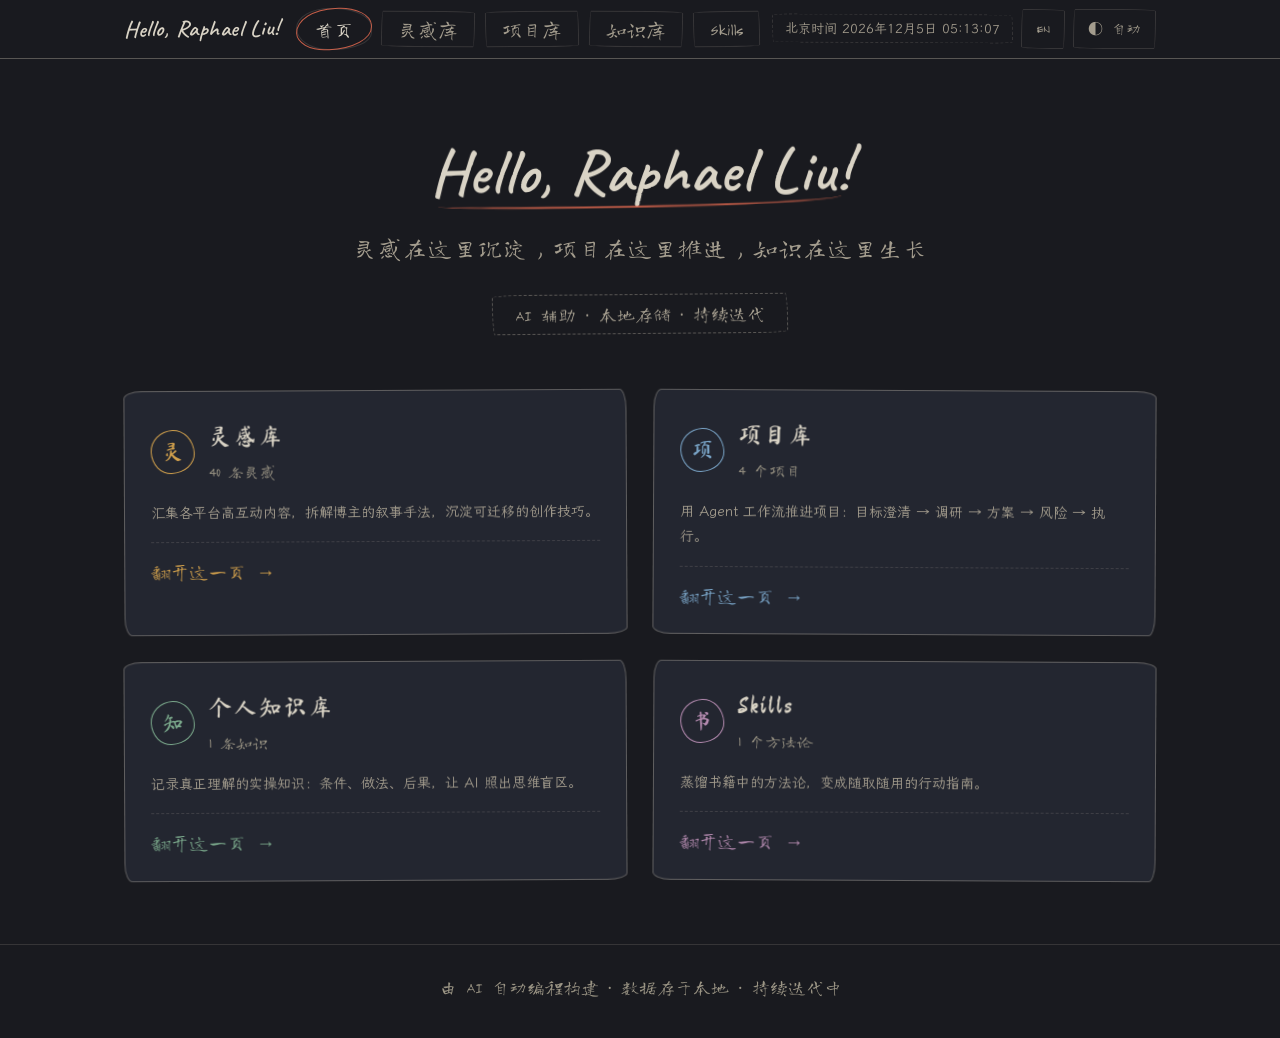
<file: index.html>
<!DOCTYPE html>
<html lang="zh-CN">
<head>
  <meta charset="UTF-8">
  <meta name="viewport" content="width=device-width, initial-scale=1.0">
  <meta name="description" content="Raphael Liu 的第二大脑：灵感库、项目库、个人知识库与 Skills 方法论。AI 辅助 · 本地存储 · 持续迭代。">
  <meta name="theme-color" content="#f9f7f1">
  <meta name="color-scheme" content="light dark">
  <meta property="og:type" content="website">
  <meta property="og:title" content="Raphael Liu · 首页">
  <meta property="og:description" content="Raphael Liu 的第二大脑：灵感库、项目库、个人知识库与 Skills 方法论。">
  <title>Raphael Liu · 首页</title>
  <link rel="stylesheet" href="assets/fonts/fonts.css">
  <link rel="icon" type="image/svg+xml" href="assets/favicon.svg">
  <link rel="stylesheet" href="assets/style.css">
  <script src="data/inspiration.js"></script>
  <script src="data/projects.js"></script>
  <script src="data/knowledge.js"></script>
  <script src="data/skills.js"></script>
  <script src="assets/app.js"></script>
</head>
<body data-page="index">
  <div id="nav"></div>

  <main class="container">
    <section class="hero">
      <h1>Hello, Raphael Liu!</h1>
      <p class="subtitle" data-i18n="index.subtitle">灵感在这里沉淀，项目在这里推进，知识在这里生长</p>
      <span class="tagline" data-i18n="index.tagline">AI 辅助 · 本地存储 · 持续迭代</span>
    </section>

    <section class="module-grid" id="modules"></section>
  </main>

  <div id="footer"></div>

  <script>
    document.getElementById('nav').innerHTML = renderNav('index.html');
    document.getElementById('footer').innerHTML = renderFooter();

    // 模块卡计数 = 数据文件条目 + 各页 localStorage 本地新增
    function lsCount(key) {
      try { return JSON.parse(localStorage.getItem(key) || '[]').length; } catch (e) { return 0; }
    }

    function renderModules() {
      var modules = [
        {
          href: 'inspiration.html', theme: 't-inspiration', icon: '灵',
          title: t('mod.inspiration.title'), count: getData('inspiration').length + lsCount('rl_insp_local_v1'), unit: t('mod.inspiration.unit'),
          desc: t('mod.inspiration.desc'), empty: t('mod.empty.inspiration')
        },
        {
          href: 'projects.html', theme: 't-projects', icon: '项',
          title: t('mod.projects.title'), count: getData('projects').length + lsCount('rl_projects_local_v1'), unit: t('mod.projects.unit'),
          desc: t('mod.projects.desc'), empty: t('mod.empty.projects')
        },
        {
          href: 'knowledge.html', theme: 't-knowledge', icon: '知',
          title: t('mod.knowledge.title'), count: getData('knowledge').length + lsCount('qianwen_kb_cards_v1'), unit: t('mod.knowledge.unit'),
          desc: t('mod.knowledge.desc'), empty: t('mod.empty.knowledge')
        },
        {
          href: 'skills.html', theme: 't-skills', icon: '书',
          title: t('mod.skills.title'), count: getData('skills').length + lsCount('rl_skills_local_v1'), unit: t('mod.skills.unit'),
          desc: t('mod.skills.desc'), empty: t('mod.empty.skills')
        }
      ];

      document.getElementById('modules').innerHTML = modules.map(function (m) {
        return '<a class="module-card ' + m.theme + '" href="' + m.href + '">' +
          '<div class="mc-head">' +
            '<div class="mc-icon">' + m.icon + '</div>' +
            '<div><h2>' + m.title + '</h2>' +
            '<div class="mc-count">' + (m.count > 0
              ? m.count + ' ' + m.unit
              : '<span class="mc-empty">' + m.empty + '</span>') + '</div></div>' +
          '</div>' +
          '<p class="mc-desc">' + m.desc + '</p>' +
          '<div class="mc-foot">' + t('mod.foot') + '</div>' +
        '</a>';
      }).join('');
    }
    renderModules();
    document.addEventListener('langchange', renderModules);
  </script>
</body>
</html>
</file>
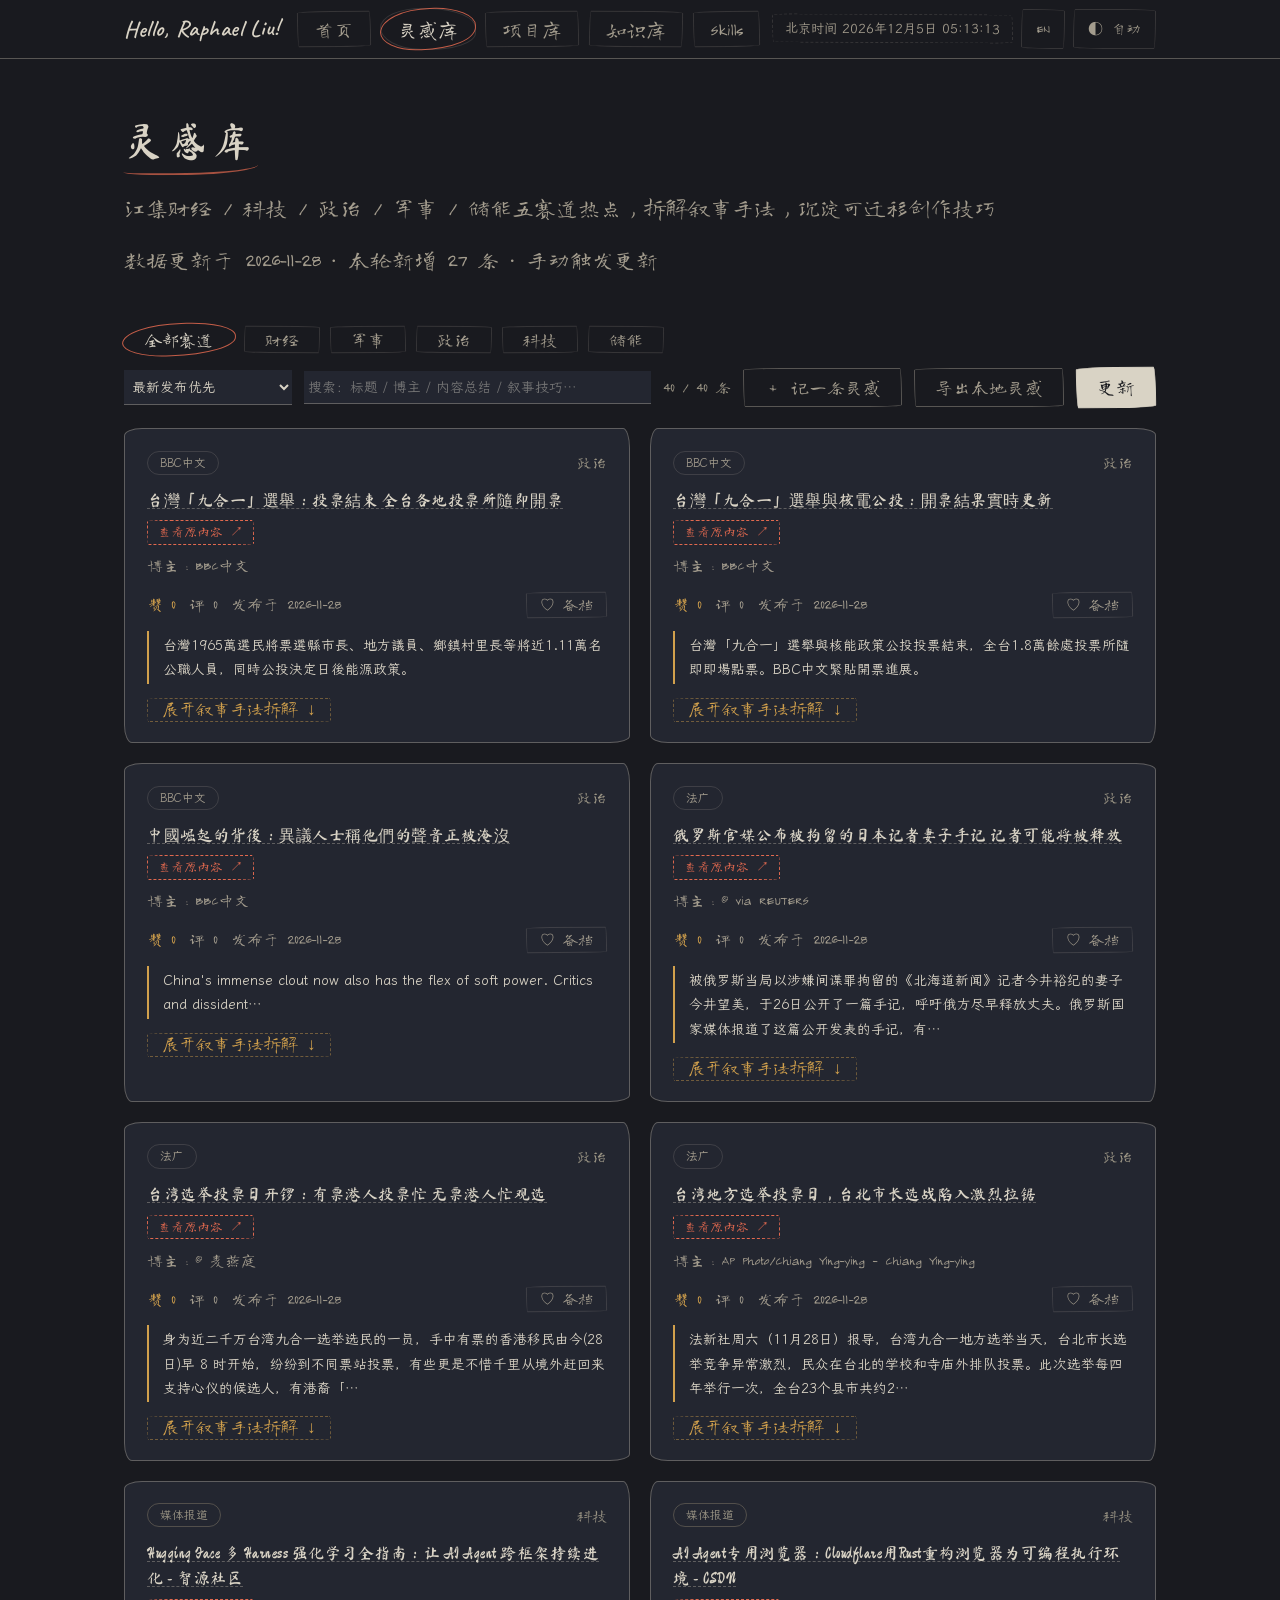
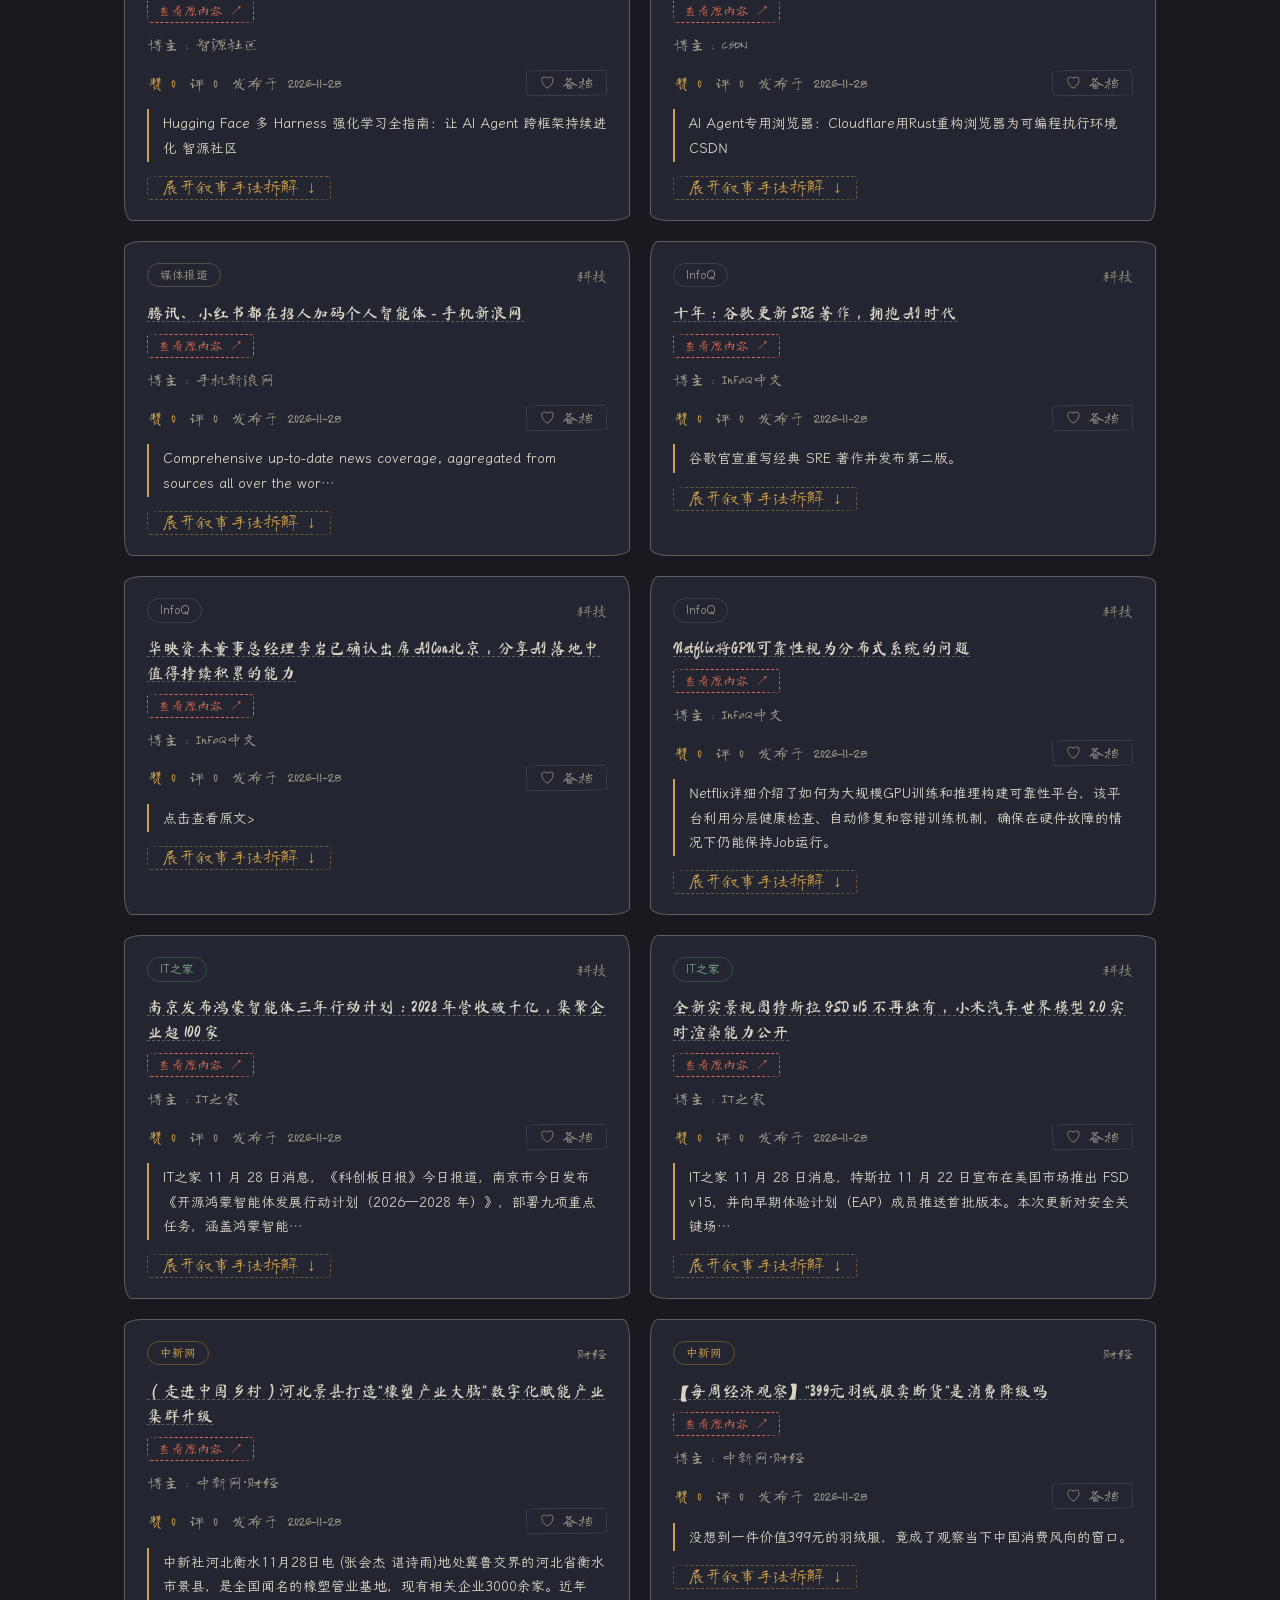
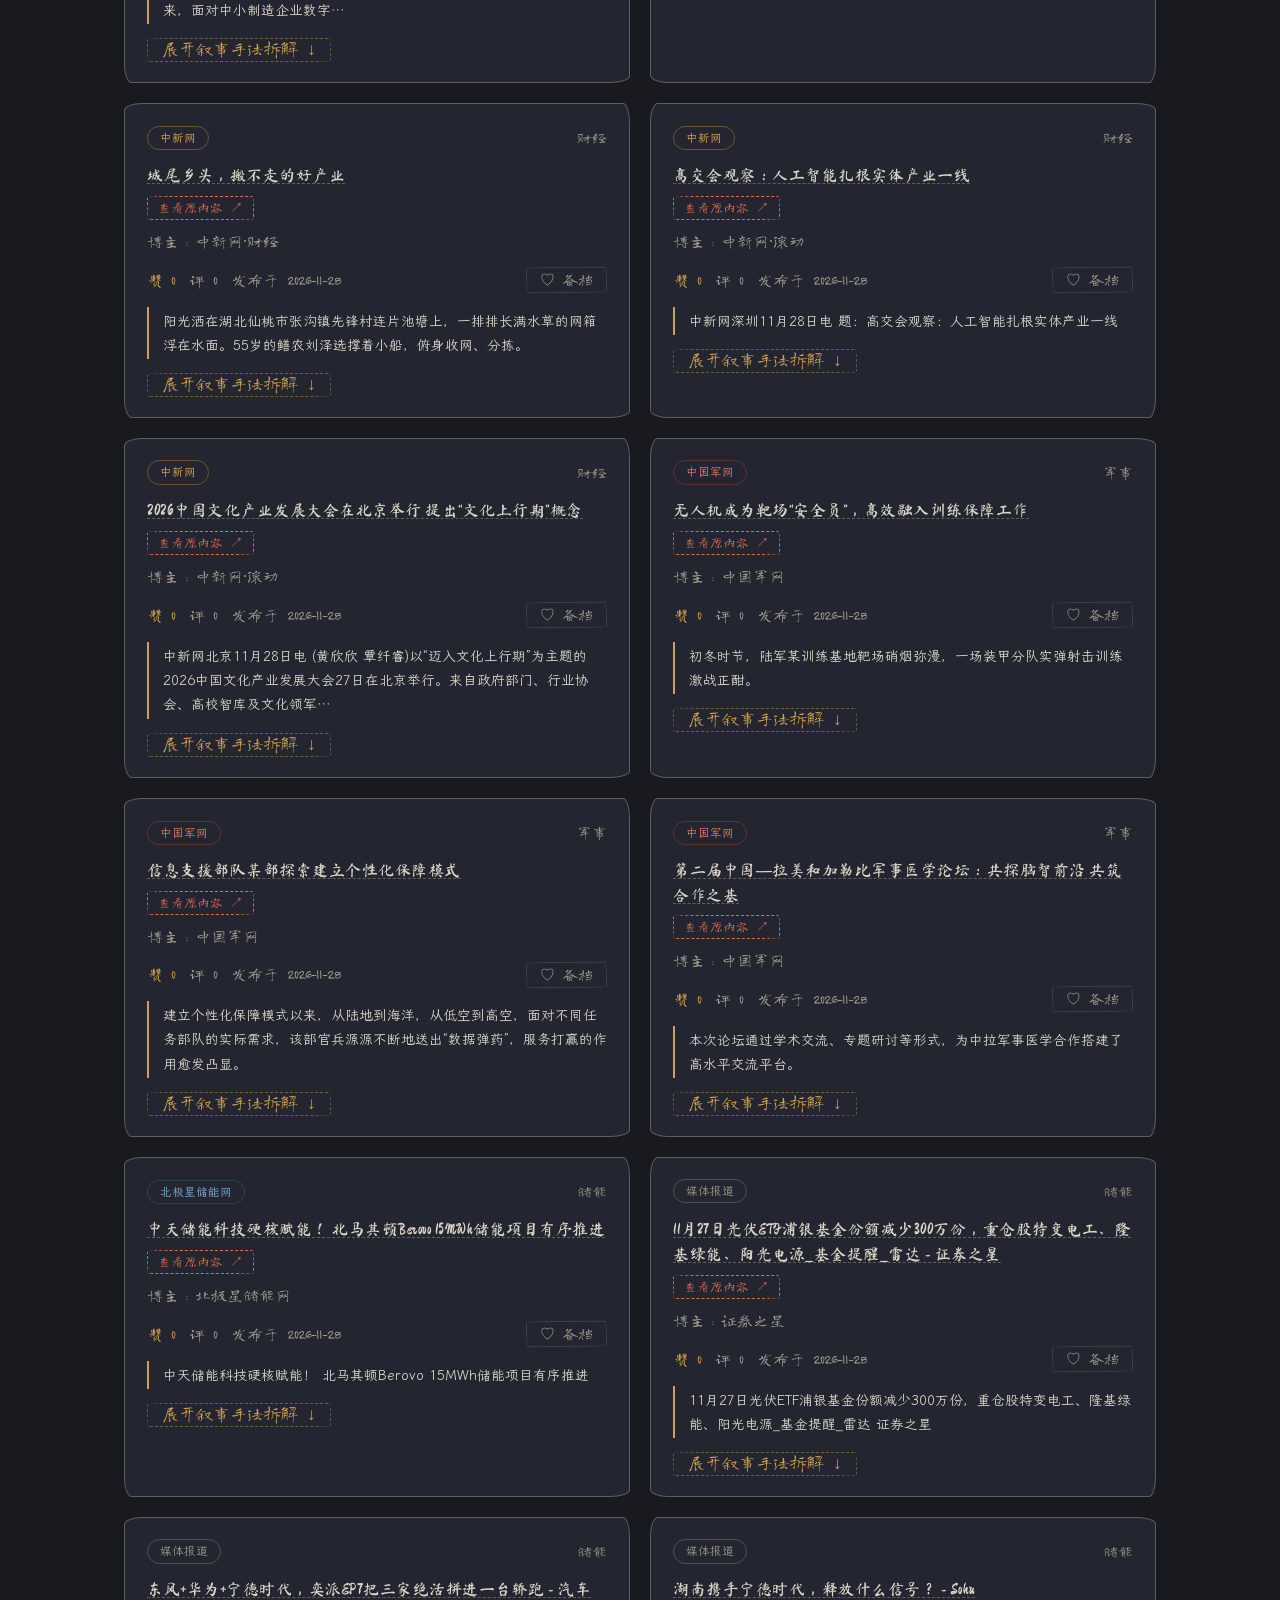
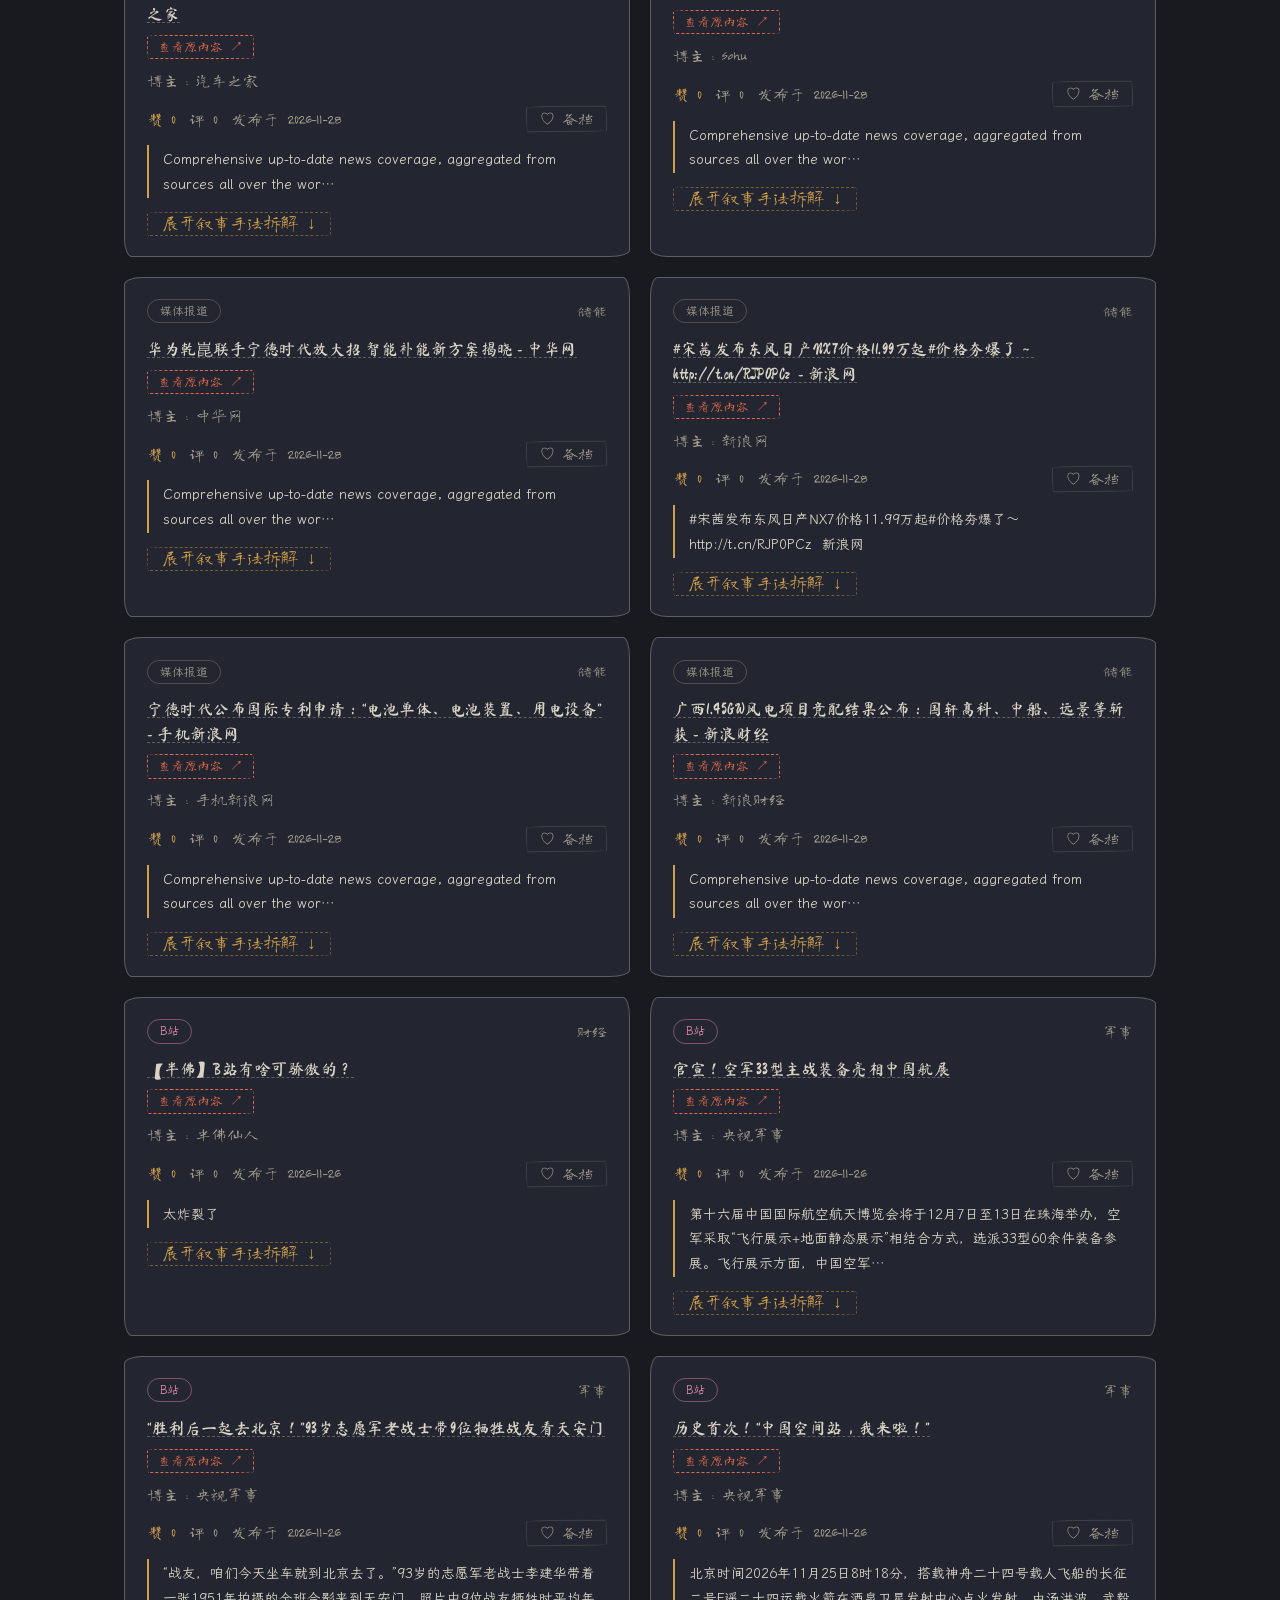
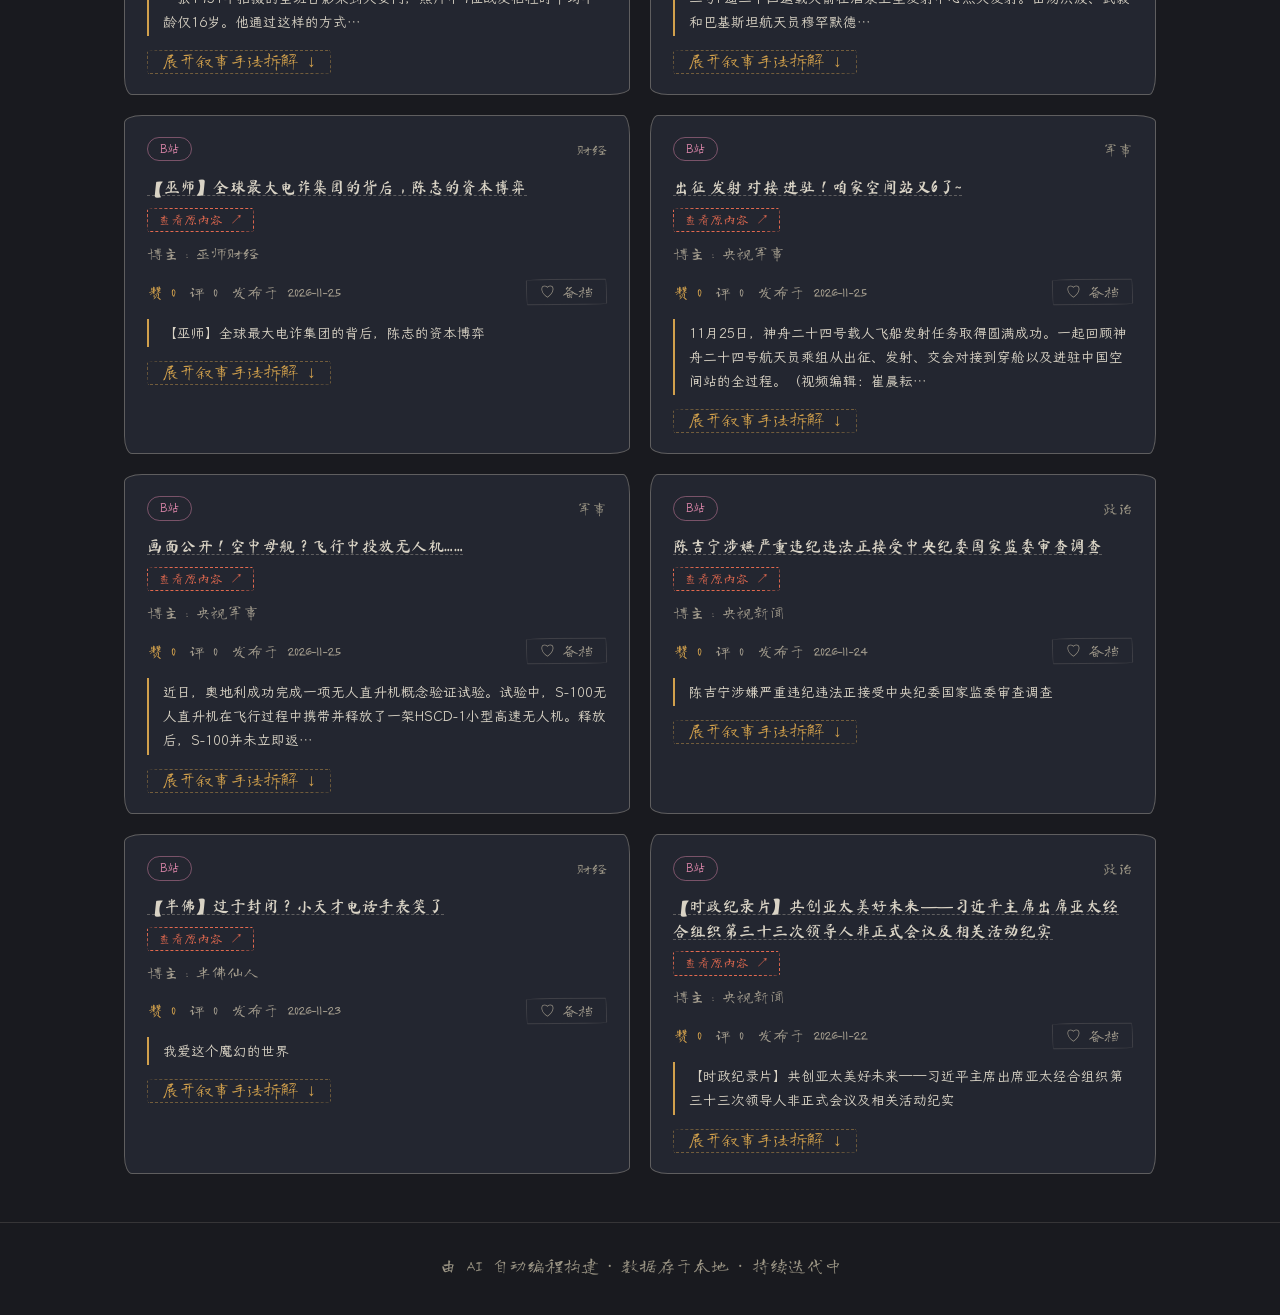
<file: inspiration.html>
<!DOCTYPE html>
<html lang="zh-CN">
<head>
  <meta charset="UTF-8">
  <meta name="viewport" content="width=device-width, initial-scale=1.0">
  <meta name="description" content="汇集科技 / 财经 / 政治 / 军事 / 储能五赛道热点，拆解叙事手法，沉淀可迁移的创作技巧。">
  <meta name="theme-color" content="#f9f7f1">
  <meta name="color-scheme" content="light dark">
  <meta property="og:type" content="website">
  <meta property="og:title" content="灵感库 · Raphael Liu">
  <meta property="og:description" content="汇集科技 / 财经 / 政治 / 军事 / 储能五赛道热点，拆解叙事手法，沉淀可迁移的创作技巧。">
  <title>灵感库 · Raphael Liu</title>
  <link rel="stylesheet" href="assets/fonts/fonts.css">
  <link rel="icon" type="image/svg+xml" href="assets/favicon.svg">
  <link rel="stylesheet" href="assets/style.css">
  <script src="data/inspiration.js"></script>
  <script src="assets/app.js"></script>
</head>
<body data-page="inspiration">
  <div id="nav"></div>

  <main class="container">
    <section class="page-head">
      <h1 data-i18n="insp.head">灵感库</h1>
      <p data-i18n="insp.sub">汇集财经 / 科技 / 政治 / 军事 / 储能五赛道热点，拆解叙事手法，沉淀可迁移创作技巧</p>
      <p class="insp-meta" id="inspMeta" hidden></p>
    </section>

    <nav class="track-row" id="trackRow" aria-label="赛道分类"></nav>

    <div class="toolbar">
      <select id="sortBy">
        <option value="published-desc" selected data-i18n="insp.sort.latest">最新发布优先</option>
        <option value="likes-desc" data-i18n="insp.sort.likes">高互动优先（点赞↓）</option>
      </select>
      <input type="text" id="searchKw" class="grow" placeholder="搜索：标题 / 博主 / 内容总结 / 叙事技巧…" data-i18n-ph="insp.search.ph">
      <span class="count" id="countInfo"></span>
      <button type="button" class="btn" id="inspToggleBtn" data-i18n="insp.form.show">＋ 记一条灵感</button>
      <button type="button" class="btn" id="inspExportBtn" data-i18n="insp.export">导出本地灵感</button>
      <button type="button" class="btn btn-primary" id="inspRefreshBtn" data-i18n="insp.refresh" title="页内直接触发云端采集更新">更新</button>
    </div>

    <section class="quick-form" id="inspFormPanel" hidden>
      <h3 data-i18n="insp.form.title">手动记一条灵感</h3>
      <p class="qf-hint" data-i18n="insp.form.hint"></p>
      <div class="qf-grid">
        <label><span data-i18n="insp.label.title">标题 *</span><input id="i-title" type="text"></label>
        <label><span data-i18n="insp.label.author">博主（可空）</span><input id="i-author" type="text"></label>
        <label><span data-i18n="insp.label.platform">平台</span>
          <select id="i-platform">
            <option value="微信公众号">微信公众号</option>
            <option value="抖音">抖音</option>
            <option value="推特">推特</option>
            <option value="油管">油管</option>
            <option value="国家媒体">国家媒体</option>
            <option value="">其他平台</option>
          </select>
        </label>
        <label><span data-i18n="insp.label.domain">赛道（可空）</span><input id="i-domain" type="text"></label>
        <label><span data-i18n="insp.label.link">原文链接（可空）</span><input id="i-link" type="url" placeholder="https://v.douyin.com/…"></label>
      </div>
      <label><span data-i18n="insp.label.summary">内容总结 *</span><textarea id="i-summary" rows="3"></textarea></label>
      <label><span data-i18n="insp.label.transfer">可迁移技巧（每行一条，可空）</span><textarea id="i-transfer" rows="2"></textarea></label>
      <div class="qf-actions">
        <button type="button" class="btn btn-primary" id="inspSaveBtn" data-i18n="insp.save">保存灵感</button>
      </div>
    </section>

    <section class="quick-form" id="inspTokenPanel" hidden>
      <h3 data-i18n="insp.token.title">设置 GitHub 令牌</h3>
      <p class="qf-hint" data-i18n="insp.token.hint"></p>
      <div class="qf-grid">
        <label><span data-i18n="insp.token.label">令牌</span><input id="gh-token" type="password" autocomplete="off" placeholder="github_pat_…"></label>
      </div>
      <div class="qf-actions">
        <button type="button" class="btn btn-primary" id="ghTokenSave" data-i18n="insp.token.save">保存令牌</button>
        <button type="button" class="btn" id="ghTokenClear" data-i18n="insp.token.clear">清除令牌</button>
      </div>
    </section>

    <section class="insp-grid" id="inspGrid"></section>
  </main>

  <div id="footer"></div>
  <div class="toast" id="toast" role="status" aria-live="polite"></div>

  <script>
    document.getElementById('nav').innerHTML = renderNav('inspiration.html');
    document.getElementById('footer').innerHTML = renderFooter();

    /* ---------- 本地新增与导出（与知识库同模式） ---------- */
    var LS_INSP = 'rl_insp_local_v1';
    function today() { return new Date().toISOString().slice(0, 10); }
    function downloadText(filename, text) {
      var blob = new Blob([text], { type: 'application/json;charset=utf-8' });
      var a = document.createElement('a');
      a.href = URL.createObjectURL(blob);
      a.download = filename;
      a.click();
      URL.revokeObjectURL(a.href);
    }
    function toast(msg) {
      var el = document.getElementById('toast');
      el.textContent = msg;
      el.classList.add('show');
      clearTimeout(el._timer);
      el._timer = setTimeout(function () { el.classList.remove('show'); }, 2600);
    }
    /* 点赞备档：快照存本浏览器，同步在项目库生成本地「灵感备档」项目 */
    var LS_LIKED = 'rl_insp_liked_v1';
    var LS_PROJ_LOCAL = 'rl_projects_local_v1';
    function loadLiked() {
      try { return JSON.parse(localStorage.getItem(LS_LIKED) || '[]'); } catch (e) { return []; }
    }
    function isLiked(id) { return loadLiked().some(function (x) { return x.id === id; }); }
    function toggleLike(id) {
      var liked = loadLiked();
      var idx = -1;
      for (var i = 0; i < liked.length; i++) if (liked[i].id === id) { idx = i; break; }
      var locals;
      try { locals = JSON.parse(localStorage.getItem(LS_PROJ_LOCAL) || '[]'); } catch (e) { locals = []; }
      if (!Array.isArray(locals)) locals = [];
      var projId = 'local-insp-' + id;
      var pi = -1;
      for (var j = 0; j < locals.length; j++) if (locals[j].id === projId) { pi = j; break; }
      if (idx >= 0) { /* 取消备档：灵感快照与项目库条目一并移除 */
        liked.splice(idx, 1);
        if (pi >= 0) locals.splice(pi, 1);
        toast(t('insp.toast.unliked'));
      } else {
        var it = null;
        var items = allItems();
        for (var k = 0; k < items.length; k++) if (items[k].id === id) { it = items[k]; break; }
        if (!it) return;
        liked.push(JSON.parse(JSON.stringify(it)));
        var tr = (it.narrativeAnalysis && it.narrativeAnalysis.transferable) || [];
        var steps = tr.length ? tr.map(function (tt, i) {
          return { step: '创作应用 ' + (i + 1) + '：' + tt, agent: '个人创作', output: '', status: '待开始' };
        }) : [{ step: '选题构思', agent: '个人创作', output: '', status: '待开始' }];
        locals.unshift({
          id: projId,
          name: ('灵感备档 · ' + (it.title || '')).slice(0, 42),
          stage: '构想', type: 'mkt', level: 'S', scale: 'micro',
          goal: it.contentSummary || it.title || '',
          accept: '将该灵感的可迁移技巧用进个人创作',
          kill: '', gates: [],
          workflow: steps,
          deliverables: it.link ? [it.link] : [],
          inspSource: { platform: it.platform || '', author: it.author || '', link: it.link || '', title: it.title || '', track: it.domain || it.track || '' },
          updatedAt: new Date().toISOString().slice(0, 10)
        });
        toast(t('insp.toast.liked'));
      }
      localStorage.setItem(LS_LIKED, JSON.stringify(liked));
      localStorage.setItem(LS_PROJ_LOCAL, JSON.stringify(locals));
      renderGrid();
    }

    function loadLocalInsp() {
      try { return JSON.parse(localStorage.getItem(LS_INSP) || '[]'); } catch (e) { return []; }
    }
    function saveLocalInsp(arr) { localStorage.setItem(LS_INSP, JSON.stringify(arr)); }
    function allItems() { return getData('inspiration').concat(loadLocalInsp()); }

    /* 平台徽章配色：官方媒体 / 科技 / 储能 / 军事 / 社交平台 各成一色；未列出的媒体用中性色 */
    var PLATFORM_CLASS = {
      '国家媒体': 'p-official', '官方媒体': 'p-official',
      '人民网': 'p-official', '新华网': 'p-official', '新华社': 'p-official',
      '央视新闻': 'p-official', '中新网': 'p-official', '中国政府网': 'p-official',
      'IT之家': 'p-tech', '量子位': 'p-tech', '雷锋网': 'p-tech',
      '北极星储能网': 'p-energy',
      '央视军事': 'p-mil', '中国军网': 'p-mil', '凤凰军事': 'p-mil',
      'B站': 'p-bilibili',
      '媒体报道': 'p-media',
      '抖音': 'p-douyin', '微信公众号': 'p-weixin', '知乎': 'p-zhihu',
      '油管': 'p-youtube', '推特': 'p-twitter'
    };
    var SEARCH_FIELDS = ['title', 'author', 'contentSummary', 'domain',
      'narrativeAnalysis.hook', 'narrativeAnalysis.structure',
      'narrativeAnalysis.emotionCurve', 'narrativeAnalysis.transferable'];

    function likesOf(item) { return (item.metrics && item.metrics.likes) || 0; }
    function commentsOf(item) { return (item.metrics && item.metrics.comments) || 0; }

    function renderCard(item) {
      var a = item.narrativeAnalysis || {};
      var transferable = Array.isArray(a.transferable) ? a.transferable : [];
      return '<article class="i-card" data-id="' + esc(item.id) + '">' +
        '<div class="i-top">' +
          (item.id && String(item.id).indexOf('local-') === 0 ? '<span class="local-badge">' + t('insp.localBadge') + '</span>' : '') +
          '<span class="platform-badge ' + (PLATFORM_CLASS[item.platform] || '') + '">' + esc(item.platform || t('insp.otherPlatform')) + '</span>' +
          '<span class="i-domain">' + esc(item.domain || t('insp.noDomain')) + '</span>' +
        '</div>' +
        '<h4>' + (item.link
          ? '<a href="' + esc(item.link) + '" target="_blank" rel="noopener">' + esc(item.title) + '</a>'
          : esc(item.title)) + '</h4>' +
        (item.link
          ? '<div class="i-linkrow"><a class="i-link-chip" href="' + esc(item.link) + '" target="_blank" rel="noopener">' + t('insp.viewOriginal') + '</a></div>'
          : '') +
        '<div class="i-author">' + t('insp.author') + esc(item.author || t('insp.unknown')) + '</div>' +
        '<div class="i-metrics">' +
          '<span>' + t('insp.likes') + ' ' + fmtNum(likesOf(item)) + '</span>' +
          '<span>' + t('insp.comments') + ' ' + fmtNum(commentsOf(item)) + '</span>' +
          (item.published || (item.metrics && item.metrics.collected) ? '<span>' + t('insp.published') + esc(pubOf(item)) + '</span>' : '') +
          '<button type="button" class="like-btn' + (isLiked(item.id) ? ' on' : '') + '" onclick="toggleLike(\'' + esc(item.id) + '\')">' +
            (isLiked(item.id) ? '♥ ' + t('insp.liked') : '♡ ' + t('insp.like')) + '</button>' +
        '</div>' +
        '<div class="i-summary">' + esc(item.contentSummary || t('insp.noSummary')) + '</div>' +
        '<button class="i-toggle" onclick="toggleCard(this)">' + t('insp.expand') + '</button>' +
        '<div class="i-analysis">' +
          '<div class="k-item"><div class="k-label">' + t('insp.label.hook') + '</div><div class="k-text">' + esc(a.hook || t('insp.pending')) + '</div></div>' +
          '<div class="k-item"><div class="k-label">' + t('insp.label.structure') + '</div><div class="k-text">' + esc(a.structure || t('insp.pending')) + '</div></div>' +
          '<div class="k-item"><div class="k-label">' + t('insp.label.emotion') + '</div><div class="k-text">' + esc(a.emotionCurve || t('insp.pending')) + '</div></div>' +
          '<div class="k-item"><div class="k-label">' + t('insp.label.transfer') + '</div><div class="k-text">' +
            (transferable.length ? transferable.map(function (tt) { return '· ' + esc(tt); }).join('<br>') : t('insp.pending')) +
          '</div></div>' +
        '</div>' +
      '</article>';
    }

    function toggleCard(btn) {
      var card = btn.closest('.i-card');
      card.classList.toggle('open');
      btn.textContent = card.classList.contains('open')
        ? t('insp.collapse') : t('insp.expand');
    }

    /* 赛道分类抬头：独立一行 tab，动态生成自数据，点击即过滤 */
    var currentTrack = '';
    function trackOf(it) { return (it.track || it.domain || '').trim(); }
    function renderTrackTabs() {
      var tracks = [];
      allItems().forEach(function (it) {
        var d = trackOf(it);
        if (d && tracks.indexOf(d) < 0) tracks.push(d);
      });
      document.getElementById('trackRow').innerHTML =
        '<button type="button" class="track-tab' + (currentTrack ? '' : ' on') + '" data-t="">' + t('insp.allDomain') + '</button>' +
        tracks.map(function (d) {
          return '<button type="button" class="track-tab' + (currentTrack === d ? ' on' : '') + '" data-t="' + esc(d) + '">' + esc(d) + '</button>';
        }).join('');
    }

    function pubOf(it) { return String(it.published || (it.metrics && it.metrics.collected) || ''); }

    function renderGrid() {
      var sortBy = document.getElementById('sortBy').value;
      var kw = document.getElementById('searchKw').value.trim();

      var list = allItems().filter(function (it) {
        if (currentTrack && trackOf(it) !== currentTrack) return false;
        return matchKeyword(it, kw, SEARCH_FIELDS);
      });

      list.sort(function (a, b) {
        if (sortBy === 'likes-desc') return likesOf(b) - likesOf(a);
        return pubOf(b).localeCompare(pubOf(a)); /* 最新发布优先 */
      });

      document.getElementById('countInfo').textContent =
        list.length + ' / ' + allItems().length + t('insp.count.unit');

      var grid = document.getElementById('inspGrid');
      if (!list.length) {
        grid.innerHTML = '<div class="empty" style="grid-column:1/-1"><div class="big">' + t('common.empty') + '</div>' +
          t('insp.empty') + '</div>';
        return;
      }
      grid.innerHTML = list.map(renderCard).join('');
    }

    document.getElementById('sortBy').addEventListener('change', renderGrid);
    document.getElementById('searchKw').addEventListener('input', renderGrid);
    document.getElementById('trackRow').addEventListener('click', function (e) {
      var btn = e.target.closest('.track-tab');
      if (!btn) return;
      currentTrack = btn.getAttribute('data-t') || '';
      renderTrackTabs();
      renderGrid();
    });

    /* 表单开合 / 保存 / 导出 */
    var formPanel = document.getElementById('inspFormPanel');
    document.getElementById('inspToggleBtn').addEventListener('click', function () {
      var show = formPanel.hidden;
      formPanel.hidden = !show;
      this.textContent = show ? t('insp.form.hide') : t('insp.form.show');
      if (show) document.getElementById('i-title').focus();
    });
    document.getElementById('inspSaveBtn').addEventListener('click', function () {
      var title = document.getElementById('i-title').value.trim();
      var summary = document.getElementById('i-summary').value.trim();
      ['i-title', 'i-summary'].forEach(function (id) {
        document.getElementById(id).classList.remove('f-err');
      });
      var bad = [];
      if (!title) bad.push('i-title');
      if (!summary) bad.push('i-summary');
      if (bad.length) {
        bad.forEach(function (id) { document.getElementById(id).classList.add('f-err'); });
        document.getElementById(bad[0]).scrollIntoView({ behavior: 'smooth', block: 'center' });
        document.getElementById(bad[0]).focus({ preventScroll: true });
        toast(t('insp.err'));
        return;
      }
      var transfer = document.getElementById('i-transfer').value.split('\n')
        .map(function (s) { return s.trim(); }).filter(Boolean);
      var link = document.getElementById('i-link').value.trim();
      if (link) {
        /* 分享口令/整段文字里自动抽出第一个有效链接（抖音口令、公众号消息直接粘贴即可） */
        var mUrl = link.match(/https?:\/\/[^\s'"<>，。；、）】《》]+/i);
        if (mUrl) link = mUrl[0].replace(/[),.;!?'"]+$/, '');
        else if (!/\s/.test(link) && /^[^\s]+\.[^\s]+$/.test(link)) link = 'https://' + link;
        else link = '';
      }
      var item = {
        id: 'local-' + Date.now().toString(36),
        title: title,
        author: document.getElementById('i-author').value.trim(),
        platform: document.getElementById('i-platform').value || t('insp.otherPlatform'),
        domain: document.getElementById('i-domain').value.trim(),
        link: link,
        contentSummary: summary,
        narrativeAnalysis: { transferable: transfer },
        metrics: { likes: 0, comments: 0, collected: today() }
      };
      var locals = loadLocalInsp();
      locals.unshift(item);
      saveLocalInsp(locals);
      ['i-title', 'i-author', 'i-domain', 'i-link', 'i-summary', 'i-transfer'].forEach(function (id) {
        document.getElementById(id).value = '';
      });
      renderTrackTabs();
      renderGrid();
      toast(t('insp.toast.saved'));
    });
    /* 出错字段一开始输入就摘掉红圈 */
    document.getElementById('inspFormPanel').addEventListener('input', function (e) {
      if (e.target.classList) e.target.classList.remove('f-err');
    });
    document.getElementById('inspExportBtn').addEventListener('click', function () {
      var locals = loadLocalInsp();
      if (!locals.length) { toast(t('insp.toast.noLocal')); return; }
      downloadText('inspiration-local.json', JSON.stringify(locals, null, 2));
      toast(t('insp.toast.exported'));
    });
    /* ---------- 页内更新：GitHub API 触发云端采集（静态站无后端，采集在 Actions 跑） ----------
     * 令牌只存本机浏览器 localStorage，不写入公开代码库；采集完成后页面自动载入新数据。 */
    var GH = { owner: 'liu940782100-create', repo: 'Personal-website', workflow: 'update-inspiration.yml', ref: 'main', tokenKey: 'rl_gh_token_v1' };
    var updateBtn = document.getElementById('inspRefreshBtn');
    var tokenPanel = document.getElementById('inspTokenPanel');

    function ghToken() { try { return localStorage.getItem(GH.tokenKey) || ''; } catch (e) { return ''; } }
    function ghApi(p, opts) {
      opts = opts || {};
      var h = {
        'Accept': 'application/vnd.github+json',
        'Authorization': 'Bearer ' + ghToken(),
        'X-GitHub-Api-Version': '2022-11-28'
      };
      if (opts.headers) { for (var k in opts.headers) h[k] = opts.headers[k]; }
      return fetch('https://api.github.com/repos/' + GH.owner + '/' + GH.repo + p, {
        method: opts.method || 'GET', headers: h, body: opts.body
      }).then(function (r) {
        return r.json().catch(function () { return {}; }).then(function (j) { return { ok: r.ok, status: r.status, body: j }; });
      });
    }
    function setUpdateBtn(text, disabled) { updateBtn.textContent = text; updateBtn.disabled = !!disabled; }
    function loadInspData() {
      return new Promise(function (res) {
        var s = document.createElement('script');
        s.src = 'data/inspiration.js?r=' + Date.now();
        s.onload = function () { res(true); };
        s.onerror = function () { res(false); };
        document.head.appendChild(s);
      });
    }
    function metaUpdatedAt() { return (window.DATA_INSPIRATION_META && window.DATA_INSPIRATION_META.updatedAt) || ''; }

    /* 采集完成 → 等 Pages 重新部署 → 自动载入新数据 */
    function waitForDeploy(prevAt, tries) {
      tries = tries || 0;
      fetch('data/inspiration.js?r=' + Date.now(), { cache: 'no-store' })
        .then(function (r) { return r.text(); })
        .then(function (txt) {
          var m = txt.match(/DATA_INSPIRATION_META\s*=\s*(\{[\s\S]*?\});/);
          var meta = m ? JSON.parse(m[1]) : null;
          if (meta && meta.updatedAt !== prevAt) {
            loadInspData().then(function () {
              renderTrackTabs(); renderGrid(); renderInspMeta();
              setUpdateBtn(t('insp.refresh'), false);
              toast(t('insp.toast.done').replace('{n}', meta.added != null ? meta.added : 0));
            });
            return;
          }
          if (tries >= 12) { setUpdateBtn(t('insp.refresh'), false); toast(t('insp.toast.noNew')); return; }
          setTimeout(function () { waitForDeploy(prevAt, tries + 1); }, 15000);
        })
        .catch(function () {
          if (tries < 12) setTimeout(function () { waitForDeploy(prevAt, tries + 1); }, 15000);
          else setUpdateBtn(t('insp.refresh'), false);
        });
    }

    function pollRun(startedAt, prevAt, tries) {
      if (tries > 30) { setUpdateBtn(t('insp.refresh'), false); toast(t('insp.toast.noNew')); return; }
      ghApi('/actions/runs?per_page=5').then(function (res) {
        var runs = (res.body && res.body.workflow_runs) || [];
        var mine = null;
        for (var i = 0; i < runs.length; i++) {
          if (runs[i].name === 'Update Inspiration' && new Date(runs[i].created_at).getTime() >= startedAt - 60000) { mine = runs[i]; break; }
        }
        if (!mine) { setTimeout(function () { pollRun(startedAt, prevAt, tries + 1); }, 8000); return; }
        if (mine.status === 'completed') {
          if (mine.conclusion === 'success') { waitForDeploy(prevAt, 0); }
          else { setUpdateBtn(t('insp.refresh'), false); toast(t('insp.toast.runFailed')); }
          return;
        }
        setUpdateBtn(t('insp.updating'), true);
        setTimeout(function () { pollRun(startedAt, prevAt, tries + 1); }, 8000);
      }).catch(function () { setTimeout(function () { pollRun(startedAt, prevAt, tries + 1); }, 8000); });
    }

    function runUpdate() {
      if (!ghToken()) { tokenPanel.hidden = false; toast(t('insp.toast.noToken')); return; }
      setUpdateBtn(t('insp.updating'), true);
      toast(t('insp.toast.updating'));
      var prevAt = metaUpdatedAt();
      var startedAt = Date.now();
      ghApi('/actions/workflows/' + GH.workflow + '/dispatches', {
        method: 'POST',
        headers: { 'Content-Type': 'application/json' },
        body: JSON.stringify({ ref: GH.ref })
      }).then(function (res) {
        if (!res.ok) {
          throw new Error(res.status === 401 || res.status === 403
            ? t('insp.toast.badToken')
            : ((res.body && res.body.message) || String(res.status)));
        }
        pollRun(startedAt, prevAt, 0);
      }).catch(function (e) {
        setUpdateBtn(t('insp.refresh'), false);
        toast(t('insp.toast.triggerFail').replace('{msg}', String(e.message || e)));
      });
    }
    updateBtn.addEventListener('click', runUpdate);

    /* 令牌面板：保存 / 清除（只存本机浏览器） */
    document.getElementById('ghTokenSave').addEventListener('click', function () {
      var v = document.getElementById('gh-token').value.trim();
      if (!v) { toast(t('insp.toast.noToken')); return; }
      try { localStorage.setItem(GH.tokenKey, v); } catch (e) {}
      document.getElementById('gh-token').value = '';
      tokenPanel.hidden = true;
      toast(t('insp.token.saved'));
    });
    document.getElementById('ghTokenClear').addEventListener('click', function () {
      try { localStorage.removeItem(GH.tokenKey); } catch (e) {}
      tokenPanel.hidden = true;
      toast(t('insp.token.cleared'));
    });
    /* 数据更新时间（由采集管道写入 DATA_INSPIRATION_META） */
    function renderInspMeta() {
      var meta = window.DATA_INSPIRATION_META;
      if (!meta) return;
      var el = document.getElementById('inspMeta');
      el.hidden = false;
      el.textContent = t('insp.meta')
        .replace('{date}', meta.updatedAt || '-')
        .replace('{n}', meta.added != null ? meta.added : '-');
    }
    renderInspMeta();

    renderTrackTabs();
    renderGrid();

    /* 切语言后无刷新重渲染动态内容；表单开合钮文案随面板状态修正 */
    document.addEventListener('langchange', function () {
      renderTrackTabs();
      renderGrid();
      renderInspMeta();
      var btn = document.getElementById('inspToggleBtn');
      btn.textContent = formPanel.hidden ? t('insp.form.show') : t('insp.form.hide');
    });
  </script>
</body>
</html>
</file>
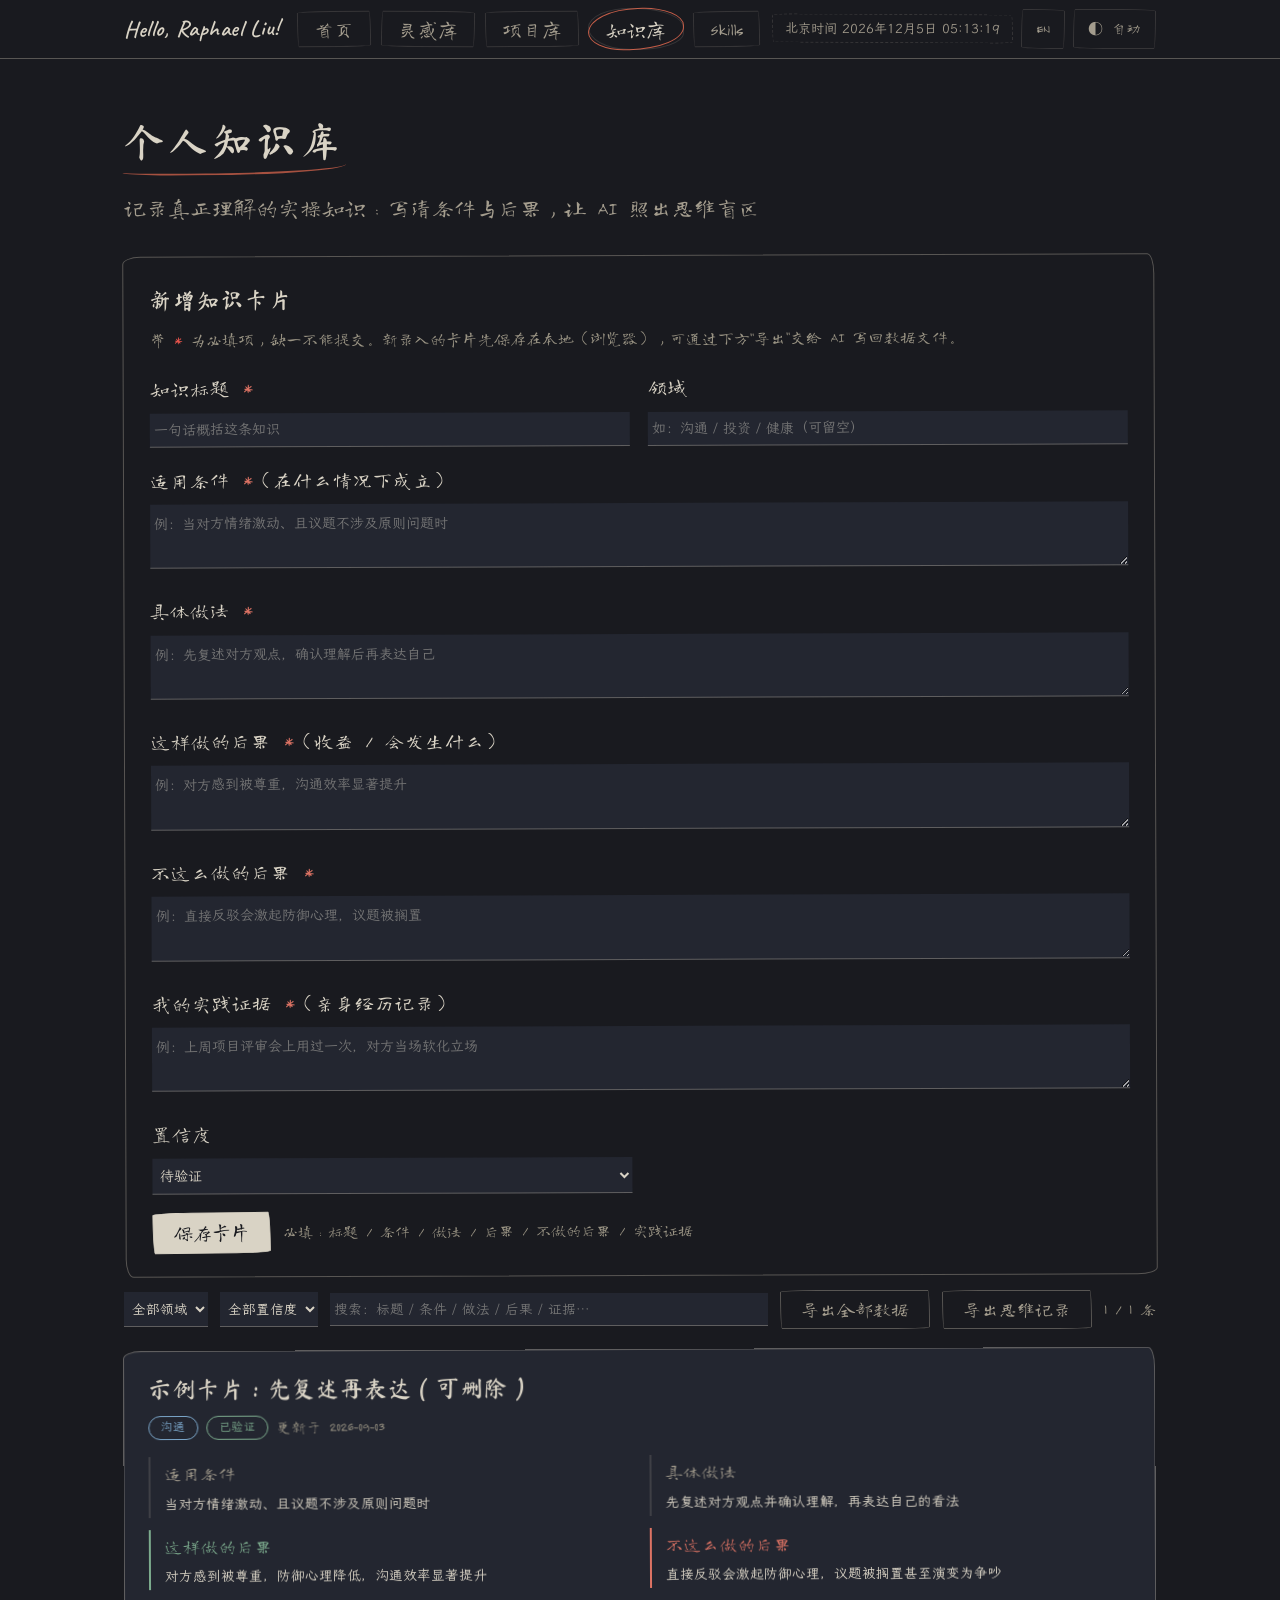
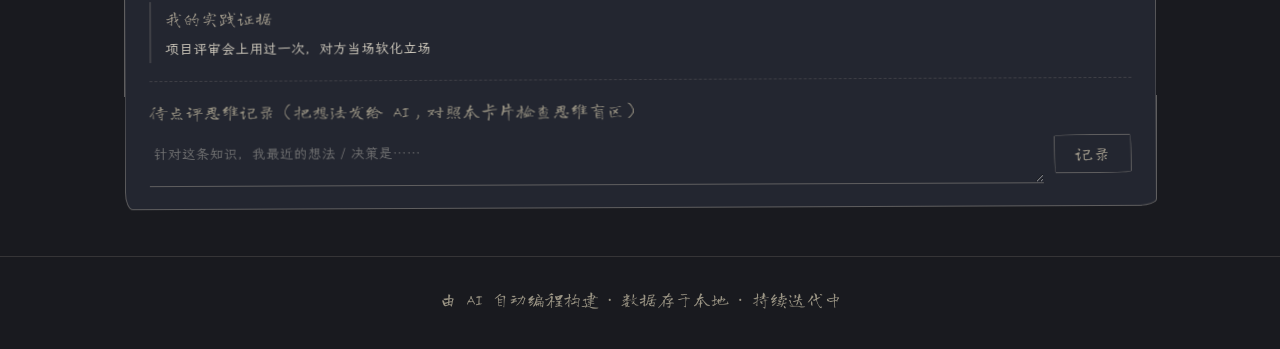
<file: knowledge.html>
<!DOCTYPE html>
<html lang="zh-CN">
<head>
  <meta charset="UTF-8">
  <meta name="viewport" content="width=device-width, initial-scale=1.0">
  <meta name="description" content="记录真正理解的实操知识：条件、做法、后果，让 AI 照出思维盲区。">
  <meta name="theme-color" content="#f9f7f1">
  <meta name="color-scheme" content="light dark">
  <meta property="og:type" content="website">
  <meta property="og:title" content="个人知识库 · Raphael Liu">
  <meta property="og:description" content="记录真正理解的实操知识：条件、做法、后果，让 AI 照出思维盲区。">
  <title>个人知识库 · Raphael Liu</title>
  <link rel="stylesheet" href="assets/fonts/fonts.css">
  <link rel="icon" type="image/svg+xml" href="assets/favicon.svg">
  <link rel="stylesheet" href="assets/style.css">
  <script src="data/knowledge.js"></script>
  <script src="assets/app.js"></script>
</head>
<body data-page="knowledge">
  <div id="nav"></div>

  <main class="container">
    <section class="page-head">
      <h1 data-i18n="kn.head">个人知识库</h1>
      <p data-i18n="kn.sub">记录真正理解的实操知识：写清条件与后果，让 AI 照出思维盲区</p>
    </section>

    <!-- 录入表单 -->
    <section class="panel">
      <h3 data-i18n="kn.form.title">新增知识卡片</h3>
      <div class="panel-sub" data-i18n="kn.form.sub">带 <span style="color:#e5534b">*</span> 为必填项，缺一不能提交。新录入的卡片先保存在本地（浏览器），可通过下方"导出"交给 AI 写回数据文件。</div>
      <form id="kForm">
        <div class="form-grid">
          <div class="field">
            <label data-i18n="kn.label.title">知识标题 <span class="req">*</span></label>
            <input type="text" id="f-title" placeholder="一句话概括这条知识" data-i18n-ph="kn.ph.title">
          </div>
          <div class="field">
            <label data-i18n="kn.label.domain">领域</label>
            <input type="text" id="f-domain" placeholder="如：沟通 / 投资 / 健康（可留空）" data-i18n-ph="kn.ph.domain">
          </div>
          <div class="field full">
            <label data-i18n="kn.label.condition">适用条件 <span class="req">*</span>（在什么情况下成立）</label>
            <textarea id="f-condition" placeholder="例：当对方情绪激动、且议题不涉及原则问题时" data-i18n-ph="kn.ph.condition"></textarea>
          </div>
          <div class="field full">
            <label data-i18n="kn.label.action">具体做法 <span class="req">*</span></label>
            <textarea id="f-action" placeholder="例：先复述对方观点，确认理解后再表达自己" data-i18n-ph="kn.ph.action"></textarea>
          </div>
          <div class="field full">
            <label data-i18n="kn.label.consequence">这样做的后果 <span class="req">*</span>（收益 / 会发生什么）</label>
            <textarea id="f-consequence" placeholder="例：对方感到被尊重，沟通效率显著提升" data-i18n-ph="kn.ph.consequence"></textarea>
          </div>
          <div class="field full">
            <label data-i18n="kn.label.counterfactual">不这么做的后果 <span class="req">*</span></label>
            <textarea id="f-counterfactual" placeholder="例：直接反驳会激起防御心理，议题被搁置" data-i18n-ph="kn.ph.counterfactual"></textarea>
          </div>
          <div class="field full">
            <label data-i18n="kn.label.evidence">我的实践证据 <span class="req">*</span>（亲身经历记录）</label>
            <textarea id="f-evidence" placeholder="例：上周项目评审会上用过一次，对方当场软化立场" data-i18n-ph="kn.ph.evidence"></textarea>
          </div>
          <div class="field">
            <label data-i18n="kn.label.confidence">置信度</label>
            <select id="f-confidence">
              <option value="待验证" selected data-i18n="kn.conf.pending">待验证</option>
              <option value="已验证" data-i18n="kn.conf.verified">已验证</option>
            </select>
          </div>
        </div>
        <div class="form-error" id="formError"></div>
        <div class="form-actions">
          <button type="submit" class="btn btn-primary" data-i18n="kn.save">保存卡片</button>
          <span class="form-tip" data-i18n="kn.form.tip">必填：标题 / 条件 / 做法 / 后果 / 不做的后果 / 实践证据</span>
        </div>
      </form>
    </section>

    <!-- 工具条 -->
    <div class="toolbar">
      <select id="filterDomain"><option value="" data-i18n="kn.allDomain">全部领域</option></select>
      <select id="filterConfidence">
        <option value="" data-i18n="kn.allConf">全部置信度</option>
        <option value="已验证" data-i18n="kn.conf.verified">已验证</option>
        <option value="待验证" data-i18n="kn.conf.pending">待验证</option>
      </select>
      <input type="text" id="searchKw" class="grow" placeholder="搜索：标题 / 条件 / 做法 / 后果 / 证据…" data-i18n-ph="kn.search.ph">
      <button class="btn" id="btnExportData" data-i18n="kn.exportData">导出全部数据</button>
      <button class="btn" id="btnExportReview" data-i18n="kn.exportReview">导出思维记录</button>
      <span class="count" id="countInfo"></span>
    </div>

    <!-- 卡片列表 -->
    <section class="card-list" id="cardList"></section>
  </main>

  <div id="footer"></div>
  <div class="toast" id="toast"></div>

  <script>
    document.getElementById('nav').innerHTML = renderNav('knowledge.html');
    document.getElementById('footer').innerHTML = renderFooter();

    /* ---------- 本地存储 ---------- */
    var LS_CARDS = 'qianwen_kb_cards_v1';
    var LS_REVIEWS = 'qianwen_kb_reviews_v1';

    function loadLocalCards() {
      try { return JSON.parse(localStorage.getItem(LS_CARDS)) || []; } catch (e) { return []; }
    }
    function saveLocalCards(arr) { localStorage.setItem(LS_CARDS, JSON.stringify(arr)); }
    function loadReviews() {
      try { return JSON.parse(localStorage.getItem(LS_REVIEWS)) || {}; } catch (e) { return {}; }
    }
    function saveReviews(obj) { localStorage.setItem(LS_REVIEWS, JSON.stringify(obj)); }

    function today() { return new Date().toISOString().slice(0, 10); }

    /* ---------- 合并数据：数据文件 + 本地新录入 ---------- */
    function allCards() {
      return getData('knowledge').concat(loadLocalCards());
    }

    /* ---------- 渲染领域筛选 ---------- */
    function refreshDomainOptions() {
      var domains = [];
      allCards().forEach(function (c) {
        var d = (c.domain || t('kn.uncategorized')).trim() || t('kn.uncategorized');
        if (domains.indexOf(d) < 0) domains.push(d);
      });
      var sel = document.getElementById('filterDomain');
      var cur = sel.value;
      sel.innerHTML = '<option value="">' + t('kn.allDomain') + '</option>' +
        domains.map(function (d) { return '<option value="' + esc(d) + '">' + esc(d) + '</option>'; }).join('');
      sel.value = cur;
    }

    /* ---------- 卡片渲染 ---------- */
    var SEARCH_FIELDS = ['title', 'domain', 'condition', 'action', 'consequence', 'counterfactual', 'evidence'];

    function renderCards() {
      var fd = document.getElementById('filterDomain').value;
      var fc = document.getElementById('filterConfidence').value;
      var kw = document.getElementById('searchKw').value.trim();

      var list = allCards().filter(function (c) {
        var d = (c.domain || t('kn.uncategorized')).trim() || t('kn.uncategorized');
        if (fd && d !== fd) return false;
        if (fc && c.confidence !== fc) return false;
        return matchKeyword(c, kw, SEARCH_FIELDS);
      });

      document.getElementById('countInfo').textContent = list.length + ' / ' + allCards().length + t('kn.count.unit');

      var box = document.getElementById('cardList');
      if (!list.length) {
        box.innerHTML = '<div class="empty"><div class="big">' + t('common.empty') + '</div>' + t('kn.empty') + '</div>';
        return;
      }
      box.innerHTML = list.map(renderCard).join('');
    }

    function renderCard(c) {
      var isLocal = /^local-/.test(c.id);
      var domain = (c.domain || t('kn.uncategorized')).trim() || t('kn.uncategorized');
      var confBadge = c.confidence === '已验证'
        ? '<span class="badge badge-green">' + t('kn.conf.verified') + '</span>'
        : '<span class="badge badge-amber">' + t('kn.conf.pending') + '</span>';

      return '<article class="k-card" data-id="' + esc(c.id) + '">' +
        '<div class="k-head"><div>' +
          '<div class="k-title">' + esc(c.title) + '</div>' +
          '<div class="k-meta">' +
            '<span class="badge badge-domain">' + esc(domain) + '</span>' + confBadge +
            (isLocal ? '<span class="badge badge-local">' + t('kn.localBadge') + '</span>' : '') +
            '<span>' + t('kn.updated') + esc(c.updatedAt || '-') + '</span>' +
          '</div>' +
        '</div>' +
        (isLocal ? '<button class="btn btn-mini btn-danger-ghost" onclick="deleteLocalCard(\'' + esc(c.id) + '\')">' + t('kn.delete') + '</button>' : '') +
        '</div>' +
        '<div class="k-body">' +
          '<div class="k-item"><div class="k-label">' + t('kn.item.condition') + '</div><div class="k-text">' + esc(c.condition) + '</div></div>' +
          '<div class="k-item"><div class="k-label">' + t('kn.item.action') + '</div><div class="k-text">' + esc(c.action) + '</div></div>' +
          '<div class="k-item pos"><div class="k-label">' + t('kn.item.consequence') + '</div><div class="k-text">' + esc(c.consequence) + '</div></div>' +
          '<div class="k-item neg"><div class="k-label">' + t('kn.item.counterfactual') + '</div><div class="k-text">' + esc(c.counterfactual) + '</div></div>' +
          '<div class="k-item full"><div class="k-label">' + t('kn.item.evidence') + '</div><div class="k-text">' + esc(c.evidence) + '</div></div>' +
        '</div>' +
        renderReview(c) +
      '</article>';
    }

    /* ---------- 思维记录（待点评） ---------- */
    function renderReview(c) {
      var reviews = loadReviews()[c.id] || [];
      return '<div class="k-review">' +
        '<div class="rv-title">' + t('kn.review.title') + '</div>' +
        (reviews.length
          ? '<div class="rv-list">' + reviews.map(function (r, i) {
              return '<div class="rv-item"><span class="rv-text">' + esc(r.text) +
                '<span class="rv-time">　' + esc(r.time) + '</span></span>' +
                '<button class="btn btn-mini btn-danger-ghost" onclick="deleteReview(\'' + esc(c.id) + '\',' + i + ')">×</button></div>';
            }).join('') + '</div>'
          : '') +
        '<div class="rv-input">' +
          '<textarea placeholder="' + t('kn.review.ph') + '" id="rv-' + esc(c.id) + '"></textarea>' +
          '<button class="btn" onclick="addReview(\'' + esc(c.id) + '\')">' + t('kn.review.save') + '</button>' +
        '</div>' +
      '</div>';
    }

    function addReview(id) {
      var ta = document.getElementById('rv-' + id);
      var text = ta.value.trim();
      if (!text) return;
      var all = loadReviews();
      if (!all[id]) all[id] = [];
      all[id].push({ text: text, time: today() });
      saveReviews(all);
      renderCards();
      toast(t('kn.toast.reviewSaved'));
    }

    function deleteReview(id, idx) {
      var all = loadReviews();
      if (all[id]) all[id].splice(idx, 1);
      saveReviews(all);
      renderCards();
    }

    /* ---------- 表单提交 ---------- */
    var REQUIRED = [
      ['f-title', t('kn.req.title')], ['f-condition', t('kn.req.condition')], ['f-action', t('kn.req.action')],
      ['f-consequence', t('kn.req.consequence')], ['f-counterfactual', t('kn.req.counterfactual')],
      ['f-evidence', t('kn.req.evidence')]
    ];

    document.getElementById('kForm').addEventListener('submit', function (e) {
      e.preventDefault();
      var missing = [], firstErr = null;
      REQUIRED.forEach(function (r) {
        var el = document.getElementById(r[0]);
        el.classList.remove('f-err');
        if (!el.value.trim()) { missing.push(r[1]); el.classList.add('f-err'); if (!firstErr) firstErr = el; }
      });
      var err = document.getElementById('formError');
      if (missing.length) {
        err.style.display = 'block';
        err.textContent = t('kn.errPrefix') + missing.join(getLang() === 'en' ? ', ' : '、');
        /* 滚动定位到第一个出错项并聚焦，不必来回找 */
        if (firstErr) {
          firstErr.scrollIntoView({ behavior: 'smooth', block: 'center' });
          firstErr.focus({ preventScroll: true });
        }
        return;
      }
      err.style.display = 'none';
      REQUIRED.forEach(function (r) { document.getElementById(r[0]).classList.remove('f-err'); });

      var card = {
        id: 'local-' + Date.now().toString(36),
        title: document.getElementById('f-title').value.trim(),
        domain: document.getElementById('f-domain').value.trim(),
        condition: document.getElementById('f-condition').value.trim(),
        action: document.getElementById('f-action').value.trim(),
        consequence: document.getElementById('f-consequence').value.trim(),
        counterfactual: document.getElementById('f-counterfactual').value.trim(),
        evidence: document.getElementById('f-evidence').value.trim(),
        confidence: document.getElementById('f-confidence').value,
        updatedAt: today()
      };
      var locals = loadLocalCards();
      locals.unshift(card);
      saveLocalCards(locals);
      this.reset();
      refreshDomainOptions();
      renderCards();
      toast(t('kn.toast.saved'));
    });

    /* 删除改为"先删后可撤销"：去掉阻塞式 confirm，删除后 toast 内给 6 秒撤销入口 */
    function deleteLocalCard(id) {
      var locals = loadLocalCards();
      var idx = locals.findIndex(function (c) { return c.id === id; });
      if (idx < 0) return;
      var removed = locals.splice(idx, 1)[0];
      saveLocalCards(locals);
      refreshDomainOptions();
      renderCards();
      toast(t('kn.toast.deleted'), {
        label: t('kn.toast.undo'),
        fn: function () {
          var cur = loadLocalCards();
          cur.splice(Math.min(idx, cur.length), 0, removed);
          saveLocalCards(cur);
          refreshDomainOptions();
          renderCards();
          toast(t('kn.toast.undone'));
        }
      });
    }

    /* ---------- 导出 ---------- */
    function downloadText(filename, text) {
      var blob = new Blob([text], { type: 'text/plain;charset=utf-8' });
      var a = document.createElement('a');
      a.href = URL.createObjectURL(blob);
      a.download = filename;
      a.click();
      URL.revokeObjectURL(a.href);
    }

    document.getElementById('btnExportData').addEventListener('click', function () {
      var text = 'window.DATA_KNOWLEDGE = ' + JSON.stringify(allCards(), null, 2) + ';\n';
      downloadText('knowledge-data.txt', text);
      toast(t('kn.toast.exported'));
    });

    document.getElementById('btnExportReview').addEventListener('click', function () {
      var all = loadReviews();
      var cards = allCards();
      var lines = [];
      cards.forEach(function (c) {
        var rs = all[c.id];
        if (!rs || !rs.length) return;
        lines.push('## ' + c.title);
        rs.forEach(function (r) { lines.push('- [' + r.time + '] ' + r.text); });
        lines.push('');
      });
      if (!lines.length) { toast(t('kn.toast.noReview')); return; }
      downloadText('knowledge-reviews.txt',
        t('kn.export.header') + new Date().toLocaleString() + '\n\n' + lines.join('\n'));
      toast(t('kn.toast.reviewExported'));
    });

    /* ---------- 工具 ---------- */
    /* msg 之外可带动作按钮：toast('已删除', { label: '撤销', fn: ... }) */
    function toast(msg, opts) {
      var el = document.getElementById('toast');
      el.innerHTML = '';
      var span = document.createElement('span');
      span.textContent = msg;
      el.appendChild(span);
      if (opts) {
        var b = document.createElement('button');
        b.type = 'button';
        b.className = 'toast-undo';
        b.textContent = opts.label;
        b.addEventListener('click', function () { el.classList.remove('show'); opts.fn(); });
        el.appendChild(b);
      }
      el.classList.add('show');
      clearTimeout(el._timer);
      el._timer = setTimeout(function () { el.classList.remove('show'); }, opts ? 6000 : 2600);
    }

    /* ---------- 事件绑定与初始化 ---------- */
    ['filterDomain', 'filterConfidence'].forEach(function (id) {
      document.getElementById(id).addEventListener('change', renderCards);
    });
    document.getElementById('searchKw').addEventListener('input', renderCards);
    /* 出错字段一旦开始输入就摘掉红笔圈 */
    document.getElementById('kForm').addEventListener('input', function (e) {
      if (e.target.classList) e.target.classList.remove('f-err');
    });

    refreshDomainOptions();
    renderCards();

    /* 切语言后无刷新重渲染动态内容 */
    document.addEventListener('langchange', function () {
      refreshDomainOptions();
      renderCards();
    });
  </script>
</body>
</html>
</file>
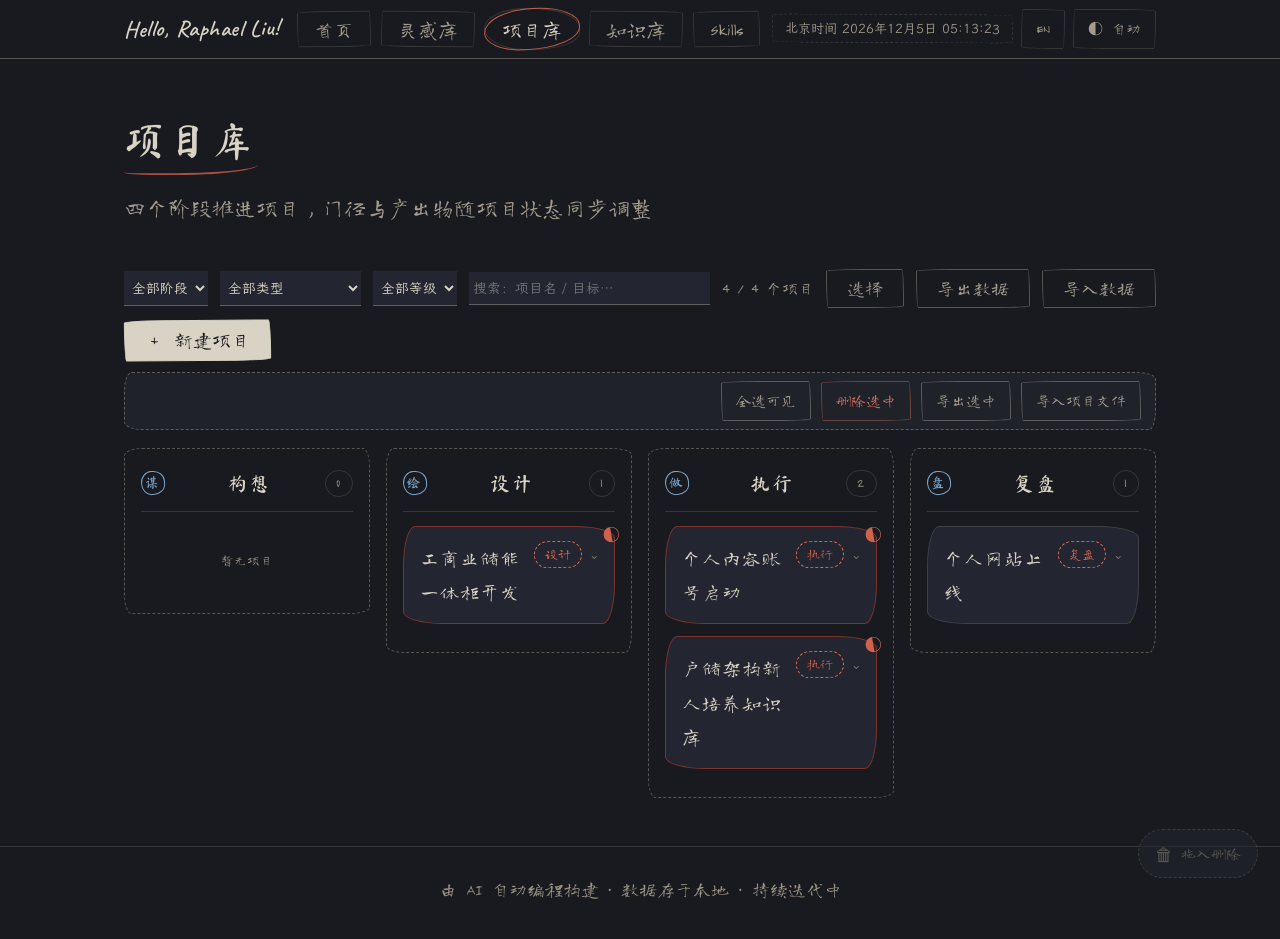
<file: projects.html>
<!DOCTYPE html>
<html lang="zh-CN">
<head>
  <meta charset="UTF-8">
  <meta name="viewport" content="width=device-width, initial-scale=1.0">
  <meta name="description" content="用 Agent 工作流推进项目：目标澄清、调研、方案、风险、执行，门径与产出物随状态同步。">
  <meta name="theme-color" content="#f9f7f1">
  <meta name="color-scheme" content="light dark">
  <meta property="og:type" content="website">
  <meta property="og:title" content="项目库 · Raphael Liu">
  <meta property="og:description" content="用 Agent 工作流推进项目：目标澄清、调研、方案、风险、执行，门径与产出物随状态同步。">
  <title>项目库 · Raphael Liu</title>
  <link rel="stylesheet" href="assets/fonts/fonts.css">
  <link rel="icon" type="image/svg+xml" href="assets/favicon.svg">
  <link rel="stylesheet" href="assets/style.css">
  <script src="data/projects.js"></script>
  <script src="assets/app.js"></script>
</head>
<body data-page="projects">
  <div id="nav"></div>

  <main class="container">
    <section class="page-head">
      <h1 data-i18n="proj.head">项目库</h1>
      <p data-i18n="proj.sub">四个阶段推进项目，门径与产出物随项目状态同步调整</p>
    </section>

    <div class="toolbar">
      <select id="filterStage"></select>
      <select id="filterType"></select>
      <select id="filterLevel"></select>
      <input type="text" id="searchKw" class="grow" placeholder="搜索：项目名 / 目标…" data-i18n-ph="proj.search.ph">
      <span class="count" id="countInfo"></span>
      <button type="button" class="btn" id="selectModeBtn"></button>
      <button type="button" class="btn" id="exportLocalBtn"></button>
      <button type="button" class="btn" id="importLocalBtn"></button>
      <input type="file" id="importFile" accept=".json,application/json" style="display:none">
      <button type="button" class="btn btn-primary" id="newProjectBtn"></button>
    </div>

    <div class="batch-bar" id="batchBar" hidden>
      <span class="sel-count" id="selCount"></span>
      <button type="button" class="btn btn-mini" id="selAllBtn"></button>
      <button type="button" class="btn btn-mini btn-danger-ghost" id="selDeleteBtn"></button>
      <button type="button" class="btn btn-mini" id="selExportBtn"></button>
      <button type="button" class="btn btn-mini" id="selImportBtn"></button>
    </div>

    <section class="kanban" id="kanban"></section>

    <!-- 归档区（可折叠） -->
    <section class="ref-panel" id="archivePanel" hidden>
      <button type="button" class="ref-toggle" id="archiveToggle">
        <span class="ref-toggle-mark">◇</span>
        <span id="archiveToggleLabel"></span>
        <span class="ref-hint" id="archiveCount"></span>
      </button>
      <div class="ref-body" id="archiveBody" hidden>
        <div id="archivedList"></div>
      </div>
    </section>
  </main>

  <div id="footer"></div>
  <!-- 垃圾桶：把项目卡片拖进来即删除（仅本地项目） -->
  <div class="trash-bin" id="trashBin" ondragover="trashOver(event)" ondragleave="trashLeave(event)" ondrop="trashDrop(event)">
    <span class="trash-ico" aria-hidden="true">🗑</span>
    <span id="trashHint"></span>
  </div>
  <div class="toast" id="toast" role="status" aria-live="polite"></div>

  <!-- 立项向导弹窗 -->
  <div class="modal-mask" id="wizardMask">
    <div class="modal wizard" id="wizardBody" role="dialog" aria-modal="true"></div>
  </div>

  <!-- 项目详情弹窗 -->
  <div class="modal-mask" id="modalMask">
    <div class="modal" id="modalBody" role="dialog" aria-modal="true"></div>
  </div>

  <script>
    document.getElementById('nav').innerHTML = renderNav('projects.html');
    document.getElementById('footer').innerHTML = renderFooter();

    /* =========================================================
     * 流程裁剪常量（《项目库流程裁剪指南》：IPD + Stage-Gate）
     * ========================================================= */
    var STAGES = ['构想', '设计', '执行', '复盘'];
    var STAGE_ICONS = { '构想': '谋', '设计': '绘', '执行': '做', '复盘': '盘' };

    function L(x) { return (x && (getLang() === 'en' ? x.en : x.zh)) || ''; }

    var TYPES = {
      hw: {
        name: { zh: '硬件产品开发', en: 'Hardware' },
        worst: { zh: '开模返工、认证不通过', en: 'Tooling rework, certification failure' },
        gates: { zh: '完整门径（可展开为六阶段六门径）', en: 'Full gates (up to 6 stages / 6 gates)' },
        method: { zh: 'IPD + Stage-Gate、DFM、并行工程', en: 'IPD + Stage-Gate, DFM, concurrent engineering' }
      },
      sw: {
        name: { zh: '软件 / 互联网产品', en: 'Software / Internet' },
        worst: { zh: '伪需求、方向错误', en: 'False demand, wrong direction' },
        gates: { zh: '立项 + 方案评审，执行期以迭代评审替代', en: 'Kickoff + design review; sprint reviews replace gates' },
        method: { zh: '精益创业 MVP、Scrum、设计思维', en: 'Lean MVP, Scrum, design thinking' }
      },
      it: {
        name: { zh: 'IT 系统 / 数字化', en: 'IT systems' },
        worst: { zh: '需求反复、上线切换失败', en: 'Scope churn, cutover failure' },
        gates: { zh: '需求冻结 + 上线放行双门径', en: 'Requirements freeze + go-live release' },
        method: { zh: '瀑布 + 里程碑、UAT 验收', en: 'Waterfall + milestones, UAT' }
      },
      mkt: {
        name: { zh: '营销活动 / 市场', en: 'Marketing' },
        worst: { zh: '效果落空、品牌风险', en: 'No effect, brand risk' },
        gates: { zh: '策划审批 + 上线前终审', en: 'Plan approval + pre-launch final review' },
        method: { zh: '数据指标先行、A/B 测试', en: 'Metrics first, A/B testing' }
      },
      proc: {
        name: { zh: '流程改进 / 运营', en: 'Process improvement' },
        worst: { zh: '一刀切全面铺开失败', en: 'Big-bang rollout failure' },
        gates: { zh: '改进方案审批 + 试点评估', en: 'Solution approval + pilot evaluation' },
        method: { zh: 'PDCA、精益改善', en: 'PDCA, kaizen' }
      },
      rd: {
        name: { zh: '研究探索 / 预研', en: 'Research' },
        worst: { zh: '投入无底洞', en: 'Unbounded spend' },
        gates: { zh: 'Go / No-Go 投资决策点', en: 'Go / No-Go decision points' },
        method: { zh: '时间盒 Timebox、技术就绪度 TRL', en: 'Timebox, TRL' }
      }
    };

    var LEVELS = {
      S: {
        name: { zh: 'S 探索', en: 'S Probe' },
        rule: { zh: '投入小（少于 4 人周）；失败可快速放弃；目标是验证假设', en: 'Small effort (< 4 person-weeks); cheap to abandon; hypothesis-driven' },
        flow: { zh: '轻量：自查清单 + 事后复盘归档', en: 'Light: checklist + post-review' }
      },
      M: {
        name: { zh: 'M 常规', en: 'M Regular' },
        rule: { zh: '有明确交付物与客户；投入中等；返工有一定成本', en: 'Clear deliverable and customer; medium effort; rework costs' },
        flow: { zh: '标准：双门径（立项 + 验收）+ 中期检查点', en: 'Standard: 2 gates + mid-check' }
      },
      L: {
        name: { zh: 'L 战略', en: 'L Strategic' },
        rule: { zh: '高投入、长周期（超半年）；重资产、强制认证或对外承诺', en: 'High investment, long cycle; heavy assets, certification or commitments' },
        flow: { zh: '完整：全门径评审 + 基线管理 + 变更控制', en: 'Full: all gates + baseline + change control' }
      }
    };

    var SCALES = {
      micro: { zh: '微型 1~3 人', en: 'Micro 1-3' },
      mid: { zh: '中型 4~15 人', en: 'Mid 4-15' },
      big: { zh: '大型 16~50 人', en: 'Large 16-50' },
      xorg: { zh: '跨组织 50 人以上', en: 'Cross-org 50+' }
    };

    var MATRIX = {
      hw: {
        micro: { zh: '单板 / 结构件级：合并仿真与设计阶段，保留开模与量产两道门径', en: 'Board-level: merge sim & design; keep tooling and mass-production gates' },
        mid: { zh: '完整四阶段，DFM 前置 + 双供管理，双门径 + 中期检查', en: 'Full 4 stages; DFM early + dual-sourcing; 2 gates + mid-check' },
        big: { zh: '展开六阶段六门径，独立评审组 + 基线管理 + 认证并行', en: '6 stages / 6 gates; independent review + baseline + parallel certification' }
      },
      sw: {
        micro: { zh: 'MVP 验证循环，发布前自查清单终审', en: 'MVP loop; pre-launch checklist' },
        mid: { zh: '双周迭代 + 发布评审，构想阶段保留完整', en: '2-week sprints + release review; full ideation' },
        big: { zh: '规模化敏捷（SAFe），季度规划对齐 + 发布火车', en: 'SAFe; quarterly planning + release train' }
      },
      it: {
        micro: { zh: '小型工具：需求确认邮件即冻结，上线即验收', en: 'Small tools: freeze by email; go-live is acceptance' },
        mid: { zh: '需求冻结 + 上线放行双门径，UAT 验收', en: 'Freeze + go-live gates; UAT' },
        big: { zh: '完整门径 + 数据迁移演练 + 回退预案 + 并行运行期', en: 'Full gates + migration drill + rollback + parallel run' }
      },
      mkt: {
        micro: { zh: '策划一页纸 + 上线终审，战报一周内出', en: 'One-pager + final review; report within a week' },
        mid: { zh: '策划审批 + 上线终审，分渠道小流量试投', en: 'Plan approval + final review; small-batch channel tests' },
        big: { zh: '分层门径：总部定策略，区域执行前终审，统一战报模板', en: 'Layered gates: HQ strategy, regional final review, unified report' }
      },
      proc: {
        micro: { zh: '个人 PDCA 循环，改动记录在案', en: 'Personal PDCA; log all changes' },
        mid: { zh: '改进方案审批 + 试点评估 + SOP 固化', en: 'Approval + pilot + SOP consolidation' },
        big: { zh: '跨部门流程改造：试点先行 + 分批推广 + 变革管理', en: 'Cross-dept: pilot first + phased rollout + change mgmt' }
      },
      rd: {
        micro: { zh: '时间盒 + 到点汇报，结论归档即可', en: 'Timebox + report at the bell; archive conclusions' },
        mid: { zh: 'Go / No-Go 决策点 + 阶段性技术评审', en: 'Go / No-Go points + technical reviews' },
        big: { zh: 'TRL 分级管理 + 阶段性投资评审 + 知识产权管理', en: 'TRL management + staged funding + IP management' }
      }
    };

    /* 每类项目的标准阶段模板：[步骤, Agent 分工, 预期产出] */
    var STEP_TPL = {
      hw: [
        ['概念与需求', 'AI 市场调研', '市场需求文档'],
        ['系统架构与仿真', 'AI 仿真对标', '架构与热仿报告'],
        ['详细设计与工程验证', 'AI DFM 审查', '工程验证报告'],
        ['样机试制与测试', 'AI 测试用例', '样机实测数据'],
        ['小批量试产', 'AI 供应链扫描', '试产良率报告'],
        ['市场发布', 'AI 发布物料', '发布物料包']
      ],
      sw: [
        ['需求澄清', 'AI 提问澄清', '目标定义'],
        ['MVP 验证', 'AI 原型建议', 'MVP 结论'],
        ['方案设计', 'AI 出候选方案', '架构方案'],
        ['迭代开发', 'AI 结对编程', '迭代版本'],
        ['发布评审', 'AI 风险清单', '发布检查单'],
        ['数据复盘', 'AI 数据分析', '数据复盘报告']
      ],
      it: [
        ['需求调研', 'AI 访谈提纲', '需求清单'],
        ['需求冻结', 'AI 需求核对', '冻结签字版'],
        ['方案设计', 'AI 架构方案', '技术方案'],
        ['开发实施', 'AI 编码支持', '系统版本'],
        ['数据迁移演练', 'AI 演练脚本', '演练记录'],
        ['上线放行', 'AI 上线检查', '放行报告'],
        ['UAT 验收', 'AI 用例生成', '验收报告']
      ],
      mkt: [
        ['策划（一页纸）', 'AI 出策划案', '目标预算渠道指标'],
        ['小流量试投', 'AI 盯数据看板', 'A/B 测试结论'],
        ['放量执行', 'AI 周对齐', '执行记录'],
        ['战报复盘', 'AI 生成战报', '战报']
      ],
      proc: [
        ['现状分析', 'AI 流程诊断', '痛点清单'],
        ['改进方案', 'AI 方案对比', '改进方案'],
        ['试点实施', 'AI 试点陪跑', '试点数据'],
        ['评估推广', 'AI 效果评估', '对照数据'],
        ['SOP 固化', 'AI 起草 SOP', '新 SOP']
      ],
      rd: [
        ['假设定义', 'AI 假设梳理', '验证目标'],
        ['时间盒探索', 'AI 文献调研', '探索记录'],
        ['阶段评审', 'AI 评审对照', 'Go/No-Go 结论'],
        ['结论归档', 'AI 知识沉淀', '技术结论']
      ]
    };

    /* 每类项目的基础门径集 */
    var GATE_TPL = {
      hw: [['G1 概念门', '市场需求与商业论证'], ['G2 架构门', '系统架构与仿真结论'], ['G3 设计门', '详细设计 + DFM 审查'],
           ['G4 样机门', '样机实测与认证并行证据'], ['G5 试产门', '试产良率与二供预案'], ['G6 发布门', '市场发布放行']],
      sw: [['立项评审', '目标与需求成立'], ['方案评审', '架构与接口定义'], ['发布评审', '上线前风险终审']],
      it: [['需求冻结评审', '业务方签字确认'], ['上线放行评审', '迁移演练与回退预案证据']],
      mkt: [['策划审批', '目标预算渠道指标对齐'], ['上线前终审', '对外内容与品牌风险终审']],
      proc: [['改进方案审批', '方案与试点范围'], ['试点评估', '试点数据对照']],
      rd: [['Go/No-Go 决策点', '假设成立与否，加注或止损']]
    };

    var STR = {
      sub: { zh: '四个阶段推进项目，门径与产出物随项目状态同步调整', en: 'Move projects through four stages; gates and deliverables adjust with project status' },
      allStage: { zh: '全部阶段', en: 'All stages' },
      allType: { zh: '全部类型', en: 'All types' },
      allLevel: { zh: '全部等级', en: 'All levels' },
      stageLabel: { zh: '阶段', en: 'Stage' },
      typeLabel: { zh: '类型', en: 'Type' },
      levelLabel: { zh: '等级', en: 'Level' },
      scaleLabel: { zh: '规模', en: 'Team' },
      gates: { zh: '门径', en: 'Gates' },
      gatePass: { zh: '通过', en: 'PASS' },
      gatePending: { zh: '待审', en: 'HOLD' },
      gateFuture: { zh: '未到', en: 'N/A' },
      accept: { zh: '验收标准（通用底线）', en: 'Acceptance criteria (baseline)' },
      kill: { zh: '放弃条件（通用底线）', en: 'Kill criteria (baseline)' },
      noCriteria: { zh: '未写清。通用底线：两项必填，否则无法验收、无法止损', en: 'Missing. Baseline rule: both required, or the project can neither be accepted nor killed' },
      recProcess: { zh: '推荐流程形态', en: 'Recommended process' },
      reviewAssets: { zh: '复盘三资产', en: 'Review assets' },
      reviewCases: { zh: '案例条目', en: 'Case entry' },
      reviewTpl: { zh: '模板更新', en: 'Template update' },
      reviewRisk: { zh: '风险库补充', en: 'Risk library' },
      deliver: { zh: '产出物清单', en: 'Deliverables' },
      output: { zh: '产出：', en: 'Output: ' },
      wfPrefix: { zh: '工作流 ', en: 'Workflow ' },
      gatesPassed: { zh: ' · 门径 ', en: ' · gates ' },
      noWf: { zh: '该项目还没有工作流步骤，把项目发给 AI，即可按类型 × 规模生成裁剪后的流程。', en: 'No workflow yet. Send the project to the AI to generate a tailored process by type x scale.' },
      emptyCol: { zh: '暂无项目', en: 'No projects' },
      countUnit: { zh: ' 个项目', en: ' projects' },
      updated: { zh: '更新于 ', en: 'Updated ' },
      noGoal: { zh: '（未填目标）', en: '(No goal set)' },
      archivedBadge: { zh: '已归档', en: 'Archived' },
      localBadge: { zh: '本地', en: 'Local' },
      /* 立项向导 */
      newProject: { zh: '＋ 新建项目', en: '＋ New project' },
      wzTitle: { zh: '新建项目 · 立项向导', en: 'New project wizard' },
      wzIntro: { zh: '点选类型、等级、规模与起始阶段，右侧实时生成裁剪后的流程模板；底线两问必填。', en: 'Pick type, level, scale and starting stage; the tailored process appears on the right. Both baseline questions are required.' },
      wzName: { zh: '项目名', en: 'Name' },
      wzGoal: { zh: '目标', en: 'Goal' },
      wzAccept: { zh: '验收标准', en: 'Acceptance criteria' },
      wzKill: { zh: '放弃条件', en: 'Kill criteria' },
      wzType: { zh: '项目类型', en: 'Type' },
      wzLevel: { zh: '项目等级', en: 'Level' },
      wzScale: { zh: '团队规模', en: 'Team size' },
      wzPreview: { zh: '流程模板预览', en: 'Process preview' },
      wzPickFirst: { zh: '先点选左侧三项，这里会生成对应流程', en: 'Pick the three options first; the process appears here' },
      wzCreate: { zh: '创建项目', en: 'Create' },
      wzErrName: { zh: '项目名还没填', en: 'Name is required' },
      wzErrPick: { zh: '类型 / 等级 / 规模还有未选的', en: 'Type / level / scale incomplete' },
      wzErrCrit: { zh: '通用底线：验收标准与放弃条件必填，否则无法验收、无法止损', en: 'Baseline: acceptance and kill criteria are both required' },
      wzCreated: { zh: '项目已创建', en: 'Project created' },
      wzMidCheck: { zh: '中期检查', en: 'Mid-check' },
      wzSelfCheck: { zh: '自查清单，负责人留痕即可', en: 'Checklist; owner sign-off is enough' },
      wzStandup: { zh: '门径形式：15 分钟站立审批', en: 'Gate form: 15-minute stand-up' },
      wzIndep: { zh: '独立评审组，PASS / 有条件放行 / HOLD', en: 'Independent review board: PASS / conditional / HOLD' },
      wzBaseline: { zh: '基线管理 + 变更控制', en: 'Baseline + change control' },
      /* 资料上传 */
      filesTitle: { zh: '项目资料', en: 'Project files' },
      filesHint: { zh: '文本类（≤512KB）自动读入供 AI 分析；其他类型仅登记元信息。大文件建议存路径。', en: 'Text files (≤512KB) are read in for AI analysis; others are logged by metadata only.' },
      uploadBtn: { zh: '上传资料', en: 'Upload' },
      noFiles: { zh: '还没有资料。当前阶段的产出文件传上来，AI 分析才有依据。', en: 'No files yet. Upload stage outputs so the AI has something to analyze.' },
      fileTooBig: { zh: '单个文件超过 512KB，仅登记元信息', en: 'File over 512KB; metadata logged only' },
      fileSaved: { zh: '资料已登记', en: 'File registered' },
      del: { zh: '删', en: 'Del' },
      /* AI 分析 */
      aiTitle: { zh: 'AI 分析', en: 'AI analysis' },
      aiRun: { zh: '跑一次分析', en: 'Run analysis' },
      aiEmpty: { zh: '还没跑过分析。分析会对照门径、底线两问和已上传资料给结论。', en: 'No analysis yet. It checks gates, baseline criteria and uploaded files.' },
      aiAt: { zh: '分析于 ', en: 'Analyzed ' },
      /* 归档 */
      archTitle: { zh: '归档区', en: 'Archive' },
      archHint: { zh: '已完成项目，资料与复盘已固化', en: 'Completed projects, frozen' },
      archBtn: { zh: '归档项目', en: 'Archive' },
      archNeedReview: { zh: '只有复盘阶段的项目才能归档', en: 'Only projects in Review stage can be archived' },
      archNeedAssets: { zh: '归档前请写全复盘三资产', en: 'Fill in the three review assets before archiving' },
      archConfirm: { zh: '确认归档？归档后项目移入归档区，仍可查看和导出报告。', en: 'Archive now? The project moves to the archive, still viewable and exportable.' },
      archDone: { zh: '已归档', en: 'Archived' },
      archExport: { zh: '导出归档报告', en: 'Export archive report' },
      archExample: { zh: '示例项目（来自数据文件）不支持归档，可在向导中新建同类项目', en: 'Sample projects (from data files) cannot be archived; create your own via the wizard' },
      /* AI 分析输出模板 */
      aiT1: { zh: '【底线两问】', en: '[Baseline questions]' },
      aiT2: { zh: '【门径状态】', en: '[Gate status]' },
      aiT3: { zh: '【资料完备度】', en: '[File coverage]' },
      aiT4: { zh: '【复盘资产】', en: '[Review assets]' },
      aiT5: { zh: '【结论与下一步】', en: '[Verdict and next step]' },
      aiCritOk: { zh: '验收标准与放弃条件都已写清，底线合格。', en: 'Both criteria are in place. Baseline met.' },
      aiCritNo: { zh: '底线两问未写全：', en: 'Baseline incomplete: ' },
      aiGateClean: { zh: '已到门径全部通过，无积压。', en: 'All reached gates passed, nothing pending.' },
      aiGatePending: { zh: '有 {n} 道门径待审：{g}。放行前需要对应证据，不许跳过。', en: '{n} gate(s) pending: {g}. Evidence required before release; no skipping.' },
      aiGateNone: { zh: '本项目未配门径（数据文件中的项目），建议按向导重新立项。', en: 'No gates configured (data-file project); consider re-kickoff via the wizard.' },
      aiFileNone: { zh: '尚未上传任何资料，分析缺少事实依据。', en: 'No files uploaded; analysis lacks factual grounding.' },
      aiFileOk: { zh: '当前阶段（{s}）应产出「{o}」，已在资料中找到相关内容：{f}。', en: 'Stage ({s}) expects "{o}"; found in: {f}.' },
      aiFileMiss: { zh: '当前阶段（{s}）应产出「{o}」，但资料里没找到对应内容，建议补齐再过门径。', en: 'Stage ({s}) expects "{o}" but no matching file content; fill the gap before the next gate.' },
      aiRevOk: { zh: '复盘三资产已齐，可以归档。', en: 'Review assets complete; ready to archive.' },
      aiRevNo: { zh: '处于复盘阶段但三资产未写全：{m}。归档前补齐。', en: 'In review stage but assets missing: {m}. Fill them before archiving.' },
      aiRevEarly: { zh: '尚未到复盘阶段，三资产留到复盘时填写。', en: 'Not in review stage yet; assets come later.' },
      aiGoOn: { zh: '整体健康，继续当前阶段。', en: 'Overall healthy; keep going.' },
      aiFixCrit: { zh: '先补底线两问，再谈推进。', en: 'Fix the baseline questions first.' },
      aiFixGate: { zh: '优先补齐待审门径的放行证据。', en: 'Prioritize evidence for pending gates.' },
      aiFixFile: { zh: '补齐当前阶段产出资料，再申请门径放行。', en: 'Upload stage outputs before requesting gate release.' },
      aiStageMap: { zh: '当前处于{st}阶段，进度 {d}/{t} 步。', en: 'Now in {st}, {d}/{t} steps done.' },
      gateNote: { zh: '不可逆动作（开模 / 上线 / 对外发布）前，先过对应门径。', en: 'Before any irreversible action (tooling / go-live / publishing), pass its gate first.' },
      stageMoved: { zh: '阶段已调整为「{s}」', en: 'Stage set to "{s}"' },
      openDetail: { zh: '查看详情', en: 'Open details' },
      dragReadonly: { zh: '示例项目不可拖动或删除', en: 'Sample projects cannot be dragged or deleted' },
      dragDelConfirm: { zh: '把项目「{n}」拖进垃圾桶，确认删除？', en: 'Delete project "{n}"?' },
      dragDelDone: { zh: '已删除「{n}」', en: 'Deleted "{n}"' },
      trashHint: { zh: '拖入删除', en: 'Drop to delete' },
      wzStage: { zh: '起始阶段', en: 'Starting stage' },
      gateHint: { zh: '点选门径行可切换状态：通过 → 待审 → 未到', en: 'Click a gate to cycle its status: PASS → HOLD → N/A' },
      gateMoved: { zh: '门径状态已更新', en: 'Gate status updated' },
      dvlName: { zh: '产出物名称', en: 'Deliverable name' },
      dvlDue: { zh: '时间节点', en: 'Due' },
      dvlAdd: { zh: '＋ 添加产出物', en: '＋ Add deliverable' },
      dvlSave: { zh: '保存产出物', en: 'Save deliverables' },
      dvlSaved: { zh: '产出物清单已保存', en: 'Deliverables saved' },
      linkOpen: { zh: '打开项目目录', en: 'Open project folder' },
      linkCopy: { zh: '复制路径', en: 'Copy path' },
      linkCopied: { zh: '路径已复制', en: 'Path copied' },
      linkHint: { zh: 'http 预览下浏览器可能拦截本地链接，被拦截时复制路径到资源管理器打开', en: 'Browsers may block file links over http; copy the path into Explorer instead' },
      wfHint: { zh: '点击步骤可推进状态：待开始 → 进行中 → 完成（循环）', en: 'Click a step to advance: todo → doing → done (cycle)' },
      stepMoved: { zh: '步骤状态已更新', en: 'Step status updated' },
      gateAlert: { zh: ' 道门径待审', en: ' gate(s) pending' },
      expLocal: { zh: '导出数据', en: 'Export data' },
      impLocal: { zh: '导入数据', en: 'Import data' },
      expLocalOk: { zh: '本地数据已导出（含 {n} 个项目）', en: 'Exported {n} local project(s)' },
      expLocalEmpty: { zh: '还没有本地项目，暂无可导出的数据', en: 'No local projects to export yet' },
      impLocalOk: { zh: '导入完成（{n} 个项目）', en: 'Imported {n} local project(s)' },
      impLocalBad: { zh: '导入失败：需要本页「导出数据」生成的 JSON 文件', en: 'Import failed: expected the JSON file from Export data' },
      impConfirm: { zh: '文件中 {n} 个项目与现有项目同 ID，导入会覆盖它们，其余保留。继续？', en: '{n} project(s) share existing IDs and will be overwritten; the rest are kept. Continue?' },
      /* 点选与批量操作 */
      selOn: { zh: '选择', en: 'Select' },
      selOff: { zh: '取消选择', en: 'Cancel' },
      selCount: { zh: '已选 {n} 个项目', en: '{n} selected' },
      selAll: { zh: '全选可见', en: 'Select all' },
      selClear: { zh: '清空选择', en: 'Clear' },
      selDelete: { zh: '删除选中', en: 'Delete' },
      selExport: { zh: '导出选中', en: 'Export' },
      selNone: { zh: '请先勾选项目', en: 'Select projects first' },
      selDelConfirm: { zh: '确认删除选中的 {n} 个本地项目？其资料与分析记录一并删除，不可恢复。', en: 'Delete {n} local project(s)? Their files and analysis will be removed permanently.' },
      selDelDone: { zh: '已删除 {n} 个项目', en: 'Deleted {n} project(s)' },
      selDelOnlyLocal: { zh: '示例项目来自数据文件，不可删除', en: 'Sample projects come from data files and cannot be deleted' },
      selReadonly: { zh: '示例项目不可删除，但可以导出', en: 'Sample projects cannot be deleted but can be exported' },
      selExpOk: { zh: '已导出 {n} 个项目', en: 'Exported {n} project(s)' },
      /* 单个项目文件 */
      projExport: { zh: '导出项目文件', en: 'Export project file' },
      projExportOk: { zh: '项目文件已导出', en: 'Project file exported' },
      projImport: { zh: '导入项目文件', en: 'Import project file' },
      projImportHint: { zh: '可导入本页导出的项目文件（.json）；也可作为资料附加到当前项目', en: 'Import a project file (.json) exported from this page, or attach it to this project as a file' },
      projImportOk: { zh: '项目文件已导入（{n} 个项目）', en: 'Project file imported ({n} project(s))' },
      projFileAttached: { zh: '文件已附加到当前项目', en: 'File attached to this project' }
    };

    /* =========================================================
     * 本地存储（本地项目 / 资料 / 分析记录）
     * ========================================================= */
    var LS_PROJ = 'rl_projects_local_v1';
    var LS_FILES = 'rl_proj_files_v1';
    var LS_AI = 'rl_proj_analysis_v1';

    function lsGet(key, fb) {
      try { return JSON.parse(localStorage.getItem(key)) || fb; } catch (e) { return fb; }
    }
    function lsSet(key, val) {
      try { localStorage.setItem(key, JSON.stringify(val)); } catch (e) {
        alert(getLang() === 'en' ? 'localStorage quota exceeded' : '浏览器存储已满，请删除部分资料后重试');
      }
    }
    function loadLocal() {
      var v = lsGet(LS_PROJ, []);
      return Array.isArray(v) ? v : [];
    }
    function saveLocal(a) { lsSet(LS_PROJ, a); }
    function allProjects() { return getData('projects').concat(loadLocal()); }
    function isLocal(p) { return /^local-/.test(p.id); }
    function filesOf(id) { return lsGet(LS_FILES, {})[id] || []; }
    function analysisOf(id) { return lsGet(LS_AI, {})[id] || []; }

    function fileHref(path) {
      var s = String(path).replace(/\\/g, '/');
      return /^https?:\/\//i.test(s) ? s : encodeURI('file:///' + s);
    }

    function toast(msg) {
      var t = document.getElementById('toast');
      if (!t) return;
      t.textContent = msg;
      t.classList.add('show');
      clearTimeout(t._timer);
      t._timer = setTimeout(function () { t.classList.remove('show'); }, 2600);
    }

    function today() { return new Date().toISOString().slice(0, 10); }
    function nowStr() {
      var d = new Date();
      return today() + ' ' + pad2(d.getHours()) + ':' + pad2(d.getMinutes());
    }

    /* =========================================================
     * 流程模板生成（裁剪规则的核心落地）
     * ========================================================= */
    function generateProcess(type, level, scale) {
      var steps = (STEP_TPL[type] || []).map(function (s) {
        return { step: s[0], agent: s[1], output: s[2], status: '待开始' };
      });
      var gates = (GATE_TPL[type] || []).map(function (g) {
        return { name: g[0], status: '未到', note: g[1] };
      });
      var notes = [];

      /* 类型 × 规模特例：硬件微型合并仿真与设计 */
      if (type === 'hw' && scale === 'micro') {
        steps = [
          { step: '概念与需求', agent: 'AI 市场调研', output: '市场需求文档', status: '待开始' },
          { step: '架构与详细设计（合并）', agent: 'AI 仿真对标 + DFM 审查', output: '架构与工程验证报告', status: '待开始' },
          { step: '样机试制与测试', agent: 'AI 测试用例', output: '样机实测数据', status: '待开始' },
          { step: '小批量试产', agent: 'AI 供应链扫描', output: '试产良率报告', status: '待开始' },
          { step: '市场发布', agent: 'AI 发布物料', output: '发布物料包', status: '待开始' }
        ];
        gates = [
          { name: '设计冻结门（开模前）', status: '未到', note: '开模不可逆，放行检查不可裁' },
          { name: '量产放行门', status: '未到', note: '试产良率 + 二供预案' }
        ];
        notes.push(MATRIX.hw.micro);
      }

      /* 等级裁剪门径 */
      if (level === 'S' && gates.length > 1 && type !== 'hw') {
        gates = [gates[gates.length - 1]];
        gates[0].note += ' ｜ ' + L(STR.wzSelfCheck);
      } else if (level === 'S' && type === 'hw' && gates.length > 2) {
        /* 硬件 S 级保留不可逆门径，去掉中间评审 */
        gates = [gates[0], gates[gates.length - 1]];
      }
      if ((level === 'L' || (level === 'M' && (scale === 'mid' || scale === 'big' || scale === 'xorg'))) && type !== 'rd') {
        gates.push({ name: L(STR.wzMidCheck), status: '未到', note: getLang() === 'en' ? 'Progress deviation > 20% triggers adjustment' : '进度偏差超 20% 即触发调整' });
      }

      /* 规模决定门径形式 */
      if (scale === 'micro') notes.push(STR.wzStandup);
      if (scale === 'big' || scale === 'xorg') {
        notes.push(STR.wzIndep);
        if (level === 'L') notes.push(STR.wzBaseline);
      }
      if (type && MATRIX[type] && scale) {
        notes.push(MATRIX[type][scale === 'xorg' ? 'big' : scale]);
      }
      if (level === 'L' && type === 'hw') notes.push({ zh: '六阶段六门径全保留，认证并行推进', en: 'All 6 stages / 6 gates; certification runs in parallel' });

      return { steps: steps, gates: gates, notes: notes.map(function (n) { return L(n); }) };
    }

    /* =========================================================
     * 筛选器与工具栏
     * ========================================================= */
    function buildFilters() {
      var keep = ['filterStage', 'filterType', 'filterLevel'].map(function (id) {
        return document.getElementById(id).value;
      });
      document.getElementById('filterStage').innerHTML =
        '<option value="">' + esc(L(STR.allStage)) + '</option>' +
        STAGES.map(function (s) { return '<option value="' + s + '">' + esc(stageLabel(s)) + '</option>'; }).join('');
      document.getElementById('filterType').innerHTML =
        '<option value="">' + esc(L(STR.allType)) + '</option>' +
        Object.keys(TYPES).map(function (k) { return '<option value="' + k + '">' + esc(L(TYPES[k].name)) + '</option>'; }).join('');
      document.getElementById('filterLevel').innerHTML =
        '<option value="">' + esc(L(STR.allLevel)) + '</option>' +
        ['S', 'M', 'L'].map(function (k) { return '<option value="' + k + '">' + esc(L(LEVELS[k].name)) + '</option>'; }).join('');
      document.getElementById('exportLocalBtn').textContent = L(STR.expLocal);
      document.getElementById('importLocalBtn').textContent = L(STR.impLocal);
      document.getElementById('newProjectBtn').textContent = L(STR.newProject);
      document.getElementById('selectModeBtn').textContent = L(selectMode ? STR.selOff : STR.selOn);
      document.getElementById('selAllBtn').textContent = L(STR.selAll);
      document.getElementById('selDeleteBtn').textContent = L(STR.selDelete);
      document.getElementById('selExportBtn').textContent = L(STR.selExport);
      document.getElementById('selImportBtn').textContent = L(STR.projImport);
      document.getElementById('trashHint').textContent = L(STR.trashHint);
      ['filterStage', 'filterType', 'filterLevel'].forEach(function (id, i) {
        document.getElementById(id).value = keep[i];
      });
    }

    function stageLabel(s) {
      var m = { '构想': t('proj.stage.idea'), '设计': t('proj.stage.design'),
                '执行': t('proj.stage.execute'), '复盘': t('proj.stage.review') };
      return m[s] || s || '-';
    }
    function statusLabel(s) {
      var m = { '完成': t('proj.status.done'), '进行中': t('proj.status.doing'),
                '待开始': t('proj.status.todo') };
      return m[s] || s || t('proj.status.todo');
    }
    function gatesPassed(p) { return (p.gates || []).filter(function (g) { return g.status === '通过'; }).length; }
    function gatesTotal(p) { return (p.gates || []).length; }
    function stepsDone(p) { return (p.workflow || []).filter(function (s) { return s.status === '完成'; }).length; }
    function stepsTotal(p) { return (p.workflow || []).length; }

    /* =========================================================
     * 看板 + 归档区
     * ========================================================= */
    function renderPCard(p, archived) {
      var total = stepsTotal(p), done = stepsDone(p);
      var gTotal = gatesTotal(p), gDone = gatesPassed(p);
      var pendingGates = (p.gates || []).filter(function (g) { return g.status === '待审'; }).length;
      var pct = total ? Math.round(done / total * 100) : 0;
      var local = isLocal(p) && !archived;
      var editable = isLocal(p);
      var isSel = !!selected[p.id];
      var canDrag = local && !selectMode;
      return '<div class="p-card' + (archived ? ' p-archived' : '') + (pendingGates ? ' p-gate-alert' : '') +
        (isSel ? ' p-selected' : '') + (selectMode && !editable ? ' p-noselect' : '') + '"' +
        (canDrag ? ' draggable="true"' : '') +
        ' role="button" tabindex="0" aria-expanded="false"' +
        (pendingGates ? ' title="' + esc(pendingGates + L(STR.gateAlert)) + '"' : '') +
        ' onclick="pCardClick(event,\'' + esc(p.id) + '\')" onkeydown="pCardKey(event,\'' + esc(p.id) + '\')"' +
        (canDrag ? ' ondragstart="pDragStart(event,\'' + esc(p.id) + '\')" ondragend="pDragEnd(event)"' : '') + '>' +
        (selectMode
          ? '<label class="p-check" onclick="event.stopPropagation()">' +
              '<input type="checkbox"' + (isSel ? ' checked' : '') + (editable ? '' : ' disabled') +
              ' onchange="toggleSelect(\'' + esc(p.id) + '\')" aria-label="' + esc(L(STR.selOn)) + '">' +
            '</label>'
          : '') +
        '<div class="p-head">' +
          '<h4>' + esc(p.name) +
            (p.inspSource ? '<span class="insp-badge">♡ ' + esc(L({ zh: '灵感备档', en: 'From Inspiration' })) + '</span>' : '') +
            (archived ? '<span class="arch-badge">' + esc(L(STR.archivedBadge)) + '</span>' : '') +
          '</h4>' +
          (!archived && p.stage ? '<span class="p-state">' + esc(stageLabel(p.stage)) + '</span>' : '') +
          '<span class="p-caret" aria-hidden="true">⌄</span>' +
        '</div>' +
        '<div class="p-body">' +
          '<div class="p-tags">' +
            '<span class="level-badge lvl-' + esc(p.level || 'M') + '">' + esc(L((LEVELS[p.level] || LEVELS.M).name)) + '</span>' +
            (p.type && TYPES[p.type] ? '<span class="type-badge">' + esc(L(TYPES[p.type].name)) + '</span>' : '') +
            (p.scale && SCALES[p.scale] ? '<span class="scale-badge">' + esc(L(SCALES[p.scale])) + '</span>' : '') +
          '</div>' +
          '<div class="p-goal">' + esc(p.goal || L(STR.noGoal)) + '</div>' +
          (p.link
            ? '<div class="p-link-row"><a href="' + esc(fileHref(p.link)) + '" target="_blank" rel="noopener" onclick="event.stopPropagation()">▤ ' + esc(L(STR.linkOpen)) + '</a></div>'
            : '') +
          (local
            ? '<div class="p-stage-pick" onclick="event.stopPropagation()">' +
              STAGES.map(function (s) {
                return '<button type="button" class="st-chip' + (p.stage === s ? ' on' : '') + '" onclick="setProjectStage(\'' + esc(p.id) + '\',\'' + s + '\')">' + esc(stageLabel(s)) + '</button>';
              }).join('') + '</div>'
            : '') +
          (total
            ? '<div class="p-progress"><i style="width:' + pct + '%"></i></div>' +
              '<div class="p-progress-text">' + esc(L(STR.wfPrefix)) + done + '/' + total +
                (gTotal ? esc(L(STR.gatesPassed)) + gDone + '/' + gTotal : '') +
                ' · ' + esc(L(STR.updated)) + esc(p.updatedAt || '-') + '</div>'
            : '<div class="p-progress-text">' + esc(L(STR.updated)) + esc(p.updatedAt || '-') + '</div>') +
          '<button type="button" class="p-detail-btn" onclick="event.stopPropagation();openDetail(\'' + esc(p.id) + '\')">' +
            esc(L(STR.openDetail)) + ' →</button>' +
        '</div>' +
      '</div>';
    }

    function renderBoard() {
      var fs = document.getElementById('filterStage').value;
      var ft = document.getElementById('filterType').value;
      var fl = document.getElementById('filterLevel').value;
      var kw = document.getElementById('searchKw').value.trim().toLowerCase();

      var all = allProjects();
      var list = all.filter(function (p) {
        if (p.archived) return false;
        if (fs && p.stage !== fs) return false;
        if (ft && p.type !== ft) return false;
        if (fl && p.level !== fl) return false;
        if (kw) {
          var text = ((p.name || '') + ' ' + (p.goal || '')).toLowerCase();
          if (text.indexOf(kw) < 0) return false;
        }
        return true;
      });

      document.getElementById('countInfo').textContent =
        list.length + ' / ' + all.length + L(STR.countUnit);

      var showStages = fs ? [fs] : STAGES;
      document.getElementById('kanban').innerHTML = showStages.map(function (stage) {
        var col = list.filter(function (p) { return p.stage === stage; });
        return '<div class="kanban-col" ondragover="pColOver(event,this)" ondragleave="pColLeave(event,this)"' +
          ' ondrop="pColDrop(event,this,\'' + stage + '\')">' +
          '<h3>' + ((STAGE_ICONS[stage] || '') ? '<span class="stage-mark">' + STAGE_ICONS[stage] + '</span>' : '') + stageLabel(stage) +
            '<span class="col-count">' + col.length + '</span></h3>' +
          (col.length
            ? col.map(function (p) { return renderPCard(p, false); }).join('')
            : '<div class="empty" style="padding:24px 0;font-size:12.5px">' + esc(L(STR.emptyCol)) + '</div>') +
        '</div>';
      }).join('');

      renderArchived(list, all);
      updateBatchBar();
    }

    /* =========================================================
     * 点选模式：勾选 → 删除 / 导出
     * ========================================================= */
    var selectMode = false;
    var selected = {};

    function selectedIds() { return Object.keys(selected).filter(function (id) { return selected[id]; }); }

    function updateBatchBar() {
      var bar = document.getElementById('batchBar');
      if (!selectMode) { bar.hidden = true; return; }
      var locals = loadLocal().map(function (p) { return p.id; });
      Object.keys(selected).forEach(function (id) { /* 项目已不存在则移除勾选 */
        if (locals.indexOf(id) < 0) delete selected[id];
      });
      bar.hidden = false;
      document.getElementById('selCount').textContent = L(STR.selCount).replace('{n}', selectedIds().length);
    }

    function toggleSelectMode() {
      selectMode = !selectMode;
      if (!selectMode) selected = {};
      document.getElementById('selectModeBtn').textContent = L(selectMode ? STR.selOff : STR.selOn);
      renderBoard();
    }

    function toggleSelect(id) {
      if (!isLocal(findProject(id) || {})) { toast(L(STR.selReadonly)); return; }
      if (selected[id]) delete selected[id]; else selected[id] = true;
      renderBoard();
    }

    function selectAllVisible() {
      var kw = document.getElementById('searchKw').value.trim().toLowerCase();
      var fs = document.getElementById('filterStage').value;
      var ft = document.getElementById('filterType').value;
      var fl = document.getElementById('filterLevel').value;
      var ids = loadLocal().filter(function (p) {
        if (fs && p.stage !== fs) return false;
        if (ft && p.type !== ft) return false;
        if (fl && p.level !== fl) return false;
        if (kw) {
          var text = ((p.name || '') + ' ' + (p.goal || '')).toLowerCase();
          if (text.indexOf(kw) < 0) return false;
        }
        return true;
      }).map(function (p) { return p.id; });
      if (ids.every(function (id) { return selected[id]; })) {
        ids.forEach(function (id) { delete selected[id]; });
      } else {
        ids.forEach(function (id) { selected[id] = true; });
      }
      renderBoard();
    }

    function deleteProjects(ids) {
      var locals = loadLocal();
      var files = lsGet(LS_FILES, {});
      var ai = lsGet(LS_AI, {});
      ids.forEach(function (id) { delete files[id]; delete ai[id]; });
      saveLocal(locals.filter(function (p) { return ids.indexOf(p.id) < 0; }));
      lsSet(LS_FILES, files);
      lsSet(LS_AI, ai);
      /* 灵感备档项目被删时，同步清掉灵感库的点赞快照，避免出现“已赞但无备档” */
      var liked = lsGet('rl_insp_liked_v1', []);
      if (Array.isArray(liked) && liked.length) {
        var keep = liked.filter(function (x) {
          return ids.indexOf('local-insp-' + x.id) < 0;
        });
        if (keep.length !== liked.length) lsSet('rl_insp_liked_v1', keep);
      }
      if (detailId && ids.indexOf(detailId) >= 0) closeDetail();
    }

    function deleteSelected() {
      var ids = selectedIds();
      if (!ids.length) { toast(L(STR.selNone)); return; }
      if (!window.confirm(L(STR.selDelConfirm).replace('{n}', ids.length))) return;
      deleteProjects(ids);
      selected = {};
      renderBoard();
      toast(L(STR.selDelDone).replace('{n}', ids.length));
    }

    function exportSelected() {
      var ids = selectedIds();
      if (!ids.length) { toast(L(STR.selNone)); return; }
      var locals = loadLocal();
      var projs = locals.filter(function (p) { return ids.indexOf(p.id) >= 0; });
      if (!projs.length) { toast(L(STR.selNone)); return; }
      var allFiles = lsGet(LS_FILES, {});
      var allAi = lsGet(LS_AI, {});
      var files = {}, analysis = {};
      projs.forEach(function (p) {
        if (allFiles[p.id]) files[p.id] = allFiles[p.id];
        if (allAi[p.id]) analysis[p.id] = allAi[p.id];
      });
      downloadText('项目库选中-' + today() + '.json', JSON.stringify({
        app: 'raphaelliu-projects', version: 1, exportedAt: nowStr(),
        projects: projs, files: files, analysis: analysis
      }, null, 2));
      toast(L(STR.selExpOk).replace('{n}', projs.length));
    }

    function pCardClick(e, id) {
      if (selectMode) {
        e.preventDefault();
        toggleSelect(id);
        return;
      }
      if (Date.now() - lastDragEnd < 300) { e.preventDefault(); return; }
      if (e.target.closest('.p-body')) return;
      toggleCard(e.currentTarget);
    }

    function toggleCard(card) {
      if (!card) return;
      var open = !card.classList.contains('open');
      card.classList.toggle('open', open);
      card.setAttribute('aria-expanded', open ? 'true' : 'false');
    }

    /* ---------- 拖动：改阶段 / 拖进垃圾桶删除（仅本地项目） ---------- */
    var draggingId = null;
    var lastDragEnd = 0;

    function pDragStart(e, id) {
      var p = findProject(id);
      if (!p || !isLocal(p) || selectMode) {
        e.preventDefault();
        if (!isLocal(p || {})) toast(L(STR.dragReadonly));
        return;
      }
      draggingId = id;
      e.dataTransfer.effectAllowed = 'move';
      e.dataTransfer.setData('text/plain', id);
      e.currentTarget.classList.add('p-dragging');
      document.body.classList.add('p-dragging');
    }

    function pDragEnd(e) {
      if (e.currentTarget) e.currentTarget.classList.remove('p-dragging');
      endDrag();
    }

    function endDrag() {
      clearDropHints();
      document.body.classList.remove('p-dragging');
      draggingId = null;
      lastDragEnd = Date.now();
    }

    function clearDropHints() {
      Array.prototype.forEach.call(document.querySelectorAll('.kanban-col.drop-hint'), function (el) {
        el.classList.remove('drop-hint');
      });
      var bin = document.getElementById('trashBin');
      if (bin) bin.classList.remove('over');
    }

    function pColOver(e, col) {
      if (!draggingId) return;
      e.preventDefault();
      e.dataTransfer.dropEffect = 'move';
      Array.prototype.forEach.call(document.querySelectorAll('.kanban-col.drop-hint'), function (el) {
        if (el !== col) el.classList.remove('drop-hint');
      });
      col.classList.add('drop-hint');
    }

    function pColLeave(e, col) {
      if (e.relatedTarget && col.contains(e.relatedTarget)) return;
      col.classList.remove('drop-hint');
    }

    function pColDrop(e, col, stage) {
      e.preventDefault();
      var id = draggingId;
      endDrag();
      if (!id) return;
      var p = findProject(id);
      if (!p || !isLocal(p)) { toast(L(STR.dragReadonly)); return; }
      if (p.stage === stage) return;
      setProjectStage(id, stage);
    }

    function trashOver(e) {
      if (!draggingId) return;
      e.preventDefault();
      e.dataTransfer.dropEffect = 'move';
      document.getElementById('trashBin').classList.add('over');
    }

    function trashLeave(e) {
      var bin = document.getElementById('trashBin');
      if (e.relatedTarget && bin.contains(e.relatedTarget)) return;
      bin.classList.remove('over');
    }

    function trashDrop(e) {
      e.preventDefault();
      var id = draggingId;
      endDrag();
      if (!id) return;
      var p = findProject(id);
      if (!p) return;
      if (!isLocal(p)) { toast(L(STR.dragReadonly)); return; }
      if (!window.confirm(L(STR.dragDelConfirm).replace('{n}', p.name))) return;
      deleteProjects([id]);
      if (selected[id]) delete selected[id];
      renderBoard();
      toast(L(STR.dragDelDone).replace('{n}', p.name));
    }

    function renderArchived(activeList, all) {
      var archived = all.filter(function (p) { return p.archived; });
      var panel = document.getElementById('archivePanel');
      if (!archived.length) { panel.hidden = true; return; }
      panel.hidden = false;
      document.getElementById('archiveToggleLabel').textContent = L(STR.archTitle);
      document.getElementById('archiveCount').textContent = archived.length + L(STR.countUnit);
      document.getElementById('archivedList').innerHTML = archived.map(function (p) {
        return renderPCard(p, true);
      }).join('');
    }

    (function bindArchiveToggle() {
      var toggle = document.getElementById('archiveToggle');
      var body = document.getElementById('archiveBody');
      toggle.addEventListener('click', function () {
        var open = body.hasAttribute('hidden');
        if (open) { body.removeAttribute('hidden'); toggle.classList.add('open'); }
        else { body.setAttribute('hidden', ''); toggle.classList.remove('open'); }
        toggle.querySelector('.ref-toggle-mark').textContent = open ? '◆' : '◇';
      });
    })();

    /* =========================================================
     * 立项向导
     * ========================================================= */
    var wz = { type: '', level: '', scale: '', stage: '构想' };

    function openWizard() {
      wz = { type: '', level: '', scale: '', stage: '构想' };
      document.getElementById('wizardBody').innerHTML =
        '<button class="m-close" onclick="closeWizard()">×</button>' +
        '<h3>' + esc(L(STR.wzTitle)) + '</h3>' +
        '<p class="wz-intro">' + esc(L(STR.wzIntro)) + '</p>' +
        '<div class="wz-grid">' +
          '<div class="wz-left">' +
            '<div class="wz-field"><label>' + esc(L(STR.wzName)) + ' *</label><input type="text" id="wzName"></div>' +
            '<div class="wz-field"><label>' + esc(L(STR.wzGoal)) + '</label><input type="text" id="wzGoal"></div>' +
            '<div class="wz-field"><label>' + esc(L(STR.wzAccept)) + ' *</label><textarea id="wzAccept"></textarea></div>' +
            '<div class="wz-field"><label>' + esc(L(STR.wzKill)) + ' *</label><textarea id="wzKill"></textarea></div>' +
            '<div class="wz-field"><label>' + esc(L(STR.wzType)) + ' *</label><div class="wz-chips" id="wzTypes">' +
              Object.keys(TYPES).map(function (k) {
                return '<button type="button" class="wz-chip" data-k="type" data-v="' + k + '">' + esc(L(TYPES[k].name)) + '</button>';
              }).join('') + '</div></div>' +
            '<div class="wz-field"><label>' + esc(L(STR.wzLevel)) + ' *</label><div class="wz-chips">' +
              ['S', 'M', 'L'].map(function (k) {
                return '<button type="button" class="wz-chip lvl-chip-' + k + '" data-k="level" data-v="' + k + '">' + esc(L(LEVELS[k].name)) + '</button>';
              }).join('') + '</div></div>' +
            '<div class="wz-field"><label>' + esc(L(STR.wzScale)) + ' *</label><div class="wz-chips">' +
              Object.keys(SCALES).map(function (k) {
                return '<button type="button" class="wz-chip" data-k="scale" data-v="' + k + '">' + esc(SCALES[k]) + '</button>';
              }).join('') + '</div></div>' +
            '<div class="wz-field"><label>' + esc(L(STR.wzStage)) + '</label><div class="wz-chips">' +
              STAGES.map(function (s) {
                return '<button type="button" class="wz-chip' + (s === wz.stage ? ' on' : '') + '" data-k="stage" data-v="' + s + '">' + esc(stageLabel(s)) + '</button>';
              }).join('') + '</div></div>' +
            '<div class="form-error" id="wzError"></div>' +
            '<div class="form-actions"><button type="button" class="btn btn-primary" id="wzCreateBtn">' + esc(L(STR.wzCreate)) + '</button></div>' +
          '</div>' +
          '<div class="wz-right">' +
            '<div class="s-label">' + esc(L(STR.wzPreview)) + '</div>' +
            '<div id="wzPreview" class="wz-preview">' + esc(L(STR.wzPickFirst)) + '</div>' +
          '</div>' +
        '</div>';

      document.querySelectorAll('#wizardBody .wz-chip').forEach(function (chip) {
        chip.addEventListener('click', function () {
          document.querySelectorAll('#wizardBody .wz-chip[data-k="' + chip.dataset.k + '"]').forEach(function (c) { c.classList.remove('on'); });
          chip.classList.add('on');
          wz[chip.dataset.k] = chip.dataset.v;
          renderWzPreview();
        });
      });
      document.getElementById('wzCreateBtn').addEventListener('click', createProject);
      openModal(document.getElementById('wizardMask'));
    }
    function closeWizard() { closeModal(document.getElementById('wizardMask')); }
    document.getElementById('wizardMask').addEventListener('click', function (e) {
      if (e.target === this) closeWizard();
    });

    function renderWzPreview() {
      var box = document.getElementById('wzPreview');
      if (!wz.type || !wz.level || !wz.scale) { box.innerHTML = esc(L(STR.wzPickFirst)); return; }
      var proc = generateProcess(wz.type, wz.level, wz.scale);
      box.innerHTML =
        '<div class="wz-notes">' + proc.notes.map(function (n) { return '<div class="wz-note">◇ ' + esc(n) + '</div>'; }).join('') + '</div>' +
        '<div class="wz-sec">' + esc(L(STR.wzLevel)) + '：' + esc(L(LEVELS[wz.level].name)) +
          ' ｜ ' + esc(L(LEVELS[wz.level].flow)) + '</div>' +
        '<div class="wz-sec wz-steps-list">' +
          proc.steps.map(function (s, i) {
            return '<div class="wz-step-row"><span class="wz-idx">' + (i + 1) + '</span>' +
              '<div><span class="gate-name">' + esc(s.step) + '</span>' +
              '<span class="wz-agent"> · ' + esc(s.agent) + ' → ' + esc(s.output) + '</span></div></div>';
          }).join('') + '</div>' +
        '<div class="wz-sec"><span class="s-label" style="display:block">' + esc(L(STR.gates)) + '</span>' +
          proc.gates.map(function (g) {
            return '<div class="wz-step-row"><span class="wz-idx">◐</span>' +
              '<div><span class="gate-name">' + esc(g.name) + '</span>' +
              '<span class="wz-agent"> · ' + esc(g.note) + '</span></div></div>';
          }).join('') + '</div>';
    }

    function createProject() {
      var name = document.getElementById('wzName').value.trim();
      var goal = document.getElementById('wzGoal').value.trim();
      var accept = document.getElementById('wzAccept').value.trim();
      var kill = document.getElementById('wzKill').value.trim();
      var err = document.getElementById('wzError');
      err.style.display = 'none';

      if (!name) { err.style.display = 'block'; err.textContent = L(STR.wzErrName); return; }
      if (!wz.type || !wz.level || !wz.scale) { err.style.display = 'block'; err.textContent = L(STR.wzErrPick); return; }
      if (!accept || !kill) { err.style.display = 'block'; err.textContent = L(STR.wzErrCrit); return; }

      var proc = generateProcess(wz.type, wz.level, wz.scale);
      var p = {
        id: 'local-' + Date.now().toString(36),
        name: name, goal: goal, stage: wz.stage || '构想',
        type: wz.type, level: wz.level, scale: wz.scale,
        accept: accept, kill: kill,
        workflow: proc.steps, gates: proc.gates,
        deliverables: [], review: {},
        archived: false, updatedAt: today()
      };
      var locals = loadLocal();
      locals.unshift(p);
      saveLocal(locals);
      closeWizard();
      renderBoard();
      toast(L(STR.wzCreated));
    }

    /* =========================================================
     * 资料上传
     * ========================================================= */
    var TEXT_EXT = ['txt', 'md', 'json', 'csv', 'js', 'html', 'css', 'xml', 'log', 'markdown'];
    var MAX_TEXT = 512 * 1024;

    function registerFiles(pid, fileList) {
      var store = lsGet(LS_FILES, {});
      if (!store[pid]) store[pid] = [];
      var pending = Array.prototype.slice.call(fileList);
      (function next() {
        if (!pending.length) {
          lsSet(LS_FILES, store);
          toast(L(STR.fileSaved));
          refreshDetail(pid);
          return;
        }
        var f = pending.shift();
        var ext = (f.name.split('.').pop() || '').toLowerCase();
        var rec = { name: f.name, size: f.size, addedAt: today(), text: '', metaOnly: false };
        if (TEXT_EXT.indexOf(ext) >= 0 && f.size <= MAX_TEXT) {
          var reader = new FileReader();
          reader.onload = function () { rec.text = String(reader.result || '').slice(0, 120000); store[pid].push(rec); next(); };
          reader.onerror = function () { rec.metaOnly = true; store[pid].push(rec); next(); };
          reader.readAsText(f);
        } else {
          rec.metaOnly = true;
          store[pid].push(rec);
          next();
        }
      })();
    }

    function deleteFile(pid, idx) {
      var store = lsGet(LS_FILES, {});
      if (store[pid]) store[pid].splice(idx, 1);
      lsSet(LS_FILES, store);
      refreshDetail(pid);
    }

    /* =========================================================
     * AI 分析（规则引擎：对照门径 / 底线两问 / 资料 / 三资产）
     * ========================================================= */
    function keywordsOf(s) {
      return String(s || '').split(/[\s\/、,，;；()（）]+/).filter(function (w) { return w.length >= 2; });
    }

    function runAnalysis(pid) {
      var p = findProject(pid);
      if (!p) return;
      var files = filesOf(pid);
      var zh = getLang() !== 'en';
      var lines = [];

      /* 1. 底线两问 */
      var critBlock = [L(STR.aiT1)];
      var critMissing = [];
      if (!p.accept) critMissing.push(zh ? '验收标准' : 'acceptance');
      if (!p.kill) critMissing.push(zh ? '放弃条件' : 'kill criteria');
      critBlock.push(critMissing.length
        ? L(STR.aiCritNo) + critMissing.join('、') + '。' + L(STR.aiFixCrit)
        : L(STR.aiCritOk));

      /* 2. 门径状态 */
      var gateBlock = [L(STR.aiT2)];
      var gates = p.gates || [];
      if (!gates.length) {
        gateBlock.push(L(STR.aiGateNone));
      } else {
        var pending = gates.filter(function (g) { return g.status === '待审'; });
        if (pending.length) {
          gateBlock.push(L(STR.aiGatePending)
            .replace('{n}', pending.length)
            .replace('{g}', pending.map(function (g) { return g.name; }).join('、')));
        } else {
          gateBlock.push(L(STR.aiGateClean));
        }
      }

      /* 3. 资料完备度：当前阶段应产出 vs 已上传资料 */
      var fileBlock = [L(STR.aiT3)];
      var wf = p.workflow || [];
      var stageIdx = STAGES.indexOf(p.stage);
      var span = { 0: [0, 2], 1: [1, 4], 2: [2, Math.max(2, wf.length - 1)], 3: [Math.max(0, wf.length - 1), wf.length] }[stageIdx] || [0, wf.length];
      var expected = wf.slice(span[0], span[1]).filter(function (s) { return s.status !== '完成'; });
      if (!expected.length) expected = wf.slice(span[0], span[1]);
      var allText = files.map(function (f) { return (f.name + ' ' + (f.text || '')).toLowerCase(); }).join('\n');
      if (!files.length) {
        fileBlock.push(L(STR.aiFileNone));
      } else if (expected.length) {
        var hit = null, miss = null;
        for (var i = 0; i < expected.length; i++) {
          var kws = keywordsOf(expected[i].output);
          var ok = kws.some(function (k) { return allText.indexOf(k.toLowerCase()) >= 0; });
          if (ok && !hit) hit = expected[i];
          if (!ok && !miss) miss = expected[i];
        }
        if (hit) {
          var hitFile = files.filter(function (f) {
            return keywordsOf(hit.output).some(function (k) { return (f.name + ' ' + (f.text || '')).toLowerCase().indexOf(k.toLowerCase()) >= 0; });
          })[0];
          fileBlock.push(L(STR.aiFileOk)
            .replace('{s}', stageLabel(p.stage))
            .replace('{o}', hit.output)
            .replace('{f}', hitFile ? hitFile.name : '-'));
        }
        if (!hit && miss) {
          fileBlock.push(L(STR.aiFileMiss).replace('{s}', stageLabel(p.stage)).replace('{o}', miss.output));
        }
        if (!hit && !miss) {
          fileBlock.push(L(STR.aiFileOk).replace('{s}', stageLabel(p.stage)).replace('{o}', expected[0].output).replace('{f}', files[0].name));
        }
      } else {
        fileBlock.push(files.length + ' 份资料在案。');
      }

      /* 4. 复盘三资产 */
      var revBlock = [L(STR.aiT4)];
      if (p.stage !== '复盘') {
        revBlock.push(L(STR.aiRevEarly));
      } else {
        var rev = p.review || {};
        var missing = [];
        if (!rev.cases) missing.push(zh ? '案例条目' : 'case');
        if (!rev.template) missing.push(zh ? '模板更新' : 'template');
        if (!rev.risks) missing.push(zh ? '风险库补充' : 'risk library');
        revBlock.push(missing.length ? L(STR.aiRevNo).replace('{m}', missing.join('、')) : L(STR.aiRevOk));
      }

      /* 5. 结论 */
      var done = stepsDone(p), total = stepsTotal(p);
      var verdict = [L(STR.aiT5)];
      verdict.push(L(STR.aiStageMap).replace('{st}', stageLabel(p.stage)).replace('{d}', done).replace('{t}', total));
      if (critMissing.length) verdict.push(L(STR.aiFixCrit));
      else if (pending && gates.length && gates.filter(function (g) { return g.status === '待审'; }).length) verdict.push(L(STR.aiFixGate));
      else if (!files.length) verdict.push(L(STR.aiFixFile));
      else verdict.push(L(STR.aiGoOn));

      var text = [critBlock, gateBlock, fileBlock, revBlock, verdict]
        .map(function (b) { return b.join('\n'); }).join('\n\n');

      var store = lsGet(LS_AI, {});
      if (!store[pid]) store[pid] = [];
      store[pid].unshift({ at: nowStr(), text: text });
      store[pid] = store[pid].slice(0, 20);
      lsSet(LS_AI, store);
      refreshDetail(pid);
    }

    /* =========================================================
     * 详情弹窗
     * ========================================================= */
    var STATUS_MARK = { '完成': '✓', '进行中': '●', '待开始': '○' };
    var GATE_MARK = { '通过': '✓', '待审': '◐', '未到': '○' };
    var detailId = null;

    function findProject(id) {
      return allProjects().filter(function (x) { return x.id === id; })[0];
    }

    function openDetail(id) {
      detailId = id;
      renderDetail();
      openModal(document.getElementById('modalMask'));
    }
    function closeDetail() {
      closeModal(document.getElementById('modalMask'));
      detailId = null;
    }
    function refreshDetail(id) {
      if (detailId && (id === undefined || id === detailId)) renderDetail();
    }
    document.getElementById('modalMask').addEventListener('click', function (e) {
      if (e.target === this) closeDetail();
    });

    function gateStatusLabel(s) {
      var m = { '通过': STR.gatePass, '待审': STR.gatePending, '未到': STR.gateFuture };
      return L(m[s] || STR.gateFuture);
    }

    function renderDetail() {
      var p = findProject(detailId);
      if (!p) return;
      var wf = Array.isArray(p.workflow) ? p.workflow : [];
      var deliverables = Array.isArray(p.deliverables) ? p.deliverables : [];
      deliverables = deliverables.map(function (d) { return (typeof d === 'string') ? { name: d, progress: 0, due: '' } : d; });
      var gates = Array.isArray(p.gates) ? p.gates : [];
      var rev = p.review || {};
      var files = filesOf(p.id);
      var analyses = analysisOf(p.id);
      var local = isLocal(p);

      var metaChips =
        (p.type && TYPES[p.type] ? '<span class="type-badge">' + esc(L(STR.typeLabel)) + '：' + esc(L(TYPES[p.type].name)) + '</span>' : '') +
        '<span class="level-badge lvl-' + esc(p.level || 'M') + '">' + esc(L(STR.levelLabel)) + ' ' + esc(L((LEVELS[p.level] || LEVELS.M).name)) + '</span>' +
        (p.scale && SCALES[p.scale] ? '<span class="scale-badge">' + esc(L(STR.scaleLabel)) + '：' + esc(L(SCALES[p.scale])) + '</span>' : '') +
        '<span class="scale-badge">' + esc(L(STR.stageLabel)) + '：' + esc(stageLabel(p.stage)) + '</span>' +
        (p.archived ? '<span class="arch-badge">' + esc(L(STR.archivedBadge)) + '</span>' : '') +
        (local ? '<span class="scale-badge">' + esc(L(STR.localBadge)) + '</span>' : '');

      var rec = '';
      if (p.type && p.scale && MATRIX[p.type]) {
        var cell = MATRIX[p.type][p.scale] || MATRIX[p.type]['mid'];
        if (cell) rec = '<div class="rec-process"><span class="s-label">' + esc(L(STR.recProcess)) + '</span>' +
          esc(L(TYPES[p.type].name)) + ' × ' + esc(L(SCALES[p.scale])) + '：' + esc(L(cell)) + '</div>';
      }

      var criteria =
        '<div class="criteria">' +
          '<div class="criteria-item pos"><div class="k-label">' + esc(L(STR.accept)) + '</div>' +
            '<div class="k-text">' + (p.accept ? esc(p.accept) : esc(L(STR.noCriteria))) + '</div></div>' +
          '<div class="criteria-item neg"><div class="k-label">' + esc(L(STR.kill)) + '</div>' +
            '<div class="k-text">' + (p.kill ? esc(p.kill) : esc(L(STR.noCriteria))) + '</div></div>' +
          '<p class="gate-note">' + esc(L(STR.gateNote)) + '</p>' +
        '</div>';

      var wfEditable = local && !p.archived;
      var wfHtml = wf.length
        ? '<div style="margin-top:18px">' + wf.map(function (s, i) {
            var cls = s.status === '完成' ? 'done' : (s.status === '进行中' ? 'doing' : '');
            return '<div class="wf-step ' + cls + (wfEditable ? ' wf-editable' : '') + '"' +
              (wfEditable
                ? ' role="button" tabindex="0" title="' + esc(L(STR.wfHint)) + '"' +
                  ' onclick="cycleStepStatus(\'' + esc(p.id) + '\',' + i + ')"' +
                  ' onkeydown="stepKey(event,\'' + esc(p.id) + '\',' + i + ')"'
                : '') + '>' +
              '<div class="wf-dot">' + (STATUS_MARK[s.status] || '○') + '</div>' +
              '<div><div class="wf-title">' + esc(s.step || t('proj.step')) + '</div>' +
                '<div class="wf-meta">' + esc(s.agent || '') + ' · ' + esc(statusLabel(s.status)) + '</div>' +
                (s.output ? '<div class="wf-output">' + esc(L(STR.output)) + esc(s.output) + '</div>' : '') +
              '</div></div>';
          }).join('') + '</div>' + (wfEditable ? '<p class="files-hint">' + esc(L(STR.wfHint)) + '</p>' : '')
        : '<p style="margin-top:18px;color:var(--text-faint)">' + esc(L(STR.noWf)) + '</p>';

      var gatesHtml = gates.length
        ? '<div class="gate-list"><div class="s-label">' + esc(L(STR.gates)) + '</div>' +
          gates.map(function (g, i) {
            var cls = g.status === '通过' ? 'pass' : (g.status === '待审' ? 'pending' : 'future');
            return '<div class="gate-item ' + cls + (local ? ' gate-editable' : '') + '"' +
              (local ? ' role="button" tabindex="0" aria-label="' + esc(g.name) + '"' +
                ' onclick="cycleGateStatus(\'' + esc(p.id) + '\',' + i + ')"' +
                ' onkeydown="gateKey(event,\'' + esc(p.id) + '\',' + i + ')"' +
                ' title="' + esc(L(STR.gateHint)) + '"' : '') + '>' +
              '<span class="gate-mark">' + (GATE_MARK[g.status] || '○') + '</span>' +
              '<div><span class="gate-name">' + esc(g.name) + '</span>' +
              '<span class="gate-status">' + esc(gateStatusLabel(g.status)) + '</span>' +
              (g.note ? '<div class="gate-note-text">' + esc(g.note) + '</div>' : '') +
              '</div></div>';
          }).join('') + '</div>' +
          (local ? '<p class="files-hint">' + esc(L(STR.gateHint)) + '</p>' : '')
        : '';

      /* 资料区 */
      var filesHtml =
        '<div class="m-files"><div class="s-label">' + esc(L(STR.filesTitle)) + '</div>' +
        '<p class="files-hint">' + esc(L(STR.filesHint)) + '</p>' +
        (files.length
          ? '<div class="file-list">' + files.map(function (f, i) {
              return '<div class="file-item">' +
                '<span class="file-name">▦ ' + esc(f.name) + '</span>' +
                '<span class="file-meta">' + (f.metaOnly ? 'meta' : 'text') + ' · ' + Math.max(1, Math.round(f.size / 1024)) + 'KB · ' + esc(f.addedAt) + '</span>' +
                (local ? '<button type="button" class="btn btn-mini btn-danger-ghost" onclick="deleteFile(\'' + esc(p.id) + '\',' + i + ')">×</button>' : '') +
              '</div>';
            }).join('') + '</div>'
          : '<p class="files-empty">' + esc(L(STR.noFiles)) + '</p>') +
        (local
          ? '<div class="rv-input" style="margin-top:10px;display:flex;flex-wrap:wrap;gap:8px;align-items:center">' +
            '<label class="btn upload-label">' + esc(L(STR.uploadBtn)) +
            '<input type="file" id="fileInput" multiple style="display:none"></label>' +
            '<label class="btn upload-label">' + esc(L(STR.projImport)) +
            '<input type="file" id="projFileInput" accept=".json,application/json" style="display:none"></label>' +
            '<button type="button" class="btn" onclick="exportOneProject(\'' + esc(p.id) + '\')">' + esc(L(STR.projExport)) + '</button>' +
            '</div>' +
            '<p class="files-hint">' + esc(L(STR.projImportHint)) + '</p>'
          : '<p class="files-hint">' + esc(L(STR.archExample)) + '</p>') +
        '</div>';

      /* AI 分析区 */
      var aiHtml =
        '<div class="m-ai"><div class="s-label">' + esc(L(STR.aiTitle)) + '</div>' +
        (analyses.length
          ? '<div class="ai-list">' + analyses.map(function (a) {
              return '<div class="ai-item"><div class="ai-time">' + esc(L(STR.aiAt)) + esc(a.at) + '</div>' +
                '<pre class="ai-text">' + esc(a.text) + '</pre></div>';
            }).join('') + '</div>'
          : '<p class="files-empty">' + esc(L(STR.aiEmpty)) + '</p>') +
        (local
          ? '<div class="form-actions" style="margin-top:10px"><button type="button" class="btn btn-primary" onclick="runAnalysis(\'' + esc(p.id) + '\')">' + esc(L(STR.aiRun)) + '</button></div>'
          : '') +
        '</div>';

      /* 三资产编辑 + 归档区（仅本地项目、复盘阶段） */
      var archiveHtml = '';
      if (local) {
        var canArchive = p.stage === '复盘';
        archiveHtml =
          '<div class="m-archive"><div class="s-label">' + esc(L(STR.reviewAssets)) + '</div>' +
          '<div class="wz-field"><label>' + esc(L(STR.reviewCases)) + '</label><textarea id="rvCases">' + esc(rev.cases || '') + '</textarea></div>' +
          '<div class="wz-field"><label>' + esc(L(STR.reviewTpl)) + '</label><textarea id="rvTpl">' + esc(rev.template || '') + '</textarea></div>' +
          '<div class="wz-field"><label>' + esc(L(STR.reviewRisk)) + '</label><textarea id="rvRisk">' + esc(rev.risks || '') + '</textarea></div>' +
          '<div class="form-actions">' +
            '<button type="button" class="btn" id="saveRevBtn">' + esc(L(STR.reviewAssets)) + '</button>' +
            (p.archived
              ? '<button type="button" class="btn" id="exportBtn">' + esc(L(STR.archExport)) + '</button>'
              : '<button type="button" class="btn btn-primary" id="archiveBtn"' + (canArchive ? '' : ' disabled title="' + esc(L(STR.archNeedReview)) + '"') + '>' + esc(L(STR.archBtn)) + '</button>') +
          '</div>' +
          (p.archived ? '' : '<p class="files-hint">' + esc(canArchive ? L(STR.archConfirm) : L(STR.archNeedReview)) + '</p>') +
          '</div>';
      } else if (p.archived) {
        archiveHtml = '';
      }

      /* 产出物：本地项目可编辑（名称 / 进度 / 时间节点），示例项目只读 */
      var deliverHtml = '';
      if (local || deliverables.length) {
        deliverHtml = '<div class="m-deliver"><div class="s-label">' + esc(L(STR.deliver)) + '</div>';
        if (local) {
          deliverHtml += '<div id="dvlRows">' + deliverables.map(function (d) { return dvlRowHtml(d); }).join('') + '</div>' +
            '<div class="form-actions dvl-actions">' +
              '<button type="button" class="btn" id="dvlAddBtn">' + esc(L(STR.dvlAdd)) + '</button>' +
              '<button type="button" class="btn btn-primary" id="dvlSaveBtn">' + esc(L(STR.dvlSave)) + '</button>' +
            '</div>';
        } else {
          deliverHtml += '<ul>' + deliverables.map(function (d) {
            return '<li>' + esc(d.name || '') +
              (d.due ? ' <span class="dvl-due-show">· ' + esc(L(STR.dvlDue)) + ' ' + esc(d.due) + '</span>' : '') +
              '<div class="p-progress"><i style="width:' + (d.progress || 0) + '%"></i></div></li>';
          }).join('') + '</ul>';
        }
        deliverHtml += '</div>';
      }

      document.getElementById('modalBody').innerHTML =
        '<button class="m-close" onclick="closeDetail()">×</button>' +
        '<h3>' + esc(p.name) + '</h3>' +
        '<div class="m-sub">' + esc(p.goal || '') + '</div>' +
        (p.link
          ? '<div class="p-link-box">' +
            '<a href="' + esc(fileHref(p.link)) + '" target="_blank" rel="noopener">▤ ' + esc(L(STR.linkOpen)) + '</a>' +
            '<button type="button" class="btn btn-mini" onclick="copyProjLink(this)">' + esc(L(STR.linkCopy)) + '</button>' +
            '<code class="link-path">' + esc(p.link) + '</code>' +
            '<span class="link-hint">' + esc(L(STR.linkHint)) + '</span>' +
          '</div>'
          : '') +
        '<div class="p-tags m-meta">' + metaChips + '</div>' +
        rec + criteria + wfHtml + gatesHtml +
        deliverHtml +
        filesHtml + aiHtml + archiveHtml;

      /* 绑定本弹窗内的交互 */
      var fi = document.getElementById('fileInput');
      if (fi) fi.addEventListener('change', function () {
        if (this.files.length) registerFiles(p.id, this.files);
      });
      var pfi = document.getElementById('projFileInput');
      if (pfi) pfi.addEventListener('change', function () {
        if (this.files.length) importProjectFileInto(p.id, this.files[0]);
        this.value = '';
      });
      var dvlAdd = document.getElementById('dvlAddBtn');
      if (dvlAdd) dvlAdd.addEventListener('click', function () { addDvlRow(); });
      var dvlSave = document.getElementById('dvlSaveBtn');
      if (dvlSave) dvlSave.addEventListener('click', function () { saveDeliverables(p.id); });
      document.querySelectorAll('#dvlRows .dvl-prog').forEach(function (r) {
        r.addEventListener('input', function () {
          var num = this.parentNode.querySelector('.dvl-prog-num');
          if (num) num.textContent = this.value + '%';
        });
      });
      var saveRev = document.getElementById('saveRevBtn');
      if (saveRev) saveRev.addEventListener('click', function () { saveReviewAssets(p.id); });
      var archBtn = document.getElementById('archiveBtn');
      if (archBtn && !archBtn.disabled) archBtn.addEventListener('click', function () { archiveProject(p.id); });
      var expBtn = document.getElementById('exportBtn');
      if (expBtn) expBtn.addEventListener('click', function () { exportArchive(p.id); });
    }

    function saveReviewAssets(pid) {
      var locals = loadLocal();
      var p = locals.filter(function (x) { return x.id === pid; })[0];
      if (!p) return;
      p.review = {
        cases: document.getElementById('rvCases').value.trim(),
        template: document.getElementById('rvTpl').value.trim(),
        risks: document.getElementById('rvRisk').value.trim()
      };
      p.updatedAt = today();
      saveLocal(locals);
      toast(L(STR.reviewAssets) + ' ✓');
      renderBoard();
    }

    /* =========================================================
     * 阶段 / 门径 / 产出物交互（本地项目）
     * ========================================================= */
    function setProjectStage(pid, stage) {
      if (STAGES.indexOf(stage) < 0) return;
      var locals = loadLocal();
      var p = locals.filter(function (x) { return x.id === pid; })[0];
      if (!p || p.stage === stage) return;
      p.stage = stage;
      p.updatedAt = today();
      saveLocal(locals);
      renderBoard();
      refreshDetail(pid);
      toast(L(STR.stageMoved).replace('{s}', stageLabel(stage)));
    }

    var GATE_CYCLE = { '通过': '待审', '待审': '未到', '未到': '通过' };
    function cycleGateStatus(pid, idx) {
      var locals = loadLocal();
      var p = locals.filter(function (x) { return x.id === pid; })[0];
      if (!p || !Array.isArray(p.gates) || !p.gates[idx]) return;
      p.gates[idx].status = GATE_CYCLE[p.gates[idx].status] || '未到';
      p.updatedAt = today();
      saveLocal(locals);
      renderBoard();
      renderDetail();
      toast(L(STR.gateMoved));
    }

    var STEP_CYCLE = { '待开始': '进行中', '进行中': '完成', '完成': '待开始' };
    function cycleStepStatus(pid, idx) {
      var locals = loadLocal();
      var p = locals.filter(function (x) { return x.id === pid; })[0];
      if (!p || !Array.isArray(p.workflow) || !p.workflow[idx]) return;
      p.workflow[idx].status = STEP_CYCLE[p.workflow[idx].status] || '待开始';
      p.updatedAt = today();
      saveLocal(locals);
      renderBoard();
      renderDetail();
      toast(L(STR.stepMoved));
    }

    function pCardKey(e, pid) {
      if (e.target !== e.currentTarget) return;
      if (e.key === 'Enter' || e.key === ' ') { e.preventDefault(); toggleCard(e.currentTarget); }
    }
    function stepKey(e, pid, idx) {
      if (e.key === 'Enter' || e.key === ' ') { e.preventDefault(); cycleStepStatus(pid, idx); }
    }
    function gateKey(e, pid, idx) {
      if (e.key === 'Enter' || e.key === ' ') { e.preventDefault(); cycleGateStatus(pid, idx); }
    }

    function copyProjLink(btn) {
      var code = btn.parentNode.querySelector('.link-path');
      if (!code) return;
      var txt = code.textContent;
      function done() { toast(L(STR.linkCopied)); }
      function fallback() {
        var ta = document.createElement('textarea');
        ta.value = txt;
        ta.style.position = 'fixed';
        ta.style.opacity = '0';
        document.body.appendChild(ta);
        ta.select();
        try { document.execCommand('copy'); done(); } catch (e) {}
        document.body.removeChild(ta);
      }
      if (navigator.clipboard && navigator.clipboard.writeText) navigator.clipboard.writeText(txt).then(done, fallback);
      else fallback();
    }

    function dvlRowHtml(d) {
      if (typeof d === 'string') d = { name: d };
      d = d || {};
      var prog = (typeof d.progress === 'number' && d.progress >= 0) ? Math.min(100, Math.round(d.progress)) : 0;
      return '<div class="dvl-row">' +
        '<input type="text" class="dvl-name" value="' + esc(d.name || '') + '" placeholder="' + esc(L(STR.dvlName)) + '">' +
        '<input type="range" class="dvl-prog" min="0" max="100" step="5" value="' + prog + '">' +
        '<span class="dvl-prog-num">' + prog + '%</span>' +
        '<input type="date" class="dvl-due" value="' + esc(d.due || '') + '">' +
        '<button type="button" class="btn btn-mini btn-danger-ghost" onclick="removeDvlRow(this)">×</button>' +
      '</div>';
    }

    function addDvlRow() {
      var box = document.getElementById('dvlRows');
      if (!box) return;
      box.insertAdjacentHTML('beforeend', dvlRowHtml({}));
      var row = box.lastElementChild;
      row.querySelector('.dvl-name').focus();
      row.querySelector('.dvl-prog').addEventListener('input', function () {
        var num = this.parentNode.querySelector('.dvl-prog-num');
        if (num) num.textContent = this.value + '%';
      });
    }

    function removeDvlRow(btn) {
      var row = btn.parentNode;
      if (row && row.parentNode) row.parentNode.removeChild(row);
    }

    function saveDeliverables(pid) {
      var locals = loadLocal();
      var p = locals.filter(function (x) { return x.id === pid; })[0];
      if (!p) return;
      var list = [];
      document.querySelectorAll('#dvlRows .dvl-row').forEach(function (r) {
        var name = r.querySelector('.dvl-name').value.trim();
        if (!name) return;
        list.push({
          name: name,
          progress: Math.max(0, Math.min(100, parseInt(r.querySelector('.dvl-prog').value, 10) || 0)),
          due: r.querySelector('.dvl-due').value || ''
        });
      });
      p.deliverables = list;
      p.updatedAt = today();
      saveLocal(locals);
      renderBoard();
      renderDetail();
      toast(L(STR.dvlSaved));
    }

    /* =========================================================
     * 归档与导出
     * ========================================================= */
    function archiveProject(pid) {
      var locals = loadLocal();
      var p = locals.filter(function (x) { return x.id === pid; })[0];
      if (!p) return;
      var rev = p.review || {};
      if (!rev.cases || !rev.template || !rev.risks) {
        toast(L(STR.archNeedAssets));
        return;
      }
      if (!confirm(L(STR.archConfirm))) return;
      p.archived = true;
      p.updatedAt = today();
      saveLocal(locals);
      renderBoard();
      renderDetail();
      toast(L(STR.archDone));
    }

    function exportArchive(pid) {
      var p = findProject(pid);
      if (!p) return;
      var files = filesOf(pid);
      var analyses = analysisOf(pid);
      var rev = p.review || {};
      var zh = getLang() !== 'en';
      var lines = [];
      lines.push('# ' + p.name);
      lines.push('');
      lines.push('- ' + (zh ? '类型 / 等级 / 规模' : 'Type / Level / Scale') + ': ' +
        L(TYPES[p.type] ? TYPES[p.type].name : { zh: '-', en: '-' }) + ' / ' +
        L((LEVELS[p.level] || LEVELS.M).name) + ' / ' + (SCALES[p.scale] ? L(SCALES[p.scale]) : '-'));
      lines.push('- ' + (zh ? '阶段' : 'Stage') + ': ' + p.stage + ' · ' + (zh ? '更新' : 'Updated') + ': ' + p.updatedAt);
      lines.push('- ' + (zh ? '目标' : 'Goal') + ': ' + (p.goal || '-'));
      lines.push('- ' + (zh ? '验收标准' : 'Acceptance') + ': ' + (p.accept || '-'));
      lines.push('- ' + (zh ? '放弃条件' : 'Kill criteria') + ': ' + (p.kill || '-'));
      lines.push('');
      lines.push('## ' + (zh ? '工作流' : 'Workflow'));
      (p.workflow || []).forEach(function (s) {
        lines.push('- [' + s.status + '] ' + s.step + ' · ' + (s.agent || '') + (s.output ? ' → ' + s.output : ''));
      });
      lines.push('');
      lines.push('## ' + (zh ? '门径' : 'Gates'));
      (p.gates || []).forEach(function (g) {
        lines.push('- [' + g.status + '] ' + g.name + (g.note ? ' · ' + g.note : ''));
      });
      lines.push('');
      lines.push('## ' + (zh ? '产出物清单' : 'Deliverables'));
      (p.deliverables || []).forEach(function (d) {
        if (typeof d === 'string') { lines.push('- ' + d); return; }
        lines.push('- ' + (d.name || '-') + ' · ' + (d.progress || 0) + '%' + (d.due ? ' · ' + d.due : ''));
      });
      lines.push('');
      lines.push('## ' + (zh ? '资料清单' : 'Files'));
      if (files.length) files.forEach(function (f) {
        lines.push('- ' + f.name + ' · ' + (f.metaOnly ? 'meta' : 'text') + ' · ' + Math.round(f.size / 1024) + 'KB · ' + f.addedAt);
      }); else lines.push('- ' + (zh ? '（无）' : '(none)'));
      lines.push('');
      lines.push('## ' + (zh ? 'AI 分析记录' : 'AI analysis'));
      if (analyses.length) analyses.forEach(function (a) {
        lines.push('### ' + a.at);
        lines.push(a.text);
        lines.push('');
      }); else lines.push('- ' + (zh ? '（无）' : '(none)'));
      lines.push('## ' + (zh ? '复盘三资产' : 'Review assets'));
      lines.push('- ' + (zh ? '案例条目' : 'Case') + ': ' + (rev.cases || '-'));
      lines.push('- ' + (zh ? '模板更新' : 'Template') + ': ' + (rev.template || '-'));
      lines.push('- ' + (zh ? '风险库补充' : 'Risk') + ': ' + (rev.risks || '-'));
      lines.push('');
      lines.push('---');
      lines.push((zh ? '归档时间' : 'Archived at') + ': ' + nowStr() + ' · raphaelliu.cn ' + (zh ? '项目库' : 'Projects'));

      downloadText(p.name + '-归档报告.md', lines.join('\n'));
    }

    /* =========================================================
     * 本地数据导出 / 导入（项目 + 资料 + 分析记录）
     * ========================================================= */
    function exportLocalData() {
      var locals = loadLocal();
      if (!locals.length) { toast(L(STR.expLocalEmpty)); return; }
      var payload = {
        app: 'raphaelliu-projects',
        version: 1,
        exportedAt: nowStr(),
        projects: lsGet(LS_PROJ, []),
        files: lsGet(LS_FILES, {}),
        analysis: lsGet(LS_AI, {})
      };
      downloadText('项目库本地数据-' + today() + '.json', JSON.stringify(payload, null, 2));
      toast(L(STR.expLocalOk).replace('{n}', locals.length));
    }

    /* 统一导入：支持整库备份（projects 数组）、项目数组、单个项目文件三种格式 */
    function normalizeImported(data) {
      var list = [];
      if (Array.isArray(data)) list = data;
      else if (data && Array.isArray(data.projects)) list = data.projects;
      else if (data && (data.id || data.name)) list = [data];
      var stamp = Date.now().toString(36);
      var out = [];
      list.forEach(function (p, i) {
        if (!p || typeof p !== 'object' || !(p.name || p.id)) return;
        var q = JSON.parse(JSON.stringify(p));
        /* 数据文件里的示例项目 ID 不带 local-，导入后必须换成本地 ID，否则会被当作只读示例 */
        if (!/^local-/.test(String(q.id || ''))) q.id = 'local-imp-' + stamp + '-' + i;
        q.name = String(q.name || q.id).slice(0, 80);
        if (STAGES.indexOf(q.stage) < 0) q.stage = '构想';
        q.archived = !!q.archived;
        q.updatedAt = q.updatedAt || today();
        out.push(q);
      });
      return out;
    }

    function mergeImported(incoming, extraFiles, extraAi) {
      var current = lsGet(LS_PROJ, []);
      var dup = incoming.filter(function (q) {
        return current.some(function (p) { return p.id === q.id; });
      }).length;
      if (dup && !window.confirm(L(STR.impConfirm).replace('{n}', dup))) return 0;
      var merged = current.filter(function (p) {
        return !incoming.some(function (q) { return q.id === p.id; });
      });
      lsSet(LS_PROJ, incoming.concat(merged));
      if (extraFiles && typeof extraFiles === 'object') {
        var fs2 = lsGet(LS_FILES, {});
        Object.keys(extraFiles).forEach(function (k) { fs2[k] = extraFiles[k]; });
        lsSet(LS_FILES, fs2);
      }
      if (extraAi && typeof extraAi === 'object') {
        var ai = lsGet(LS_AI, {});
        Object.keys(extraAi).forEach(function (k) { ai[k] = extraAi[k]; });
        lsSet(LS_AI, ai);
      }
      renderBoard();
      return incoming.length;
    }

    function importLocalData(file) {
      var reader = new FileReader();
      reader.onload = function () {
        var data = null;
        try { data = JSON.parse(String(reader.result || '')); } catch (e) {}
        var incoming = data ? normalizeImported(data) : [];
        if (!incoming.length) { toast(L(STR.impLocalBad)); return; }
        var n = mergeImported(incoming, data.files, data.analysis);
        if (n) toast(L(STR.impLocalOk).replace('{n}', n));
      };
      reader.readAsText(file);
    }

    /* 单个项目：导出为独立项目文件（含资料与分析记录） */
    function exportOneProject(id) {
      var p = findProject(id);
      if (!p) return;
      var files = {}, analysis = {};
      var f = filesOf(id);
      var a = analysisOf(id);
      if (f.length) files[id] = f;
      if (a.length) analysis[id] = a;
      downloadText(String(p.name || 'project') + '-项目文件-' + today() + '.json', JSON.stringify({
        app: 'raphaelliu-projects', version: 1, exportedAt: nowStr(),
        projects: [p], files: files, analysis: analysis
      }, null, 2));
      toast(L(STR.projExportOk));
    }

    /* 在项目详情里导入项目文件：是项目 JSON 就入库，其他文件当作资料附加 */
    function importProjectFileInto(pid, file) {
      var reader = new FileReader();
      reader.onload = function () {
        var data = null;
        try { data = JSON.parse(String(reader.result || '')); } catch (e) {}
        var incoming = data ? normalizeImported(data) : [];
        if (!incoming.length) {
          registerFiles(pid, [file]);
          return;
        }
        var n = mergeImported(
          incoming,
          (data.files && typeof data.files === 'object') ? data.files : null,
          (data.analysis && typeof data.analysis === 'object') ? data.analysis : null
        );
        if (!n) return;
        refreshDetail(pid);
        toast(L(STR.projImportOk).replace('{n}', n));
      };
      reader.readAsText(file);
    }

    function downloadText(filename, text) {
      var blob = new Blob([text], { type: 'text/plain;charset=utf-8' });
      var a = document.createElement('a');
      a.href = URL.createObjectURL(blob);
      a.download = filename;
      a.click();
      URL.revokeObjectURL(a.href);
    }

    /* =========================================================
     * 事件绑定与启动
     * ========================================================= */
    ['filterStage', 'filterType', 'filterLevel'].forEach(function (id) {
      document.getElementById(id).addEventListener('change', renderBoard);
    });
    document.getElementById('searchKw').addEventListener('input', renderBoard);
    document.getElementById('newProjectBtn').addEventListener('click', openWizard);
    document.getElementById('exportLocalBtn').addEventListener('click', exportLocalData);
    document.getElementById('importLocalBtn').addEventListener('click', function () {
      document.getElementById('importFile').click();
    });
    document.getElementById('importFile').addEventListener('change', function () {
      if (this.files.length) importLocalData(this.files[0]);
      this.value = '';
    });
    document.getElementById('selectModeBtn').addEventListener('click', toggleSelectMode);
    document.getElementById('selAllBtn').addEventListener('click', selectAllVisible);
    document.getElementById('selDeleteBtn').addEventListener('click', deleteSelected);
    document.getElementById('selExportBtn').addEventListener('click', exportSelected);
    document.getElementById('selImportBtn').addEventListener('click', function () {
      document.getElementById('importFile').click();
    });
    document.addEventListener('keydown', function (e) {
      if (e.key === 'Escape') { closeDetail(); closeWizard(); }
    });

    /* 暴露给内联 onclick 使用 */
    window.openDetail = openDetail;
    window.closeDetail = closeDetail;
    window.closeWizard = closeWizard;
    window.deleteFile = deleteFile;
    window.runAnalysis = runAnalysis;
    window.setProjectStage = setProjectStage;
    window.cycleGateStatus = cycleGateStatus;
    window.removeDvlRow = removeDvlRow;
    window.pCardKey = pCardKey;
    window.stepKey = stepKey;
    window.gateKey = gateKey;
    window.cycleStepStatus = cycleStepStatus;
    window.copyProjLink = copyProjLink;
    window.pCardClick = pCardClick;
    window.toggleSelect = toggleSelect;
    window.exportOneProject = exportOneProject;

    buildFilters();
    renderBoard();

    /* 切语言后无刷新重渲染看板与筛选；已打开的弹窗保持现状（重开即新语言） */
    document.addEventListener('langchange', function () {
      buildFilters();
      renderBoard();
    });
  </script>
</body>
</html>
</file>
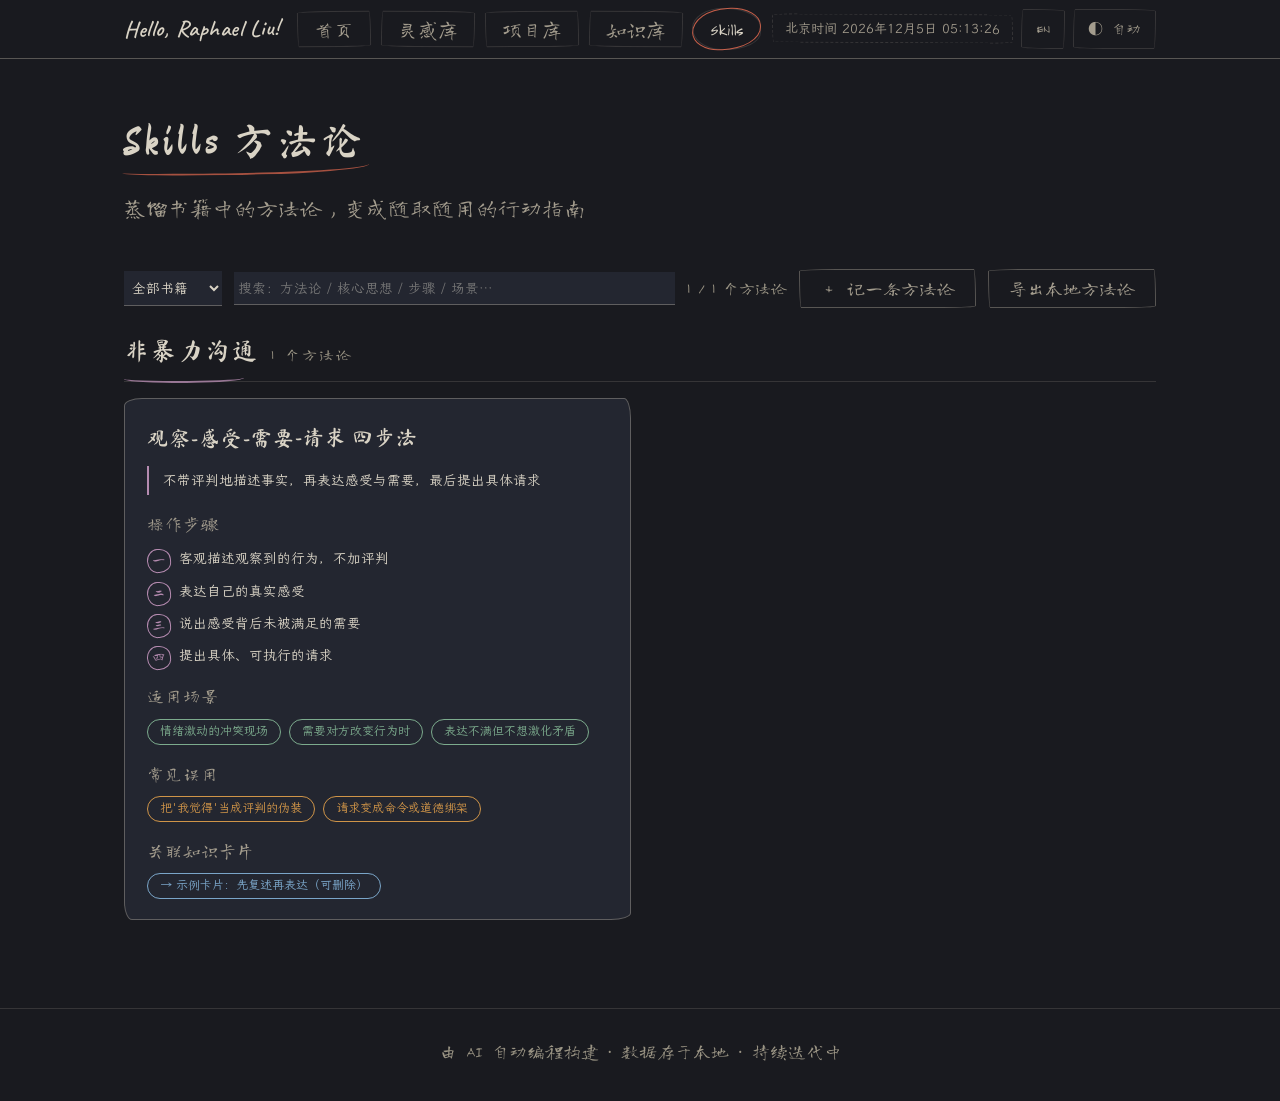
<file: skills.html>
<!DOCTYPE html>
<html lang="zh-CN">
<head>
  <meta charset="UTF-8">
  <meta name="viewport" content="width=device-width, initial-scale=1.0">
  <meta name="description" content="蒸馏书籍中的方法论，变成随取随用的行动指南。">
  <meta name="theme-color" content="#f9f7f1">
  <meta name="color-scheme" content="light dark">
  <meta property="og:type" content="website">
  <meta property="og:title" content="Skills 方法论 · Raphael Liu">
  <meta property="og:description" content="蒸馏书籍中的方法论，变成随取随用的行动指南。">
  <title>Skills 方法论 · Raphael Liu</title>
  <link rel="stylesheet" href="assets/fonts/fonts.css">
  <link rel="icon" type="image/svg+xml" href="assets/favicon.svg">
  <link rel="stylesheet" href="assets/style.css">
  <script src="data/skills.js"></script>
  <script src="data/knowledge.js"></script>
  <script src="assets/app.js"></script>
</head>
<body data-page="skills">
  <div id="nav"></div>

  <main class="container">
    <section class="page-head">
      <h1 data-i18n="sk.head">Skills 方法论</h1>
      <p data-i18n="sk.sub">蒸馏书籍中的方法论，变成随取随用的行动指南</p>
    </section>

    <div class="toolbar">
      <select id="filterBook"><option value="" data-i18n="sk.allBooks">全部书籍</option></select>
      <input type="text" id="searchKw" class="grow" placeholder="搜索：方法论 / 核心思想 / 步骤 / 场景…" data-i18n-ph="sk.search.ph">
      <span class="count" id="countInfo"></span>
      <button type="button" class="btn" id="skToggleBtn" data-i18n="sk.form.show">＋ 记一条方法论</button>
      <button type="button" class="btn" id="skExportBtn" data-i18n="sk.export">导出本地方法论</button>
    </div>

    <section class="quick-form" id="skFormPanel" hidden>
      <h3 data-i18n="sk.form.title">手动记一条方法论</h3>
      <p class="qf-hint" data-i18n="sk.form.hint"></p>
      <div class="qf-grid">
        <label><span data-i18n="sk.label.book">书名（可空）</span><input id="s-book" type="text"></label>
        <label><span data-i18n="sk.label.method">方法论名 *</span><input id="s-method" type="text"></label>
      </div>
      <label><span data-i18n="sk.label.core">核心思想 *</span><textarea id="s-core" rows="2"></textarea></label>
      <label><span data-i18n="sk.label.steps">操作步骤（每行一条，可空）</span><textarea id="s-steps" rows="3"></textarea></label>
      <div class="qf-grid">
        <label><span data-i18n="sk.label.applicable">适用场景（每行一条，可空）</span><textarea id="s-applicable" rows="2"></textarea></label>
        <label><span data-i18n="sk.label.misuse">误用场景（每行一条，可空）</span><textarea id="s-misuse" rows="2"></textarea></label>
      </div>
      <div class="qf-actions">
        <button type="button" class="btn btn-primary" id="skSaveBtn" data-i18n="sk.save">保存方法论</button>
      </div>
    </section>

    <section id="skillList" class="card-list"></section>
  </main>

  <div id="footer"></div>
  <div class="toast" id="toast" role="status" aria-live="polite"></div>

  <script>
    document.getElementById('nav').innerHTML = renderNav('skills.html');
    document.getElementById('footer').innerHTML = renderFooter();

    /* ---------- 本地新增与导出（与知识库同模式） ---------- */
    var LS_SKILLS = 'rl_skills_local_v1';
    function today() { return new Date().toISOString().slice(0, 10); }
    function downloadText(filename, text) {
      var blob = new Blob([text], { type: 'application/json;charset=utf-8' });
      var a = document.createElement('a');
      a.href = URL.createObjectURL(blob);
      a.download = filename;
      a.click();
      URL.revokeObjectURL(a.href);
    }
    function toast(msg) {
      var el = document.getElementById('toast');
      el.textContent = msg;
      el.classList.add('show');
      clearTimeout(el._timer);
      el._timer = setTimeout(function () { el.classList.remove('show'); }, 2600);
    }
    function loadLocalSkills() {
      try { return JSON.parse(localStorage.getItem(LS_SKILLS) || '[]'); } catch (e) { return []; }
    }
    function saveLocalSkills(arr) { localStorage.setItem(LS_SKILLS, JSON.stringify(arr)); }
    function allSkills() { return getData('skills').concat(loadLocalSkills()); }
    function linesOf(id) {
      return document.getElementById(id).value.split('\n')
        .map(function (s) { return s.trim(); }).filter(Boolean);
    }

    var SEARCH_FIELDS = ['methodName', 'bookName', 'coreIdea', 'applicableScenarios', 'misuseScenarios', 'steps'];

    function knowledgeTitle(id) {
      var found = getData('knowledge').filter(function (k) { return k.id === id; })[0];
      return found ? found.title : id + t('sk.notFound');
    }

    function renderCard(s) {
      var linked = Array.isArray(s.linkedKnowledgeIds) ? s.linkedKnowledgeIds : [];
      return '<article class="s-card">' +
        '<h4>' + esc(s.methodName) +
          (s.id && String(s.id).indexOf('local-') === 0 ? ' <span class="local-badge">' + t('sk.localBadge') + '</span>' : '') +
        '</h4>' +
        '<div class="s-core">' + esc(s.coreIdea) + '</div>' +
        (Array.isArray(s.steps) && s.steps.length
          ? '<div class="s-sec"><div class="s-label">' + t('sk.steps') + '</div>' +
            '<ol class="s-steps">' + s.steps.map(function (st) { return '<li>' + esc(st) + '</li>'; }).join('') + '</ol></div>'
          : '') +
        (Array.isArray(s.applicableScenarios) && s.applicableScenarios.length
          ? '<div class="s-sec"><div class="s-label">' + t('sk.scenarios') + '</div><div class="s-tags">' +
            s.applicableScenarios.map(function (t) { return '<span class="s-tag">' + esc(t) + '</span>'; }).join('') + '</div></div>'
          : '') +
        (Array.isArray(s.misuseScenarios) && s.misuseScenarios.length
          ? '<div class="s-sec"><div class="s-label">' + t('sk.misuse') + '</div><div class="s-tags">' +
            s.misuseScenarios.map(function (t) { return '<span class="s-tag warn">' + esc(t) + '</span>'; }).join('') + '</div></div>'
          : '') +
        (linked.length
          ? '<div class="s-sec"><div class="s-label">' + t('sk.linked') + '</div><div class="s-tags">' +
            linked.map(function (id) { return '<span class="s-tag link" title="' + esc(id) + '">→ ' + esc(knowledgeTitle(id)) + '</span>'; }).join('') + '</div></div>'
          : '') +
      '</article>';
    }

    function refreshBookOptions() {
      var books = [];
      allSkills().forEach(function (s) {
        var b = (s.bookName || t('sk.noBook')).trim() || t('sk.noBook');
        if (books.indexOf(b) < 0) books.push(b);
      });
      var sel = document.getElementById('filterBook');
      var cur = sel.value;
      sel.innerHTML = '<option value="">' + t('sk.allBooks') + '</option>' +
        books.map(function (b) { return '<option value="' + esc(b) + '">' + esc(b) + '</option>'; }).join('');
      sel.value = cur;
    }

    function renderList() {
      var fb = document.getElementById('filterBook').value;
      var kw = document.getElementById('searchKw').value.trim();

      var list = allSkills().filter(function (s) {
        var b = (s.bookName || t('sk.noBook')).trim() || t('sk.noBook');
        if (fb && b !== fb) return false;
        return matchKeyword(s, kw, SEARCH_FIELDS);
      });

      document.getElementById('countInfo').textContent =
        list.length + ' / ' + allSkills().length + t('sk.count.unit');

      var box = document.getElementById('skillList');
      if (!list.length) {
        box.innerHTML = '<div class="empty"><div class="big">' + t('common.empty') + '</div>' + t('sk.empty') + '</div>';
        return;
      }

      // 按书名分组
      var groups = {};
      list.forEach(function (s) {
        var b = (s.bookName || t('sk.noBook')).trim() || t('sk.noBook');
        if (!groups[b]) groups[b] = [];
        groups[b].push(s);
      });

      box.innerHTML = Object.keys(groups).map(function (b) {
        return '<section class="book-group">' +
          '<h3>' + esc(b) + ' <span class="book-count">' + groups[b].length + t('sk.count.unit') + '</span></h3>' +
          '<div class="skill-grid">' + groups[b].map(renderCard).join('') + '</div>' +
        '</section>';
      }).join('');
    }

    document.getElementById('filterBook').addEventListener('change', renderList);
    document.getElementById('searchKw').addEventListener('input', renderList);

    /* 表单开合 / 保存 / 导出 */
    var formPanel = document.getElementById('skFormPanel');
    document.getElementById('skToggleBtn').addEventListener('click', function () {
      var show = formPanel.hidden;
      formPanel.hidden = !show;
      this.textContent = show ? t('sk.form.hide') : t('sk.form.show');
      if (show) document.getElementById('s-method').focus();
    });
    document.getElementById('skSaveBtn').addEventListener('click', function () {
      var method = document.getElementById('s-method').value.trim();
      var core = document.getElementById('s-core').value.trim();
      ['s-method', 's-core'].forEach(function (id) {
        document.getElementById(id).classList.remove('f-err');
      });
      var bad = [];
      if (!method) bad.push('s-method');
      if (!core) bad.push('s-core');
      if (bad.length) {
        bad.forEach(function (id) { document.getElementById(id).classList.add('f-err'); });
        document.getElementById(bad[0]).scrollIntoView({ behavior: 'smooth', block: 'center' });
        document.getElementById(bad[0]).focus({ preventScroll: true });
        toast(t('sk.err'));
        return;
      }
      var item = {
        id: 'local-' + Date.now().toString(36),
        bookName: document.getElementById('s-book').value.trim(),
        methodName: method,
        coreIdea: core,
        steps: linesOf('s-steps'),
        applicableScenarios: linesOf('s-applicable'),
        misuseScenarios: linesOf('s-misuse')
      };
      var locals = loadLocalSkills();
      locals.unshift(item);
      saveLocalSkills(locals);
      ['s-book', 's-method', 's-core', 's-steps', 's-applicable', 's-misuse'].forEach(function (id) {
        document.getElementById(id).value = '';
      });
      refreshBookOptions();
      renderList();
      toast(t('sk.toast.saved'));
    });
    /* 出错字段一开始输入就摘掉红圈 */
    document.getElementById('skFormPanel').addEventListener('input', function (e) {
      if (e.target.classList) e.target.classList.remove('f-err');
    });
    document.getElementById('skExportBtn').addEventListener('click', function () {
      var locals = loadLocalSkills();
      if (!locals.length) { toast(t('sk.toast.noLocal')); return; }
      downloadText('skills-local.json', JSON.stringify(locals, null, 2));
      toast(t('sk.toast.exported'));
    });

    refreshBookOptions();
    renderList();

    /* 切语言后无刷新重渲染动态内容；表单开合钮文案随面板状态修正 */
    document.addEventListener('langchange', function () {
      refreshBookOptions();
      renderList();
      var btn = document.getElementById('skToggleBtn');
      btn.textContent = formPanel.hidden ? t('sk.form.show') : t('sk.form.hide');
    });
  </script>
</body>
</html>
</file>
<file: assets/fonts/fonts.css>
/* 自托管字体（Caveat / Long Cang / Ma Shan Zheng / LXGW WenKai regular），R5 生成，替代 Google Fonts 与 jsdelivr CDN */

/* cyrillic-ext */
@font-face {
  font-family: 'Caveat';
  font-style: normal;
  font-weight: 500;
  font-display: swap;
  src: url('files/gf-Wnz6HAc5bAfYB2Q7azYYmg8.woff2') format('woff2');
  unicode-range: U+0460-052F, U+1C80-1C8A, U+20B4, U+2DE0-2DFF, U+A640-A69F, U+FE2E-FE2F;
}
/* cyrillic */
@font-face {
  font-family: 'Caveat';
  font-style: normal;
  font-weight: 500;
  font-display: swap;
  src: url('files/gf-Wnz6HAc5bAfYB2Q7YjYYmg8.woff2') format('woff2');
  unicode-range: U+0301, U+0400-045F, U+0490-0491, U+04B0-04B1, U+2116;
}
/* latin-ext */
@font-face {
  font-family: 'Caveat';
  font-style: normal;
  font-weight: 500;
  font-display: swap;
  src: url('files/gf-Wnz6HAc5bAfYB2Q7aDYYmg8.woff2') format('woff2');
  unicode-range: U+0100-02BA, U+02BD-02C5, U+02C7-02CC, U+02CE-02D7, U+02DD-02FF, U+0304, U+0308, U+0329, U+1D00-1DBF, U+1E00-1E9F, U+1EF2-1EFF, U+2020, U+20A0-20AB, U+20AD-20C4, U+2113, U+2C60-2C7F, U+A720-A7FF;
}
/* latin */
@font-face {
  font-family: 'Caveat';
  font-style: normal;
  font-weight: 500;
  font-display: swap;
  src: url('files/gf-Wnz6HAc5bAfYB2Q7ZjYY.woff2') format('woff2');
  unicode-range: U+0000-00FF, U+0131, U+0152-0153, U+02BB-02BC, U+02C6, U+02DA, U+02DC, U+0304, U+0308, U+0329, U+2000-206F, U+20AC, U+2122, U+2191, U+2193, U+2212, U+2215, U+FEFF, U+FFFD;
}
/* cyrillic-ext */
@font-face {
  font-family: 'Caveat';
  font-style: normal;
  font-weight: 600;
  font-display: swap;
  src: url('files/gf-Wnz6HAc5bAfYB2Q7azYYmg8.woff2') format('woff2');
  unicode-range: U+0460-052F, U+1C80-1C8A, U+20B4, U+2DE0-2DFF, U+A640-A69F, U+FE2E-FE2F;
}
/* cyrillic */
@font-face {
  font-family: 'Caveat';
  font-style: normal;
  font-weight: 600;
  font-display: swap;
  src: url('files/gf-Wnz6HAc5bAfYB2Q7YjYYmg8.woff2') format('woff2');
  unicode-range: U+0301, U+0400-045F, U+0490-0491, U+04B0-04B1, U+2116;
}
/* latin-ext */
@font-face {
  font-family: 'Caveat';
  font-style: normal;
  font-weight: 600;
  font-display: swap;
  src: url('files/gf-Wnz6HAc5bAfYB2Q7aDYYmg8.woff2') format('woff2');
  unicode-range: U+0100-02BA, U+02BD-02C5, U+02C7-02CC, U+02CE-02D7, U+02DD-02FF, U+0304, U+0308, U+0329, U+1D00-1DBF, U+1E00-1E9F, U+1EF2-1EFF, U+2020, U+20A0-20AB, U+20AD-20C4, U+2113, U+2C60-2C7F, U+A720-A7FF;
}
/* latin */
@font-face {
  font-family: 'Caveat';
  font-style: normal;
  font-weight: 600;
  font-display: swap;
  src: url('files/gf-Wnz6HAc5bAfYB2Q7ZjYY.woff2') format('woff2');
  unicode-range: U+0000-00FF, U+0131, U+0152-0153, U+02BB-02BC, U+02C6, U+02DA, U+02DC, U+0304, U+0308, U+0329, U+2000-206F, U+20AC, U+2122, U+2191, U+2193, U+2212, U+2215, U+FEFF, U+FFFD;
}
@font-face {
  font-family: 'Long Cang';
  font-style: normal;
  font-weight: 400;
  font-display: swap;
  src: url('files/gf-LYjAdGP8kkgoTec8zkRgqBgxXsWsMfnCm1_q1j3gcsptb8OMg_Z2HVZhDbPBCIyx.5.woff2') format('woff2');
  unicode-range: U+fee3, U+fef3, U+ff03-ff04, U+ff07, U+ff0a, U+ff17-ff19, U+ff1c-ff1d, U+ff20-ff3a, U+ff3c, U+ff3e-ff5b, U+ff5d, U+ff61-ff65, U+ff67-ff6a, U+ff6c, U+ff6f-ff78, U+ff7a-ff7d, U+ff80-ff84, U+ff86, U+ff89-ff8e, U+ff92, U+ff97-ff9b, U+ff9d-ff9f, U+ffe0-ffe4, U+ffe6, U+ffe9, U+ffeb, U+ffed, U+fffc, U+1f004, U+1f170-1f171, U+1f192-1f195, U+1f198-1f19a, U+1f1e6-1f1e8;
}
@font-face {
  font-family: 'Long Cang';
  font-style: normal;
  font-weight: 400;
  font-display: swap;
  src: url('files/gf-LYjAdGP8kkgoTec8zkRgqBgxXsWsMfnCm1_q1j3gcsptb8OMg_Z2HVZhDbPBCIyx.6.woff2') format('woff2');
  unicode-range: U+f0a7, U+f0b2, U+f0b7, U+f0c9, U+f0d8, U+f0da, U+f0dc-f0dd, U+f0e0, U+f0e6, U+f0eb, U+f0fc, U+f101, U+f104-f105, U+f107, U+f10b, U+f11b, U+f14b, U+f18a, U+f193, U+f1d6-f1d7, U+f244, U+f27a, U+f296, U+f2ae, U+f471, U+f4b3, U+f610-f611, U+f880-f881, U+f8ec, U+f8f5, U+f8ff, U+f901, U+f90a, U+f92c-f92d, U+f934, U+f937, U+f941, U+f965, U+f967, U+f969, U+f96b, U+f96f, U+f974, U+f978-f979, U+f97e, U+f981, U+f98a, U+f98e, U+f997, U+f99c, U+f9b2, U+f9b5, U+f9ba, U+f9be, U+f9ca, U+f9d0-f9d1, U+f9dd, U+f9e0-f9e1, U+f9e4, U+f9f7, U+fa00-fa01, U+fa08, U+fa0a, U+fa11, U+fb01-fb02, U+fdfc, U+fe0e, U+fe30-fe31, U+fe33-fe44, U+fe49-fe52, U+fe54-fe57, U+fe59-fe66, U+fe68-fe6b, U+fe8e, U+fe92-fe93, U+feae, U+feb8, U+fecb-fecc, U+fee0;
}
@font-face {
  font-family: 'Long Cang';
  font-style: normal;
  font-weight: 400;
  font-display: swap;
  src: url('files/gf-LYjAdGP8kkgoTec8zkRgqBgxXsWsMfnCm1_q1j3gcsptb8OMg_Z2HVZhDbPBCIyx.21.woff2') format('woff2');
  unicode-range: U+9f83, U+9f85-9f8d, U+9f90-9f91, U+9f94-9f96, U+9f98, U+9f9b-9f9c, U+9f9e, U+9fa0, U+9fa2, U+9ff0-9fff, U+a001, U+a007, U+a025, U+a046-a047, U+a057, U+a072, U+a078-a079, U+a083, U+a085, U+a100, U+a118, U+a132, U+a134, U+a1f4, U+a242, U+a4a6, U+a4aa, U+a4b0-a4b1, U+a4b3, U+a9c1-a9c2, U+ac00-ac01, U+ac04, U+ac08, U+ac10-ac11, U+ac13-ac16, U+ac19, U+ac1c-ac1d, U+ac24, U+ac70-ac71, U+ac74, U+ac77-ac78, U+ac80-ac81, U+ac83, U+ac8c, U+ac90, U+ac9f-aca0, U+aca8-aca9, U+acac, U+acb0, U+acbd, U+acc1, U+acc4, U+ace0-ace1, U+ace4, U+ace8, U+acf3, U+acf5, U+acfc-acfd, U+ad00, U+ad0c, U+ad11, U+ad1c, U+ad34, U+ad50, U+ad64, U+ad6c, U+ad70, U+ad74, U+ad7f, U+ad81, U+ad8c, U+adc0, U+adc8, U+addc, U+ade0, U+adf8-adf9, U+adfc, U+ae00, U+ae08-ae09, U+ae0b, U+ae30, U+ae34, U+ae38, U+ae40, U+ae4a, U+ae4c, U+ae54, U+ae68, U+aebc, U+aed8, U+af2c-af2d;
}
@font-face {
  font-family: 'Long Cang';
  font-style: normal;
  font-weight: 400;
  font-display: swap;
  src: url('files/gf-LYjAdGP8kkgoTec8zkRgqBgxXsWsMfnCm1_q1j3gcsptb8OMg_Z2HVZhDbPBCIyx.22.woff2') format('woff2');
  unicode-range: U+9e30-9e33, U+9e35-9e3b, U+9e3e, U+9e40-9e44, U+9e46-9e4e, U+9e51, U+9e53, U+9e55-9e58, U+9e5a-9e5c, U+9e5e-9e63, U+9e66-9e6e, U+9e71, U+9e73, U+9e75, U+9e78-9e79, U+9e7c-9e7e, U+9e82, U+9e86-9e88, U+9e8b-9e8c, U+9e90-9e91, U+9e93, U+9e95, U+9e97, U+9e9d, U+9ea4-9ea5, U+9ea9-9eaa, U+9eb4-9eb5, U+9eb8-9eba, U+9ebc-9ebf, U+9ec3, U+9ec9, U+9ecd, U+9ed0, U+9ed2-9ed3, U+9ed5-9ed6, U+9ed9, U+9edc-9edd, U+9edf-9ee0, U+9ee2, U+9ee5, U+9ee7-9eea, U+9eef, U+9ef1, U+9ef3-9ef4, U+9ef6, U+9ef9, U+9efb-9efc, U+9efe, U+9f0b, U+9f0d, U+9f10, U+9f14, U+9f17, U+9f19, U+9f22, U+9f29, U+9f2c, U+9f2f, U+9f31, U+9f37, U+9f39, U+9f3d-9f3e, U+9f41, U+9f4a-9f4b, U+9f51-9f52, U+9f61-9f63, U+9f66-9f67, U+9f80-9f81;
}
@font-face {
  font-family: 'Long Cang';
  font-style: normal;
  font-weight: 400;
  font-display: swap;
  src: url('files/gf-LYjAdGP8kkgoTec8zkRgqBgxXsWsMfnCm1_q1j3gcsptb8OMg_Z2HVZhDbPBCIyx.23.woff2') format('woff2');
  unicode-range: U+9c82-9c83, U+9c85-9c8c, U+9c8e-9c92, U+9c94-9c9b, U+9c9e-9ca3, U+9ca5-9ca7, U+9ca9, U+9cab, U+9cad-9cae, U+9cb1-9cb7, U+9cb9-9cbd, U+9cbf-9cc0, U+9cc3, U+9cc5-9cc7, U+9cc9-9cd1, U+9cd3-9cda, U+9cdc-9cdd, U+9cdf, U+9ce1-9ce3, U+9ce5, U+9ce9, U+9cee-9cef, U+9cf3-9cf4, U+9cf6, U+9cfc-9cfd, U+9d02, U+9d08-9d09, U+9d12, U+9d1b, U+9d1e, U+9d26, U+9d28, U+9d37, U+9d3b, U+9d3f, U+9d51, U+9d59, U+9d5c-9d5d, U+9d5f-9d61, U+9d6c, U+9d70, U+9d72, U+9d7a, U+9d7e, U+9d84, U+9d89, U+9d8f, U+9d92, U+9daf, U+9db4, U+9db8, U+9dbc, U+9dc4, U+9dc7, U+9dc9, U+9dd7, U+9ddf, U+9df2, U+9df9-9dfa, U+9e0a, U+9e11, U+9e1a, U+9e1e, U+9e20, U+9e22, U+9e28-9e2c, U+9e2e-9e2f;
}
@font-face {
  font-family: 'Long Cang';
  font-style: normal;
  font-weight: 400;
  font-display: swap;
  src: url('files/gf-LYjAdGP8kkgoTec8zkRgqBgxXsWsMfnCm1_q1j3gcsptb8OMg_Z2HVZhDbPBCIyx.24.woff2') format('woff2');
  unicode-range: U+9a80, U+9a83, U+9a85, U+9a88-9a8a, U+9a8d-9a8e, U+9a90, U+9a92-9a93, U+9a95-9a96, U+9a98-9a99, U+9a9b-9aa2, U+9aa5, U+9aa7, U+9aaf-9ab1, U+9ab5-9ab6, U+9ab9-9aba, U+9ac0-9ac4, U+9ac8, U+9acb-9acc, U+9ace-9acf, U+9ad1-9ad2, U+9ad9, U+9adf, U+9ae1, U+9ae3, U+9aea-9aeb, U+9aed-9aef, U+9af4, U+9af9, U+9afb, U+9b03-9b04, U+9b06, U+9b08, U+9b0d, U+9b0f-9b10, U+9b13, U+9b18, U+9b1a, U+9b1f, U+9b22-9b23, U+9b25, U+9b27-9b28, U+9b2a, U+9b2f, U+9b31-9b32, U+9b3b, U+9b43, U+9b46-9b49, U+9b4d-9b4e, U+9b51, U+9b56, U+9b58, U+9b5a, U+9b5c, U+9b5f, U+9b61-9b62, U+9b6f, U+9b77, U+9b80, U+9b88, U+9b8b, U+9b8e, U+9b91, U+9b9f-9ba0, U+9ba8, U+9baa-9bab, U+9bad-9bae, U+9bb0-9bb1, U+9bb8, U+9bc9-9bca, U+9bd3, U+9bd6, U+9bdb, U+9be8, U+9bf0-9bf1, U+9c02, U+9c10, U+9c15, U+9c24, U+9c2d, U+9c32, U+9c39, U+9c3b, U+9c40, U+9c47-9c49, U+9c53, U+9c57, U+9c64, U+9c72, U+9c77-9c78, U+9c7b, U+9c7f-9c80;
}
@font-face {
  font-family: 'Long Cang';
  font-style: normal;
  font-weight: 400;
  font-display: swap;
  src: url('files/gf-LYjAdGP8kkgoTec8zkRgqBgxXsWsMfnCm1_q1j3gcsptb8OMg_Z2HVZhDbPBCIyx.25.woff2') format('woff2');
  unicode-range: U+98dd, U+98e1-98e2, U+98e7-98ea, U+98ec, U+98ee-98ef, U+98f2, U+98f4, U+98fc-98fe, U+9903, U+9905, U+9908, U+990a, U+990c-990d, U+9913-9914, U+9918, U+991a-991b, U+991e, U+9921, U+9928, U+992c, U+992e, U+9935, U+9938-9939, U+993d-993e, U+9945, U+994b-994c, U+9951-9952, U+9954-9955, U+9957, U+995e, U+9963, U+9966-9969, U+996b-996c, U+996f, U+9974-9975, U+9977-9979, U+997d-997e, U+9980-9981, U+9983-9984, U+9987, U+998a-998b, U+998d-9991, U+9993-9995, U+9997-9998, U+99a5, U+99ab, U+99ad-99ae, U+99b1, U+99b3-99b4, U+99bc, U+99bf, U+99c1, U+99c3-99c6, U+99cc, U+99d0, U+99d2, U+99d5, U+99db, U+99dd, U+99e1, U+99ed, U+99f1, U+99ff, U+9a01, U+9a03-9a04, U+9a0e-9a0f, U+9a11-9a13, U+9a19, U+9a1b, U+9a28, U+9a2b, U+9a30, U+9a32, U+9a37, U+9a40, U+9a45, U+9a4a, U+9a4d-9a4e, U+9a52, U+9a55, U+9a57, U+9a5a-9a5b, U+9a5f, U+9a62, U+9a65, U+9a69, U+9a6b, U+9a6e, U+9a75, U+9a77-9a7a, U+9a7d;
}
@font-face {
  font-family: 'Long Cang';
  font-style: normal;
  font-weight: 400;
  font-display: swap;
  src: url('files/gf-LYjAdGP8kkgoTec8zkRgqBgxXsWsMfnCm1_q1j3gcsptb8OMg_Z2HVZhDbPBCIyx.26.woff2') format('woff2');
  unicode-range: U+975b-975c, U+9763, U+9765-9766, U+976c-976d, U+9773, U+9776, U+977a, U+977c, U+9784-9785, U+978e-978f, U+9791-9792, U+9794-9795, U+9798, U+979a, U+979e, U+97a3, U+97a5-97a6, U+97a8, U+97ab-97ac, U+97ae-97af, U+97b2, U+97b4, U+97c6, U+97cb-97cc, U+97d3, U+97d8, U+97dc, U+97e1, U+97ea-97eb, U+97ee, U+97fb, U+97fe-97ff, U+9801-9803, U+9805-9806, U+9808, U+980c, U+9810-9814, U+9817-9818, U+981e, U+9820-9821, U+9824, U+9828, U+982b-982d, U+9830, U+9834, U+9838-9839, U+983c, U+9846, U+984d-984f, U+9851-9852, U+9854-9855, U+9857-9858, U+985a-985b, U+9862-9863, U+9865, U+9867, U+986b, U+986f-9871, U+9877-9878, U+987c, U+9880, U+9883, U+9885, U+9889, U+988b-988f, U+9893-9895, U+9899-989b, U+989e-989f, U+98a1-98a2, U+98a5-98a7, U+98a9, U+98af, U+98b1, U+98b6, U+98ba, U+98be, U+98c3-98c4, U+98c6-98c8, U+98cf-98d6, U+98da-98db;
}
@font-face {
  font-family: 'Long Cang';
  font-style: normal;
  font-weight: 400;
  font-display: swap;
  src: url('files/gf-LYjAdGP8kkgoTec8zkRgqBgxXsWsMfnCm1_q1j3gcsptb8OMg_Z2HVZhDbPBCIyx.27.woff2') format('woff2');
  unicode-range: U+95c4-95ca, U+95cc-95cd, U+95d4-95d6, U+95d8, U+95e1-95e2, U+95e9, U+95f0-95f1, U+95f3, U+95f6, U+95fc, U+95fe-95ff, U+9602-9604, U+9606-960d, U+960f, U+9611-9613, U+9615-9617, U+9619-961b, U+961d, U+9621, U+9628, U+962f, U+963c-963e, U+9641-9642, U+9649, U+9654, U+965b-965f, U+9661, U+9663, U+9665, U+9667-9668, U+966c, U+9670, U+9672-9674, U+9678, U+967a, U+967d, U+9682, U+9685, U+9688, U+968a, U+968d-968e, U+9695, U+9697-9698, U+969e, U+96a0, U+96a3-96a4, U+96a8, U+96aa, U+96b0-96b1, U+96b3-96b4, U+96b7-96b9, U+96bb-96bd, U+96c9, U+96cb, U+96ce, U+96d1-96d2, U+96d6, U+96d9, U+96db-96dc, U+96de, U+96e0, U+96e3, U+96e9, U+96eb, U+96f0-96f2, U+96f9, U+96ff, U+9701-9702, U+9705, U+9708, U+970a, U+970e-970f, U+9711, U+9719, U+9727, U+972a, U+972d, U+9730, U+973d, U+9742, U+9744, U+9748-9749, U+9750-9751, U+975a;
}
@font-face {
  font-family: 'Long Cang';
  font-style: normal;
  font-weight: 400;
  font-display: swap;
  src: url('files/gf-LYjAdGP8kkgoTec8zkRgqBgxXsWsMfnCm1_q1j3gcsptb8OMg_Z2HVZhDbPBCIyx.28.woff2') format('woff2');
  unicode-range: U+94f5, U+94f7, U+94f9, U+94fb-94fd, U+94ff, U+9503-9504, U+9506-9507, U+9509-950a, U+950d-950f, U+9511-9518, U+951a-9520, U+9522, U+9528-952d, U+9530-953a, U+953c-953f, U+9543-9546, U+9548-9550, U+9552-9555, U+9557-955b, U+955d-9568, U+956a-956d, U+9570-9574, U+9583, U+9586, U+9589, U+958e-958f, U+9591-9592, U+9594, U+9598-9599, U+959e-95a0, U+95a2-95a6, U+95a8-95b2, U+95b4, U+95b8-95c3;
}
@font-face {
  font-family: 'Long Cang';
  font-style: normal;
  font-weight: 400;
  font-display: swap;
  src: url('files/gf-LYjAdGP8kkgoTec8zkRgqBgxXsWsMfnCm1_q1j3gcsptb8OMg_Z2HVZhDbPBCIyx.29.woff2') format('woff2');
  unicode-range: U+941c-942b, U+942d-942e, U+9432-9433, U+9435, U+9438, U+943a, U+943e, U+9444, U+944a, U+9451-9452, U+945a, U+9462-9463, U+9465, U+9470-9487, U+948a-9492, U+9494-9498, U+949a, U+949c-949d, U+94a1, U+94a3-94a4, U+94a8, U+94aa-94ad, U+94af, U+94b2, U+94b4-94ba, U+94bc-94c0, U+94c4, U+94c6-94db, U+94de-94ec, U+94ee-94f1, U+94f3;
}
@font-face {
  font-family: 'Long Cang';
  font-style: normal;
  font-weight: 400;
  font-display: swap;
  src: url('files/gf-LYjAdGP8kkgoTec8zkRgqBgxXsWsMfnCm1_q1j3gcsptb8OMg_Z2HVZhDbPBCIyx.30.woff2') format('woff2');
  unicode-range: U+92ec-92ed, U+92f0, U+92f3, U+92f8, U+92fc, U+9304, U+9306, U+9310, U+9312, U+9315, U+9318, U+931a, U+931e, U+9320-9322, U+9324, U+9326-9329, U+932b-932c, U+932f, U+9331-9332, U+9335-9336, U+933e, U+9340-9341, U+934a-9360, U+9362-9363, U+9365-936b, U+936e, U+9375, U+937e, U+9382, U+938a, U+938c, U+938f, U+9393-9394, U+9396-9397, U+939a, U+93a2, U+93a7, U+93ac-93cd, U+93d0-93d1, U+93d6-93d8, U+93de-93df, U+93e1-93e2, U+93e4, U+93f8, U+93fb, U+93fd, U+940e-941a;
}
@font-face {
  font-family: 'Long Cang';
  font-style: normal;
  font-weight: 400;
  font-display: swap;
  src: url('files/gf-LYjAdGP8kkgoTec8zkRgqBgxXsWsMfnCm1_q1j3gcsptb8OMg_Z2HVZhDbPBCIyx.31.woff2') format('woff2');
  unicode-range: U+9163-9164, U+9169, U+9170, U+9172, U+9174, U+9179-917a, U+917d-917e, U+9182-9183, U+9185, U+918c-918d, U+9190-9191, U+919a, U+919c, U+91a1-91a4, U+91a8, U+91aa-91af, U+91b4-91b5, U+91b8, U+91ba, U+91be, U+91c0-91c1, U+91c6, U+91c8, U+91cb, U+91d0, U+91d2, U+91d7-91d8, U+91dd, U+91e3, U+91e6-91e7, U+91ed, U+91f0, U+91f5, U+91f9, U+9200, U+9205, U+9207-920a, U+920d-920e, U+9210, U+9214-9215, U+921c, U+921e, U+9221, U+9223-9227, U+9229-922a, U+922d, U+9234-9235, U+9237, U+9239-923a, U+923c-9240, U+9244-9246, U+9249, U+924e-924f, U+9251, U+9253, U+9257, U+925b, U+925e, U+9262, U+9264-9266, U+9268, U+926c, U+926f, U+9271, U+927b, U+927e, U+9280, U+9283, U+9285-928a, U+928e, U+9291, U+9293, U+9296, U+9298, U+929c-929d, U+92a8, U+92ab-92ae, U+92b3, U+92b6-92b7, U+92b9, U+92c1, U+92c5-92c6, U+92c8, U+92cc, U+92d0, U+92d2, U+92e4, U+92ea;
}
@font-face {
  font-family: 'Long Cang';
  font-style: normal;
  font-weight: 400;
  font-display: swap;
  src: url('files/gf-LYjAdGP8kkgoTec8zkRgqBgxXsWsMfnCm1_q1j3gcsptb8OMg_Z2HVZhDbPBCIyx.32.woff2') format('woff2');
  unicode-range: U+9004, U+900b, U+9011, U+9015-9016, U+901e, U+9021, U+9026, U+902d, U+902f, U+9031, U+9035-9036, U+9039-903a, U+9041, U+9044-9046, U+904a, U+904f-9052, U+9054-9055, U+9058-9059, U+905b-905e, U+9060-9062, U+9068-9069, U+906f, U+9072, U+9074, U+9076-907a, U+907c-907d, U+9081, U+9083, U+9085, U+9087-908b, U+908f, U+9095, U+9097, U+9099-909b, U+909d, U+90a0-90a1, U+90a8-90a9, U+90ac, U+90b0, U+90b2-90b4, U+90b6, U+90b8, U+90ba, U+90bd-90be, U+90c3-90c5, U+90c7-90c8, U+90cf-90d0, U+90d3, U+90d5, U+90d7, U+90da-90dc, U+90de, U+90e2, U+90e4, U+90e6-90e7, U+90ea-90eb, U+90ef, U+90f4-90f5, U+90f7, U+90fe-9100, U+9104, U+9109, U+910c, U+9112, U+9114-9115, U+9118, U+911c, U+911e, U+9120, U+9122-9123, U+9127, U+912d, U+912f-9132, U+9139-913a, U+9143, U+9146, U+9149-914a, U+914c, U+914e-9150, U+9154, U+9157, U+915a, U+915d-915e, U+9161-9162;
}
@font-face {
  font-family: 'Long Cang';
  font-style: normal;
  font-weight: 400;
  font-display: swap;
  src: url('files/gf-LYjAdGP8kkgoTec8zkRgqBgxXsWsMfnCm1_q1j3gcsptb8OMg_Z2HVZhDbPBCIyx.33.woff2') format('woff2');
  unicode-range: U+8e41-8e42, U+8e47, U+8e49-8e4b, U+8e50-8e53, U+8e59-8e5a, U+8e5f-8e60, U+8e64, U+8e69, U+8e6c, U+8e70, U+8e74, U+8e76, U+8e7a-8e7c, U+8e7f, U+8e84-8e85, U+8e87, U+8e89, U+8e8b, U+8e8d, U+8e8f-8e90, U+8e94, U+8e99, U+8e9c, U+8e9e, U+8eaa, U+8eac, U+8eb0, U+8eb6, U+8ec0, U+8ec6, U+8eca-8ece, U+8ed2, U+8eda, U+8edf, U+8ee2, U+8eeb, U+8ef8, U+8efb-8efe, U+8f03, U+8f09, U+8f0b, U+8f12-8f15, U+8f1b, U+8f1d, U+8f1f, U+8f29-8f2a, U+8f2f, U+8f36, U+8f38, U+8f3b, U+8f3e-8f3f, U+8f44-8f45, U+8f49, U+8f4d-8f4e, U+8f5f, U+8f6b, U+8f6d, U+8f71-8f73, U+8f75-8f76, U+8f78-8f7a, U+8f7c, U+8f7e, U+8f81-8f82, U+8f84, U+8f87, U+8f8a-8f8b, U+8f8d-8f8f, U+8f94-8f95, U+8f97-8f9a, U+8fa6, U+8fad-8faf, U+8fb2, U+8fb5-8fb7, U+8fba-8fbc, U+8fbf, U+8fc2, U+8fcb, U+8fcd, U+8fd3, U+8fd5, U+8fd7, U+8fda, U+8fe2-8fe5, U+8fe8-8fe9, U+8fee, U+8ff3-8ff4, U+8ff8, U+8ffa;
}
@font-face {
  font-family: 'Long Cang';
  font-style: normal;
  font-weight: 400;
  font-display: swap;
  src: url('files/gf-LYjAdGP8kkgoTec8zkRgqBgxXsWsMfnCm1_q1j3gcsptb8OMg_Z2HVZhDbPBCIyx.34.woff2') format('woff2');
  unicode-range: U+8cbd, U+8cbf-8cc4, U+8cc7-8cc8, U+8cca, U+8ccd, U+8cd1, U+8cd3, U+8cdb-8cdc, U+8cde, U+8ce0, U+8ce2-8ce4, U+8ce6-8ce8, U+8cea, U+8ced, U+8cf4, U+8cf8, U+8cfa, U+8cfc-8cfd, U+8d04-8d05, U+8d07-8d08, U+8d0a, U+8d0d, U+8d0f, U+8d13-8d14, U+8d16, U+8d1b, U+8d20, U+8d30, U+8d32-8d33, U+8d36, U+8d3b, U+8d3d, U+8d40, U+8d42-8d43, U+8d45-8d46, U+8d48-8d4a, U+8d4d, U+8d51, U+8d53, U+8d55, U+8d59, U+8d5c-8d5d, U+8d5f, U+8d61, U+8d66-8d67, U+8d6a, U+8d6d, U+8d71, U+8d73, U+8d84, U+8d90-8d91, U+8d94-8d95, U+8d99, U+8da8, U+8daf, U+8db1, U+8db5, U+8db8, U+8dba, U+8dbc, U+8dbf, U+8dc2, U+8dc4, U+8dc6, U+8dcb, U+8dce-8dcf, U+8dd6-8dd7, U+8dda-8ddb, U+8dde, U+8de1, U+8de3-8de4, U+8de9, U+8deb-8dec, U+8df0-8df1, U+8df6-8dfd, U+8e05, U+8e07, U+8e09-8e0a, U+8e0c, U+8e0e, U+8e10, U+8e14, U+8e1d-8e1f, U+8e23, U+8e26, U+8e2b-8e31, U+8e34-8e35, U+8e39-8e3a, U+8e3d, U+8e40;
}
@font-face {
  font-family: 'Long Cang';
  font-style: normal;
  font-weight: 400;
  font-display: swap;
  src: url('files/gf-LYjAdGP8kkgoTec8zkRgqBgxXsWsMfnCm1_q1j3gcsptb8OMg_Z2HVZhDbPBCIyx.35.woff2') format('woff2');
  unicode-range: U+8b80, U+8b83, U+8b8a, U+8b8c, U+8b90, U+8b93, U+8b99-8b9a, U+8ba0, U+8ba3, U+8ba5-8ba7, U+8baa-8bac, U+8bb4-8bb5, U+8bb7, U+8bb9, U+8bc2-8bc3, U+8bc5, U+8bcb-8bcc, U+8bce-8bd0, U+8bd2-8bd4, U+8bd6, U+8bd8-8bd9, U+8bdc, U+8bdf, U+8be3-8be4, U+8be7-8be9, U+8beb-8bec, U+8bee, U+8bf0, U+8bf2-8bf3, U+8bf6, U+8bf9, U+8bfc-8bfd, U+8bff-8c00, U+8c02, U+8c04, U+8c06-8c07, U+8c0c, U+8c0f, U+8c11-8c12, U+8c14-8c1b, U+8c1d-8c21, U+8c24-8c25, U+8c27, U+8c2a-8c2c, U+8c2e-8c30, U+8c32-8c36, U+8c3f, U+8c47-8c4c, U+8c4e-8c50, U+8c54-8c56, U+8c62, U+8c68, U+8c6c, U+8c73, U+8c78, U+8c7a, U+8c82, U+8c85, U+8c89-8c8a, U+8c8d-8c8e, U+8c90, U+8c93-8c94, U+8c98, U+8c9d-8c9e, U+8ca0-8ca2, U+8ca7-8cac, U+8caf-8cb0, U+8cb3-8cb4, U+8cb6-8cb9, U+8cbb-8cbc;
}
@font-face {
  font-family: 'Long Cang';
  font-style: normal;
  font-weight: 400;
  font-display: swap;
  src: url('files/gf-LYjAdGP8kkgoTec8zkRgqBgxXsWsMfnCm1_q1j3gcsptb8OMg_Z2HVZhDbPBCIyx.36.woff2') format('woff2');
  unicode-range: U+8a15-8a18, U+8a1a-8a1b, U+8a1d, U+8a1f, U+8a22-8a23, U+8a25, U+8a2b, U+8a2d, U+8a31, U+8a33-8a34, U+8a36-8a38, U+8a3a, U+8a3c, U+8a3e, U+8a40-8a41, U+8a46, U+8a48, U+8a50, U+8a52, U+8a54-8a55, U+8a58, U+8a5b, U+8a5d-8a63, U+8a66, U+8a69-8a6b, U+8a6d-8a6e, U+8a70, U+8a72-8a73, U+8a7a, U+8a85, U+8a87, U+8a8a, U+8a8c-8a8d, U+8a90-8a92, U+8a95, U+8a98, U+8aa0-8aa1, U+8aa3-8aa6, U+8aa8-8aa9, U+8aac-8aae, U+8ab0, U+8ab2, U+8ab8-8ab9, U+8abc, U+8abe-8abf, U+8ac7, U+8acf, U+8ad2, U+8ad6-8ad7, U+8adb-8adc, U+8adf, U+8ae1, U+8ae6-8ae8, U+8aeb, U+8aed-8aee, U+8af1, U+8af3-8af4, U+8af7-8af8, U+8afa, U+8afe, U+8b00-8b02, U+8b07, U+8b0a, U+8b0c, U+8b0e, U+8b10, U+8b17, U+8b19, U+8b1b, U+8b1d, U+8b20-8b21, U+8b26, U+8b28, U+8b2c, U+8b33, U+8b39, U+8b3e-8b3f, U+8b41, U+8b45, U+8b49, U+8b4c, U+8b4f, U+8b57-8b58, U+8b5a, U+8b5c, U+8b5e, U+8b60, U+8b6c, U+8b6f-8b70, U+8b72, U+8b74, U+8b77, U+8b7d;
}
@font-face {
  font-family: 'Long Cang';
  font-style: normal;
  font-weight: 400;
  font-display: swap;
  src: url('files/gf-LYjAdGP8kkgoTec8zkRgqBgxXsWsMfnCm1_q1j3gcsptb8OMg_Z2HVZhDbPBCIyx.37.woff2') format('woff2');
  unicode-range: U+8882, U+8884-8886, U+8888, U+888f, U+8892-8893, U+889b, U+88a2, U+88a4, U+88a6, U+88a8, U+88aa, U+88ae, U+88b1, U+88b4, U+88b7, U+88bc, U+88c0, U+88c6-88c9, U+88ce-88cf, U+88d1-88d3, U+88d8, U+88db-88dd, U+88df, U+88e1-88e3, U+88e5, U+88e8, U+88ec, U+88f0-88f1, U+88f3-88f4, U+88fc-88fe, U+8900, U+8902, U+8906-8907, U+8909-890c, U+8912-8915, U+8918-891b, U+8921, U+8925, U+892b, U+8930, U+8932, U+8934, U+8936, U+893b, U+893d, U+8941, U+894c, U+8955-8956, U+8959, U+895c, U+895e-8960, U+8966, U+896a, U+896c, U+896f-8970, U+8972, U+897b, U+897e, U+8980, U+8983, U+8985, U+8987-8988, U+898c, U+898f, U+8993, U+8997, U+899a, U+89a1, U+89a7, U+89a9-89aa, U+89b2-89b3, U+89b7, U+89c0, U+89c7, U+89ca-89cc, U+89ce-89d1, U+89d6, U+89da, U+89dc, U+89de, U+89e5, U+89e7, U+89eb, U+89ef, U+89f1, U+89f3-89f4, U+89f8, U+89ff, U+8a01-8a03, U+8a07-8a0a, U+8a0e-8a0f, U+8a13;
}
@font-face {
  font-family: 'Long Cang';
  font-style: normal;
  font-weight: 400;
  font-display: swap;
  src: url('files/gf-LYjAdGP8kkgoTec8zkRgqBgxXsWsMfnCm1_q1j3gcsptb8OMg_Z2HVZhDbPBCIyx.38.woff2') format('woff2');
  unicode-range: U+86f4, U+86f8-86f9, U+86fb, U+86fe, U+8703, U+8706-870a, U+870d, U+8711-8713, U+871a, U+871e, U+8722-8723, U+8725, U+8729, U+872e, U+8731, U+8734, U+8737, U+873a-873b, U+873e-8740, U+8742, U+8747-8748, U+8753, U+8755, U+8757-8758, U+875d, U+875f, U+8762-8766, U+8768, U+876e, U+8770, U+8772, U+8775, U+8778, U+877b-877e, U+8782, U+8785, U+8788, U+878b, U+8793, U+8797, U+879a, U+879e-87a0, U+87a2-87a3, U+87a8, U+87ab-87ad, U+87af, U+87b3, U+87b5, U+87bd, U+87c0, U+87c4, U+87c6, U+87ca-87cb, U+87d1-87d2, U+87db-87dc, U+87de, U+87e0, U+87e5, U+87ea, U+87ec, U+87ee, U+87f2-87f3, U+87fb, U+87fd-87fe, U+8802-8803, U+8805, U+880a-880b, U+880d, U+8813-8816, U+8819, U+881b, U+881f, U+8821, U+8823, U+8831-8832, U+8835-8836, U+8839, U+883b-883c, U+8844, U+8846, U+884a, U+884e, U+8852-8853, U+8855, U+8859, U+885b, U+885d-885e, U+8862, U+8864, U+8869-886a, U+886e-886f, U+8872, U+8879, U+887d-887f;
}
@font-face {
  font-family: 'Long Cang';
  font-style: normal;
  font-weight: 400;
  font-display: swap;
  src: url('files/gf-LYjAdGP8kkgoTec8zkRgqBgxXsWsMfnCm1_q1j3gcsptb8OMg_Z2HVZhDbPBCIyx.39.woff2') format('woff2');
  unicode-range: U+8548, U+854e, U+8553, U+8556-8557, U+8559, U+855e, U+8561, U+8564-8565, U+8568-856a, U+856d, U+856f-8570, U+8572, U+8576, U+8579-857b, U+8580, U+8585-8586, U+8588, U+858a, U+858f, U+8591, U+8594, U+8599, U+859c, U+85a2, U+85a4, U+85a6, U+85a8-85a9, U+85ab-85ac, U+85ae, U+85b7-85b9, U+85be, U+85c1, U+85c7, U+85cd, U+85d0, U+85d3, U+85d5, U+85dc-85dd, U+85df-85e0, U+85e5-85e6, U+85e8-85ea, U+85f4, U+85f9, U+85fe-85ff, U+8602, U+8605-8607, U+860a-860b, U+8616, U+8618, U+861a, U+8627, U+8629, U+862d, U+8638, U+863c, U+863f, U+864d, U+864f, U+8652-8655, U+865b-865c, U+865f, U+8662, U+8667, U+866c, U+866e, U+8671, U+8675, U+867a-867c, U+867f, U+868b, U+868d, U+8693, U+869c-869d, U+86a1, U+86a3-86a4, U+86a7-86a9, U+86ac, U+86af-86b1, U+86b4-86b6, U+86ba, U+86c0, U+86c4, U+86c6, U+86c9-86ca, U+86cd-86d1, U+86d4, U+86d8, U+86de-86df, U+86e4, U+86e6, U+86e9, U+86ed, U+86ef-86f3;
}
@font-face {
  font-family: 'Long Cang';
  font-style: normal;
  font-weight: 400;
  font-display: swap;
  src: url('files/gf-LYjAdGP8kkgoTec8zkRgqBgxXsWsMfnCm1_q1j3gcsptb8OMg_Z2HVZhDbPBCIyx.40.woff2') format('woff2');
  unicode-range: U+83c5, U+83c8-83c9, U+83cb, U+83d1, U+83d3-83d6, U+83d8, U+83db, U+83dd, U+83df, U+83e1, U+83e5, U+83ea-83eb, U+83f0, U+83f4, U+83f8-83f9, U+83fb, U+83fd, U+83ff, U+8401, U+8406, U+840a-840b, U+840f, U+8411, U+8418, U+841c, U+8420, U+8422-8424, U+8426, U+8429, U+842c, U+8438-8439, U+843b-843c, U+843f, U+8446-8447, U+8449, U+844e, U+8451-8452, U+8456, U+8459-845a, U+845c, U+8462, U+8466, U+846d, U+846f-8470, U+8473, U+8476-8478, U+847a, U+847d, U+8484-8485, U+8487, U+8489, U+848c, U+848e, U+8490, U+8493-8494, U+8497, U+849b, U+849e-849f, U+84a1, U+84a5, U+84a8, U+84af, U+84b4, U+84b9-84bf, U+84c1-84c2, U+84c5-84c7, U+84ca-84cb, U+84cd, U+84d0-84d1, U+84d3, U+84d6, U+84df-84e0, U+84e2-84e3, U+84e5-84e7, U+84ee, U+84f3, U+84f6, U+84fa, U+84fc, U+84ff-8500, U+850c, U+8511, U+8514-8515, U+8517-8518, U+851f, U+8523, U+8525-8526, U+8529, U+852b, U+852d, U+8532, U+8534-8535, U+8538-853a, U+853c, U+8543, U+8545;
}
@font-face {
  font-family: 'Long Cang';
  font-style: normal;
  font-weight: 400;
  font-display: swap;
  src: url('files/gf-LYjAdGP8kkgoTec8zkRgqBgxXsWsMfnCm1_q1j3gcsptb8OMg_Z2HVZhDbPBCIyx.41.woff2') format('woff2');
  unicode-range: U+82bc, U+82be, U+82c0-82c2, U+82c4-82c8, U+82ca-82cc, U+82ce, U+82d0, U+82d2-82d3, U+82d5-82d6, U+82d8-82d9, U+82dc-82de, U+82e0-82e4, U+82e7, U+82e9-82eb, U+82ed-82ee, U+82f3-82f4, U+82f7-82f8, U+82fa-8301, U+8306-8308, U+830c-830d, U+830f, U+8311, U+8313-8315, U+8318, U+831a-831b, U+831d, U+8324, U+8327, U+832a, U+832c-832d, U+832f, U+8331-8334, U+833a-833c, U+8340, U+8343-8345, U+8347-8348, U+834a, U+834c, U+834f, U+8351, U+8356, U+8358-835c, U+835e, U+8360, U+8364-8366, U+8368-836a, U+836c-836e, U+8373, U+8378, U+837b-837d, U+837f-8380, U+8382, U+8388, U+838a-838b, U+8392, U+8394, U+8396, U+8398-8399, U+839b-839c, U+83a0, U+83a2-83a3, U+83a8-83aa, U+83ae-83b0, U+83b3-83b4, U+83b6, U+83b8, U+83ba, U+83bc-83bd, U+83bf-83c0, U+83c2;
}
@font-face {
  font-family: 'Long Cang';
  font-style: normal;
  font-weight: 400;
  font-display: swap;
  src: url('files/gf-LYjAdGP8kkgoTec8zkRgqBgxXsWsMfnCm1_q1j3gcsptb8OMg_Z2HVZhDbPBCIyx.42.woff2') format('woff2');
  unicode-range: U+8166-8169, U+816b, U+816d, U+8171, U+8173-8174, U+8178, U+817c-817d, U+8182, U+8188, U+8191, U+8198-819b, U+81a0, U+81a3, U+81a5-81a6, U+81a9, U+81b6, U+81ba-81bb, U+81bd, U+81bf, U+81c1, U+81c3, U+81c6, U+81c9-81ca, U+81cc-81cd, U+81d1, U+81d3-81d4, U+81d8, U+81db-81dc, U+81de-81df, U+81e5, U+81e7-81e9, U+81eb-81ec, U+81ee-81ef, U+81f5, U+81f8, U+81fa, U+81fc, U+81fe, U+8200-8202, U+8204, U+8208-820a, U+820e-8210, U+8216-8218, U+821b-821c, U+8221-8224, U+8226-8228, U+822b, U+822d, U+822f, U+8232-8234, U+8237-8238, U+823a-823b, U+823e, U+8244, U+8249, U+824b, U+824f, U+8259-825a, U+825f, U+8266, U+8268, U+826e, U+8271, U+8276-8279, U+827d, U+827f, U+8283-8284, U+8288-828a, U+828d-8291, U+8293-8294, U+8296-8298, U+829f-82a1, U+82a3-82a4, U+82a7-82ab, U+82ae, U+82b0, U+82b2, U+82b4-82b6;
}
@font-face {
  font-family: 'Long Cang';
  font-style: normal;
  font-weight: 400;
  font-display: swap;
  src: url('files/gf-LYjAdGP8kkgoTec8zkRgqBgxXsWsMfnCm1_q1j3gcsptb8OMg_Z2HVZhDbPBCIyx.43.woff2') format('woff2');
  unicode-range: U+8016, U+8018-8019, U+801c, U+801e, U+8026-802a, U+8031, U+8034-8035, U+8037, U+8043, U+804b, U+804d, U+8052, U+8056, U+8059, U+805e, U+8061, U+8068-8069, U+806e-8074, U+8076-8078, U+807c-8080, U+8082, U+8084-8085, U+8088, U+808f, U+8093, U+809c, U+809f, U+80ab, U+80ad-80ae, U+80b1, U+80b6-80b8, U+80bc-80bd, U+80c2, U+80c4, U+80ca, U+80cd, U+80d1, U+80d4, U+80d7, U+80d9-80db, U+80dd, U+80e0, U+80e4-80e5, U+80e7-80ed, U+80ef-80f1, U+80f3-80f4, U+80fc, U+8101, U+8104-8105, U+8107-8108, U+810c-810e, U+8112-8115, U+8117-8119, U+811b-811f, U+8121-8130, U+8132-8134, U+8137, U+8139, U+813f-8140, U+8142, U+8146, U+8148, U+814d-814e, U+8151, U+8153, U+8158-815a, U+815e, U+8160;
}
@font-face {
  font-family: 'Long Cang';
  font-style: normal;
  font-weight: 400;
  font-display: swap;
  src: url('files/gf-LYjAdGP8kkgoTec8zkRgqBgxXsWsMfnCm1_q1j3gcsptb8OMg_Z2HVZhDbPBCIyx.44.woff2') format('woff2');
  unicode-range: U+7ef0-7ef2, U+7ef6, U+7efa-7efb, U+7efe, U+7f01-7f04, U+7f08, U+7f0a-7f12, U+7f17, U+7f19, U+7f1b-7f1c, U+7f1f, U+7f21-7f23, U+7f25-7f28, U+7f2a-7f33, U+7f35-7f37, U+7f3d, U+7f42, U+7f44-7f45, U+7f4c-7f4d, U+7f52, U+7f54, U+7f58-7f59, U+7f5d, U+7f5f-7f61, U+7f63, U+7f65, U+7f68, U+7f70-7f71, U+7f73-7f75, U+7f77, U+7f79, U+7f7d-7f7e, U+7f85-7f86, U+7f88-7f89, U+7f8b-7f8c, U+7f90-7f91, U+7f94-7f96, U+7f98-7f9b, U+7f9d, U+7f9f, U+7fa3, U+7fa7-7fa9, U+7fac-7fb2, U+7fb4, U+7fb6, U+7fb8, U+7fbc, U+7fbf-7fc0, U+7fc3, U+7fca, U+7fcc, U+7fce, U+7fd2, U+7fd5, U+7fd9-7fdb, U+7fdf, U+7fe3, U+7fe5-7fe7, U+7fe9, U+7feb-7fec, U+7fee-7fef, U+7ff1, U+7ff3-7ff4, U+7ff9-7ffa, U+7ffe, U+8004, U+8006, U+800b, U+800e, U+8011-8012, U+8014;
}
@font-face {
  font-family: 'Long Cang';
  font-style: normal;
  font-weight: 400;
  font-display: swap;
  src: url('files/gf-LYjAdGP8kkgoTec8zkRgqBgxXsWsMfnCm1_q1j3gcsptb8OMg_Z2HVZhDbPBCIyx.45.woff2') format('woff2');
  unicode-range: U+7dd2, U+7dd4, U+7dd6-7dd8, U+7dda-7de0, U+7de2-7de6, U+7de8-7ded, U+7def, U+7df1-7df5, U+7df7, U+7df9, U+7dfb-7dfc, U+7dfe-7e02, U+7e04, U+7e08-7e0b, U+7e12, U+7e1b, U+7e1e, U+7e20, U+7e22-7e23, U+7e26, U+7e29, U+7e2b, U+7e2e-7e2f, U+7e31, U+7e37, U+7e39-7e3e, U+7e40, U+7e43-7e44, U+7e46-7e47, U+7e4a-7e4b, U+7e4d-7e4e, U+7e51, U+7e54-7e56, U+7e58-7e5b, U+7e5d-7e5e, U+7e61, U+7e66-7e67, U+7e69-7e6b, U+7e6d, U+7e70, U+7e73, U+7e77, U+7e79, U+7e7b-7e7d, U+7e81-7e82, U+7e8c-7e8d, U+7e8f, U+7e92-7e94, U+7e96, U+7e98, U+7e9a-7e9c, U+7e9e-7e9f, U+7ea1, U+7ea3, U+7ea5, U+7ea8-7ea9, U+7eab, U+7ead-7eae, U+7eb0, U+7ebb, U+7ebe, U+7ec0-7ec2, U+7ec9, U+7ecb-7ecc, U+7ed0, U+7ed4, U+7ed7, U+7edb, U+7ee0-7ee2, U+7ee5-7ee6, U+7ee8, U+7eeb;
}
@font-face {
  font-family: 'Long Cang';
  font-style: normal;
  font-weight: 400;
  font-display: swap;
  src: url('files/gf-LYjAdGP8kkgoTec8zkRgqBgxXsWsMfnCm1_q1j3gcsptb8OMg_Z2HVZhDbPBCIyx.46.woff2') format('woff2');
  unicode-range: U+7ce8, U+7cec, U+7cf0, U+7cf5-7cf9, U+7cfc, U+7cfe, U+7d00, U+7d04-7d0b, U+7d0d, U+7d10-7d14, U+7d17-7d19, U+7d1b-7d1f, U+7d21, U+7d24-7d26, U+7d28-7d2a, U+7d2c-7d2e, U+7d30-7d31, U+7d33, U+7d35-7d36, U+7d38-7d3a, U+7d40, U+7d42-7d44, U+7d46, U+7d4b-7d4c, U+7d4f, U+7d51, U+7d54-7d56, U+7d58, U+7d5b-7d5c, U+7d5e, U+7d61-7d63, U+7d66, U+7d68, U+7d6a-7d6c, U+7d6f, U+7d71-7d73, U+7d75-7d77, U+7d79-7d7a, U+7d7e, U+7d81, U+7d84-7d8b, U+7d8d, U+7d8f, U+7d91, U+7d94, U+7d96, U+7d98-7d9a, U+7d9c-7da0, U+7da2, U+7da6, U+7daa-7db1, U+7db4-7db8, U+7dba-7dbf, U+7dc1, U+7dc4, U+7dc7-7dc8, U+7dca-7dcd, U+7dcf, U+7dd1;
}
@font-face {
  font-family: 'Long Cang';
  font-style: normal;
  font-weight: 400;
  font-display: swap;
  src: url('files/gf-LYjAdGP8kkgoTec8zkRgqBgxXsWsMfnCm1_q1j3gcsptb8OMg_Z2HVZhDbPBCIyx.47.woff2') format('woff2');
  unicode-range: U+7bd3-7bd4, U+7bd9-7bda, U+7bdd, U+7be0-7be1, U+7be4-7be6, U+7be9-7bea, U+7bef, U+7bf4, U+7bf6, U+7bfc, U+7bfe, U+7c01, U+7c03, U+7c07-7c08, U+7c0a-7c0d, U+7c0f, U+7c11, U+7c15-7c16, U+7c19, U+7c1e-7c21, U+7c23-7c24, U+7c26, U+7c28-7c33, U+7c35, U+7c37-7c3b, U+7c3d-7c3e, U+7c40-7c41, U+7c43, U+7c47-7c48, U+7c4c, U+7c50, U+7c53-7c54, U+7c59, U+7c5f-7c60, U+7c63-7c65, U+7c6c, U+7c6e, U+7c72, U+7c74, U+7c79-7c7a, U+7c7c, U+7c81-7c82, U+7c84-7c85, U+7c88, U+7c8a-7c91, U+7c93-7c96, U+7c99, U+7c9b-7c9e, U+7ca0-7ca2, U+7ca6-7ca9, U+7cac, U+7caf-7cb3, U+7cb5-7cb7, U+7cba-7cbd, U+7cbf-7cc2, U+7cc5, U+7cc7-7cc9, U+7ccc-7ccd, U+7cd7, U+7cdc, U+7cde, U+7ce0, U+7ce4-7ce5, U+7ce7;
}
@font-face {
  font-family: 'Long Cang';
  font-style: normal;
  font-weight: 400;
  font-display: swap;
  src: url('files/gf-LYjAdGP8kkgoTec8zkRgqBgxXsWsMfnCm1_q1j3gcsptb8OMg_Z2HVZhDbPBCIyx.48.woff2') format('woff2');
  unicode-range: U+7ae6, U+7af4-7af7, U+7afa-7afb, U+7afd-7b0a, U+7b0c, U+7b0e-7b0f, U+7b13, U+7b15-7b16, U+7b18-7b19, U+7b1e-7b20, U+7b22-7b25, U+7b29-7b2b, U+7b2d-7b2e, U+7b30-7b3b, U+7b3e-7b3f, U+7b41-7b42, U+7b44-7b47, U+7b4a, U+7b4c-7b50, U+7b58, U+7b5a, U+7b5c, U+7b60, U+7b66-7b67, U+7b69, U+7b6c-7b6f, U+7b72-7b76, U+7b7b-7b7d, U+7b7f, U+7b82, U+7b85, U+7b87, U+7b8b-7b96, U+7b98-7b99, U+7b9b-7b9f, U+7ba2-7ba4, U+7ba6-7bac, U+7bae-7bb0, U+7bb4, U+7bb7-7bb9, U+7bbb, U+7bc0-7bc1, U+7bc3-7bc4, U+7bc6, U+7bc8-7bcc, U+7bd1;
}
@font-face {
  font-family: 'Long Cang';
  font-style: normal;
  font-weight: 400;
  font-display: swap;
  src: url('files/gf-LYjAdGP8kkgoTec8zkRgqBgxXsWsMfnCm1_q1j3gcsptb8OMg_Z2HVZhDbPBCIyx.49.woff2') format('woff2');
  unicode-range: U+798b-798e, U+7992, U+7994-7995, U+7997-7998, U+799a-799c, U+799f, U+79a3-79a6, U+79a8-79ac, U+79ae-79b1, U+79b3-79b5, U+79b8, U+79ba, U+79bf, U+79c2, U+79c6, U+79c8, U+79cf, U+79d5-79d6, U+79dd-79de, U+79e3, U+79e7-79e8, U+79eb, U+79ed, U+79f4, U+79f7-79f8, U+79fa, U+79fe, U+7a02-7a03, U+7a05, U+7a0a, U+7a14, U+7a17, U+7a19, U+7a1c, U+7a1e-7a1f, U+7a23, U+7a25-7a26, U+7a2c, U+7a2e, U+7a30-7a32, U+7a36-7a37, U+7a39, U+7a3c, U+7a40, U+7a42, U+7a47, U+7a49, U+7a4c-7a4f, U+7a51, U+7a55, U+7a5b, U+7a5d-7a5e, U+7a62-7a63, U+7a66, U+7a68-7a69, U+7a6b, U+7a70, U+7a78, U+7a80, U+7a85-7a88, U+7a8a, U+7a90, U+7a93-7a96, U+7a98, U+7a9b-7a9c, U+7a9e, U+7aa0-7aa1, U+7aa3, U+7aa8-7aaa, U+7aac-7ab0, U+7ab3, U+7ab8, U+7aba, U+7abd-7abf, U+7ac4-7ac5, U+7ac7-7ac8, U+7aca, U+7ad1-7ad2, U+7ada-7add, U+7ae1, U+7ae4;
}
@font-face {
  font-family: 'Long Cang';
  font-style: normal;
  font-weight: 400;
  font-display: swap;
  src: url('files/gf-LYjAdGP8kkgoTec8zkRgqBgxXsWsMfnCm1_q1j3gcsptb8OMg_Z2HVZhDbPBCIyx.50.woff2') format('woff2');
  unicode-range: U+784c, U+784e-7854, U+7856-7857, U+7859-785a, U+7865, U+7869-786a, U+786d, U+786f, U+7876-7877, U+787c, U+787e-787f, U+7881, U+7887-7889, U+7893-7894, U+7898-789e, U+78a1, U+78a3, U+78a5, U+78a9, U+78ad, U+78b2, U+78b4, U+78b6, U+78b9-78ba, U+78bc, U+78bf, U+78c3, U+78c9, U+78cb, U+78d0-78d2, U+78d4, U+78d9-78da, U+78dc, U+78de, U+78e1, U+78e5-78e6, U+78ea, U+78ec, U+78ef, U+78f1-78f2, U+78f4, U+78fa-78fb, U+78fe, U+7901-7902, U+7905, U+7907, U+7909, U+790b-790c, U+790e, U+7910, U+7913, U+7919-791b, U+791e-791f, U+7921, U+7924, U+7926, U+792a-792b, U+7934, U+7936, U+7939, U+793b, U+793d, U+7940, U+7942-7943, U+7945-7947, U+7949-794a, U+794c, U+794e-7951, U+7953-7955, U+7957-795a, U+795c, U+795f-7960, U+7962, U+7964, U+7966-7967, U+7969, U+796b, U+796f, U+7972, U+7974, U+7979, U+797b-797c, U+797e-7980, U+7982, U+7986-7987, U+7989-798a;
}
@font-face {
  font-family: 'Long Cang';
  font-style: normal;
  font-weight: 400;
  font-display: swap;
  src: url('files/gf-LYjAdGP8kkgoTec8zkRgqBgxXsWsMfnCm1_q1j3gcsptb8OMg_Z2HVZhDbPBCIyx.51.woff2') format('woff2');
  unicode-range: U+7722, U+7726, U+7728, U+772b-7730, U+7732-7736, U+7739-773a, U+773d-773f, U+7743, U+7746-7747, U+774c-774f, U+7751-7752, U+7758-775a, U+775c-775e, U+7762, U+7765-7766, U+7768-776a, U+776c-776d, U+7771-7772, U+777a, U+777c-777e, U+7780, U+7785, U+7787, U+778b-778d, U+778f-7791, U+7793, U+779e-77a0, U+77a2, U+77a5, U+77ad, U+77af, U+77b4-77b7, U+77bd-77c0, U+77c2, U+77c5, U+77c7, U+77cd, U+77d6-77d7, U+77d9-77da, U+77dd-77de, U+77e7, U+77ea, U+77ec, U+77ef, U+77f8, U+77fb, U+77fd-77fe, U+7800, U+7803, U+7806, U+7809, U+780f-7812, U+7815, U+7817-7818, U+781a-781f, U+7821-7823, U+7825-7827, U+7829, U+782b-7830, U+7832-7833, U+7835, U+7837, U+7839-783c, U+783e, U+7841-7844, U+7847-7849, U+784b;
}
@font-face {
  font-family: 'Long Cang';
  font-style: normal;
  font-weight: 400;
  font-display: swap;
  src: url('files/gf-LYjAdGP8kkgoTec8zkRgqBgxXsWsMfnCm1_q1j3gcsptb8OMg_Z2HVZhDbPBCIyx.52.woff2') format('woff2');
  unicode-range: U+7613-7619, U+761b-761d, U+761f-7622, U+7625, U+7627-762a, U+762e-7630, U+7632-7635, U+7638-763a, U+763c-763d, U+763f-7640, U+7642-7643, U+7647-7648, U+764d-764e, U+7652, U+7654, U+7658, U+765a, U+765c, U+765e-765f, U+7661-7663, U+7665, U+7669, U+766c, U+766e-766f, U+7671-7673, U+7675-7676, U+7678-767a, U+767f, U+7681, U+7683, U+7688, U+768a-768c, U+768e, U+7690-7692, U+7695, U+7698, U+769a-769b, U+769d-76a0, U+76a2, U+76a4-76a7, U+76ab-76ac, U+76af-76b0, U+76b2, U+76b4-76b5, U+76ba-76bb, U+76bf, U+76c2-76c3, U+76c5, U+76c9, U+76cc-76ce, U+76dc-76de, U+76e1-76ea, U+76f1, U+76f9-76fb, U+76fd, U+76ff-7700, U+7703-7704, U+7707-7708, U+770c-770f, U+7712, U+7714, U+7716, U+7719-771b, U+771e, U+7721;
}
@font-face {
  font-family: 'Long Cang';
  font-style: normal;
  font-weight: 400;
  font-display: swap;
  src: url('files/gf-LYjAdGP8kkgoTec8zkRgqBgxXsWsMfnCm1_q1j3gcsptb8OMg_Z2HVZhDbPBCIyx.53.woff2') format('woff2');
  unicode-range: U+750d, U+750f, U+7511, U+7513, U+7515, U+7517, U+7519, U+7521-7527, U+752a, U+752c-752d, U+752f, U+7534, U+7536, U+753a, U+753e, U+7540, U+7544, U+7547-754b, U+754d-754e, U+7550-7553, U+7556-7557, U+755a-755b, U+755d-755e, U+7560, U+7562, U+7564, U+7566-7568, U+756b-756c, U+756f-7573, U+7575, U+7579-757c, U+757e-757f, U+7581-7584, U+7587, U+7589-758e, U+7590, U+7592, U+7594, U+7596, U+7599-759a, U+759d, U+759f-75a0, U+75a3, U+75a5, U+75a8, U+75ac-75ad, U+75b0-75b1, U+75b3-75b5, U+75b8, U+75bd, U+75c1-75c4, U+75c8-75ca, U+75cc-75cd, U+75d4, U+75d6, U+75d9, U+75de, U+75e0, U+75e2-75e4, U+75e6-75ea, U+75f1-75f3, U+75f7, U+75f9-75fa, U+75fc, U+75fe-7601, U+7603, U+7605-7606, U+7608-760e, U+7610-7612;
}
@font-face {
  font-family: 'Long Cang';
  font-style: normal;
  font-weight: 400;
  font-display: swap;
  src: url('files/gf-LYjAdGP8kkgoTec8zkRgqBgxXsWsMfnCm1_q1j3gcsptb8OMg_Z2HVZhDbPBCIyx.54.woff2') format('woff2');
  unicode-range: U+73f0, U+73f2, U+73f4-73f5, U+73f7, U+73f9-73fa, U+73fc-73fd, U+73ff-7402, U+7404, U+7407-7408, U+740a-740f, U+7418, U+741a-741c, U+741e, U+7424-7425, U+7428-7429, U+742c-7430, U+7432, U+7435-7436, U+7438-743b, U+743e-7441, U+7443-7446, U+7448, U+744a-744b, U+7452, U+7457, U+745b, U+745d, U+7460, U+7462-7465, U+7467-746a, U+746d, U+746f, U+7471, U+7473-7474, U+7477, U+747a, U+747e, U+7481-7482, U+7484, U+7486, U+7488-748b, U+748e-748f, U+7493, U+7498, U+749a, U+749c-74a0, U+74a3, U+74a6, U+74a9-74aa, U+74ae, U+74b0-74b2, U+74b6, U+74b8-74ba, U+74bd, U+74bf, U+74c1, U+74c3, U+74c5, U+74c8, U+74ca, U+74cc, U+74cf, U+74d1-74d2, U+74d4-74d5, U+74d8-74db, U+74de-74e0, U+74e2, U+74e4-74e5, U+74e7-74e9, U+74ee-74ef, U+74f4, U+74ff, U+7501, U+7503, U+7505, U+7508;
}
@font-face {
  font-family: 'Long Cang';
  font-style: normal;
  font-weight: 400;
  font-display: swap;
  src: url('files/gf-LYjAdGP8kkgoTec8zkRgqBgxXsWsMfnCm1_q1j3gcsptb8OMg_Z2HVZhDbPBCIyx.55.woff2') format('woff2');
  unicode-range: U+72e6, U+72e8, U+72ef-72f0, U+72f2-72f4, U+72f6-72f7, U+72f9-72fb, U+72fd, U+7300-7304, U+7307, U+730a-730c, U+7313-7317, U+731d-7322, U+7327, U+7329, U+732c-732d, U+7330-7331, U+7333, U+7335-7337, U+7339, U+733d-733e, U+7340, U+7342, U+7344-7345, U+734a, U+734d-7350, U+7352, U+7355, U+7357, U+7359, U+735f-7360, U+7362-7363, U+7365, U+7368, U+736c-736d, U+736f-7370, U+7372, U+7374-7376, U+7378, U+737a-737b, U+737d-737e, U+7382-7383, U+7386, U+7388, U+738a, U+738c-7393, U+7395, U+7397-739a, U+739c, U+739e, U+73a0-73a3, U+73a5-73a8, U+73aa, U+73ad, U+73b1, U+73b3, U+73b6-73b7, U+73b9, U+73c2, U+73c5-73c9, U+73cc, U+73ce-73d0, U+73d2, U+73d6, U+73d9, U+73db-73de, U+73e3, U+73e5-73ea, U+73ee-73ef;
}
@font-face {
  font-family: 'Long Cang';
  font-style: normal;
  font-weight: 400;
  font-display: swap;
  src: url('files/gf-LYjAdGP8kkgoTec8zkRgqBgxXsWsMfnCm1_q1j3gcsptb8OMg_Z2HVZhDbPBCIyx.56.woff2') format('woff2');
  unicode-range: U+71a8, U+71af, U+71b1-71bc, U+71be, U+71c1-71c2, U+71c4, U+71c8-71cb, U+71ce-71d0, U+71d2, U+71d4, U+71d9-71da, U+71dc, U+71df-71e0, U+71e6-71e8, U+71ea, U+71ed-71ee, U+71f4, U+71f6, U+71f9, U+71fb-71fc, U+71ff-7200, U+7207, U+720c-720d, U+7210, U+7216, U+721a-721e, U+7223, U+7228, U+722b, U+722d-722e, U+7230, U+7232, U+723a-723c, U+723e-7242, U+7246, U+724b, U+724d-724e, U+7252, U+7256, U+7258, U+725a, U+725c-725d, U+7260, U+7264-7266, U+726a, U+726c, U+726e-726f, U+7271, U+7273-7274, U+7278, U+727b, U+727d-727e, U+7281-7282, U+7284, U+7287, U+728a, U+728d, U+728f, U+7292, U+729b, U+729f-72a0, U+72a7, U+72ad-72ae, U+72b0-72b5, U+72b7-72b8, U+72ba-72be, U+72c0-72c1, U+72c3, U+72c5-72c6, U+72c8, U+72cc-72ce, U+72d2, U+72d6, U+72db, U+72dd-72df, U+72e1, U+72e5;
}
@font-face {
  font-family: 'Long Cang';
  font-style: normal;
  font-weight: 400;
  font-display: swap;
  src: url('files/gf-LYjAdGP8kkgoTec8zkRgqBgxXsWsMfnCm1_q1j3gcsptb8OMg_Z2HVZhDbPBCIyx.57.woff2') format('woff2');
  unicode-range: U+700b, U+700d, U+7015, U+7018, U+701b, U+701d-701f, U+7023, U+7026-7028, U+702c, U+702e-7030, U+7035, U+7037, U+7039-703a, U+703c-703e, U+7044, U+7049-704b, U+704f, U+7051, U+7058, U+705a, U+705c-705e, U+7061, U+7064, U+7066, U+706c, U+707d, U+7080-7081, U+7085-7086, U+708a, U+708f, U+7091, U+7094-7095, U+7098-7099, U+709c-709d, U+709f, U+70a4, U+70a9-70aa, U+70af-70b2, U+70b4-70b7, U+70bb, U+70c0, U+70c3, U+70c7, U+70cb, U+70ce-70cf, U+70d4, U+70d9-70da, U+70dc-70dd, U+70e0, U+70e9, U+70ec, U+70f7, U+70fa, U+70fd, U+70ff, U+7104, U+7108-7109, U+710c, U+7110, U+7113-7114, U+7116-7118, U+711c, U+711e, U+7120, U+712e-712f, U+7131, U+713c, U+7142, U+7144-7147, U+7149-714b, U+7150, U+7152, U+7155-7156, U+7159-715a, U+715c, U+7161, U+7165-7166, U+7168-7169, U+716d, U+7173-7174, U+7176, U+7178, U+717a, U+717d, U+717f-7180, U+7184, U+7186-7188, U+7192, U+7198, U+719c, U+71a0, U+71a4-71a5;
}
@font-face {
  font-family: 'Long Cang';
  font-style: normal;
  font-weight: 400;
  font-display: swap;
  src: url('files/gf-LYjAdGP8kkgoTec8zkRgqBgxXsWsMfnCm1_q1j3gcsptb8OMg_Z2HVZhDbPBCIyx.58.woff2') format('woff2');
  unicode-range: U+6ed9, U+6edb, U+6edd, U+6edf-6ee0, U+6ee2, U+6ee6, U+6eea, U+6eec, U+6eee-6eef, U+6ef2-6ef3, U+6ef7-6efa, U+6efe, U+6f01, U+6f03, U+6f08-6f09, U+6f15-6f16, U+6f19, U+6f22-6f25, U+6f28-6f2a, U+6f2c-6f2d, U+6f2f, U+6f32, U+6f36-6f38, U+6f3f, U+6f43-6f46, U+6f48, U+6f4b, U+6f4e-6f4f, U+6f51, U+6f54-6f57, U+6f59-6f5b, U+6f5e-6f5f, U+6f61, U+6f64-6f67, U+6f69-6f6c, U+6f6f-6f72, U+6f74-6f76, U+6f78-6f7e, U+6f80-6f83, U+6f86, U+6f89, U+6f8b-6f8d, U+6f90, U+6f92, U+6f94, U+6f97-6f98, U+6f9b, U+6fa3-6fa5, U+6fa7, U+6faa, U+6faf, U+6fb1, U+6fb4, U+6fb6, U+6fb9, U+6fc1-6fcb, U+6fd1-6fd3, U+6fd5, U+6fdb, U+6fde-6fe1, U+6fe4, U+6fe9, U+6feb-6fec, U+6fee-6ff1, U+6ffa, U+6ffe, U+7005-7006, U+7009;
}
@font-face {
  font-family: 'Long Cang';
  font-style: normal;
  font-weight: 400;
  font-display: swap;
  src: url('files/gf-LYjAdGP8kkgoTec8zkRgqBgxXsWsMfnCm1_q1j3gcsptb8OMg_Z2HVZhDbPBCIyx.59.woff2') format('woff2');
  unicode-range: U+6dc3, U+6dc5-6dc6, U+6dc9, U+6dcc, U+6dcf, U+6dd2-6dd3, U+6dd6, U+6dd9-6dde, U+6de0, U+6de4, U+6de6, U+6de8-6dea, U+6dec, U+6def-6df0, U+6df5-6df6, U+6df8, U+6dfa, U+6dfc, U+6e03-6e04, U+6e07-6e09, U+6e0b-6e0c, U+6e0e, U+6e11, U+6e13, U+6e15-6e16, U+6e19-6e1b, U+6e1e-6e1f, U+6e22, U+6e25-6e27, U+6e2b-6e2c, U+6e36-6e37, U+6e39-6e3a, U+6e3c-6e41, U+6e44-6e45, U+6e47, U+6e49-6e4b, U+6e4d-6e4e, U+6e51, U+6e53-6e55, U+6e5c-6e5f, U+6e61-6e63, U+6e65-6e67, U+6e6a-6e6b, U+6e6d-6e70, U+6e72-6e74, U+6e76-6e78, U+6e7c, U+6e80-6e82, U+6e86-6e87, U+6e89, U+6e8d, U+6e8f, U+6e96, U+6e98, U+6e9d-6e9f, U+6ea1, U+6ea5-6ea7, U+6eab, U+6eb1-6eb2, U+6eb4, U+6eb7, U+6ebb-6ebd, U+6ebf-6ec6, U+6ec8-6ec9, U+6ecc, U+6ecf-6ed0, U+6ed3-6ed4, U+6ed7-6ed8;
}
@font-face {
  font-family: 'Long Cang';
  font-style: normal;
  font-weight: 400;
  font-display: swap;
  src: url('files/gf-LYjAdGP8kkgoTec8zkRgqBgxXsWsMfnCm1_q1j3gcsptb8OMg_Z2HVZhDbPBCIyx.60.woff2') format('woff2');
  unicode-range: U+6cb1-6cb2, U+6cb4-6cb5, U+6cb7, U+6cba, U+6cbc-6cbd, U+6cc1-6cc3, U+6cc5-6cc7, U+6cd0-6cd4, U+6cd6-6cd7, U+6cd9-6cda, U+6cde-6ce0, U+6ce4, U+6ce6, U+6ce9, U+6ceb-6cef, U+6cf1-6cf2, U+6cf6-6cf7, U+6cfa, U+6cfe, U+6d03-6d05, U+6d07-6d08, U+6d0a, U+6d0c, U+6d0e-6d11, U+6d13-6d14, U+6d16, U+6d18-6d1a, U+6d1c, U+6d1f, U+6d22-6d23, U+6d26-6d29, U+6d2b, U+6d2e-6d30, U+6d33, U+6d35-6d36, U+6d38-6d3a, U+6d3c, U+6d3f, U+6d42-6d44, U+6d48-6d49, U+6d4d, U+6d50, U+6d52, U+6d54, U+6d56-6d58, U+6d5a-6d5c, U+6d5e, U+6d60-6d61, U+6d63-6d65, U+6d67, U+6d6c-6d6d, U+6d6f, U+6d75, U+6d7b-6d7d, U+6d87, U+6d8a, U+6d8e, U+6d90-6d9a, U+6d9c-6da0, U+6da2-6da3, U+6da7, U+6daa-6dac, U+6dae, U+6db3-6db4, U+6db6, U+6db8, U+6dbc, U+6dbf, U+6dc2;
}
@font-face {
  font-family: 'Long Cang';
  font-style: normal;
  font-weight: 400;
  font-display: swap;
  src: url('files/gf-LYjAdGP8kkgoTec8zkRgqBgxXsWsMfnCm1_q1j3gcsptb8OMg_Z2HVZhDbPBCIyx.61.woff2') format('woff2');
  unicode-range: U+6b83-6b86, U+6b89, U+6b8d, U+6b91-6b93, U+6b95, U+6b97-6b98, U+6b9a-6b9b, U+6b9e, U+6ba1-6ba4, U+6ba9-6baa, U+6bad, U+6baf-6bb0, U+6bb2-6bb3, U+6bba-6bbd, U+6bc0, U+6bc2, U+6bc6, U+6bca-6bcc, U+6bce, U+6bd0-6bd1, U+6bd3, U+6bd6-6bd8, U+6bda, U+6be1, U+6be6, U+6bec, U+6bf1, U+6bf3-6bf5, U+6bf9, U+6bfd, U+6c05-6c08, U+6c0d, U+6c10, U+6c15-6c1a, U+6c21, U+6c23-6c26, U+6c29-6c2d, U+6c30-6c33, U+6c35-6c37, U+6c39-6c3a, U+6c3c-6c3f, U+6c46, U+6c4a-6c4c, U+6c4e-6c50, U+6c54, U+6c56, U+6c59-6c5c, U+6c5e, U+6c63, U+6c67-6c69, U+6c6b, U+6c6d, U+6c6f, U+6c72-6c74, U+6c78-6c7a, U+6c7c, U+6c84-6c87, U+6c8b-6c8c, U+6c8f, U+6c91, U+6c93-6c96, U+6c98, U+6c9a, U+6c9d, U+6ca2-6ca4, U+6ca8-6ca9, U+6cac-6cae;
}
@font-face {
  font-family: 'Long Cang';
  font-style: normal;
  font-weight: 400;
  font-display: swap;
  src: url('files/gf-LYjAdGP8kkgoTec8zkRgqBgxXsWsMfnCm1_q1j3gcsptb8OMg_Z2HVZhDbPBCIyx.62.woff2') format('woff2');
  unicode-range: U+69fe-6a01, U+6a06, U+6a09, U+6a0b, U+6a11, U+6a13, U+6a17-6a19, U+6a1b, U+6a1e, U+6a23, U+6a28-6a29, U+6a2b, U+6a2f-6a30, U+6a35, U+6a38-6a40, U+6a46-6a48, U+6a4a-6a4b, U+6a4e, U+6a50, U+6a52, U+6a5b, U+6a5e, U+6a62, U+6a65-6a67, U+6a6b, U+6a79, U+6a7c, U+6a7e-6a7f, U+6a84, U+6a86, U+6a8e, U+6a90-6a91, U+6a94, U+6a97, U+6a9c, U+6a9e, U+6aa0, U+6aa2, U+6aa4, U+6aa9, U+6aab, U+6aae-6ab0, U+6ab2-6ab3, U+6ab5, U+6ab7-6ab8, U+6aba-6abb, U+6abd, U+6abf, U+6ac2-6ac4, U+6ac6, U+6ac8, U+6acc, U+6ace, U+6ad2-6ad3, U+6ad8-6adc, U+6adf-6ae0, U+6ae4-6ae5, U+6ae7-6ae8, U+6afb, U+6b04-6b05, U+6b0d-6b13, U+6b16-6b17, U+6b19, U+6b24-6b25, U+6b2c, U+6b37-6b39, U+6b3b, U+6b3d, U+6b43, U+6b46, U+6b4e, U+6b50, U+6b53-6b54, U+6b58-6b59, U+6b5b, U+6b60, U+6b69, U+6b6d, U+6b6f-6b70, U+6b73-6b74, U+6b77-6b7a, U+6b80-6b82;
}
@font-face {
  font-family: 'Long Cang';
  font-style: normal;
  font-weight: 400;
  font-display: swap;
  src: url('files/gf-LYjAdGP8kkgoTec8zkRgqBgxXsWsMfnCm1_q1j3gcsptb8OMg_Z2HVZhDbPBCIyx.63.woff2') format('woff2');
  unicode-range: U+68d3, U+68d7, U+68dd, U+68df, U+68e1, U+68e3-68e4, U+68e6-68ed, U+68ef-68f0, U+68f2, U+68f4, U+68f6-68f7, U+68f9, U+68fb-68fd, U+68ff-6902, U+6906-6908, U+690b, U+6910, U+691a-691c, U+691f-6920, U+6924-6925, U+692a, U+692d, U+6934, U+6939, U+693c-6945, U+694a-694b, U+6952-6954, U+6957, U+6959, U+695b, U+695d, U+695f, U+6962-6964, U+6966, U+6968-696c, U+696e-696f, U+6971, U+6973-6974, U+6978-6979, U+697d, U+697f-6980, U+6985, U+6987-698a, U+698d-698e, U+6994-6999, U+699b, U+69a3-69a4, U+69a6-69a7, U+69ab, U+69ad-69ae, U+69b1, U+69b7, U+69bb-69bc, U+69c1, U+69c3-69c5, U+69c7, U+69ca-69ce, U+69d0-69d1, U+69d3-69d4, U+69d7-69da, U+69e0, U+69e4, U+69e6, U+69ec-69ed, U+69f1-69f3, U+69f8, U+69fa-69fc;
}
@font-face {
  font-family: 'Long Cang';
  font-style: normal;
  font-weight: 400;
  font-display: swap;
  src: url('files/gf-LYjAdGP8kkgoTec8zkRgqBgxXsWsMfnCm1_q1j3gcsptb8OMg_Z2HVZhDbPBCIyx.64.woff2') format('woff2');
  unicode-range: U+678b-678d, U+678f, U+6792-6793, U+6796, U+6798, U+679e-67a1, U+67a5, U+67a7-67a9, U+67ac-67ad, U+67b0-67b1, U+67b3, U+67b5, U+67b7, U+67b9, U+67bb-67bc, U+67c0-67c1, U+67c3, U+67c5-67ca, U+67d1-67d2, U+67d7-67d9, U+67dd-67df, U+67e2-67e4, U+67e6-67e9, U+67f0, U+67f5, U+67f7-67f8, U+67fa-67fb, U+67fd-67fe, U+6800-6801, U+6803-6804, U+6806, U+6809-680a, U+680c, U+680e, U+6812, U+681d-681f, U+6822, U+6824-6829, U+682b-682d, U+6831-6835, U+683b, U+683e, U+6840-6841, U+6844-6845, U+6849, U+684e, U+6853, U+6855-6856, U+685c-685d, U+685f-6862, U+6864, U+6866-6868, U+686b, U+686f, U+6872, U+6874, U+6877, U+687f, U+6883, U+6886, U+688f, U+689b, U+689f-68a0, U+68a2-68a3, U+68b1, U+68b6, U+68b9-68ba, U+68bc-68bf, U+68c1-68c4, U+68c6, U+68c8, U+68ca, U+68cc, U+68d0-68d1;
}
@font-face {
  font-family: 'Long Cang';
  font-style: normal;
  font-weight: 400;
  font-display: swap;
  src: url('files/gf-LYjAdGP8kkgoTec8zkRgqBgxXsWsMfnCm1_q1j3gcsptb8OMg_Z2HVZhDbPBCIyx.65.woff2') format('woff2');
  unicode-range: U+6631, U+6633-6634, U+6636, U+663a-663b, U+663d, U+6641, U+6644-6645, U+6649, U+664c, U+664f, U+6654, U+6659, U+665b, U+665d-665e, U+6660-6667, U+6669, U+666b-666c, U+6671, U+6673, U+6677-6679, U+667c, U+6680-6681, U+6684-6685, U+6688-6689, U+668b-668e, U+6690, U+6692, U+6695, U+6698, U+669a, U+669d, U+669f-66a0, U+66a2-66a3, U+66a6, U+66aa-66ab, U+66b1-66b2, U+66b5, U+66b8-66b9, U+66bb, U+66be, U+66c1, U+66c6-66c9, U+66cc, U+66d5-66d8, U+66da-66dc, U+66de-66e2, U+66e8-66ea, U+66ec, U+66f1, U+66f3, U+66f7, U+66fa, U+66fd, U+6702, U+6705, U+670a, U+670f-6710, U+6713, U+6715, U+6719, U+6722-6723, U+6725-6727, U+6729, U+672d-672e, U+6732-6733, U+6736, U+6739, U+673b, U+673f, U+6744, U+6748, U+674c-674d, U+6753, U+6755, U+6762, U+6767, U+6769-676c, U+676e, U+6772-6773, U+6775, U+6777, U+677a-677d, U+6782-6783, U+6787, U+678a;
}
@font-face {
  font-family: 'Long Cang';
  font-style: normal;
  font-weight: 400;
  font-display: swap;
  src: url('files/gf-LYjAdGP8kkgoTec8zkRgqBgxXsWsMfnCm1_q1j3gcsptb8OMg_Z2HVZhDbPBCIyx.66.woff2') format('woff2');
  unicode-range: U+64f1-64f2, U+64f4, U+64f7-64f8, U+64fa, U+64fc, U+64fe-64ff, U+6503, U+6509, U+650f, U+6514, U+6518, U+651c-651e, U+6522-6525, U+652a-652c, U+652e, U+6530-6532, U+6534-6535, U+6537-6538, U+653a, U+653c-653d, U+6542, U+6549-654b, U+654d-654e, U+6553-6555, U+6557-6558, U+655d, U+6564, U+6569, U+656b, U+656d-656f, U+6571, U+6573, U+6575-6576, U+6578-657e, U+6581-6583, U+6585-6586, U+6589, U+658e-658f, U+6592-6593, U+6595-6596, U+659b, U+659d, U+659f-65a1, U+65a3, U+65ab-65ac, U+65b2, U+65b6-65b7, U+65ba-65bb, U+65be-65c0, U+65c2-65c4, U+65c6-65c8, U+65cc, U+65ce, U+65d0, U+65d2-65d3, U+65d6, U+65db, U+65dd, U+65e1, U+65e3, U+65ee-65f0, U+65f3-65f5, U+65f8, U+65fb-65fc, U+65fe-6600, U+6603, U+6607, U+6609, U+660b, U+6610-6611, U+6619-661a, U+661c-661e, U+6621, U+6624, U+6626, U+662a-662c, U+662e, U+6630;
}
@font-face {
  font-family: 'Long Cang';
  font-style: normal;
  font-weight: 400;
  font-display: swap;
  src: url('files/gf-LYjAdGP8kkgoTec8zkRgqBgxXsWsMfnCm1_q1j3gcsptb8OMg_Z2HVZhDbPBCIyx.67.woff2') format('woff2');
  unicode-range: U+63b8-63bc, U+63be, U+63c0, U+63c3-63c4, U+63c6, U+63c8, U+63cd-63ce, U+63d1, U+63d6, U+63da-63db, U+63de, U+63e0, U+63e3, U+63e9-63ea, U+63ee, U+63f2, U+63f5-63fa, U+63fc, U+63fe-6400, U+6406, U+640b-640d, U+6410, U+6414, U+6416-6417, U+641b, U+6420-6423, U+6425-6428, U+642a, U+6431-6432, U+6434-6437, U+643d-6442, U+6445, U+6448, U+6450-6452, U+645b-645f, U+6462, U+6465, U+6468, U+646d, U+646f-6471, U+6473, U+6477, U+6479-647d, U+6482-6485, U+6487-6488, U+648c, U+6490, U+6493, U+6496-649a, U+649d, U+64a0, U+64a5, U+64ab-64ac, U+64b1-64b7, U+64b9-64bb, U+64be-64c1, U+64c4, U+64c7, U+64c9-64cb, U+64d0, U+64d4, U+64d7-64d8, U+64da, U+64de, U+64e0-64e2, U+64e4, U+64e9, U+64ec, U+64f0;
}
@font-face {
  font-family: 'Long Cang';
  font-style: normal;
  font-weight: 400;
  font-display: swap;
  src: url('files/gf-LYjAdGP8kkgoTec8zkRgqBgxXsWsMfnCm1_q1j3gcsptb8OMg_Z2HVZhDbPBCIyx.68.woff2') format('woff2');
  unicode-range: U+622c, U+622e-6230, U+6232, U+6238, U+623b, U+623d-623e, U+6243, U+6246, U+6248-6249, U+624c, U+6255, U+6259, U+625e, U+6260-6261, U+6265-6266, U+626a, U+6271, U+627a, U+627c-627d, U+6283, U+6286, U+6289, U+628e, U+6294, U+629c, U+629e-629f, U+62a1, U+62a8, U+62ba-62bb, U+62bf, U+62c2, U+62c4, U+62c8, U+62ca-62cb, U+62cf, U+62d1, U+62d7, U+62d9-62da, U+62dd, U+62e0-62e1, U+62e3-62e4, U+62e7, U+62eb, U+62ee, U+62f0, U+62f4-62f6, U+6308, U+630a-630e, U+6310, U+6312-6313, U+6317, U+6319, U+631b, U+631d-631f, U+6322, U+6326, U+6329, U+6331-6332, U+6334-6337, U+6339, U+633b-633c, U+633e-6340, U+6343, U+6347, U+634b-634e, U+6354, U+635c-635d, U+6368-6369, U+636d, U+636f-6372, U+6376, U+637a-637b, U+637d, U+6382-6383, U+6387, U+638a-638b, U+638d-638e, U+6391, U+6393-6397, U+6399, U+639b, U+639e-639f, U+63a1, U+63a3-63a4, U+63ac-63ae, U+63b1-63b5;
}
@font-face {
  font-family: 'Long Cang';
  font-style: normal;
  font-weight: 400;
  font-display: swap;
  src: url('files/gf-LYjAdGP8kkgoTec8zkRgqBgxXsWsMfnCm1_q1j3gcsptb8OMg_Z2HVZhDbPBCIyx.69.woff2') format('woff2');
  unicode-range: U+60ed-60ee, U+60f0-60f1, U+60f4, U+60f6, U+60fa, U+6100, U+6106, U+610d-610e, U+6112, U+6114-6115, U+6119, U+611c, U+6120, U+6122-6123, U+6126, U+6128-6130, U+6136-6137, U+613a, U+613d-613e, U+6144, U+6146-6147, U+614a-614b, U+6151, U+6153, U+6158, U+615a, U+615c-615d, U+615f, U+6161, U+6163-6165, U+616b-616c, U+616e, U+6171, U+6173-6177, U+617e, U+6182, U+6187, U+618a, U+618d-618e, U+6190-6191, U+6194, U+6199-619a, U+619c, U+619f, U+61a1, U+61a3-61a4, U+61a7-61a9, U+61ab-61ad, U+61b2-61b3, U+61b5-61b7, U+61ba-61bb, U+61bf, U+61c3-61c4, U+61c6-61c7, U+61c9-61cb, U+61d0-61d1, U+61d3-61d4, U+61d7, U+61da, U+61df-61e1, U+61e6, U+61ee, U+61f0, U+61f2, U+61f6-61f8, U+61fa, U+61fc-61fe, U+6200, U+6206-6207, U+6209, U+620b, U+620d-620e, U+6213-6215, U+6217, U+6219, U+621b-6223, U+6225-6226;
}
@font-face {
  font-family: 'Long Cang';
  font-style: normal;
  font-weight: 400;
  font-display: swap;
  src: url('files/gf-LYjAdGP8kkgoTec8zkRgqBgxXsWsMfnCm1_q1j3gcsptb8OMg_Z2HVZhDbPBCIyx.70.woff2') format('woff2');
  unicode-range: U+5fc4, U+5fc9, U+5fcb, U+5fce-5fd6, U+5fda-5fde, U+5fe1-5fe2, U+5fe4-5fe5, U+5fea, U+5fed-5fee, U+5ff1-5ff3, U+5ff6, U+5ff8, U+5ffb, U+5ffe-5fff, U+6002-6006, U+600a, U+600d, U+600f, U+6014, U+6019, U+601b, U+6020, U+6023, U+6026, U+6029, U+602b, U+602e-602f, U+6031, U+6033, U+6035, U+6039, U+603f, U+6041-6043, U+6046, U+604f, U+6053-6054, U+6058-605b, U+605d-605e, U+6060, U+6063, U+6065, U+6067, U+606a-606c, U+6075, U+6078-6079, U+607b, U+607d, U+607f, U+6083, U+6085-6087, U+608a, U+608c, U+608e-608f, U+6092-6093, U+6095-6097, U+609b-609d, U+60a2, U+60a7, U+60a9-60ab, U+60ad, U+60af-60b1, U+60b3-60b6, U+60b8, U+60bb, U+60bd-60be, U+60c0-60c3, U+60c6-60c9, U+60cb, U+60ce, U+60d3-60d4, U+60d7-60db, U+60dd, U+60e1-60e4, U+60e6, U+60ea, U+60ec;
}
@font-face {
  font-family: 'Long Cang';
  font-style: normal;
  font-weight: 400;
  font-display: swap;
  src: url('files/gf-LYjAdGP8kkgoTec8zkRgqBgxXsWsMfnCm1_q1j3gcsptb8OMg_Z2HVZhDbPBCIyx.71.woff2') format('woff2');
  unicode-range: U+5e98, U+5e9b, U+5e9d, U+5ea0-5ea5, U+5ea8, U+5eab, U+5eaf, U+5eb3, U+5eb5-5eb6, U+5eb9, U+5ebe, U+5ec1-5ec3, U+5ec6, U+5ec8, U+5ecb-5ecc, U+5ed1-5ed2, U+5ed4, U+5ed9-5edb, U+5edd, U+5edf-5ee0, U+5ee2-5ee3, U+5ee8, U+5eea, U+5eec, U+5eef-5ef0, U+5ef3-5ef4, U+5ef8, U+5efb-5efc, U+5efe-5eff, U+5f01, U+5f07, U+5f0b-5f0e, U+5f10-5f12, U+5f14, U+5f1a, U+5f22, U+5f28-5f29, U+5f2c-5f2d, U+5f35-5f36, U+5f38, U+5f3b-5f43, U+5f45-5f4a, U+5f4c-5f4e, U+5f50, U+5f54, U+5f56-5f59, U+5f5b-5f5f, U+5f61, U+5f63, U+5f65, U+5f67-5f68, U+5f6b, U+5f6e-5f6f, U+5f72-5f78, U+5f7a, U+5f7e-5f7f, U+5f82-5f83, U+5f87, U+5f89-5f8a, U+5f8d, U+5f91, U+5f93, U+5f95, U+5f98-5f99, U+5f9c, U+5f9e, U+5fa0, U+5fa6-5fa9, U+5fac-5fad, U+5faf, U+5fb3-5fb5, U+5fb9, U+5fbc;
}
@font-face {
  font-family: 'Long Cang';
  font-style: normal;
  font-weight: 400;
  font-display: swap;
  src: url('files/gf-LYjAdGP8kkgoTec8zkRgqBgxXsWsMfnCm1_q1j3gcsptb8OMg_Z2HVZhDbPBCIyx.72.woff2') format('woff2');
  unicode-range: U+5d26-5d27, U+5d2e-5d34, U+5d3c-5d3e, U+5d41-5d44, U+5d46-5d48, U+5d4a-5d4b, U+5d4e, U+5d50, U+5d52, U+5d55-5d58, U+5d5a-5d5d, U+5d68-5d69, U+5d6b-5d6c, U+5d6f, U+5d74, U+5d7f, U+5d82-5d89, U+5d8b-5d8c, U+5d8f, U+5d92-5d93, U+5d99, U+5d9d, U+5db2, U+5db6-5db7, U+5dba, U+5dbc-5dbd, U+5dc2-5dc3, U+5dc6-5dc7, U+5dc9, U+5dcc, U+5dd2, U+5dd4, U+5dd6-5dd8, U+5ddb-5ddc, U+5de3, U+5ded, U+5def, U+5df3, U+5df6, U+5dfa-5dfd, U+5dff-5e00, U+5e07, U+5e0f, U+5e11, U+5e13-5e14, U+5e19-5e1b, U+5e22, U+5e25, U+5e28, U+5e2a, U+5e2f-5e31, U+5e33-5e34, U+5e36, U+5e39-5e3c, U+5e3e, U+5e40, U+5e44, U+5e46-5e48, U+5e4c, U+5e4f, U+5e53-5e54, U+5e57, U+5e59, U+5e5b, U+5e5e-5e5f, U+5e61, U+5e63, U+5e6a-5e6b, U+5e75, U+5e77, U+5e79-5e7a, U+5e7e, U+5e80-5e81, U+5e83, U+5e85, U+5e87, U+5e8b, U+5e91-5e92, U+5e96;
}
@font-face {
  font-family: 'Long Cang';
  font-style: normal;
  font-weight: 400;
  font-display: swap;
  src: url('files/gf-LYjAdGP8kkgoTec8zkRgqBgxXsWsMfnCm1_q1j3gcsptb8OMg_Z2HVZhDbPBCIyx.73.woff2') format('woff2');
  unicode-range: U+5bec, U+5bee-5bf0, U+5bf2-5bf3, U+5bf5-5bf6, U+5bfe, U+5c02-5c03, U+5c05, U+5c07-5c09, U+5c0b-5c0c, U+5c0e, U+5c10, U+5c12-5c13, U+5c15, U+5c17, U+5c19, U+5c1b-5c1c, U+5c1e-5c1f, U+5c22, U+5c25, U+5c28, U+5c2a-5c2b, U+5c2f-5c30, U+5c37, U+5c3b, U+5c43-5c44, U+5c46-5c47, U+5c4d, U+5c50, U+5c59, U+5c5b-5c5c, U+5c62-5c64, U+5c66, U+5c6c, U+5c6e, U+5c74, U+5c78-5c7e, U+5c80, U+5c83-5c84, U+5c88, U+5c8b-5c8d, U+5c91, U+5c94-5c96, U+5c98-5c99, U+5c9c, U+5c9e, U+5ca1-5ca3, U+5cab-5cac, U+5cb1, U+5cb5, U+5cb7, U+5cba, U+5cbd-5cbf, U+5cc1, U+5cc3-5cc4, U+5cc7, U+5ccb, U+5cd2, U+5cd8-5cd9, U+5cdf-5ce0, U+5ce3-5ce6, U+5ce8-5cea, U+5ced, U+5cef, U+5cf3-5cf4, U+5cf6, U+5cf8, U+5cfd, U+5d00-5d04, U+5d06, U+5d08, U+5d0b-5d0d, U+5d0f-5d13, U+5d15, U+5d17-5d1a, U+5d1d-5d22, U+5d24-5d25;
}
@font-face {
  font-family: 'Long Cang';
  font-style: normal;
  font-weight: 400;
  font-display: swap;
  src: url('files/gf-LYjAdGP8kkgoTec8zkRgqBgxXsWsMfnCm1_q1j3gcsptb8OMg_Z2HVZhDbPBCIyx.74.woff2') format('woff2');
  unicode-range: U+5aa0, U+5aa3-5aa4, U+5aaa, U+5aae-5aaf, U+5ab1-5ab2, U+5ab4-5ab5, U+5ab7-5aba, U+5abd-5abf, U+5ac3-5ac4, U+5ac6-5ac8, U+5aca-5acb, U+5acd, U+5acf-5ad2, U+5ad4, U+5ad8-5ada, U+5adc, U+5adf-5ae2, U+5ae4, U+5ae6, U+5ae8, U+5aea-5aed, U+5af0-5af3, U+5af5, U+5af9-5afb, U+5afd, U+5b01, U+5b05, U+5b08, U+5b0b-5b0c, U+5b11, U+5b16-5b17, U+5b1b, U+5b21-5b22, U+5b24, U+5b27-5b2e, U+5b30, U+5b32, U+5b34, U+5b36-5b38, U+5b3e-5b40, U+5b43, U+5b45, U+5b4a-5b4b, U+5b51-5b53, U+5b56, U+5b5a-5b5b, U+5b62, U+5b65, U+5b67, U+5b6a-5b6e, U+5b70-5b71, U+5b73, U+5b7a-5b7b, U+5b7f-5b80, U+5b84, U+5b8d, U+5b91, U+5b93-5b95, U+5b9f, U+5ba5-5ba6, U+5bac, U+5bae, U+5bb8, U+5bc0, U+5bc3, U+5bcb, U+5bd0-5bd1, U+5bd4-5bd8, U+5bda-5bdc, U+5be2, U+5be4-5be5, U+5be7, U+5be9, U+5beb;
}
@font-face {
  font-family: 'Long Cang';
  font-style: normal;
  font-weight: 400;
  font-display: swap;
  src: url('files/gf-LYjAdGP8kkgoTec8zkRgqBgxXsWsMfnCm1_q1j3gcsptb8OMg_Z2HVZhDbPBCIyx.75.woff2') format('woff2');
  unicode-range: U+596a, U+596c-596e, U+5977, U+597b-597c, U+5981, U+598f, U+5997-5998, U+599a, U+599c-599d, U+59a0-59a1, U+59a3-59a4, U+59a7, U+59aa-59ad, U+59af, U+59b2-59b3, U+59b5-59b6, U+59b8, U+59ba, U+59bd-59be, U+59c0-59c1, U+59c3-59c4, U+59c7-59ca, U+59cc-59cd, U+59cf, U+59d2, U+59d5-59d6, U+59d8-59d9, U+59db, U+59dd-59e0, U+59e2-59e7, U+59e9-59eb, U+59ee, U+59f1, U+59f3, U+59f5, U+59f7-59f9, U+59fd, U+5a06, U+5a08-5a0a, U+5a0c-5a0d, U+5a11-5a13, U+5a15-5a16, U+5a1a-5a1b, U+5a21-5a23, U+5a2d-5a2f, U+5a32, U+5a38, U+5a3c, U+5a3e-5a45, U+5a47, U+5a4a, U+5a4c-5a4d, U+5a4f-5a51, U+5a53, U+5a55-5a57, U+5a5e, U+5a60, U+5a62, U+5a65-5a67, U+5a6a, U+5a6c-5a6d, U+5a72-5a73, U+5a75-5a76, U+5a79-5a7c, U+5a81-5a84, U+5a8c, U+5a8e, U+5a93, U+5a96-5a97, U+5a9c, U+5a9e;
}
@font-face {
  font-family: 'Long Cang';
  font-style: normal;
  font-weight: 400;
  font-display: swap;
  src: url('files/gf-LYjAdGP8kkgoTec8zkRgqBgxXsWsMfnCm1_q1j3gcsptb8OMg_Z2HVZhDbPBCIyx.76.woff2') format('woff2');
  unicode-range: U+5820, U+5822-5823, U+5825-5826, U+582c, U+582f, U+5831, U+583a, U+583d, U+583f-5842, U+5844-5846, U+5848, U+584a, U+584d, U+5852, U+5857, U+5859-585a, U+585c-585d, U+5862, U+5868-5869, U+586c-586d, U+586f-5873, U+5875, U+5879, U+587d-587e, U+5880-5881, U+5888-588a, U+588d, U+5892, U+5896-5898, U+589a, U+589c-589d, U+58a0-58a1, U+58a3, U+58a6, U+58a9, U+58ab-58ae, U+58b0, U+58b3, U+58bb-58bf, U+58c2-58c3, U+58c5-58c8, U+58ca, U+58cc, U+58ce, U+58d1-58d3, U+58d5, U+58d8-58d9, U+58de-58df, U+58e2, U+58e9, U+58ec, U+58ef, U+58f1-58f2, U+58f5, U+58f7-58f8, U+58fa, U+58fd, U+5900, U+5902, U+5906, U+5908-590c, U+590e, U+5910, U+5914, U+5919, U+591b, U+591d-591e, U+5920, U+5922-5925, U+5928, U+592c-592d, U+592f, U+5932, U+5936, U+593c, U+593e, U+5940-5942, U+5944, U+594c-594d, U+5950, U+5953, U+5958, U+595a, U+5961, U+5966-5968;
}
@font-face {
  font-family: 'Long Cang';
  font-style: normal;
  font-weight: 400;
  font-display: swap;
  src: url('files/gf-LYjAdGP8kkgoTec8zkRgqBgxXsWsMfnCm1_q1j3gcsptb8OMg_Z2HVZhDbPBCIyx.77.woff2') format('woff2');
  unicode-range: U+56f9, U+56fc, U+56ff-5700, U+5703-5704, U+5709-570a, U+570c-570d, U+570f, U+5712-5713, U+5718-5719, U+571c, U+571e, U+5725, U+5727, U+5729-572a, U+572c, U+572e-572f, U+5734-5735, U+5739, U+573b, U+5741, U+5743, U+5745, U+5749, U+574c-574d, U+575c, U+5763, U+5768-5769, U+576b, U+576d-576e, U+5770, U+5773, U+5775, U+5777, U+577b-577c, U+5785-5786, U+5788, U+578c, U+578e-578f, U+5793-5795, U+5799-57a1, U+57a3-57a4, U+57a6-57aa, U+57ac-57ad, U+57af-57b2, U+57b4-57b6, U+57b8-57b9, U+57bd-57bf, U+57c2, U+57c4-57c8, U+57cc-57cd, U+57cf, U+57d2, U+57d5-57de, U+57e1-57e2, U+57e4-57e5, U+57e7, U+57eb, U+57ed, U+57ef, U+57f4-57f8, U+57fc-57fd, U+5800-5801, U+5803, U+5805, U+5807, U+5809, U+580b-580e, U+5811, U+5814, U+5819, U+581b-581f;
}
@font-face {
  font-family: 'Long Cang';
  font-style: normal;
  font-weight: 400;
  font-display: swap;
  src: url('files/gf-LYjAdGP8kkgoTec8zkRgqBgxXsWsMfnCm1_q1j3gcsptb8OMg_Z2HVZhDbPBCIyx.78.woff2') format('woff2');
  unicode-range: U+55f5-55f7, U+55fb, U+55fe, U+5600-5601, U+5605-5606, U+5608, U+560c-560d, U+560f, U+5614, U+5616-5617, U+561a, U+561c, U+561e, U+5621-5625, U+5627, U+5629, U+562b-5630, U+5636, U+5638-563a, U+563c, U+5640-5642, U+5649, U+564c-5650, U+5653-5655, U+5657-565b, U+5660, U+5663-5664, U+5666, U+566b, U+566f-5671, U+5673-567c, U+567e, U+5684-5687, U+568c, U+568e-5693, U+5695, U+5697, U+569b-569c, U+569e-569f, U+56a1-56a2, U+56a4-56a9, U+56ac-56af, U+56b1, U+56b4, U+56b6-56b8, U+56bf, U+56c1-56c3, U+56c9, U+56cd, U+56d1, U+56d4, U+56d6-56d9, U+56dd, U+56df, U+56e1, U+56e3-56e6, U+56e8-56ec, U+56ee-56ef, U+56f1-56f3, U+56f5, U+56f7-56f8;
}
@font-face {
  font-family: 'Long Cang';
  font-style: normal;
  font-weight: 400;
  font-display: swap;
  src: url('files/gf-LYjAdGP8kkgoTec8zkRgqBgxXsWsMfnCm1_q1j3gcsptb8OMg_Z2HVZhDbPBCIyx.79.woff2') format('woff2');
  unicode-range: U+550f, U+5511-5514, U+5516-5517, U+5519, U+551b, U+551d-551e, U+5520, U+5522-5523, U+5526-5527, U+552a-552c, U+5530, U+5532-5535, U+5537-5538, U+553b-5541, U+5543-5544, U+5547-5549, U+554b, U+554d, U+5550, U+5553, U+5555-5558, U+555b-555f, U+5567-5569, U+556b-5572, U+5574-5577, U+557b-557c, U+557e-557f, U+5581, U+5583, U+5585-5586, U+5588, U+558b-558c, U+558e-5591, U+5593, U+5599-559a, U+559f, U+55a5-55a6, U+55a8-55ac, U+55ae, U+55b0-55b3, U+55b6, U+55b9-55ba, U+55bc-55be, U+55c4, U+55c6-55c7, U+55c9, U+55cc-55d2, U+55d4-55db, U+55dd-55df, U+55e1, U+55e3-55e6, U+55ea-55ee, U+55f0-55f3;
}
@font-face {
  font-family: 'Long Cang';
  font-style: normal;
  font-weight: 400;
  font-display: swap;
  src: url('files/gf-LYjAdGP8kkgoTec8zkRgqBgxXsWsMfnCm1_q1j3gcsptb8OMg_Z2HVZhDbPBCIyx.80.woff2') format('woff2');
  unicode-range: U+53e7-53e9, U+53f1, U+53f4-53f5, U+53fa-5400, U+5402, U+5405-5407, U+540b, U+540f, U+5412, U+5414, U+5416, U+5418-541a, U+541d, U+5420-5423, U+5425, U+5429-542a, U+542d-542e, U+5431-5433, U+5436, U+543d, U+543f, U+5442-5443, U+5449, U+544b-544c, U+544e, U+5451-5454, U+5456, U+5459, U+545b-545c, U+5461, U+5463-5464, U+546a-5472, U+5474, U+5476-5478, U+547a, U+547e-5484, U+5486, U+548a, U+548d-548e, U+5490-5491, U+5494, U+5497-5499, U+549b, U+549d, U+54a1-54a7, U+54a9, U+54ab, U+54ad, U+54b4-54b5, U+54b9, U+54bb, U+54be-54bf, U+54c2-54c3, U+54c9-54cc, U+54cf-54d0, U+54d3, U+54d5-54d6, U+54d9-54da, U+54dc-54de, U+54e2, U+54e7, U+54f3-54f4, U+54f8-54f9, U+54fd-54ff, U+5501, U+5504-5506, U+550c-550e;
}
@font-face {
  font-family: 'Long Cang';
  font-style: normal;
  font-weight: 400;
  font-display: swap;
  src: url('files/gf-LYjAdGP8kkgoTec8zkRgqBgxXsWsMfnCm1_q1j3gcsptb8OMg_Z2HVZhDbPBCIyx.81.woff2') format('woff2');
  unicode-range: U+5289, U+528b, U+528d, U+528f, U+5291-5293, U+529a, U+52a2, U+52a6-52a7, U+52ac-52ad, U+52af, U+52b4-52b5, U+52b9, U+52bb-52bc, U+52be, U+52c1, U+52c5, U+52ca, U+52cd, U+52d0, U+52d6-52d7, U+52d9, U+52db, U+52dd-52de, U+52e0, U+52e2-52e3, U+52e5, U+52e7-52f0, U+52f2-52f3, U+52f5-52f9, U+52fb-52fc, U+5302, U+5304, U+530b, U+530d, U+530f-5310, U+5315, U+531a, U+531c-531d, U+5321, U+5323, U+5326, U+532e-5331, U+5338, U+533c-533e, U+5344-5345, U+534b-534d, U+5350, U+5354, U+5358, U+535d-535f, U+5363, U+5368-5369, U+536c, U+536e-536f, U+5372, U+5379-537b, U+537d, U+538d-538e, U+5390, U+5393-5394, U+5396, U+539b-539d, U+53a0-53a1, U+53a3-53a5, U+53a9, U+53ad-53ae, U+53b0, U+53b2-53b3, U+53b5-53b8, U+53bc, U+53be, U+53c1, U+53c3-53c7, U+53ce-53cf, U+53d2-53d3, U+53d5, U+53da, U+53de-53df, U+53e1-53e2;
}
@font-face {
  font-family: 'Long Cang';
  font-style: normal;
  font-weight: 400;
  font-display: swap;
  src: url('files/gf-LYjAdGP8kkgoTec8zkRgqBgxXsWsMfnCm1_q1j3gcsptb8OMg_Z2HVZhDbPBCIyx.82.woff2') format('woff2');
  unicode-range: U+5104, U+5106-5107, U+5109-510b, U+510d, U+510f-5110, U+5113, U+5115, U+5117-5118, U+511a-511c, U+511e-511f, U+5121, U+5128, U+512b-512d, U+5131-5135, U+5137-5139, U+513c, U+5140, U+5142, U+5147, U+514c, U+514e-5150, U+5155-5158, U+5162, U+5169, U+5172, U+517f, U+5181-5184, U+5186-5187, U+518b, U+518f, U+5191, U+5195-5197, U+519a, U+51a2-51a3, U+51a6-51ab, U+51ad-51ae, U+51b1, U+51b4, U+51bc-51bd, U+51bf, U+51c3, U+51c7-51c8, U+51ca-51cb, U+51cd-51ce, U+51d4, U+51d6, U+51db-51dc, U+51e6, U+51e8-51eb, U+51f1, U+51f5, U+51fc, U+51ff, U+5202, U+5205, U+5208, U+520b, U+520d-520e, U+5215-5216, U+5228, U+522a, U+522c-522d, U+5233, U+523c-523d, U+523f-5240, U+5245, U+5247, U+5249, U+524b-524c, U+524e, U+5250, U+525b-525f, U+5261, U+5263-5264, U+5270, U+5273, U+5275, U+5277, U+527d, U+527f, U+5281-5285, U+5287;
}
@font-face {
  font-family: 'Long Cang';
  font-style: normal;
  font-weight: 400;
  font-display: swap;
  src: url('files/gf-LYjAdGP8kkgoTec8zkRgqBgxXsWsMfnCm1_q1j3gcsptb8OMg_Z2HVZhDbPBCIyx.83.woff2') format('woff2');
  unicode-range: U+4fd1, U+4fd3, U+4fda-4fdc, U+4fdf-4fe0, U+4fe2-4fe4, U+4fe6, U+4fe8, U+4feb-4fed, U+4ff3, U+4ff5-4ff6, U+4ff8, U+4ffe, U+5001, U+5005-5006, U+5009, U+500c, U+500f, U+5013-5018, U+501b-501e, U+5022-5025, U+5027-5028, U+502b-502e, U+5030, U+5033-5034, U+5036-5039, U+503b, U+5041-5043, U+5045-5046, U+5048-504a, U+504c-504e, U+5051, U+5053, U+5055-5057, U+505b, U+505e, U+5060, U+5062-5063, U+5067, U+506a, U+506c, U+5070-5072, U+5074-5075, U+5078, U+507b, U+507d-507e, U+5080, U+5088-5089, U+5091-5092, U+5095, U+5097-509e, U+50a2-50a3, U+50a5-50a7, U+50a9, U+50ad, U+50b3, U+50b5, U+50b7, U+50ba, U+50be, U+50c4-50c5, U+50c7, U+50ca, U+50cd, U+50d1, U+50d5-50d6, U+50da, U+50de, U+50e5-50e6, U+50ec-50ee, U+50f0-50f1, U+50f3, U+50f9-50fb, U+50fe-5102;
}
@font-face {
  font-family: 'Long Cang';
  font-style: normal;
  font-weight: 400;
  font-display: swap;
  src: url('files/gf-LYjAdGP8kkgoTec8zkRgqBgxXsWsMfnCm1_q1j3gcsptb8OMg_Z2HVZhDbPBCIyx.84.woff2') format('woff2');
  unicode-range: U+4ea3, U+4ea5, U+4eb0-4eb1, U+4eb3-4eb6, U+4eb8-4eb9, U+4ebb-4ebe, U+4ec2-4ec4, U+4ec8-4ec9, U+4ecc, U+4ecf-4ed0, U+4ed2, U+4eda-4edb, U+4edd-4ee1, U+4ee6-4ee9, U+4eeb, U+4eee-4eef, U+4ef3-4ef5, U+4ef8-4efa, U+4efc, U+4f00, U+4f03-4f05, U+4f08-4f09, U+4f0b, U+4f0e, U+4f12-4f13, U+4f15, U+4f1b, U+4f1d, U+4f21-4f22, U+4f25, U+4f27-4f29, U+4f2b-4f2e, U+4f31-4f33, U+4f36-4f37, U+4f39, U+4f3e, U+4f40-4f41, U+4f43, U+4f47-4f49, U+4f54, U+4f57-4f58, U+4f5d-4f5e, U+4f61-4f62, U+4f64-4f65, U+4f67, U+4f6a, U+4f6e-4f6f, U+4f72, U+4f74-4f7e, U+4f80-4f82, U+4f84, U+4f89-4f8a, U+4f8e-4f98, U+4f9e, U+4fa1, U+4fa5, U+4fa9-4faa, U+4fac, U+4fb3, U+4fb6-4fb8, U+4fbd, U+4fc2, U+4fc5-4fc6, U+4fcd-4fce, U+4fd0;
}
@font-face {
  font-family: 'Long Cang';
  font-style: normal;
  font-weight: 400;
  font-display: swap;
  src: url('files/gf-LYjAdGP8kkgoTec8zkRgqBgxXsWsMfnCm1_q1j3gcsptb8OMg_Z2HVZhDbPBCIyx.85.woff2') format('woff2');
  unicode-range: U+3129, U+3131, U+3134, U+3137, U+3139, U+3141-3142, U+3145, U+3147-3148, U+314b, U+314d-314e, U+315c, U+3160-3161, U+3163-3164, U+3186, U+318d, U+3192, U+3196-3198, U+319e-319f, U+3220-3229, U+3231, U+3268, U+3297, U+3299, U+32a3, U+338e-338f, U+3395, U+339c-339e, U+33c4, U+33d1-33d2, U+33d5, U+3434, U+34dc, U+34ee, U+353e, U+355d, U+3566, U+3575, U+3592, U+35a0-35a1, U+35ad, U+35ce, U+36a2, U+36ab, U+38a8, U+3dab, U+3de7, U+3deb, U+3e1a, U+3f1b, U+3f6d, U+4495, U+4723, U+48fa, U+4ca3, U+4db6-4dbf, U+4e02, U+4e04-4e06, U+4e0c, U+4e0f, U+4e15, U+4e17, U+4e1f-4e21, U+4e26, U+4e29, U+4e2c, U+4e2f, U+4e31, U+4e35, U+4e37, U+4e3c, U+4e3f-4e42, U+4e44, U+4e46-4e47, U+4e57, U+4e5a-4e5c, U+4e64-4e65, U+4e67, U+4e69, U+4e6d, U+4e78, U+4e7f-4e82, U+4e85, U+4e87, U+4e8a, U+4e8d, U+4e93, U+4e96, U+4e98-4e99, U+4e9c, U+4e9e-4ea0, U+4ea2;
}
@font-face {
  font-family: 'Long Cang';
  font-style: normal;
  font-weight: 400;
  font-display: swap;
  src: url('files/gf-LYjAdGP8kkgoTec8zkRgqBgxXsWsMfnCm1_q1j3gcsptb8OMg_Z2HVZhDbPBCIyx.90.woff2') format('woff2');
  unicode-range: U+207c-2083, U+208c-208e, U+2092, U+20a6, U+20a8-20ad, U+20af, U+20b1, U+20b4-20b5, U+20b8-20ba, U+20bd, U+20db, U+20dd, U+20e0, U+20e3, U+2105, U+2109, U+2113, U+2116-2117, U+2120-2121, U+2126, U+212b, U+2133, U+2139, U+2194, U+2196-2199, U+21a0, U+21a9-21aa, U+21af, U+21b3, U+21b5, U+21ba-21bb, U+21c4, U+21ca, U+21cc, U+21d0-21d4, U+21e1, U+21e6-21e9, U+2200, U+2202, U+2205-2208, U+220f, U+2211-2212, U+2215, U+2217-2219, U+221d-2220, U+2223, U+2225, U+2227-222b, U+222e, U+2234-2237, U+223c-223d, U+2248, U+224c, U+2252, U+2256, U+2260-2261, U+2266-2267, U+226a-226b, U+226e-226f, U+2282-2283, U+2295, U+2297, U+2299, U+22a5, U+22b0-22b1, U+22b9, U+22bf, U+22c5-22c6, U+22ef, U+2304, U+2307, U+230b, U+2312-2314, U+2318, U+231a-231b, U+2323, U+239b, U+239d-239e, U+23a0, U+23e9;
}
@font-face {
  font-family: 'Long Cang';
  font-style: normal;
  font-weight: 400;
  font-display: swap;
  src: url('files/gf-LYjAdGP8kkgoTec8zkRgqBgxXsWsMfnCm1_q1j3gcsptb8OMg_Z2HVZhDbPBCIyx.91.woff2') format('woff2');
  unicode-range: U+1d34-1d35, U+1d38-1d3a, U+1d3c, U+1d3f-1d40, U+1d49, U+1d4e-1d4f, U+1d52, U+1d55, U+1d5b, U+1d5e, U+1d9c, U+1da0, U+1dc4-1dc5, U+1e69, U+1e73, U+1ea0-1ea9, U+1eab-1ead, U+1eaf, U+1eb1, U+1eb3, U+1eb5, U+1eb7, U+1eb9, U+1ebb, U+1ebd-1ebe, U+1ec0-1ec3, U+1ec5-1ec6, U+1ec9-1ecd, U+1ecf-1ed3, U+1ed5, U+1ed7-1edf, U+1ee1, U+1ee3, U+1ee5-1eeb, U+1eed, U+1eef-1ef1, U+1ef3, U+1ef7, U+1ef9, U+1f62, U+1f7b, U+2001-2002, U+2004-2006, U+2009-200a, U+200c-2012, U+2015-2016, U+201a, U+201e-2021, U+2023, U+2025, U+2028, U+202a-202d, U+202f-2030, U+2032-2033, U+2035, U+2038, U+203c, U+203e-203f, U+2043-2044, U+2049, U+204d-204e, U+2060-2061, U+2070, U+2074-2078, U+207a-207b;
}
@font-face {
  font-family: 'Long Cang';
  font-style: normal;
  font-weight: 400;
  font-display: swap;
  src: url('files/gf-LYjAdGP8kkgoTec8zkRgqBgxXsWsMfnCm1_q1j3gcsptb8OMg_Z2HVZhDbPBCIyx.97.woff2') format('woff2');
  unicode-range: U+2ae-2b3, U+2b5-2bf, U+2c2-2c3, U+2c6-2d1, U+2d8-2da, U+2dc, U+2e1-2e3, U+2e5, U+2eb, U+2ee-2f0, U+2f2-2f7, U+2f9-2ff, U+302-30d, U+311, U+31b, U+321-325, U+327-329, U+32b-32c, U+32e-32f, U+331-339, U+33c-33d, U+33f, U+348, U+352, U+35c, U+35e-35f, U+361, U+363, U+368, U+36c, U+36f, U+530-540, U+55d-55e, U+561, U+563, U+565, U+56b, U+56e-579;
}
@font-face {
  font-family: 'Long Cang';
  font-style: normal;
  font-weight: 400;
  font-display: swap;
  src: url('files/gf-LYjAdGP8kkgoTec8zkRgqBgxXsWsMfnCm1_q1j3gcsptb8OMg_Z2HVZhDbPBCIyx.99.woff2') format('woff2');
  unicode-range: U+a1-a4, U+a6-a8, U+aa, U+ac, U+af, U+b1, U+b3-b6, U+b8-ba, U+bc-d6, U+d8-de, U+e6, U+eb, U+ee-f0, U+f5, U+f7-f8, U+fb, U+fd-100, U+102, U+104-107, U+10d, U+10f-112, U+115, U+117, U+119, U+11b, U+11e-11f, U+121, U+123, U+125-127, U+129-12a, U+12d, U+12f-13f, U+141-142, U+144, U+146, U+14b-14c, U+14f-153, U+158-15b, U+15e-160, U+163-165, U+168-16a, U+16d-175;
}
@font-face {
  font-family: 'Long Cang';
  font-style: normal;
  font-weight: 400;
  font-display: swap;
  src: url('files/gf-LYjAdGP8kkgoTec8zkRgqBgxXsWsMfnCm1_q1j3gcsptb8OMg_Z2HVZhDbPBCIyx.100.woff2') format('woff2');
  unicode-range: U+221a, U+2264, U+2464, U+25a0, U+3008, U+4e10, U+512a, U+5152, U+5201, U+5241, U+5340, U+5352, U+549a, U+54b2, U+54c6, U+54d7, U+54e1, U+5509, U+55c5, U+5618, U+5716, U+576f, U+5784, U+57a2, U+589f, U+5a20, U+5a25, U+5a29, U+5a34, U+5a7f, U+5ad6, U+5b09, U+5b5c, U+5bc7, U+5be6, U+5c27, U+5d2d, U+5dcd, U+5f1b, U+5f37, U+604d, U+6055, U+6073, U+60eb, U+61ff, U+62ce, U+62ed, U+6345, U+6390, U+63b0, U+63b7, U+64ae, U+64c2, U+64d2, U+6556, U+663c, U+667e, U+66d9, U+66f8, U+6756, U+6789, U+689d, U+68f1, U+695e, U+6975, U+6a1f, U+6b0a, U+6b61, U+6b87, U+6c5d, U+6c7e, U+6c92, U+6d31, U+6df9, U+6e0d, U+6e2d, U+6f31, U+6f3e, U+70b3, U+70bd, U+70ca, U+70e8, U+725f, U+733f, U+7396, U+739f, U+7459, U+74a7, U+75a1, U+75f0, U+76cf, U+76d4, U+7729, U+77aa, U+77b0, U+77e3, U+780c, U+78d5, U+7941, U+7977, U+797a, U+79c3, U+7a20, U+7a92, U+7b71, U+7bf1, U+7c9f, U+7eb6, U+7eca, U+7ef7, U+7f07, U+7f09, U+7f15, U+7f81, U+7fb9, U+8038, U+8098, U+80b4, U+8110, U+814b-814c, U+816e, U+818a, U+8205, U+8235, U+828b, U+82a5, U+82b7, U+82d4, U+82db, U+82df, U+8317, U+8338, U+8385-8386, U+83c1, U+83cf, U+8537, U+853b, U+854a, U+8715, U+8783, U+892a, U+8a71, U+8bb3, U+8d2e, U+8d58, U+8dbe, U+8f67, U+8fab, U+8fc4, U+8fe6, U+9023, U+9084, U+9091, U+916a, U+91c9, U+91dc, U+94b3, U+9502, U+9523, U+9551, U+956f, U+960e, U+962a, U+962e, U+9647, U+96f3, U+9739, U+97a0, U+97ed, U+983b, U+985e, U+988a, U+99ac, U+9a6f, U+9a87, U+9a8b, U+9ab7, U+9abc, U+9ac5, U+9e25, U+e608, U+e621, U+ff06, U+ff14-ff16;
}
@font-face {
  font-family: 'Long Cang';
  font-style: normal;
  font-weight: 400;
  font-display: swap;
  src: url('files/gf-LYjAdGP8kkgoTec8zkRgqBgxXsWsMfnCm1_q1j3gcsptb8OMg_Z2HVZhDbPBCIyx.101.woff2') format('woff2');
  unicode-range: U+161, U+926, U+928, U+939, U+93f-940, U+94d, U+e17, U+e22, U+e44, U+25c7, U+25ce, U+2764, U+3009, U+3016-3017, U+4e4d, U+4e53, U+4f5a, U+4f70, U+4fae, U+4fd8, U+4ffa, U+5011, U+501a, U+51c4, U+5225, U+547b, U+5495, U+54e8, U+54ee, U+5594, U+55d3, U+55dc, U+55fd, U+560e, U+565c, U+5662, U+5669, U+566c, U+56bc, U+5742, U+5824, U+5834, U+598a, U+5992, U+59a9, U+5a04, U+5ac9, U+5b75, U+5b7d, U+5bc5, U+5c49, U+5c90, U+5e1c, U+5e27, U+5e2b, U+5e37, U+5e90, U+618b, U+61f5, U+620a, U+620c, U+6273, U+62c7, U+62f7, U+6320, U+6342, U+6401-6402, U+6413, U+6512, U+655b, U+65a7, U+65f1, U+65f7, U+665f, U+6687, U+66a7, U+673d, U+67b8, U+6854, U+68d8, U+68fa, U+696d, U+6a02, U+6a0a, U+6a80, U+6b7c, U+6bd9, U+6c2e, U+6c76, U+6cf8, U+6d4a, U+6d85, U+6e24, U+6e32, U+6ec7, U+6f88, U+700f, U+701a, U+7078, U+707c, U+70ac, U+70c1, U+72e9, U+7409, U+7422, U+745a, U+7480, U+74a8, U+752b, U+7574, U+7656, U+7699, U+7737, U+785d, U+78be, U+79b9, U+7a3d, U+7a91, U+7a9f, U+7ae3, U+7b77, U+7c3f, U+7d1a, U+7d50, U+7d93, U+8042, U+808b, U+8236, U+82b8-82b9, U+82ef, U+8309, U+836b, U+83ef, U+8431, U+85c9, U+865e, U+868c, U+8759, U+8760, U+8845, U+89ba, U+8a2a, U+8aaa, U+8c41, U+8d2c, U+8d4e, U+8e66, U+8e6d, U+8eaf, U+902e, U+914b, U+916e, U+919b, U+949b, U+94a0, U+94b0, U+9541-9542, U+9556, U+95eb, U+95f5, U+964b, U+968b, U+96cc-96cd, U+96cf, U+9713, U+9890, U+98a8, U+9985, U+9992, U+9a6d, U+9a81, U+9a86, U+9ab8, U+9ca4, U+e606-e607, U+e60a, U+e60c, U+e60e, U+fe0f, U+ff02, U+ff1e;
}
@font-face {
  font-family: 'Long Cang';
  font-style: normal;
  font-weight: 400;
  font-display: swap;
  src: url('files/gf-LYjAdGP8kkgoTec8zkRgqBgxXsWsMfnCm1_q1j3gcsptb8OMg_Z2HVZhDbPBCIyx.102.woff2') format('woff2');
  unicode-range: U+10c, U+627-629, U+639, U+644, U+64a, U+203b, U+2265, U+2463, U+2573, U+25b2, U+3448-3449, U+4e1e, U+4e5e, U+4f3a, U+4f5f, U+4fea, U+5026, U+508d, U+516e, U+5189, U+5254, U+5288, U+52d8, U+52fa, U+5306, U+5308, U+5364, U+5384, U+53ed, U+543c, U+5450, U+5455, U+5466, U+54c4, U+5578, U+55a7, U+561f, U+5631, U+572d, U+575f, U+57ae, U+57e0, U+5830, U+594e, U+5984, U+5993, U+5bdd, U+5c0d, U+5c7f, U+5c82, U+5e62, U+5ed3, U+5f08, U+607a, U+60bc, U+625b, U+6292, U+62e2, U+6363, U+6467, U+6714, U+675e, U+6771, U+67a2, U+67ff, U+6805, U+68a7, U+68e0, U+6930, U+6986, U+69a8, U+69df, U+6a44, U+6a5f, U+6c13, U+6c1f, U+6c22, U+6c2f, U+6c40, U+6c81, U+6c9b, U+6ca5, U+6da4, U+6df3, U+6e85, U+6eba, U+6ed5, U+6f13, U+6f33, U+6f62, U+715e, U+72c4, U+73d1, U+7405, U+7487, U+7578, U+75a4, U+75eb, U+7693, U+7738, U+7741, U+776b, U+7792, U+77a7, U+77a9, U+77b3, U+788c, U+7984, U+79a7, U+79e4, U+7a1a, U+7a57, U+7aa6, U+7b0b, U+7b5d, U+7c27, U+7c7d, U+7caa, U+7cd9, U+7cef, U+7eda, U+7ede, U+7f24, U+803f, U+8046, U+80fa, U+81fb, U+8207, U+8258, U+8335, U+8339, U+8354, U+840e, U+85b0, U+85fb, U+8695, U+86aa, U+8717, U+8749, U+874c, U+8996, U+89bd, U+89c5, U+8bdb, U+8bf5, U+8c5a, U+8cec, U+8d3f, U+8d9f, U+8e44, U+8fed, U+9005, U+9019, U+9082, U+90af, U+90dd, U+90e1, U+90f8, U+916f, U+9176, U+949e, U+94a7, U+94c2, U+9525, U+9580, U+95dc, U+96e2, U+96fb, U+9704, U+9a7c, U+9a7f, U+9b41, U+9ca8, U+9cc4, U+9cde, U+9e92, U+9ede, U+9f9a, U+e60b, U+e610, U+ff10, U+ff13, U+ff3b, U+ff3d, U+f012b;
}
@font-face {
  font-family: 'Long Cang';
  font-style: normal;
  font-weight: 400;
  font-display: swap;
  src: url('files/gf-LYjAdGP8kkgoTec8zkRgqBgxXsWsMfnCm1_q1j3gcsptb8OMg_Z2HVZhDbPBCIyx.103.woff2') format('woff2');
  unicode-range: U+60, U+631, U+2606, U+3014-3015, U+309c, U+33a1, U+4e52, U+4ec6, U+4f86, U+4f8d, U+4fde, U+4fef, U+500b, U+502a, U+515c, U+518a, U+51a5, U+51f3, U+5243, U+52c9, U+52d5, U+53a2, U+53ee, U+54ce, U+54fa, U+54fc, U+5580, U+5587, U+563f, U+56da, U+5792, U+5815, U+5960, U+59d7, U+5b78, U+5b9b, U+5be1, U+5c4e, U+5c51, U+5c6f, U+5c9a, U+5cfb, U+5d16, U+5ed6, U+5f27, U+5f6a, U+609a, U+60df, U+6168, U+61c8, U+6236, U+62f1, U+62fd, U+631a, U+6328, U+632b, U+6346, U+638f, U+63a0, U+63c9, U+655e, U+6590, U+6615, U+6627, U+66ae, U+66e6, U+66f0, U+67da, U+67ec, U+6813, U+6816, U+6869, U+6893, U+68ad, U+68f5, U+6977, U+6984, U+69db, U+6b72, U+6bb7, U+6ce3, U+6cfb, U+6d47, U+6da1, U+6dc4, U+6e43, U+6eaf, U+6eff, U+6f8e, U+7011, U+7063, U+7076, U+7096, U+70ba, U+70db, U+70ef, U+7119-711a, U+7172, U+718f, U+7194, U+727a, U+72d9, U+72ed, U+7325, U+73ae, U+73ba, U+73c0, U+73fe, U+7410, U+7426, U+7455, U+7554, U+7576, U+75ae, U+75b9, U+762b, U+766b, U+7682, U+7750, U+7779, U+7784, U+77eb, U+77ee, U+78f7, U+79e9, U+7a79, U+7b1b, U+7b28, U+7bf7, U+7db2, U+7ec5, U+7eee, U+7f14, U+7f1a, U+7fe1, U+8087, U+809b, U+81b3, U+8231, U+830e, U+835f, U+83e9, U+849c, U+851a, U+868a, U+8718, U+874e, U+8822, U+8910, U+8944, U+8a3b, U+8bb6, U+8bbc, U+8e72, U+8f9c, U+900d, U+904b, U+904e, U+9063, U+90a2, U+90b9, U+9119, U+94f2, U+952f, U+9576-9577, U+9593, U+95f8, U+961c, U+969b, U+96a7, U+96c1, U+9716, U+9761, U+97ad, U+97e7, U+98a4, U+997a, U+9a73, U+9b44, U+9e3d, U+9ecf, U+9ed4, U+ff11-ff12, U+fffd;
}
@font-face {
  font-family: 'Long Cang';
  font-style: normal;
  font-weight: 400;
  font-display: swap;
  src: url('files/gf-LYjAdGP8kkgoTec8zkRgqBgxXsWsMfnCm1_q1j3gcsptb8OMg_Z2HVZhDbPBCIyx.104.woff2') format('woff2');
  unicode-range: U+2003, U+2193, U+2462, U+4e19, U+4e2b, U+4e36, U+4ea8, U+4ed1, U+4ed7, U+4f51, U+4f63, U+4f83, U+50e7, U+5112, U+5167, U+51a4, U+51b6, U+5239, U+5265, U+532a, U+5351, U+537f, U+5401, U+548f, U+5492, U+54af, U+54b3, U+54bd, U+54d1, U+54df, U+554f, U+5564, U+5598, U+5632, U+56a3, U+56e7, U+574e, U+575d-575e, U+57d4, U+584c, U+58e4, U+5937, U+5955, U+5a05, U+5a1f, U+5a49, U+5ac2, U+5c39, U+5c61, U+5d0e, U+5de9, U+5e9a, U+5eb8, U+5f0a, U+5f13, U+5f6c, U+5f8c, U+603c, U+608d, U+611b, U+6127, U+62a0, U+62d0, U+634f, U+635e, U+63fd, U+6577, U+658b, U+65bc, U+660a, U+6643, U+6656, U+6703, U+6760, U+67af, U+67c4, U+67e0, U+6817, U+68cd, U+690e, U+6960, U+69b4, U+6a71, U+6aac, U+6b67, U+6bb4, U+6c55, U+6c70, U+6c82, U+6ca6, U+6cb8, U+6cbe, U+6ede, U+6ee5, U+6f4d, U+6f84, U+6f9c, U+7115, U+7121, U+722a, U+7261, U+7272, U+7280, U+72f8, U+7504, U+754f, U+75d8, U+767c, U+76ef, U+778e, U+77bb, U+77f6, U+786b, U+78b1, U+7948, U+7985, U+79be, U+7a83, U+7a8d, U+7eac, U+7eef, U+7ef8, U+7efd, U+7f00, U+803d, U+8086, U+810a, U+8165, U+819d, U+81a8, U+8214, U+829c, U+831c, U+832b, U+8367, U+83e0, U+83f1, U+8403, U+846b, U+8475, U+84b2, U+8513, U+8574, U+85af, U+86d9, U+86db, U+8acb, U+8bbd, U+8be0-8be1, U+8c0e, U+8d29, U+8d50, U+8d63, U+8f7f, U+9032, U+9042, U+90b1, U+90b5, U+9165, U+9175, U+94a6, U+94c5, U+950c, U+9610, U+9631, U+9699, U+973e, U+978d, U+97ec, U+97f6, U+984c, U+987d, U+9882, U+9965, U+996a, U+9972, U+9a8f, U+9ad3, U+9ae6, U+9cb8, U+9edb, U+e600, U+e60f, U+e611, U+ff05, U+ff0b;
}
@font-face {
  font-family: 'Long Cang';
  font-style: normal;
  font-weight: 400;
  font-display: swap;
  src: url('files/gf-LYjAdGP8kkgoTec8zkRgqBgxXsWsMfnCm1_q1j3gcsptb8OMg_Z2HVZhDbPBCIyx.105.woff2') format('woff2');
  unicode-range: U+5e, U+2190, U+250a, U+25bc, U+25cf, U+4e56, U+4ea9, U+4f3d, U+4f6c, U+4f88, U+4fa8, U+4fcf, U+5029, U+5188, U+51f9, U+5203, U+524a, U+5256, U+529d, U+5375, U+53db, U+541f, U+5435, U+5457, U+548b, U+54c7, U+54d4, U+54e9, U+556a, U+5589, U+55bb, U+55e8, U+55ef, U+563b, U+566a, U+576a, U+58f9, U+598d, U+599e, U+59a8, U+5a9b, U+5ae3, U+5bb0, U+5bde, U+5c4c, U+5c60, U+5d1b, U+5deb, U+5df7, U+5e18, U+5f26, U+5f64, U+601c, U+6084, U+60e9, U+614c, U+6208, U+621a, U+6233, U+6254, U+62d8, U+62e6, U+62ef, U+6323, U+632a, U+633d, U+6361, U+6405, U+640f, U+6614, U+6642, U+6657, U+67a3, U+6808, U+683d, U+6850, U+6897, U+68b3, U+68b5, U+68d5, U+6a58, U+6b47, U+6b6a, U+6c28, U+6c90, U+6ca7, U+6cf5, U+6d51, U+6da9, U+6dc7, U+6dd1, U+6e0a, U+6e5b, U+6e9c, U+6f47, U+6f6d, U+70ad, U+70f9, U+710a, U+7130, U+71ac, U+745f, U+7476, U+7490, U+7529, U+7538, U+75d2, U+7696, U+76b1, U+76fc, U+777f, U+77dc, U+789f, U+795b, U+79bd, U+79c9, U+7a3b, U+7a46, U+7aa5, U+7ad6, U+7ca5, U+7cb9, U+7cdf, U+7d6e, U+7f06, U+7f38, U+7fa1, U+7fc1, U+8015, U+803b, U+80a2, U+80aa, U+8116, U+813e, U+82bd, U+8305, U+8328, U+8346, U+846c, U+8549, U+859b, U+8611, U+8680, U+87f9, U+884d, U+8877, U+888d, U+88d4, U+898b, U+8a79, U+8a93, U+8c05, U+8c0d, U+8c26, U+8d1e, U+8d31, U+8d81, U+8e22, U+8e81, U+8f90, U+8f96, U+90ca, U+916c, U+917f, U+9187, U+918b, U+9499, U+94a9, U+9524, U+9540, U+958b, U+9600, U+9640, U+96b6, U+96c7, U+96ef, U+98d9, U+9976, U+997f, U+9a74, U+9a84, U+9c8d, U+9e26, U+9e9f, U+ad6d, U+c5b4, U+d55c, U+ff0f;
}
@font-face {
  font-family: 'Long Cang';
  font-style: normal;
  font-weight: 400;
  font-display: swap;
  src: url('files/gf-LYjAdGP8kkgoTec8zkRgqBgxXsWsMfnCm1_q1j3gcsptb8OMg_Z2HVZhDbPBCIyx.106.woff2') format('woff2');
  unicode-range: U+b0, U+2191, U+2460-2461, U+25c6, U+300e-300f, U+4e1b, U+4e7e, U+4ed5, U+4ef2, U+4f10, U+4f1e, U+4f50, U+4fa6, U+4faf, U+5021, U+50f5, U+5179, U+5180, U+51d1, U+522e, U+52a3, U+52c3, U+52cb, U+5300, U+5319, U+5320, U+5349, U+5395, U+53d9, U+541e, U+5428, U+543e, U+54b1, U+54c0, U+54d2, U+570b, U+5858, U+58f6, U+5974, U+59a5, U+59e8, U+59ec, U+5a36, U+5a9a, U+5ab3, U+5b99, U+5baa, U+5ce1, U+5d14, U+5d4c, U+5dc5, U+5de2, U+5e99, U+5e9e, U+5f18, U+5f66, U+5f70, U+6070, U+60d5, U+60e7, U+6101, U+611a, U+61be, U+6241, U+6252, U+626f, U+6296, U+62bc, U+62cc, U+6380, U+63a9, U+644a, U+6454, U+64a9, U+64b8, U+6500, U+6572, U+65a5, U+65a9, U+65ec, U+660f, U+6749, U+6795, U+67ab, U+68da, U+6912, U+6bbf, U+6bef, U+6cab, U+6cca, U+6ccc, U+6cfc, U+6d3d, U+6d78, U+6dee, U+6e17, U+6e34, U+6e83, U+6ea2, U+6eb6, U+6f20, U+6fa1, U+707f, U+70d8, U+70eb, U+714c, U+714e, U+7235, U+7239, U+73ca, U+743c, U+745c, U+7624, U+763e, U+76f2, U+77db, U+77e9, U+780d, U+7838, U+7845, U+78ca, U+796d, U+7a84, U+7aed, U+7b3c, U+7eb2, U+7f05, U+7f20, U+7f34, U+7f62, U+7fc5, U+7fd8, U+7ff0, U+800d, U+8036, U+80ba, U+80be, U+80c0-80c1, U+8155, U+817a, U+8180, U+81e3, U+8206, U+8247, U+8270, U+8299, U+82ad, U+8304, U+8393, U+83b9, U+840d, U+8427, U+8469, U+8471, U+84c4, U+84ec, U+853d, U+8681-8682, U+8721, U+8854, U+88d5, U+88f9, U+8bc0, U+8c0a, U+8c29, U+8c2d, U+8d41, U+8dea, U+8eb2, U+8f9f, U+903b, U+903e, U+9102, U+9493, U+94a5, U+94f8, U+95f7, U+9706, U+9709, U+9774, U+98a0, U+9e64, U+9f9f, U+e603;
}
@font-face {
  font-family: 'Long Cang';
  font-style: normal;
  font-weight: 400;
  font-display: swap;
  src: url('files/gf-LYjAdGP8kkgoTec8zkRgqBgxXsWsMfnCm1_q1j3gcsptb8OMg_Z2HVZhDbPBCIyx.107.woff2') format('woff2');
  unicode-range: U+200b, U+2103, U+4e18, U+4e27-4e28, U+4e38, U+4e59, U+4e8f, U+4ead, U+4ec7, U+4fe9, U+503a, U+5085, U+5146, U+51af, U+51f8, U+52ab, U+5339, U+535c, U+5378, U+538c, U+5398, U+53f9, U+5415, U+5475, U+54aa, U+54ac, U+54b8, U+5582, U+5760, U+5764, U+57cb, U+5835, U+5885, U+5951, U+5983, U+59da, U+5a77, U+5b5d, U+5b5f, U+5bb5, U+5bc2, U+5be8, U+5bfa, U+5c2c, U+5c34, U+5c41, U+5c48, U+5c65, U+5cad, U+5e06, U+5e42, U+5ef7, U+5f17, U+5f25, U+5f6d, U+5f79, U+6028, U+6064, U+6068, U+606d, U+607c, U+6094, U+6109, U+6124, U+6247, U+626d, U+6291, U+629a, U+62ac, U+62b9, U+62fe, U+6324, U+6349, U+6367, U+6398, U+6495, U+64a4, U+64b0, U+64bc, U+64ce, U+658c, U+65ed, U+6602, U+6674, U+6691, U+66a8, U+674f, U+679a, U+67ef, U+67f4, U+680b, U+6876, U+68a8, U+6a59, U+6a61, U+6b20, U+6bc5, U+6d12, U+6d46, U+6d8c, U+6dc0, U+6e14, U+6e23, U+6f06, U+7164, U+716e, U+7199, U+71e5, U+72ac, U+742a, U+755c, U+75ab, U+75b2, U+75f4, U+7897, U+78b3, U+78c5, U+7978, U+79fd, U+7a74, U+7b4b, U+7b5b, U+7ece, U+7ed2, U+7ee3, U+7ef3, U+7f50, U+7f55, U+7f9e, U+7fe0, U+809d, U+8106, U+814a, U+8154, U+817b, U+818f, U+81c2, U+81ed, U+821f, U+82a6, U+82d1, U+8302, U+83c7, U+83ca, U+845b, U+848b, U+84c9, U+85e4, U+86ee, U+8700, U+8774, U+8881, U+8c1c, U+8c79, U+8d2a, U+8d3c, U+8eba, U+8f70, U+8fa9, U+8fb1, U+900a, U+9017, U+901d, U+9022, U+906e, U+946b, U+94dd, U+94ed, U+953b, U+95ef, U+95fa, U+95fd, U+96c0, U+971e, U+9753, U+9756, U+97e6, U+9881, U+9887, U+9b4f, U+9e2d, U+9f0e, U+e601-e602, U+e604-e605, U+ff5c;
}
@font-face {
  font-family: 'Long Cang';
  font-style: normal;
  font-weight: 400;
  font-display: swap;
  src: url('files/gf-LYjAdGP8kkgoTec8zkRgqBgxXsWsMfnCm1_q1j3gcsptb8OMg_Z2HVZhDbPBCIyx.108.woff2') format('woff2');
  unicode-range: U+24, U+4e08, U+4e43, U+4e4f, U+4ef0, U+4f2a, U+507f, U+50ac, U+50bb, U+5151, U+51bb, U+51f6, U+51fd, U+5272, U+52fe, U+5362, U+53c9, U+53d4, U+53e0, U+543b, U+54f2, U+5507, U+5524, U+558a, U+55b5, U+561b, U+56ca, U+5782, U+57c3, U+5893, U+5915, U+5949, U+5962, U+59ae, U+59dc, U+59fb, U+5bd3, U+5c38, U+5cb3, U+5d07, U+5d29, U+5de1, U+5dfe, U+5e15, U+5eca, U+5f2f, U+5f7c, U+5fcc, U+6021, U+609f, U+60f9, U+6108, U+6148, U+6155, U+6170, U+61d2, U+6251, U+629b, U+62ab, U+62e8, U+62f3, U+6321, U+6350, U+6566, U+659c, U+65e8, U+6635, U+6655, U+6670, U+66f9, U+6734, U+679d, U+6851, U+6905, U+6b49, U+6b96, U+6c1b, U+6c41, U+6c6a, U+6c83, U+6cf3, U+6d9b, U+6dcb, U+6e1d, U+6e20-6e21, U+6eaa, U+6ee4, U+6ee9, U+6f58, U+70e4, U+722c, U+7262, U+7267, U+72b9, U+72e0, U+72ee, U+72f1, U+7334, U+73ab, U+7433, U+7470, U+758f, U+75d5, U+764c, U+7686, U+76c6, U+76fe, U+7720, U+77e2, U+7802, U+7816, U+788d, U+7891, U+7a00, U+7a9d, U+7b52, U+7bad, U+7c98, U+7cca, U+7eba, U+7eea, U+7ef5, U+7f1d, U+7f69, U+806a, U+809a, U+80bf, U+80c3, U+81c0, U+820c, U+82ac, U+82af, U+82cd, U+82d7, U+838e, U+839e, U+8404, U+84b8, U+852c, U+8587, U+8650, U+8679, U+86c7, U+8702, U+87ba, U+886b-886c, U+8870, U+8c10, U+8c23, U+8c6b, U+8d3e, U+8d4b-8d4c, U+8d64, U+8d6b, U+8d74, U+8e29, U+8f69, U+8f74, U+8fb0, U+8fdf, U+901b, U+9038, U+9093, U+9171, U+9489, U+94ae, U+94c3, U+9508, U+9510, U+9601, U+9614, U+964c, U+9675, U+971c, U+97f5, U+9888, U+98d8, U+9971, U+9aa4, U+9e3f, U+9e45, U+9e4f, U+9e70, U+9f7f, U+e715;
}
@font-face {
  font-family: 'Long Cang';
  font-style: normal;
  font-weight: 400;
  font-display: swap;
  src: url('files/gf-LYjAdGP8kkgoTec8zkRgqBgxXsWsMfnCm1_q1j3gcsptb8OMg_Z2HVZhDbPBCIyx.109.woff2') format('woff2');
  unicode-range: U+a5, U+2192, U+2605, U+4e11, U+4e22, U+4e32, U+4f0d, U+4f0f, U+4f69, U+4ff1, U+50b2, U+5154, U+51dd, U+51f0, U+5211, U+5269, U+533f, U+5366-5367, U+5389, U+5413, U+5440, U+5446, U+5561, U+574a, U+5751, U+57ab, U+5806, U+5821, U+582a, U+58f3, U+5938, U+5948, U+5978, U+59d1, U+5a03, U+5a07, U+5ac1, U+5acc, U+5ae9, U+5bb4, U+5bc4, U+5c3f, U+5e3d, U+5e7d, U+5f92, U+5faa, U+5fe0, U+5ffd, U+6016, U+60a0, U+60dc, U+60e8, U+614e, U+6212, U+6284, U+62c6, U+62d3-62d4, U+63f4, U+642c, U+6478, U+6491-6492, U+64e6, U+6591, U+65a4, U+664b, U+6735, U+6746, U+67f1, U+67f3, U+6842, U+68af, U+68c9, U+68cb, U+6a31, U+6b3a, U+6bc1, U+6c0f, U+6c27, U+6c57, U+6cc4, U+6ce5, U+6d2a, U+6d66, U+6d69, U+6daf, U+6e58, U+6ecb, U+6ef4, U+707e, U+7092, U+70ab, U+71d5, U+7275, U+7384, U+73b2, U+7434, U+74e6, U+74f7, U+75bc, U+76c8, U+76d0, U+7709, U+77ac, U+7855, U+78a7, U+78c1, U+7a77, U+7b79, U+7c92, U+7cae, U+7cd5, U+7ea4, U+7eb5, U+7ebd, U+7f5a, U+7fd4, U+7ffc, U+8083, U+8096, U+80a0, U+80d6, U+80de, U+8102, U+8109, U+810f, U+8179, U+8292, U+82b3, U+8352, U+8361, U+83cc, U+841d, U+8461, U+8482, U+8521, U+857e, U+85aa, U+866b, U+8776, U+8896, U+889c, U+88f8, U+8a9e, U+8bc8, U+8bf8, U+8c0b, U+8c28, U+8d2b, U+8d2f, U+8d37, U+8d3a, U+8d54, U+8dc3, U+8dcc, U+8df5, U+8e0f, U+8e48, U+8f86, U+8f88, U+8f9e, U+8fc1, U+8fc8, U+8feb, U+9065, U+90a6, U+90aa, U+90bb, U+90c1, U+94dc, U+9521, U+9676, U+96d5, U+970d, U+9897, U+997c, U+9a70, U+9a76, U+9a9a, U+9ad4, U+9e23, U+9e7f, U+9f3b, U+e675, U+e6b9, U+ffe5;
}
@font-face {
  font-family: 'Long Cang';
  font-style: normal;
  font-weight: 400;
  font-display: swap;
  src: url('files/gf-LYjAdGP8kkgoTec8zkRgqBgxXsWsMfnCm1_q1j3gcsptb8OMg_Z2HVZhDbPBCIyx.110.woff2') format('woff2');
  unicode-range: U+300c-300d, U+4e54, U+4e58, U+4e95, U+4ec1, U+4f2f, U+4f38, U+4fa3, U+4fca, U+503e, U+5141, U+5144, U+517c, U+51cc, U+51ed, U+5242, U+52b2, U+52d2, U+52e4, U+540a, U+5439, U+5448, U+5496, U+54ed, U+5565, U+5761, U+5766, U+58ee, U+593a, U+594b, U+594f, U+5954, U+5996, U+59c6, U+59ff, U+5b64, U+5bff, U+5c18, U+5c1d, U+5c97, U+5ca9, U+5cb8, U+5e9f, U+5ec9, U+5f04, U+5f7b, U+5fa1, U+5fcd, U+6012, U+60a6, U+60ac, U+60b2, U+60ef, U+626e, U+6270, U+6276, U+62d6, U+62dc, U+6316, U+632f, U+633a, U+6355, U+63aa, U+6447, U+649e, U+64c5, U+654c, U+65c1, U+65cb, U+65e6, U+6606, U+6731, U+675c, U+67cf, U+67dc, U+6846, U+6b8b, U+6beb, U+6c61, U+6c88, U+6cbf, U+6cdb, U+6cea, U+6d45, U+6d53, U+6d74, U+6d82, U+6da8, U+6db5, U+6deb, U+6eda, U+6ee8, U+6f0f, U+706d, U+708e, U+70ae, U+70bc, U+70c2, U+70e6, U+7237-7238, U+72fc, U+730e, U+731b, U+739b, U+73bb, U+7483, U+74dc, U+74f6, U+7586, U+7626, U+775b, U+77ff, U+788e, U+78b0, U+7956, U+7965, U+79e6, U+7af9, U+7bee, U+7c97, U+7eb1, U+7eb7, U+7ed1, U+7ed5, U+7f6a, U+7f72, U+7fbd, U+8017, U+808c, U+80a9, U+80c6, U+80ce, U+8150, U+8170, U+819c, U+820d, U+8230, U+8239, U+827e, U+8377, U+8389, U+83b2, U+8428, U+8463, U+867e, U+88c2, U+88d9, U+8986, U+8bca, U+8bde, U+8c13, U+8c8c, U+8d21, U+8d24, U+8d56, U+8d60, U+8d8b, U+8db4, U+8e2a, U+8f68, U+8f89, U+8f9b, U+8fa8, U+8fbd, U+9003, U+90ce, U+90ed, U+9189, U+94bb, U+9505, U+95f9, U+963b, U+9655, U+966a, U+9677, U+96fe, U+9896, U+99a8, U+9a71, U+9a82, U+9a91, U+9b45, U+9ece, U+9f20, U+feff, U+ff0d;
}
@font-face {
  font-family: 'Long Cang';
  font-style: normal;
  font-weight: 400;
  font-display: swap;
  src: url('files/gf-LYjAdGP8kkgoTec8zkRgqBgxXsWsMfnCm1_q1j3gcsptb8OMg_Z2HVZhDbPBCIyx.111.woff2') format('woff2');
  unicode-range: U+4e4c, U+4e88, U+4ea1, U+4ea6, U+4ed3-4ed4, U+4eff, U+4f30, U+4fa7, U+4fc4, U+4fd7, U+500d, U+504f, U+5076-5077, U+517d, U+5192, U+51c9, U+51ef, U+5238, U+5251, U+526a, U+52c7, U+52df, U+52ff, U+53a6, U+53a8, U+53ec, U+5410, U+559d, U+55b7, U+5634, U+573e, U+5783, U+585e, U+586b, U+58a8, U+5999, U+59d3, U+5a1c, U+5a46, U+5b54-5b55, U+5b85, U+5b8b, U+5b8f, U+5bbf, U+5bd2, U+5c16, U+5c24, U+5e05, U+5e45, U+5e7c, U+5e84, U+5f03, U+5f1f, U+5f31, U+5f84, U+5f90, U+5fbd, U+5fc6, U+5fd9, U+5fe7, U+6052, U+6062, U+6089, U+60a3, U+60d1, U+6167, U+622a, U+6234, U+624e, U+6269, U+626c, U+62b5, U+62d2, U+6325, U+63e1, U+643a, U+6446, U+6562, U+656c, U+65e2, U+65fa, U+660c, U+6628, U+6652, U+6668, U+6676, U+66fc, U+66ff, U+6717, U+676d, U+67aa, U+67d4, U+6843, U+6881, U+68d2, U+695a, U+69fd, U+6a2a, U+6b8a, U+6c60, U+6c64, U+6c9f, U+6caa, U+6cc9, U+6ce1, U+6cfd, U+6d1b, U+6d1e, U+6d6e, U+6de1, U+6e10, U+6e7f, U+6f5c, U+704c, U+7070, U+7089, U+70b8, U+718a, U+71c3, U+723d, U+732a, U+73cd, U+7518, U+756a, U+75af, U+75be, U+75c7, U+76d2, U+76d7, U+7763, U+78e8, U+795d, U+79df, U+7c4d, U+7d2f, U+7ee9, U+7f13, U+7f8a, U+8000, U+8010, U+80af, U+80f6, U+80f8, U+8212, U+8273, U+82f9, U+83ab, U+83b1, U+83f2, U+8584, U+871c, U+8861, U+888b, U+88c1, U+88e4, U+8bd1, U+8bf1, U+8c31, U+8d5a, U+8d75-8d76, U+8de8, U+8f85, U+8fa3, U+8fc5, U+9006, U+903c, U+904d, U+9075, U+9178, U+9274, U+950b, U+9526, U+95ea, U+9636, U+9686, U+978b, U+987f, U+9a7e, U+9b42, U+9e1f, U+9ea6, U+9f13, U+9f84, U+ff5e;
}
@font-face {
  font-family: 'Long Cang';
  font-style: normal;
  font-weight: 400;
  font-display: swap;
  src: url('files/gf-LYjAdGP8kkgoTec8zkRgqBgxXsWsMfnCm1_q1j3gcsptb8OMg_Z2HVZhDbPBCIyx.112.woff2') format('woff2');
  unicode-range: U+23, U+3d, U+4e01, U+4e39, U+4e73, U+4ecd, U+4ed9, U+4eea, U+4f0a, U+4f1f, U+4f5b, U+4fa0, U+4fc3, U+501f, U+50a8, U+515a, U+5175, U+51a0, U+51c0, U+51e1, U+51e4, U+5200, U+520a, U+5224, U+523a, U+52aa, U+52b1, U+52b3, U+5348, U+5353, U+5360, U+5371, U+5377, U+539a, U+541b, U+5434, U+547c, U+54e6, U+5510, U+5531, U+5609, U+56f0, U+56fa, U+5733, U+574f, U+5851, U+5854, U+5899, U+58c1, U+592e, U+5939, U+5976, U+5986, U+59bb, U+5a18, U+5a74, U+5b59, U+5b87, U+5b97, U+5ba0, U+5bab, U+5bbd-5bbe, U+5bf8, U+5c0a, U+5c3a, U+5c4a, U+5e16, U+5e1d, U+5e2d, U+5e8a, U+6015, U+602a, U+6050, U+6069, U+6162, U+61c2, U+6293, U+6297, U+62b1, U+62bd, U+62df, U+62fc, U+6302, U+635f, U+638c, U+63ed, U+6458, U+6469, U+6563, U+6620, U+6653, U+6696-6697, U+66dd, U+675f, U+676f-6770, U+67d0, U+67d3, U+684c, U+6865, U+6885, U+68b0, U+68ee, U+690d, U+6b23, U+6b32, U+6bd5, U+6c89, U+6d01, U+6d25, U+6d89, U+6da6, U+6db2, U+6df7, U+6ed1, U+6f02, U+70c8, U+70df, U+70e7, U+7126, U+7236, U+7259, U+731c, U+745e, U+74e3, U+751a, U+751c, U+7532, U+7545, U+75db, U+7761, U+7a0d, U+7b51, U+7ca4, U+7cd6, U+7d2b, U+7ea0, U+7eb9, U+7ed8, U+7f18, U+7f29, U+8033, U+804a, U+80a4-80a5, U+80e1, U+817f, U+829d, U+82e6, U+8336, U+840c, U+8499, U+864e, U+8651, U+865a, U+88ad, U+89e6, U+8bd7, U+8bfa, U+8c37, U+8d25, U+8d38, U+8ddd, U+8fea, U+9010, U+9012, U+906d, U+907f-9080, U+90d1, U+9177, U+91ca, U+94fa, U+9501, U+9634-9635, U+9694, U+9707, U+9738, U+9769, U+9a7b, U+9a97, U+9aa8, U+9b3c, U+9c81, U+9ed8;
}
@font-face {
  font-family: 'Long Cang';
  font-style: normal;
  font-weight: 400;
  font-display: swap;
  src: url('files/gf-LYjAdGP8kkgoTec8zkRgqBgxXsWsMfnCm1_q1j3gcsptb8OMg_Z2HVZhDbPBCIyx.113.woff2') format('woff2');
  unicode-range: U+26, U+3c, U+d7, U+4e4e, U+4e61, U+4e71, U+4ebf, U+4f26, U+5012, U+51ac, U+51b0, U+51b2, U+51b7, U+5218, U+521a, U+5220, U+5237, U+523b, U+526f, U+5385, U+53bf, U+53e5, U+53eb, U+53f3, U+53f6, U+5409, U+5438, U+54c8, U+54e5, U+552f, U+5584, U+5706, U+5723, U+5750, U+575a, U+5987-5988, U+59b9, U+59d0, U+59d4, U+5b88, U+5b9c, U+5bdf, U+5bfb, U+5c01, U+5c04, U+5c3e, U+5c4b, U+5c4f, U+5c9b, U+5cf0, U+5ddd, U+5de6, U+5de8, U+5e01, U+5e78, U+5e7b, U+5e9c, U+5ead, U+5ef6, U+5f39, U+5fd8, U+6000, U+6025, U+604b, U+6076, U+613f, U+6258, U+6263, U+6267, U+6298, U+62a2, U+62e5, U+62ec, U+6311, U+6377, U+6388-6389, U+63a2, U+63d2, U+641e, U+642d, U+654f, U+6551, U+6597, U+65cf, U+65d7, U+65e7, U+6682, U+66f2, U+671d, U+672b, U+6740, U+6751, U+6768, U+6811, U+6863, U+6982, U+6bd2, U+6cf0, U+6d0b, U+6d17, U+6d59, U+6dd8, U+6dfb, U+6e7e, U+6f6e, U+6fb3, U+706f, U+719f, U+72af, U+72d0, U+72d7, U+732b, U+732e, U+7389, U+73e0, U+7530, U+7687, U+76d6, U+76db, U+7840, U+786c, U+79cb, U+79d2, U+7a0e, U+7a33, U+7a3f, U+7a97, U+7ade-7adf, U+7b26, U+7e41, U+7ec3, U+7f3a, U+8089, U+80dc, U+811a, U+8131, U+8138, U+821e, U+8349, U+83dc, U+8457, U+867d, U+86cb, U+8a89, U+8ba8, U+8bad, U+8bef, U+8bfe, U+8c6a, U+8d1d, U+8d4f, U+8d62, U+8dd1, U+8df3, U+8f6e, U+8ff9, U+900f, U+9014, U+9057, U+9192, U+91ce, U+9488, U+94a2, U+9547, U+955c, U+95f2, U+9644, U+964d, U+96c4-96c5, U+96e8, U+96f6-96f7, U+9732, U+9759, U+9760, U+987a, U+989c, U+9910, U+996d-996e, U+9b54, U+9e21, U+9ebb, U+9f50;
}
@font-face {
  font-family: 'Long Cang';
  font-style: normal;
  font-weight: 400;
  font-display: swap;
  src: url('files/gf-LYjAdGP8kkgoTec8zkRgqBgxXsWsMfnCm1_q1j3gcsptb8OMg_Z2HVZhDbPBCIyx.114.woff2') format('woff2');
  unicode-range: U+7e, U+2026, U+4e03, U+4e25, U+4e30, U+4e34, U+4e45, U+4e5d, U+4e89, U+4eae, U+4ed8, U+4f11, U+4f19, U+4f24, U+4f34, U+4f59, U+4f73, U+4f9d, U+4fb5, U+5047, U+505c, U+5170, U+519c, U+51cf, U+5267, U+5356, U+5374, U+5382, U+538b, U+53e6, U+5426, U+542b, U+542f, U+5462, U+5473, U+554a, U+5566, U+5708, U+571f, U+5757, U+57df, U+57f9, U+5802, U+590f, U+591c, U+591f, U+592b, U+5965, U+5979, U+5a01, U+5a5a, U+5b63, U+5b69, U+5b81, U+5ba1, U+5ba3, U+5c3c, U+5c42, U+5c81, U+5de7, U+5dee, U+5e0c, U+5e10, U+5e55, U+5e86, U+5e8f, U+5ea7, U+5f02, U+5f52, U+5f81, U+5ff5, U+60ca, U+60e0, U+6279, U+62c5, U+62ff, U+63cf, U+6444, U+64cd, U+653b, U+65bd, U+65e9, U+665a, U+66b4, U+66fe, U+6728, U+6742, U+677e, U+67b6, U+680f, U+68a6, U+68c0, U+699c, U+6b4c, U+6b66, U+6b7b, U+6bcd, U+6bdb, U+6c38, U+6c47, U+6c49, U+6cb3, U+6cb9, U+6ce2, U+6d32, U+6d3e, U+6d4f, U+6e56, U+6fc0, U+7075, U+7206, U+725b, U+72c2, U+73ed, U+7565, U+7591, U+7597, U+75c5, U+76ae, U+76d1, U+76df, U+7834, U+7968, U+7981, U+79c0, U+7a7f, U+7a81, U+7ae5, U+7b14, U+7c89, U+7d27, U+7eaf, U+7eb3, U+7eb8, U+7ec7, U+7ee7, U+7eff, U+7f57, U+7ffb, U+805a, U+80a1, U+822c, U+82cf, U+82e5, U+8363, U+836f, U+84dd, U+878d, U+8840, U+8857, U+8863, U+8865, U+8b66, U+8bb2, U+8bda, U+8c01, U+8c08, U+8c46, U+8d1f, U+8d35, U+8d5b, U+8d5e, U+8da3, U+8ddf, U+8f93, U+8fdd, U+8ff0, U+8ff7, U+8ffd, U+9000, U+9047, U+9152, U+949f, U+94c1, U+94f6, U+9646, U+9648, U+9669, U+969c, U+96ea, U+97e9, U+987b, U+987e, U+989d, U+9970, U+9986, U+9c7c, U+9c9c;
}
@font-face {
  font-family: 'Long Cang';
  font-style: normal;
  font-weight: 400;
  font-display: swap;
  src: url('files/gf-LYjAdGP8kkgoTec8zkRgqBgxXsWsMfnCm1_q1j3gcsptb8OMg_Z2HVZhDbPBCIyx.115.woff2') format('woff2');
  unicode-range: U+25, U+4e14, U+4e1d, U+4e3d, U+4e49, U+4e60, U+4e9a, U+4eb2, U+4ec5, U+4efd, U+4f3c, U+4f4f, U+4f8b, U+4fbf, U+5019, U+5145, U+514b, U+516b, U+516d, U+5174, U+5178, U+517b, U+5199, U+519b, U+51b3, U+51b5, U+5207, U+5212, U+5219, U+521d, U+52bf, U+533b, U+5343, U+5347, U+534a, U+536b, U+5370, U+53e4, U+53f2, U+5403, U+542c, U+547d, U+54a8, U+54cd, U+54ea, U+552e, U+56f4, U+5747, U+575b, U+5883, U+589e, U+5931, U+5947, U+5956-5957, U+5a92, U+5b83, U+5ba4, U+5bb3, U+5bcc, U+5c14, U+5c1a, U+5c3d, U+5c40, U+5c45, U+5c5e, U+5df4, U+5e72, U+5e95, U+5f80, U+5f85, U+5fb7, U+5fd7, U+601d, U+626b, U+627f, U+62c9, U+62cd, U+6309, U+63a7, U+6545, U+65ad, U+65af, U+65c5, U+666e, U+667a, U+670b, U+671b, U+674e, U+677f, U+6781, U+6790, U+6797, U+6821, U+6838-6839, U+697c, U+6b27, U+6b62, U+6bb5, U+6c7d, U+6c99, U+6d4b, U+6d4e, U+6d6a, U+6e29, U+6e2f, U+6ee1, U+6f14, U+6f2b, U+72b6, U+72ec, U+7387, U+7533, U+753b, U+76ca, U+76d8, U+7701, U+773c, U+77ed, U+77f3, U+7814, U+793c, U+79bb, U+79c1, U+79d8, U+79ef, U+79fb, U+7a76, U+7b11, U+7b54, U+7b56, U+7b97, U+7bc7, U+7c73, U+7d20, U+7eaa, U+7ec8, U+7edd, U+7eed, U+7efc, U+7fa4, U+804c, U+8058, U+80cc, U+8111, U+817e, U+826f, U+8303, U+843d, U+89c9, U+89d2, U+8ba2, U+8bbf, U+8bc9, U+8bcd, U+8be6, U+8c22, U+8c61, U+8d22, U+8d26-8d27, U+8d8a, U+8f6f, U+8f7b, U+8f83, U+8f91, U+8fb9, U+8fd4, U+8fdc, U+9002, U+94b1, U+9519, U+95ed, U+961f, U+9632-9633, U+963f, U+968f-9690, U+96be, U+9876, U+9884, U+98de, U+9988, U+9999, U+9ec4, U+ff1b;
}
@font-face {
  font-family: 'Long Cang';
  font-style: normal;
  font-weight: 400;
  font-display: swap;
  src: url('files/gf-LYjAdGP8kkgoTec8zkRgqBgxXsWsMfnCm1_q1j3gcsptb8OMg_Z2HVZhDbPBCIyx.116.woff2') format('woff2');
  unicode-range: U+2b, U+40, U+3000, U+300a-300b, U+4e16, U+4e66, U+4e70, U+4e91-4e92, U+4e94, U+4e9b, U+4ec0, U+4eca, U+4f01, U+4f17-4f18, U+4f46, U+4f4e, U+4f9b, U+4fee, U+503c, U+5065, U+50cf, U+513f, U+5148, U+518d, U+51c6, U+51e0, U+5217, U+529e-529f, U+5341, U+534f, U+5361, U+5386, U+53c2, U+53c8, U+53cc, U+53d7-53d8, U+53ea, U+5404, U+5411, U+5417, U+5427, U+5468, U+559c, U+5668, U+56e0, U+56e2, U+56ed, U+5740, U+57fa, U+58eb, U+5904, U+592a, U+59cb, U+5a31, U+5b58, U+5b9d, U+5bc6, U+5c71, U+5dde, U+5df1, U+5e08, U+5e26, U+5e2e, U+5e93, U+5e97, U+5eb7, U+5f15, U+5f20, U+5f3a, U+5f62, U+5f69, U+5f88, U+5f8b, U+5fc5, U+600e, U+620f, U+6218, U+623f, U+627e, U+628a, U+62a4, U+62db, U+62e9, U+6307, U+6362, U+636e, U+64ad, U+6539, U+653f, U+6548, U+6574, U+6613, U+6625, U+663e, U+666f, U+672a, U+6750, U+6784, U+6a21, U+6b3e, U+6b65, U+6bcf, U+6c11, U+6c5f, U+6df1, U+706b, U+7167, U+724c, U+738b, U+73a9, U+73af, U+7403, U+7537, U+754c, U+7559, U+767d, U+7740, U+786e, U+795e, U+798f, U+79f0, U+7aef, U+7b7e, U+7bb1, U+7ea2, U+7ea6, U+7ec4, U+7ec6, U+7ecd, U+7edc, U+7ef4, U+8003, U+80b2, U+81f3-81f4, U+822a, U+827a, U+82f1, U+83b7, U+8425, U+89c2, U+89c8, U+8ba9, U+8bb8, U+8bc6, U+8bd5, U+8be2, U+8be5, U+8bed, U+8c03, U+8d23, U+8d2d, U+8d34, U+8d70, U+8db3, U+8fbe, U+8fce, U+8fd1, U+8fde, U+9001, U+901f-9020, U+90a3, U+914d, U+91c7, U+94fe, U+9500, U+952e, U+9605, U+9645, U+9662, U+9664, U+9700, U+9752, U+975e, U+97f3, U+9879, U+9886, U+98df, U+9a6c, U+9a8c, U+9ed1, U+9f99;
}
@font-face {
  font-family: 'Long Cang';
  font-style: normal;
  font-weight: 400;
  font-display: swap;
  src: url('files/gf-LYjAdGP8kkgoTec8zkRgqBgxXsWsMfnCm1_q1j3gcsptb8OMg_Z2HVZhDbPBCIyx.117.woff2') format('woff2');
  unicode-range: U+4e, U+201c-201d, U+3010-3011, U+4e07, U+4e1c, U+4e24, U+4e3e, U+4e48, U+4e50, U+4e5f, U+4e8b-4e8c, U+4ea4, U+4eab-4eac, U+4ecb, U+4ece, U+4ed6, U+4ee3, U+4ef6-4ef7, U+4efb, U+4f20, U+4f55, U+4f7f, U+4fdd, U+505a, U+5143, U+5149, U+514d, U+5171, U+5177, U+518c, U+51fb, U+521b, U+5229, U+522b, U+52a9, U+5305, U+5317, U+534e, U+5355, U+5357, U+535a, U+5373, U+539f, U+53bb, U+53ca, U+53cd, U+53d6, U+53e3, U+53f0, U+5458, U+5546, U+56db, U+573a, U+578b, U+57ce, U+58f0, U+590d, U+5934, U+5973, U+5b57, U+5b8c, U+5b98, U+5bb9, U+5bfc, U+5c06, U+5c11, U+5c31, U+5c55, U+5df2, U+5e03, U+5e38, U+5e76, U+5e94, U+5efa, U+5f71, U+5f97, U+5feb, U+6001, U+603b, U+60f3, U+611f, U+6216, U+624d, U+6253, U+6295, U+6301, U+6392, U+641c, U+652f, U+653e, U+6559, U+6599, U+661f, U+671f, U+672f, U+6761, U+67e5, U+6807, U+6837, U+683c, U+6848, U+6b22, U+6b64, U+6bd4, U+6c14, U+6c34, U+6c42, U+6ca1, U+6d41, U+6d77, U+6d88, U+6e05, U+6e38, U+6e90, U+7136, U+7231, U+7531, U+767e, U+76ee, U+76f4, U+771f, U+7801, U+793a, U+79cd, U+7a0b, U+7a7a, U+7acb, U+7ae0, U+7b2c, U+7b80, U+7ba1, U+7cbe, U+7d22, U+7ea7, U+7ed3, U+7ed9, U+7edf, U+7f16, U+7f6e, U+8001, U+800c, U+8272, U+8282, U+82b1, U+8350, U+88ab, U+88c5, U+897f, U+89c1, U+89c4, U+89e3, U+8a00, U+8ba1, U+8ba4, U+8bae-8bb0, U+8bbe, U+8bc1, U+8bc4, U+8bfb, U+8d28, U+8d39, U+8d77, U+8d85, U+8def, U+8eab, U+8f66, U+8f6c, U+8f7d, U+8fd0, U+9009, U+90ae, U+90fd, U+91cc-91cd, U+91cf, U+95fb, U+9650, U+96c6, U+9891, U+98ce, U+ff1f;
}
@font-face {
  font-family: 'Long Cang';
  font-style: normal;
  font-weight: 400;
  font-display: swap;
  src: url('files/gf-LYjAdGP8kkgoTec8zkRgqBgxXsWsMfnCm1_q1j3gcsptb8OMg_Z2HVZhDbPBCIyx.118.woff2') format('woff2');
  unicode-range: U+d, U+3e, U+5f, U+7c, U+a0, U+a9, U+4e09-4e0b, U+4e0d-4e0e, U+4e13, U+4e1a, U+4e2a, U+4e3a-4e3b, U+4e4b, U+4e86, U+4e8e, U+4ea7, U+4eba, U+4ee4-4ee5, U+4eec, U+4f1a, U+4f4d, U+4f53, U+4f5c, U+4f60, U+4fe1, U+5165, U+5168, U+516c, U+5173, U+5176, U+5185, U+51fa, U+5206, U+5230, U+5236, U+524d, U+529b, U+52a0-52a1, U+52a8, U+5316, U+533a, U+53cb, U+53d1, U+53ef, U+53f7-53f8, U+5408, U+540c-540e, U+544a, U+548c, U+54c1, U+56de, U+56fd-56fe, U+5728, U+5730, U+5907, U+5916, U+591a, U+5927, U+5929, U+597d, U+5982, U+5b50, U+5b66, U+5b89, U+5b9a, U+5b9e, U+5ba2, U+5bb6, U+5bf9, U+5c0f, U+5de5, U+5e02, U+5e73-5e74, U+5e7f, U+5ea6, U+5f00, U+5f0f, U+5f53, U+5f55, U+5fae, U+5fc3, U+6027, U+606f, U+60a8, U+60c5, U+610f, U+6210-6211, U+6237, U+6240, U+624b, U+6280, U+62a5, U+63a5, U+63a8, U+63d0, U+6536, U+6570, U+6587, U+65b9, U+65e0, U+65f6, U+660e, U+662d, U+662f, U+66f4, U+6700, U+670d, U+672c, U+673a, U+6743, U+6765, U+679c, U+682a, U+6b21, U+6b63, U+6cbb, U+6cd5, U+6ce8, U+6d3b, U+70ed, U+7247-7248, U+7269, U+7279, U+73b0, U+7406, U+751f, U+7528, U+7535, U+767b, U+76f8, U+770b, U+77e5, U+793e, U+79d1, U+7ad9, U+7b49, U+7c7b, U+7cfb, U+7ebf, U+7ecf, U+7f8e, U+8005, U+8054, U+80fd, U+81ea, U+85cf, U+884c, U+8868, U+8981, U+89c6, U+8bba, U+8bdd, U+8bf4, U+8bf7, U+8d44, U+8fc7, U+8fd8-8fd9, U+8fdb, U+901a, U+9053, U+90e8, U+91d1, U+957f, U+95e8, U+95ee, U+95f4, U+9762, U+9875, U+9898, U+9996, U+9ad8, U+ff01, U+ff08-ff09;
}
@font-face {
  font-family: 'Long Cang';
  font-style: normal;
  font-weight: 400;
  font-display: swap;
  src: url('files/gf-LYjAdGP8kkgoTec8zkRgqBgxXsWsMfnCm1_q1j3gcsptb8OMg_Z2HVZhDbPBCIyx.119.woff2') format('woff2');
  unicode-range: U+20-22, U+27-2a, U+2c-3b, U+3f, U+41-4d, U+4f-5d, U+61-7b, U+7d, U+ab, U+ae, U+b2, U+b7, U+bb, U+df-e5, U+e7-ea, U+ec-ed, U+f1-f4, U+f6, U+f9-fa, U+fc, U+101, U+103, U+113, U+12b, U+148, U+14d, U+16b, U+1ce, U+1d0, U+300-301, U+1ebf, U+1ec7, U+2013-2014, U+2022, U+2027, U+2039-203a, U+2122, U+3001-3002, U+3042, U+3044, U+3046, U+3048, U+304a-3055, U+3057, U+3059-305b, U+305d, U+305f-3061, U+3063-306b, U+306d-3073, U+3075-3076, U+3078-3079, U+307b, U+307e-307f, U+3081-308d, U+308f, U+3092-3093, U+30a1-30a4, U+30a6-30bb, U+30bd, U+30bf-30c1, U+30c3-30c4, U+30c6-30cb, U+30cd-30d7, U+30d9-30e1, U+30e3-30e7, U+30e9-30ed, U+30ef, U+30f3, U+30fb-30fc, U+3127, U+4e00, U+4e2d, U+65b0, U+65e5, U+6708-6709, U+70b9, U+7684, U+7f51, U+ff0c, U+ff0e, U+ff1a;
}
/* latin */
@font-face {
  font-family: 'Long Cang';
  font-style: normal;
  font-weight: 400;
  font-display: swap;
  src: url('files/gf-LYjAdGP8kkgoTec8zkRQqnoq.woff2') format('woff2');
  unicode-range: U+0000-00FF, U+0131, U+0152-0153, U+02BB-02BC, U+02C6, U+02DA, U+02DC, U+0304, U+0308, U+0329, U+2000-206F, U+20AC, U+2122, U+2191, U+2193, U+2212, U+2215, U+FEFF, U+FFFD;
}
@font-face {
  font-family: 'Ma Shan Zheng';
  font-style: normal;
  font-weight: 400;
  font-display: swap;
  src: url('files/gf-NaPecZTRCLxvwo41b4gvzkXaRMGEFoZJFdX0wQ5Xo5Hr21L9zCcRFhbSe5Nk0pIMuUkHEA.5.woff2') format('woff2');
  unicode-range: U+fee3, U+fef3, U+ff03-ff04, U+ff07, U+ff0a, U+ff17-ff19, U+ff1c-ff1d, U+ff20-ff3a, U+ff3c, U+ff3e-ff5b, U+ff5d, U+ff61-ff65, U+ff67-ff6a, U+ff6c, U+ff6f-ff78, U+ff7a-ff7d, U+ff80-ff84, U+ff86, U+ff89-ff8e, U+ff92, U+ff97-ff9b, U+ff9d-ff9f, U+ffe0-ffe4, U+ffe6, U+ffe9, U+ffeb, U+ffed, U+fffc, U+1f004, U+1f170-1f171, U+1f192-1f195, U+1f198-1f19a, U+1f1e6-1f1e8;
}
@font-face {
  font-family: 'Ma Shan Zheng';
  font-style: normal;
  font-weight: 400;
  font-display: swap;
  src: url('files/gf-NaPecZTRCLxvwo41b4gvzkXaRMGEFoZJFdX0wQ5Xo5Hr21L9zCcRFhbSe5Nk0pIMuUkHEA.6.woff2') format('woff2');
  unicode-range: U+f0a7, U+f0b2, U+f0b7, U+f0c9, U+f0d8, U+f0da, U+f0dc-f0dd, U+f0e0, U+f0e6, U+f0eb, U+f0fc, U+f101, U+f104-f105, U+f107, U+f10b, U+f11b, U+f14b, U+f18a, U+f193, U+f1d6-f1d7, U+f244, U+f27a, U+f296, U+f2ae, U+f471, U+f4b3, U+f610-f611, U+f880-f881, U+f8ec, U+f8f5, U+f8ff, U+f901, U+f90a, U+f92c-f92d, U+f934, U+f937, U+f941, U+f965, U+f967, U+f969, U+f96b, U+f96f, U+f974, U+f978-f979, U+f97e, U+f981, U+f98a, U+f98e, U+f997, U+f99c, U+f9b2, U+f9b5, U+f9ba, U+f9be, U+f9ca, U+f9d0-f9d1, U+f9dd, U+f9e0-f9e1, U+f9e4, U+f9f7, U+fa00-fa01, U+fa08, U+fa0a, U+fa11, U+fb01-fb02, U+fdfc, U+fe0e, U+fe30-fe31, U+fe33-fe44, U+fe49-fe52, U+fe54-fe57, U+fe59-fe66, U+fe68-fe6b, U+fe8e, U+fe92-fe93, U+feae, U+feb8, U+fecb-fecc, U+fee0;
}
@font-face {
  font-family: 'Ma Shan Zheng';
  font-style: normal;
  font-weight: 400;
  font-display: swap;
  src: url('files/gf-NaPecZTRCLxvwo41b4gvzkXaRMGEFoZJFdX0wQ5Xo5Hr21L9zCcRFhbSe5Nk0pIMuUkHEA.21.woff2') format('woff2');
  unicode-range: U+9f83, U+9f85-9f8d, U+9f90-9f91, U+9f94-9f96, U+9f98, U+9f9b-9f9c, U+9f9e, U+9fa0, U+9fa2, U+9ff0-9fff, U+a001, U+a007, U+a025, U+a046-a047, U+a057, U+a072, U+a078-a079, U+a083, U+a085, U+a100, U+a118, U+a132, U+a134, U+a1f4, U+a242, U+a4a6, U+a4aa, U+a4b0-a4b1, U+a4b3, U+a9c1-a9c2, U+ac00-ac01, U+ac04, U+ac08, U+ac10-ac11, U+ac13-ac16, U+ac19, U+ac1c-ac1d, U+ac24, U+ac70-ac71, U+ac74, U+ac77-ac78, U+ac80-ac81, U+ac83, U+ac8c, U+ac90, U+ac9f-aca0, U+aca8-aca9, U+acac, U+acb0, U+acbd, U+acc1, U+acc4, U+ace0-ace1, U+ace4, U+ace8, U+acf3, U+acf5, U+acfc-acfd, U+ad00, U+ad0c, U+ad11, U+ad1c, U+ad34, U+ad50, U+ad64, U+ad6c, U+ad70, U+ad74, U+ad7f, U+ad81, U+ad8c, U+adc0, U+adc8, U+addc, U+ade0, U+adf8-adf9, U+adfc, U+ae00, U+ae08-ae09, U+ae0b, U+ae30, U+ae34, U+ae38, U+ae40, U+ae4a, U+ae4c, U+ae54, U+ae68, U+aebc, U+aed8, U+af2c-af2d;
}
@font-face {
  font-family: 'Ma Shan Zheng';
  font-style: normal;
  font-weight: 400;
  font-display: swap;
  src: url('files/gf-NaPecZTRCLxvwo41b4gvzkXaRMGEFoZJFdX0wQ5Xo5Hr21L9zCcRFhbSe5Nk0pIMuUkHEA.22.woff2') format('woff2');
  unicode-range: U+9e30-9e33, U+9e35-9e3b, U+9e3e, U+9e40-9e44, U+9e46-9e4e, U+9e51, U+9e53, U+9e55-9e58, U+9e5a-9e5c, U+9e5e-9e63, U+9e66-9e6e, U+9e71, U+9e73, U+9e75, U+9e78-9e79, U+9e7c-9e7e, U+9e82, U+9e86-9e88, U+9e8b-9e8c, U+9e90-9e91, U+9e93, U+9e95, U+9e97, U+9e9d, U+9ea4-9ea5, U+9ea9-9eaa, U+9eb4-9eb5, U+9eb8-9eba, U+9ebc-9ebf, U+9ec3, U+9ec9, U+9ecd, U+9ed0, U+9ed2-9ed3, U+9ed5-9ed6, U+9ed9, U+9edc-9edd, U+9edf-9ee0, U+9ee2, U+9ee5, U+9ee7-9eea, U+9eef, U+9ef1, U+9ef3-9ef4, U+9ef6, U+9ef9, U+9efb-9efc, U+9efe, U+9f0b, U+9f0d, U+9f10, U+9f14, U+9f17, U+9f19, U+9f22, U+9f29, U+9f2c, U+9f2f, U+9f31, U+9f37, U+9f39, U+9f3d-9f3e, U+9f41, U+9f4a-9f4b, U+9f51-9f52, U+9f61-9f63, U+9f66-9f67, U+9f80-9f81;
}
@font-face {
  font-family: 'Ma Shan Zheng';
  font-style: normal;
  font-weight: 400;
  font-display: swap;
  src: url('files/gf-NaPecZTRCLxvwo41b4gvzkXaRMGEFoZJFdX0wQ5Xo5Hr21L9zCcRFhbSe5Nk0pIMuUkHEA.23.woff2') format('woff2');
  unicode-range: U+9c82-9c83, U+9c85-9c8c, U+9c8e-9c92, U+9c94-9c9b, U+9c9e-9ca3, U+9ca5-9ca7, U+9ca9, U+9cab, U+9cad-9cae, U+9cb1-9cb7, U+9cb9-9cbd, U+9cbf-9cc0, U+9cc3, U+9cc5-9cc7, U+9cc9-9cd1, U+9cd3-9cda, U+9cdc-9cdd, U+9cdf, U+9ce1-9ce3, U+9ce5, U+9ce9, U+9cee-9cef, U+9cf3-9cf4, U+9cf6, U+9cfc-9cfd, U+9d02, U+9d08-9d09, U+9d12, U+9d1b, U+9d1e, U+9d26, U+9d28, U+9d37, U+9d3b, U+9d3f, U+9d51, U+9d59, U+9d5c-9d5d, U+9d5f-9d61, U+9d6c, U+9d70, U+9d72, U+9d7a, U+9d7e, U+9d84, U+9d89, U+9d8f, U+9d92, U+9daf, U+9db4, U+9db8, U+9dbc, U+9dc4, U+9dc7, U+9dc9, U+9dd7, U+9ddf, U+9df2, U+9df9-9dfa, U+9e0a, U+9e11, U+9e1a, U+9e1e, U+9e20, U+9e22, U+9e28-9e2c, U+9e2e-9e2f;
}
@font-face {
  font-family: 'Ma Shan Zheng';
  font-style: normal;
  font-weight: 400;
  font-display: swap;
  src: url('files/gf-NaPecZTRCLxvwo41b4gvzkXaRMGEFoZJFdX0wQ5Xo5Hr21L9zCcRFhbSe5Nk0pIMuUkHEA.24.woff2') format('woff2');
  unicode-range: U+9a80, U+9a83, U+9a85, U+9a88-9a8a, U+9a8d-9a8e, U+9a90, U+9a92-9a93, U+9a95-9a96, U+9a98-9a99, U+9a9b-9aa2, U+9aa5, U+9aa7, U+9aaf-9ab1, U+9ab5-9ab6, U+9ab9-9aba, U+9ac0-9ac4, U+9ac8, U+9acb-9acc, U+9ace-9acf, U+9ad1-9ad2, U+9ad9, U+9adf, U+9ae1, U+9ae3, U+9aea-9aeb, U+9aed-9aef, U+9af4, U+9af9, U+9afb, U+9b03-9b04, U+9b06, U+9b08, U+9b0d, U+9b0f-9b10, U+9b13, U+9b18, U+9b1a, U+9b1f, U+9b22-9b23, U+9b25, U+9b27-9b28, U+9b2a, U+9b2f, U+9b31-9b32, U+9b3b, U+9b43, U+9b46-9b49, U+9b4d-9b4e, U+9b51, U+9b56, U+9b58, U+9b5a, U+9b5c, U+9b5f, U+9b61-9b62, U+9b6f, U+9b77, U+9b80, U+9b88, U+9b8b, U+9b8e, U+9b91, U+9b9f-9ba0, U+9ba8, U+9baa-9bab, U+9bad-9bae, U+9bb0-9bb1, U+9bb8, U+9bc9-9bca, U+9bd3, U+9bd6, U+9bdb, U+9be8, U+9bf0-9bf1, U+9c02, U+9c10, U+9c15, U+9c24, U+9c2d, U+9c32, U+9c39, U+9c3b, U+9c40, U+9c47-9c49, U+9c53, U+9c57, U+9c64, U+9c72, U+9c77-9c78, U+9c7b, U+9c7f-9c80;
}
@font-face {
  font-family: 'Ma Shan Zheng';
  font-style: normal;
  font-weight: 400;
  font-display: swap;
  src: url('files/gf-NaPecZTRCLxvwo41b4gvzkXaRMGEFoZJFdX0wQ5Xo5Hr21L9zCcRFhbSe5Nk0pIMuUkHEA.25.woff2') format('woff2');
  unicode-range: U+98dd, U+98e1-98e2, U+98e7-98ea, U+98ec, U+98ee-98ef, U+98f2, U+98f4, U+98fc-98fe, U+9903, U+9905, U+9908, U+990a, U+990c-990d, U+9913-9914, U+9918, U+991a-991b, U+991e, U+9921, U+9928, U+992c, U+992e, U+9935, U+9938-9939, U+993d-993e, U+9945, U+994b-994c, U+9951-9952, U+9954-9955, U+9957, U+995e, U+9963, U+9966-9969, U+996b-996c, U+996f, U+9974-9975, U+9977-9979, U+997d-997e, U+9980-9981, U+9983-9984, U+9987, U+998a-998b, U+998d-9991, U+9993-9995, U+9997-9998, U+99a5, U+99ab, U+99ad-99ae, U+99b1, U+99b3-99b4, U+99bc, U+99bf, U+99c1, U+99c3-99c6, U+99cc, U+99d0, U+99d2, U+99d5, U+99db, U+99dd, U+99e1, U+99ed, U+99f1, U+99ff, U+9a01, U+9a03-9a04, U+9a0e-9a0f, U+9a11-9a13, U+9a19, U+9a1b, U+9a28, U+9a2b, U+9a30, U+9a32, U+9a37, U+9a40, U+9a45, U+9a4a, U+9a4d-9a4e, U+9a52, U+9a55, U+9a57, U+9a5a-9a5b, U+9a5f, U+9a62, U+9a65, U+9a69, U+9a6b, U+9a6e, U+9a75, U+9a77-9a7a, U+9a7d;
}
@font-face {
  font-family: 'Ma Shan Zheng';
  font-style: normal;
  font-weight: 400;
  font-display: swap;
  src: url('files/gf-NaPecZTRCLxvwo41b4gvzkXaRMGEFoZJFdX0wQ5Xo5Hr21L9zCcRFhbSe5Nk0pIMuUkHEA.26.woff2') format('woff2');
  unicode-range: U+975b-975c, U+9763, U+9765-9766, U+976c-976d, U+9773, U+9776, U+977a, U+977c, U+9784-9785, U+978e-978f, U+9791-9792, U+9794-9795, U+9798, U+979a, U+979e, U+97a3, U+97a5-97a6, U+97a8, U+97ab-97ac, U+97ae-97af, U+97b2, U+97b4, U+97c6, U+97cb-97cc, U+97d3, U+97d8, U+97dc, U+97e1, U+97ea-97eb, U+97ee, U+97fb, U+97fe-97ff, U+9801-9803, U+9805-9806, U+9808, U+980c, U+9810-9814, U+9817-9818, U+981e, U+9820-9821, U+9824, U+9828, U+982b-982d, U+9830, U+9834, U+9838-9839, U+983c, U+9846, U+984d-984f, U+9851-9852, U+9854-9855, U+9857-9858, U+985a-985b, U+9862-9863, U+9865, U+9867, U+986b, U+986f-9871, U+9877-9878, U+987c, U+9880, U+9883, U+9885, U+9889, U+988b-988f, U+9893-9895, U+9899-989b, U+989e-989f, U+98a1-98a2, U+98a5-98a7, U+98a9, U+98af, U+98b1, U+98b6, U+98ba, U+98be, U+98c3-98c4, U+98c6-98c8, U+98cf-98d6, U+98da-98db;
}
@font-face {
  font-family: 'Ma Shan Zheng';
  font-style: normal;
  font-weight: 400;
  font-display: swap;
  src: url('files/gf-NaPecZTRCLxvwo41b4gvzkXaRMGEFoZJFdX0wQ5Xo5Hr21L9zCcRFhbSe5Nk0pIMuUkHEA.27.woff2') format('woff2');
  unicode-range: U+95c4-95ca, U+95cc-95cd, U+95d4-95d6, U+95d8, U+95e1-95e2, U+95e9, U+95f0-95f1, U+95f3, U+95f6, U+95fc, U+95fe-95ff, U+9602-9604, U+9606-960d, U+960f, U+9611-9613, U+9615-9617, U+9619-961b, U+961d, U+9621, U+9628, U+962f, U+963c-963e, U+9641-9642, U+9649, U+9654, U+965b-965f, U+9661, U+9663, U+9665, U+9667-9668, U+966c, U+9670, U+9672-9674, U+9678, U+967a, U+967d, U+9682, U+9685, U+9688, U+968a, U+968d-968e, U+9695, U+9697-9698, U+969e, U+96a0, U+96a3-96a4, U+96a8, U+96aa, U+96b0-96b1, U+96b3-96b4, U+96b7-96b9, U+96bb-96bd, U+96c9, U+96cb, U+96ce, U+96d1-96d2, U+96d6, U+96d9, U+96db-96dc, U+96de, U+96e0, U+96e3, U+96e9, U+96eb, U+96f0-96f2, U+96f9, U+96ff, U+9701-9702, U+9705, U+9708, U+970a, U+970e-970f, U+9711, U+9719, U+9727, U+972a, U+972d, U+9730, U+973d, U+9742, U+9744, U+9748-9749, U+9750-9751, U+975a;
}
@font-face {
  font-family: 'Ma Shan Zheng';
  font-style: normal;
  font-weight: 400;
  font-display: swap;
  src: url('files/gf-NaPecZTRCLxvwo41b4gvzkXaRMGEFoZJFdX0wQ5Xo5Hr21L9zCcRFhbSe5Nk0pIMuUkHEA.28.woff2') format('woff2');
  unicode-range: U+94f5, U+94f7, U+94f9, U+94fb-94fd, U+94ff, U+9503-9504, U+9506-9507, U+9509-950a, U+950d-950f, U+9511-9518, U+951a-9520, U+9522, U+9528-952d, U+9530-953a, U+953c-953f, U+9543-9546, U+9548-9550, U+9552-9555, U+9557-955b, U+955d-9568, U+956a-956d, U+9570-9574, U+9583, U+9586, U+9589, U+958e-958f, U+9591-9592, U+9594, U+9598-9599, U+959e-95a0, U+95a2-95a6, U+95a8-95b2, U+95b4, U+95b8-95c3;
}
@font-face {
  font-family: 'Ma Shan Zheng';
  font-style: normal;
  font-weight: 400;
  font-display: swap;
  src: url('files/gf-NaPecZTRCLxvwo41b4gvzkXaRMGEFoZJFdX0wQ5Xo5Hr21L9zCcRFhbSe5Nk0pIMuUkHEA.29.woff2') format('woff2');
  unicode-range: U+941c-942b, U+942d-942e, U+9432-9433, U+9435, U+9438, U+943a, U+943e, U+9444, U+944a, U+9451-9452, U+945a, U+9462-9463, U+9465, U+9470-9487, U+948a-9492, U+9494-9498, U+949a, U+949c-949d, U+94a1, U+94a3-94a4, U+94a8, U+94aa-94ad, U+94af, U+94b2, U+94b4-94ba, U+94bc-94c0, U+94c4, U+94c6-94db, U+94de-94ec, U+94ee-94f1, U+94f3;
}
@font-face {
  font-family: 'Ma Shan Zheng';
  font-style: normal;
  font-weight: 400;
  font-display: swap;
  src: url('files/gf-NaPecZTRCLxvwo41b4gvzkXaRMGEFoZJFdX0wQ5Xo5Hr21L9zCcRFhbSe5Nk0pIMuUkHEA.30.woff2') format('woff2');
  unicode-range: U+92ec-92ed, U+92f0, U+92f3, U+92f8, U+92fc, U+9304, U+9306, U+9310, U+9312, U+9315, U+9318, U+931a, U+931e, U+9320-9322, U+9324, U+9326-9329, U+932b-932c, U+932f, U+9331-9332, U+9335-9336, U+933e, U+9340-9341, U+934a-9360, U+9362-9363, U+9365-936b, U+936e, U+9375, U+937e, U+9382, U+938a, U+938c, U+938f, U+9393-9394, U+9396-9397, U+939a, U+93a2, U+93a7, U+93ac-93cd, U+93d0-93d1, U+93d6-93d8, U+93de-93df, U+93e1-93e2, U+93e4, U+93f8, U+93fb, U+93fd, U+940e-941a;
}
@font-face {
  font-family: 'Ma Shan Zheng';
  font-style: normal;
  font-weight: 400;
  font-display: swap;
  src: url('files/gf-NaPecZTRCLxvwo41b4gvzkXaRMGEFoZJFdX0wQ5Xo5Hr21L9zCcRFhbSe5Nk0pIMuUkHEA.31.woff2') format('woff2');
  unicode-range: U+9163-9164, U+9169, U+9170, U+9172, U+9174, U+9179-917a, U+917d-917e, U+9182-9183, U+9185, U+918c-918d, U+9190-9191, U+919a, U+919c, U+91a1-91a4, U+91a8, U+91aa-91af, U+91b4-91b5, U+91b8, U+91ba, U+91be, U+91c0-91c1, U+91c6, U+91c8, U+91cb, U+91d0, U+91d2, U+91d7-91d8, U+91dd, U+91e3, U+91e6-91e7, U+91ed, U+91f0, U+91f5, U+91f9, U+9200, U+9205, U+9207-920a, U+920d-920e, U+9210, U+9214-9215, U+921c, U+921e, U+9221, U+9223-9227, U+9229-922a, U+922d, U+9234-9235, U+9237, U+9239-923a, U+923c-9240, U+9244-9246, U+9249, U+924e-924f, U+9251, U+9253, U+9257, U+925b, U+925e, U+9262, U+9264-9266, U+9268, U+926c, U+926f, U+9271, U+927b, U+927e, U+9280, U+9283, U+9285-928a, U+928e, U+9291, U+9293, U+9296, U+9298, U+929c-929d, U+92a8, U+92ab-92ae, U+92b3, U+92b6-92b7, U+92b9, U+92c1, U+92c5-92c6, U+92c8, U+92cc, U+92d0, U+92d2, U+92e4, U+92ea;
}
@font-face {
  font-family: 'Ma Shan Zheng';
  font-style: normal;
  font-weight: 400;
  font-display: swap;
  src: url('files/gf-NaPecZTRCLxvwo41b4gvzkXaRMGEFoZJFdX0wQ5Xo5Hr21L9zCcRFhbSe5Nk0pIMuUkHEA.32.woff2') format('woff2');
  unicode-range: U+9004, U+900b, U+9011, U+9015-9016, U+901e, U+9021, U+9026, U+902d, U+902f, U+9031, U+9035-9036, U+9039-903a, U+9041, U+9044-9046, U+904a, U+904f-9052, U+9054-9055, U+9058-9059, U+905b-905e, U+9060-9062, U+9068-9069, U+906f, U+9072, U+9074, U+9076-907a, U+907c-907d, U+9081, U+9083, U+9085, U+9087-908b, U+908f, U+9095, U+9097, U+9099-909b, U+909d, U+90a0-90a1, U+90a8-90a9, U+90ac, U+90b0, U+90b2-90b4, U+90b6, U+90b8, U+90ba, U+90bd-90be, U+90c3-90c5, U+90c7-90c8, U+90cf-90d0, U+90d3, U+90d5, U+90d7, U+90da-90dc, U+90de, U+90e2, U+90e4, U+90e6-90e7, U+90ea-90eb, U+90ef, U+90f4-90f5, U+90f7, U+90fe-9100, U+9104, U+9109, U+910c, U+9112, U+9114-9115, U+9118, U+911c, U+911e, U+9120, U+9122-9123, U+9127, U+912d, U+912f-9132, U+9139-913a, U+9143, U+9146, U+9149-914a, U+914c, U+914e-9150, U+9154, U+9157, U+915a, U+915d-915e, U+9161-9162;
}
@font-face {
  font-family: 'Ma Shan Zheng';
  font-style: normal;
  font-weight: 400;
  font-display: swap;
  src: url('files/gf-NaPecZTRCLxvwo41b4gvzkXaRMGEFoZJFdX0wQ5Xo5Hr21L9zCcRFhbSe5Nk0pIMuUkHEA.33.woff2') format('woff2');
  unicode-range: U+8e41-8e42, U+8e47, U+8e49-8e4b, U+8e50-8e53, U+8e59-8e5a, U+8e5f-8e60, U+8e64, U+8e69, U+8e6c, U+8e70, U+8e74, U+8e76, U+8e7a-8e7c, U+8e7f, U+8e84-8e85, U+8e87, U+8e89, U+8e8b, U+8e8d, U+8e8f-8e90, U+8e94, U+8e99, U+8e9c, U+8e9e, U+8eaa, U+8eac, U+8eb0, U+8eb6, U+8ec0, U+8ec6, U+8eca-8ece, U+8ed2, U+8eda, U+8edf, U+8ee2, U+8eeb, U+8ef8, U+8efb-8efe, U+8f03, U+8f09, U+8f0b, U+8f12-8f15, U+8f1b, U+8f1d, U+8f1f, U+8f29-8f2a, U+8f2f, U+8f36, U+8f38, U+8f3b, U+8f3e-8f3f, U+8f44-8f45, U+8f49, U+8f4d-8f4e, U+8f5f, U+8f6b, U+8f6d, U+8f71-8f73, U+8f75-8f76, U+8f78-8f7a, U+8f7c, U+8f7e, U+8f81-8f82, U+8f84, U+8f87, U+8f8a-8f8b, U+8f8d-8f8f, U+8f94-8f95, U+8f97-8f9a, U+8fa6, U+8fad-8faf, U+8fb2, U+8fb5-8fb7, U+8fba-8fbc, U+8fbf, U+8fc2, U+8fcb, U+8fcd, U+8fd3, U+8fd5, U+8fd7, U+8fda, U+8fe2-8fe5, U+8fe8-8fe9, U+8fee, U+8ff3-8ff4, U+8ff8, U+8ffa;
}
@font-face {
  font-family: 'Ma Shan Zheng';
  font-style: normal;
  font-weight: 400;
  font-display: swap;
  src: url('files/gf-NaPecZTRCLxvwo41b4gvzkXaRMGEFoZJFdX0wQ5Xo5Hr21L9zCcRFhbSe5Nk0pIMuUkHEA.34.woff2') format('woff2');
  unicode-range: U+8cbd, U+8cbf-8cc4, U+8cc7-8cc8, U+8cca, U+8ccd, U+8cd1, U+8cd3, U+8cdb-8cdc, U+8cde, U+8ce0, U+8ce2-8ce4, U+8ce6-8ce8, U+8cea, U+8ced, U+8cf4, U+8cf8, U+8cfa, U+8cfc-8cfd, U+8d04-8d05, U+8d07-8d08, U+8d0a, U+8d0d, U+8d0f, U+8d13-8d14, U+8d16, U+8d1b, U+8d20, U+8d30, U+8d32-8d33, U+8d36, U+8d3b, U+8d3d, U+8d40, U+8d42-8d43, U+8d45-8d46, U+8d48-8d4a, U+8d4d, U+8d51, U+8d53, U+8d55, U+8d59, U+8d5c-8d5d, U+8d5f, U+8d61, U+8d66-8d67, U+8d6a, U+8d6d, U+8d71, U+8d73, U+8d84, U+8d90-8d91, U+8d94-8d95, U+8d99, U+8da8, U+8daf, U+8db1, U+8db5, U+8db8, U+8dba, U+8dbc, U+8dbf, U+8dc2, U+8dc4, U+8dc6, U+8dcb, U+8dce-8dcf, U+8dd6-8dd7, U+8dda-8ddb, U+8dde, U+8de1, U+8de3-8de4, U+8de9, U+8deb-8dec, U+8df0-8df1, U+8df6-8dfd, U+8e05, U+8e07, U+8e09-8e0a, U+8e0c, U+8e0e, U+8e10, U+8e14, U+8e1d-8e1f, U+8e23, U+8e26, U+8e2b-8e31, U+8e34-8e35, U+8e39-8e3a, U+8e3d, U+8e40;
}
@font-face {
  font-family: 'Ma Shan Zheng';
  font-style: normal;
  font-weight: 400;
  font-display: swap;
  src: url('files/gf-NaPecZTRCLxvwo41b4gvzkXaRMGEFoZJFdX0wQ5Xo5Hr21L9zCcRFhbSe5Nk0pIMuUkHEA.35.woff2') format('woff2');
  unicode-range: U+8b80, U+8b83, U+8b8a, U+8b8c, U+8b90, U+8b93, U+8b99-8b9a, U+8ba0, U+8ba3, U+8ba5-8ba7, U+8baa-8bac, U+8bb4-8bb5, U+8bb7, U+8bb9, U+8bc2-8bc3, U+8bc5, U+8bcb-8bcc, U+8bce-8bd0, U+8bd2-8bd4, U+8bd6, U+8bd8-8bd9, U+8bdc, U+8bdf, U+8be3-8be4, U+8be7-8be9, U+8beb-8bec, U+8bee, U+8bf0, U+8bf2-8bf3, U+8bf6, U+8bf9, U+8bfc-8bfd, U+8bff-8c00, U+8c02, U+8c04, U+8c06-8c07, U+8c0c, U+8c0f, U+8c11-8c12, U+8c14-8c1b, U+8c1d-8c21, U+8c24-8c25, U+8c27, U+8c2a-8c2c, U+8c2e-8c30, U+8c32-8c36, U+8c3f, U+8c47-8c4c, U+8c4e-8c50, U+8c54-8c56, U+8c62, U+8c68, U+8c6c, U+8c73, U+8c78, U+8c7a, U+8c82, U+8c85, U+8c89-8c8a, U+8c8d-8c8e, U+8c90, U+8c93-8c94, U+8c98, U+8c9d-8c9e, U+8ca0-8ca2, U+8ca7-8cac, U+8caf-8cb0, U+8cb3-8cb4, U+8cb6-8cb9, U+8cbb-8cbc;
}
@font-face {
  font-family: 'Ma Shan Zheng';
  font-style: normal;
  font-weight: 400;
  font-display: swap;
  src: url('files/gf-NaPecZTRCLxvwo41b4gvzkXaRMGEFoZJFdX0wQ5Xo5Hr21L9zCcRFhbSe5Nk0pIMuUkHEA.36.woff2') format('woff2');
  unicode-range: U+8a15-8a18, U+8a1a-8a1b, U+8a1d, U+8a1f, U+8a22-8a23, U+8a25, U+8a2b, U+8a2d, U+8a31, U+8a33-8a34, U+8a36-8a38, U+8a3a, U+8a3c, U+8a3e, U+8a40-8a41, U+8a46, U+8a48, U+8a50, U+8a52, U+8a54-8a55, U+8a58, U+8a5b, U+8a5d-8a63, U+8a66, U+8a69-8a6b, U+8a6d-8a6e, U+8a70, U+8a72-8a73, U+8a7a, U+8a85, U+8a87, U+8a8a, U+8a8c-8a8d, U+8a90-8a92, U+8a95, U+8a98, U+8aa0-8aa1, U+8aa3-8aa6, U+8aa8-8aa9, U+8aac-8aae, U+8ab0, U+8ab2, U+8ab8-8ab9, U+8abc, U+8abe-8abf, U+8ac7, U+8acf, U+8ad2, U+8ad6-8ad7, U+8adb-8adc, U+8adf, U+8ae1, U+8ae6-8ae8, U+8aeb, U+8aed-8aee, U+8af1, U+8af3-8af4, U+8af7-8af8, U+8afa, U+8afe, U+8b00-8b02, U+8b07, U+8b0a, U+8b0c, U+8b0e, U+8b10, U+8b17, U+8b19, U+8b1b, U+8b1d, U+8b20-8b21, U+8b26, U+8b28, U+8b2c, U+8b33, U+8b39, U+8b3e-8b3f, U+8b41, U+8b45, U+8b49, U+8b4c, U+8b4f, U+8b57-8b58, U+8b5a, U+8b5c, U+8b5e, U+8b60, U+8b6c, U+8b6f-8b70, U+8b72, U+8b74, U+8b77, U+8b7d;
}
@font-face {
  font-family: 'Ma Shan Zheng';
  font-style: normal;
  font-weight: 400;
  font-display: swap;
  src: url('files/gf-NaPecZTRCLxvwo41b4gvzkXaRMGEFoZJFdX0wQ5Xo5Hr21L9zCcRFhbSe5Nk0pIMuUkHEA.37.woff2') format('woff2');
  unicode-range: U+8882, U+8884-8886, U+8888, U+888f, U+8892-8893, U+889b, U+88a2, U+88a4, U+88a6, U+88a8, U+88aa, U+88ae, U+88b1, U+88b4, U+88b7, U+88bc, U+88c0, U+88c6-88c9, U+88ce-88cf, U+88d1-88d3, U+88d8, U+88db-88dd, U+88df, U+88e1-88e3, U+88e5, U+88e8, U+88ec, U+88f0-88f1, U+88f3-88f4, U+88fc-88fe, U+8900, U+8902, U+8906-8907, U+8909-890c, U+8912-8915, U+8918-891b, U+8921, U+8925, U+892b, U+8930, U+8932, U+8934, U+8936, U+893b, U+893d, U+8941, U+894c, U+8955-8956, U+8959, U+895c, U+895e-8960, U+8966, U+896a, U+896c, U+896f-8970, U+8972, U+897b, U+897e, U+8980, U+8983, U+8985, U+8987-8988, U+898c, U+898f, U+8993, U+8997, U+899a, U+89a1, U+89a7, U+89a9-89aa, U+89b2-89b3, U+89b7, U+89c0, U+89c7, U+89ca-89cc, U+89ce-89d1, U+89d6, U+89da, U+89dc, U+89de, U+89e5, U+89e7, U+89eb, U+89ef, U+89f1, U+89f3-89f4, U+89f8, U+89ff, U+8a01-8a03, U+8a07-8a0a, U+8a0e-8a0f, U+8a13;
}
@font-face {
  font-family: 'Ma Shan Zheng';
  font-style: normal;
  font-weight: 400;
  font-display: swap;
  src: url('files/gf-NaPecZTRCLxvwo41b4gvzkXaRMGEFoZJFdX0wQ5Xo5Hr21L9zCcRFhbSe5Nk0pIMuUkHEA.38.woff2') format('woff2');
  unicode-range: U+86f4, U+86f8-86f9, U+86fb, U+86fe, U+8703, U+8706-870a, U+870d, U+8711-8713, U+871a, U+871e, U+8722-8723, U+8725, U+8729, U+872e, U+8731, U+8734, U+8737, U+873a-873b, U+873e-8740, U+8742, U+8747-8748, U+8753, U+8755, U+8757-8758, U+875d, U+875f, U+8762-8766, U+8768, U+876e, U+8770, U+8772, U+8775, U+8778, U+877b-877e, U+8782, U+8785, U+8788, U+878b, U+8793, U+8797, U+879a, U+879e-87a0, U+87a2-87a3, U+87a8, U+87ab-87ad, U+87af, U+87b3, U+87b5, U+87bd, U+87c0, U+87c4, U+87c6, U+87ca-87cb, U+87d1-87d2, U+87db-87dc, U+87de, U+87e0, U+87e5, U+87ea, U+87ec, U+87ee, U+87f2-87f3, U+87fb, U+87fd-87fe, U+8802-8803, U+8805, U+880a-880b, U+880d, U+8813-8816, U+8819, U+881b, U+881f, U+8821, U+8823, U+8831-8832, U+8835-8836, U+8839, U+883b-883c, U+8844, U+8846, U+884a, U+884e, U+8852-8853, U+8855, U+8859, U+885b, U+885d-885e, U+8862, U+8864, U+8869-886a, U+886e-886f, U+8872, U+8879, U+887d-887f;
}
@font-face {
  font-family: 'Ma Shan Zheng';
  font-style: normal;
  font-weight: 400;
  font-display: swap;
  src: url('files/gf-NaPecZTRCLxvwo41b4gvzkXaRMGEFoZJFdX0wQ5Xo5Hr21L9zCcRFhbSe5Nk0pIMuUkHEA.39.woff2') format('woff2');
  unicode-range: U+8548, U+854e, U+8553, U+8556-8557, U+8559, U+855e, U+8561, U+8564-8565, U+8568-856a, U+856d, U+856f-8570, U+8572, U+8576, U+8579-857b, U+8580, U+8585-8586, U+8588, U+858a, U+858f, U+8591, U+8594, U+8599, U+859c, U+85a2, U+85a4, U+85a6, U+85a8-85a9, U+85ab-85ac, U+85ae, U+85b7-85b9, U+85be, U+85c1, U+85c7, U+85cd, U+85d0, U+85d3, U+85d5, U+85dc-85dd, U+85df-85e0, U+85e5-85e6, U+85e8-85ea, U+85f4, U+85f9, U+85fe-85ff, U+8602, U+8605-8607, U+860a-860b, U+8616, U+8618, U+861a, U+8627, U+8629, U+862d, U+8638, U+863c, U+863f, U+864d, U+864f, U+8652-8655, U+865b-865c, U+865f, U+8662, U+8667, U+866c, U+866e, U+8671, U+8675, U+867a-867c, U+867f, U+868b, U+868d, U+8693, U+869c-869d, U+86a1, U+86a3-86a4, U+86a7-86a9, U+86ac, U+86af-86b1, U+86b4-86b6, U+86ba, U+86c0, U+86c4, U+86c6, U+86c9-86ca, U+86cd-86d1, U+86d4, U+86d8, U+86de-86df, U+86e4, U+86e6, U+86e9, U+86ed, U+86ef-86f3;
}
@font-face {
  font-family: 'Ma Shan Zheng';
  font-style: normal;
  font-weight: 400;
  font-display: swap;
  src: url('files/gf-NaPecZTRCLxvwo41b4gvzkXaRMGEFoZJFdX0wQ5Xo5Hr21L9zCcRFhbSe5Nk0pIMuUkHEA.40.woff2') format('woff2');
  unicode-range: U+83c5, U+83c8-83c9, U+83cb, U+83d1, U+83d3-83d6, U+83d8, U+83db, U+83dd, U+83df, U+83e1, U+83e5, U+83ea-83eb, U+83f0, U+83f4, U+83f8-83f9, U+83fb, U+83fd, U+83ff, U+8401, U+8406, U+840a-840b, U+840f, U+8411, U+8418, U+841c, U+8420, U+8422-8424, U+8426, U+8429, U+842c, U+8438-8439, U+843b-843c, U+843f, U+8446-8447, U+8449, U+844e, U+8451-8452, U+8456, U+8459-845a, U+845c, U+8462, U+8466, U+846d, U+846f-8470, U+8473, U+8476-8478, U+847a, U+847d, U+8484-8485, U+8487, U+8489, U+848c, U+848e, U+8490, U+8493-8494, U+8497, U+849b, U+849e-849f, U+84a1, U+84a5, U+84a8, U+84af, U+84b4, U+84b9-84bf, U+84c1-84c2, U+84c5-84c7, U+84ca-84cb, U+84cd, U+84d0-84d1, U+84d3, U+84d6, U+84df-84e0, U+84e2-84e3, U+84e5-84e7, U+84ee, U+84f3, U+84f6, U+84fa, U+84fc, U+84ff-8500, U+850c, U+8511, U+8514-8515, U+8517-8518, U+851f, U+8523, U+8525-8526, U+8529, U+852b, U+852d, U+8532, U+8534-8535, U+8538-853a, U+853c, U+8543, U+8545;
}
@font-face {
  font-family: 'Ma Shan Zheng';
  font-style: normal;
  font-weight: 400;
  font-display: swap;
  src: url('files/gf-NaPecZTRCLxvwo41b4gvzkXaRMGEFoZJFdX0wQ5Xo5Hr21L9zCcRFhbSe5Nk0pIMuUkHEA.41.woff2') format('woff2');
  unicode-range: U+82bc, U+82be, U+82c0-82c2, U+82c4-82c8, U+82ca-82cc, U+82ce, U+82d0, U+82d2-82d3, U+82d5-82d6, U+82d8-82d9, U+82dc-82de, U+82e0-82e4, U+82e7, U+82e9-82eb, U+82ed-82ee, U+82f3-82f4, U+82f7-82f8, U+82fa-8301, U+8306-8308, U+830c-830d, U+830f, U+8311, U+8313-8315, U+8318, U+831a-831b, U+831d, U+8324, U+8327, U+832a, U+832c-832d, U+832f, U+8331-8334, U+833a-833c, U+8340, U+8343-8345, U+8347-8348, U+834a, U+834c, U+834f, U+8351, U+8356, U+8358-835c, U+835e, U+8360, U+8364-8366, U+8368-836a, U+836c-836e, U+8373, U+8378, U+837b-837d, U+837f-8380, U+8382, U+8388, U+838a-838b, U+8392, U+8394, U+8396, U+8398-8399, U+839b-839c, U+83a0, U+83a2-83a3, U+83a8-83aa, U+83ae-83b0, U+83b3-83b4, U+83b6, U+83b8, U+83ba, U+83bc-83bd, U+83bf-83c0, U+83c2;
}
@font-face {
  font-family: 'Ma Shan Zheng';
  font-style: normal;
  font-weight: 400;
  font-display: swap;
  src: url('files/gf-NaPecZTRCLxvwo41b4gvzkXaRMGEFoZJFdX0wQ5Xo5Hr21L9zCcRFhbSe5Nk0pIMuUkHEA.42.woff2') format('woff2');
  unicode-range: U+8166-8169, U+816b, U+816d, U+8171, U+8173-8174, U+8178, U+817c-817d, U+8182, U+8188, U+8191, U+8198-819b, U+81a0, U+81a3, U+81a5-81a6, U+81a9, U+81b6, U+81ba-81bb, U+81bd, U+81bf, U+81c1, U+81c3, U+81c6, U+81c9-81ca, U+81cc-81cd, U+81d1, U+81d3-81d4, U+81d8, U+81db-81dc, U+81de-81df, U+81e5, U+81e7-81e9, U+81eb-81ec, U+81ee-81ef, U+81f5, U+81f8, U+81fa, U+81fc, U+81fe, U+8200-8202, U+8204, U+8208-820a, U+820e-8210, U+8216-8218, U+821b-821c, U+8221-8224, U+8226-8228, U+822b, U+822d, U+822f, U+8232-8234, U+8237-8238, U+823a-823b, U+823e, U+8244, U+8249, U+824b, U+824f, U+8259-825a, U+825f, U+8266, U+8268, U+826e, U+8271, U+8276-8279, U+827d, U+827f, U+8283-8284, U+8288-828a, U+828d-8291, U+8293-8294, U+8296-8298, U+829f-82a1, U+82a3-82a4, U+82a7-82ab, U+82ae, U+82b0, U+82b2, U+82b4-82b6;
}
@font-face {
  font-family: 'Ma Shan Zheng';
  font-style: normal;
  font-weight: 400;
  font-display: swap;
  src: url('files/gf-NaPecZTRCLxvwo41b4gvzkXaRMGEFoZJFdX0wQ5Xo5Hr21L9zCcRFhbSe5Nk0pIMuUkHEA.43.woff2') format('woff2');
  unicode-range: U+8016, U+8018-8019, U+801c, U+801e, U+8026-802a, U+8031, U+8034-8035, U+8037, U+8043, U+804b, U+804d, U+8052, U+8056, U+8059, U+805e, U+8061, U+8068-8069, U+806e-8074, U+8076-8078, U+807c-8080, U+8082, U+8084-8085, U+8088, U+808f, U+8093, U+809c, U+809f, U+80ab, U+80ad-80ae, U+80b1, U+80b6-80b8, U+80bc-80bd, U+80c2, U+80c4, U+80ca, U+80cd, U+80d1, U+80d4, U+80d7, U+80d9-80db, U+80dd, U+80e0, U+80e4-80e5, U+80e7-80ed, U+80ef-80f1, U+80f3-80f4, U+80fc, U+8101, U+8104-8105, U+8107-8108, U+810c-810e, U+8112-8115, U+8117-8119, U+811b-811f, U+8121-8130, U+8132-8134, U+8137, U+8139, U+813f-8140, U+8142, U+8146, U+8148, U+814d-814e, U+8151, U+8153, U+8158-815a, U+815e, U+8160;
}
@font-face {
  font-family: 'Ma Shan Zheng';
  font-style: normal;
  font-weight: 400;
  font-display: swap;
  src: url('files/gf-NaPecZTRCLxvwo41b4gvzkXaRMGEFoZJFdX0wQ5Xo5Hr21L9zCcRFhbSe5Nk0pIMuUkHEA.44.woff2') format('woff2');
  unicode-range: U+7ef0-7ef2, U+7ef6, U+7efa-7efb, U+7efe, U+7f01-7f04, U+7f08, U+7f0a-7f12, U+7f17, U+7f19, U+7f1b-7f1c, U+7f1f, U+7f21-7f23, U+7f25-7f28, U+7f2a-7f33, U+7f35-7f37, U+7f3d, U+7f42, U+7f44-7f45, U+7f4c-7f4d, U+7f52, U+7f54, U+7f58-7f59, U+7f5d, U+7f5f-7f61, U+7f63, U+7f65, U+7f68, U+7f70-7f71, U+7f73-7f75, U+7f77, U+7f79, U+7f7d-7f7e, U+7f85-7f86, U+7f88-7f89, U+7f8b-7f8c, U+7f90-7f91, U+7f94-7f96, U+7f98-7f9b, U+7f9d, U+7f9f, U+7fa3, U+7fa7-7fa9, U+7fac-7fb2, U+7fb4, U+7fb6, U+7fb8, U+7fbc, U+7fbf-7fc0, U+7fc3, U+7fca, U+7fcc, U+7fce, U+7fd2, U+7fd5, U+7fd9-7fdb, U+7fdf, U+7fe3, U+7fe5-7fe7, U+7fe9, U+7feb-7fec, U+7fee-7fef, U+7ff1, U+7ff3-7ff4, U+7ff9-7ffa, U+7ffe, U+8004, U+8006, U+800b, U+800e, U+8011-8012, U+8014;
}
@font-face {
  font-family: 'Ma Shan Zheng';
  font-style: normal;
  font-weight: 400;
  font-display: swap;
  src: url('files/gf-NaPecZTRCLxvwo41b4gvzkXaRMGEFoZJFdX0wQ5Xo5Hr21L9zCcRFhbSe5Nk0pIMuUkHEA.45.woff2') format('woff2');
  unicode-range: U+7dd2, U+7dd4, U+7dd6-7dd8, U+7dda-7de0, U+7de2-7de6, U+7de8-7ded, U+7def, U+7df1-7df5, U+7df7, U+7df9, U+7dfb-7dfc, U+7dfe-7e02, U+7e04, U+7e08-7e0b, U+7e12, U+7e1b, U+7e1e, U+7e20, U+7e22-7e23, U+7e26, U+7e29, U+7e2b, U+7e2e-7e2f, U+7e31, U+7e37, U+7e39-7e3e, U+7e40, U+7e43-7e44, U+7e46-7e47, U+7e4a-7e4b, U+7e4d-7e4e, U+7e51, U+7e54-7e56, U+7e58-7e5b, U+7e5d-7e5e, U+7e61, U+7e66-7e67, U+7e69-7e6b, U+7e6d, U+7e70, U+7e73, U+7e77, U+7e79, U+7e7b-7e7d, U+7e81-7e82, U+7e8c-7e8d, U+7e8f, U+7e92-7e94, U+7e96, U+7e98, U+7e9a-7e9c, U+7e9e-7e9f, U+7ea1, U+7ea3, U+7ea5, U+7ea8-7ea9, U+7eab, U+7ead-7eae, U+7eb0, U+7ebb, U+7ebe, U+7ec0-7ec2, U+7ec9, U+7ecb-7ecc, U+7ed0, U+7ed4, U+7ed7, U+7edb, U+7ee0-7ee2, U+7ee5-7ee6, U+7ee8, U+7eeb;
}
@font-face {
  font-family: 'Ma Shan Zheng';
  font-style: normal;
  font-weight: 400;
  font-display: swap;
  src: url('files/gf-NaPecZTRCLxvwo41b4gvzkXaRMGEFoZJFdX0wQ5Xo5Hr21L9zCcRFhbSe5Nk0pIMuUkHEA.46.woff2') format('woff2');
  unicode-range: U+7ce8, U+7cec, U+7cf0, U+7cf5-7cf9, U+7cfc, U+7cfe, U+7d00, U+7d04-7d0b, U+7d0d, U+7d10-7d14, U+7d17-7d19, U+7d1b-7d1f, U+7d21, U+7d24-7d26, U+7d28-7d2a, U+7d2c-7d2e, U+7d30-7d31, U+7d33, U+7d35-7d36, U+7d38-7d3a, U+7d40, U+7d42-7d44, U+7d46, U+7d4b-7d4c, U+7d4f, U+7d51, U+7d54-7d56, U+7d58, U+7d5b-7d5c, U+7d5e, U+7d61-7d63, U+7d66, U+7d68, U+7d6a-7d6c, U+7d6f, U+7d71-7d73, U+7d75-7d77, U+7d79-7d7a, U+7d7e, U+7d81, U+7d84-7d8b, U+7d8d, U+7d8f, U+7d91, U+7d94, U+7d96, U+7d98-7d9a, U+7d9c-7da0, U+7da2, U+7da6, U+7daa-7db1, U+7db4-7db8, U+7dba-7dbf, U+7dc1, U+7dc4, U+7dc7-7dc8, U+7dca-7dcd, U+7dcf, U+7dd1;
}
@font-face {
  font-family: 'Ma Shan Zheng';
  font-style: normal;
  font-weight: 400;
  font-display: swap;
  src: url('files/gf-NaPecZTRCLxvwo41b4gvzkXaRMGEFoZJFdX0wQ5Xo5Hr21L9zCcRFhbSe5Nk0pIMuUkHEA.47.woff2') format('woff2');
  unicode-range: U+7bd3-7bd4, U+7bd9-7bda, U+7bdd, U+7be0-7be1, U+7be4-7be6, U+7be9-7bea, U+7bef, U+7bf4, U+7bf6, U+7bfc, U+7bfe, U+7c01, U+7c03, U+7c07-7c08, U+7c0a-7c0d, U+7c0f, U+7c11, U+7c15-7c16, U+7c19, U+7c1e-7c21, U+7c23-7c24, U+7c26, U+7c28-7c33, U+7c35, U+7c37-7c3b, U+7c3d-7c3e, U+7c40-7c41, U+7c43, U+7c47-7c48, U+7c4c, U+7c50, U+7c53-7c54, U+7c59, U+7c5f-7c60, U+7c63-7c65, U+7c6c, U+7c6e, U+7c72, U+7c74, U+7c79-7c7a, U+7c7c, U+7c81-7c82, U+7c84-7c85, U+7c88, U+7c8a-7c91, U+7c93-7c96, U+7c99, U+7c9b-7c9e, U+7ca0-7ca2, U+7ca6-7ca9, U+7cac, U+7caf-7cb3, U+7cb5-7cb7, U+7cba-7cbd, U+7cbf-7cc2, U+7cc5, U+7cc7-7cc9, U+7ccc-7ccd, U+7cd7, U+7cdc, U+7cde, U+7ce0, U+7ce4-7ce5, U+7ce7;
}
@font-face {
  font-family: 'Ma Shan Zheng';
  font-style: normal;
  font-weight: 400;
  font-display: swap;
  src: url('files/gf-NaPecZTRCLxvwo41b4gvzkXaRMGEFoZJFdX0wQ5Xo5Hr21L9zCcRFhbSe5Nk0pIMuUkHEA.48.woff2') format('woff2');
  unicode-range: U+7ae6, U+7af4-7af7, U+7afa-7afb, U+7afd-7b0a, U+7b0c, U+7b0e-7b0f, U+7b13, U+7b15-7b16, U+7b18-7b19, U+7b1e-7b20, U+7b22-7b25, U+7b29-7b2b, U+7b2d-7b2e, U+7b30-7b3b, U+7b3e-7b3f, U+7b41-7b42, U+7b44-7b47, U+7b4a, U+7b4c-7b50, U+7b58, U+7b5a, U+7b5c, U+7b60, U+7b66-7b67, U+7b69, U+7b6c-7b6f, U+7b72-7b76, U+7b7b-7b7d, U+7b7f, U+7b82, U+7b85, U+7b87, U+7b8b-7b96, U+7b98-7b99, U+7b9b-7b9f, U+7ba2-7ba4, U+7ba6-7bac, U+7bae-7bb0, U+7bb4, U+7bb7-7bb9, U+7bbb, U+7bc0-7bc1, U+7bc3-7bc4, U+7bc6, U+7bc8-7bcc, U+7bd1;
}
@font-face {
  font-family: 'Ma Shan Zheng';
  font-style: normal;
  font-weight: 400;
  font-display: swap;
  src: url('files/gf-NaPecZTRCLxvwo41b4gvzkXaRMGEFoZJFdX0wQ5Xo5Hr21L9zCcRFhbSe5Nk0pIMuUkHEA.49.woff2') format('woff2');
  unicode-range: U+798b-798e, U+7992, U+7994-7995, U+7997-7998, U+799a-799c, U+799f, U+79a3-79a6, U+79a8-79ac, U+79ae-79b1, U+79b3-79b5, U+79b8, U+79ba, U+79bf, U+79c2, U+79c6, U+79c8, U+79cf, U+79d5-79d6, U+79dd-79de, U+79e3, U+79e7-79e8, U+79eb, U+79ed, U+79f4, U+79f7-79f8, U+79fa, U+79fe, U+7a02-7a03, U+7a05, U+7a0a, U+7a14, U+7a17, U+7a19, U+7a1c, U+7a1e-7a1f, U+7a23, U+7a25-7a26, U+7a2c, U+7a2e, U+7a30-7a32, U+7a36-7a37, U+7a39, U+7a3c, U+7a40, U+7a42, U+7a47, U+7a49, U+7a4c-7a4f, U+7a51, U+7a55, U+7a5b, U+7a5d-7a5e, U+7a62-7a63, U+7a66, U+7a68-7a69, U+7a6b, U+7a70, U+7a78, U+7a80, U+7a85-7a88, U+7a8a, U+7a90, U+7a93-7a96, U+7a98, U+7a9b-7a9c, U+7a9e, U+7aa0-7aa1, U+7aa3, U+7aa8-7aaa, U+7aac-7ab0, U+7ab3, U+7ab8, U+7aba, U+7abd-7abf, U+7ac4-7ac5, U+7ac7-7ac8, U+7aca, U+7ad1-7ad2, U+7ada-7add, U+7ae1, U+7ae4;
}
@font-face {
  font-family: 'Ma Shan Zheng';
  font-style: normal;
  font-weight: 400;
  font-display: swap;
  src: url('files/gf-NaPecZTRCLxvwo41b4gvzkXaRMGEFoZJFdX0wQ5Xo5Hr21L9zCcRFhbSe5Nk0pIMuUkHEA.50.woff2') format('woff2');
  unicode-range: U+784c, U+784e-7854, U+7856-7857, U+7859-785a, U+7865, U+7869-786a, U+786d, U+786f, U+7876-7877, U+787c, U+787e-787f, U+7881, U+7887-7889, U+7893-7894, U+7898-789e, U+78a1, U+78a3, U+78a5, U+78a9, U+78ad, U+78b2, U+78b4, U+78b6, U+78b9-78ba, U+78bc, U+78bf, U+78c3, U+78c9, U+78cb, U+78d0-78d2, U+78d4, U+78d9-78da, U+78dc, U+78de, U+78e1, U+78e5-78e6, U+78ea, U+78ec, U+78ef, U+78f1-78f2, U+78f4, U+78fa-78fb, U+78fe, U+7901-7902, U+7905, U+7907, U+7909, U+790b-790c, U+790e, U+7910, U+7913, U+7919-791b, U+791e-791f, U+7921, U+7924, U+7926, U+792a-792b, U+7934, U+7936, U+7939, U+793b, U+793d, U+7940, U+7942-7943, U+7945-7947, U+7949-794a, U+794c, U+794e-7951, U+7953-7955, U+7957-795a, U+795c, U+795f-7960, U+7962, U+7964, U+7966-7967, U+7969, U+796b, U+796f, U+7972, U+7974, U+7979, U+797b-797c, U+797e-7980, U+7982, U+7986-7987, U+7989-798a;
}
@font-face {
  font-family: 'Ma Shan Zheng';
  font-style: normal;
  font-weight: 400;
  font-display: swap;
  src: url('files/gf-NaPecZTRCLxvwo41b4gvzkXaRMGEFoZJFdX0wQ5Xo5Hr21L9zCcRFhbSe5Nk0pIMuUkHEA.51.woff2') format('woff2');
  unicode-range: U+7722, U+7726, U+7728, U+772b-7730, U+7732-7736, U+7739-773a, U+773d-773f, U+7743, U+7746-7747, U+774c-774f, U+7751-7752, U+7758-775a, U+775c-775e, U+7762, U+7765-7766, U+7768-776a, U+776c-776d, U+7771-7772, U+777a, U+777c-777e, U+7780, U+7785, U+7787, U+778b-778d, U+778f-7791, U+7793, U+779e-77a0, U+77a2, U+77a5, U+77ad, U+77af, U+77b4-77b7, U+77bd-77c0, U+77c2, U+77c5, U+77c7, U+77cd, U+77d6-77d7, U+77d9-77da, U+77dd-77de, U+77e7, U+77ea, U+77ec, U+77ef, U+77f8, U+77fb, U+77fd-77fe, U+7800, U+7803, U+7806, U+7809, U+780f-7812, U+7815, U+7817-7818, U+781a-781f, U+7821-7823, U+7825-7827, U+7829, U+782b-7830, U+7832-7833, U+7835, U+7837, U+7839-783c, U+783e, U+7841-7844, U+7847-7849, U+784b;
}
@font-face {
  font-family: 'Ma Shan Zheng';
  font-style: normal;
  font-weight: 400;
  font-display: swap;
  src: url('files/gf-NaPecZTRCLxvwo41b4gvzkXaRMGEFoZJFdX0wQ5Xo5Hr21L9zCcRFhbSe5Nk0pIMuUkHEA.52.woff2') format('woff2');
  unicode-range: U+7613-7619, U+761b-761d, U+761f-7622, U+7625, U+7627-762a, U+762e-7630, U+7632-7635, U+7638-763a, U+763c-763d, U+763f-7640, U+7642-7643, U+7647-7648, U+764d-764e, U+7652, U+7654, U+7658, U+765a, U+765c, U+765e-765f, U+7661-7663, U+7665, U+7669, U+766c, U+766e-766f, U+7671-7673, U+7675-7676, U+7678-767a, U+767f, U+7681, U+7683, U+7688, U+768a-768c, U+768e, U+7690-7692, U+7695, U+7698, U+769a-769b, U+769d-76a0, U+76a2, U+76a4-76a7, U+76ab-76ac, U+76af-76b0, U+76b2, U+76b4-76b5, U+76ba-76bb, U+76bf, U+76c2-76c3, U+76c5, U+76c9, U+76cc-76ce, U+76dc-76de, U+76e1-76ea, U+76f1, U+76f9-76fb, U+76fd, U+76ff-7700, U+7703-7704, U+7707-7708, U+770c-770f, U+7712, U+7714, U+7716, U+7719-771b, U+771e, U+7721;
}
@font-face {
  font-family: 'Ma Shan Zheng';
  font-style: normal;
  font-weight: 400;
  font-display: swap;
  src: url('files/gf-NaPecZTRCLxvwo41b4gvzkXaRMGEFoZJFdX0wQ5Xo5Hr21L9zCcRFhbSe5Nk0pIMuUkHEA.53.woff2') format('woff2');
  unicode-range: U+750d, U+750f, U+7511, U+7513, U+7515, U+7517, U+7519, U+7521-7527, U+752a, U+752c-752d, U+752f, U+7534, U+7536, U+753a, U+753e, U+7540, U+7544, U+7547-754b, U+754d-754e, U+7550-7553, U+7556-7557, U+755a-755b, U+755d-755e, U+7560, U+7562, U+7564, U+7566-7568, U+756b-756c, U+756f-7573, U+7575, U+7579-757c, U+757e-757f, U+7581-7584, U+7587, U+7589-758e, U+7590, U+7592, U+7594, U+7596, U+7599-759a, U+759d, U+759f-75a0, U+75a3, U+75a5, U+75a8, U+75ac-75ad, U+75b0-75b1, U+75b3-75b5, U+75b8, U+75bd, U+75c1-75c4, U+75c8-75ca, U+75cc-75cd, U+75d4, U+75d6, U+75d9, U+75de, U+75e0, U+75e2-75e4, U+75e6-75ea, U+75f1-75f3, U+75f7, U+75f9-75fa, U+75fc, U+75fe-7601, U+7603, U+7605-7606, U+7608-760e, U+7610-7612;
}
@font-face {
  font-family: 'Ma Shan Zheng';
  font-style: normal;
  font-weight: 400;
  font-display: swap;
  src: url('files/gf-NaPecZTRCLxvwo41b4gvzkXaRMGEFoZJFdX0wQ5Xo5Hr21L9zCcRFhbSe5Nk0pIMuUkHEA.54.woff2') format('woff2');
  unicode-range: U+73f0, U+73f2, U+73f4-73f5, U+73f7, U+73f9-73fa, U+73fc-73fd, U+73ff-7402, U+7404, U+7407-7408, U+740a-740f, U+7418, U+741a-741c, U+741e, U+7424-7425, U+7428-7429, U+742c-7430, U+7432, U+7435-7436, U+7438-743b, U+743e-7441, U+7443-7446, U+7448, U+744a-744b, U+7452, U+7457, U+745b, U+745d, U+7460, U+7462-7465, U+7467-746a, U+746d, U+746f, U+7471, U+7473-7474, U+7477, U+747a, U+747e, U+7481-7482, U+7484, U+7486, U+7488-748b, U+748e-748f, U+7493, U+7498, U+749a, U+749c-74a0, U+74a3, U+74a6, U+74a9-74aa, U+74ae, U+74b0-74b2, U+74b6, U+74b8-74ba, U+74bd, U+74bf, U+74c1, U+74c3, U+74c5, U+74c8, U+74ca, U+74cc, U+74cf, U+74d1-74d2, U+74d4-74d5, U+74d8-74db, U+74de-74e0, U+74e2, U+74e4-74e5, U+74e7-74e9, U+74ee-74ef, U+74f4, U+74ff, U+7501, U+7503, U+7505, U+7508;
}
@font-face {
  font-family: 'Ma Shan Zheng';
  font-style: normal;
  font-weight: 400;
  font-display: swap;
  src: url('files/gf-NaPecZTRCLxvwo41b4gvzkXaRMGEFoZJFdX0wQ5Xo5Hr21L9zCcRFhbSe5Nk0pIMuUkHEA.55.woff2') format('woff2');
  unicode-range: U+72e6, U+72e8, U+72ef-72f0, U+72f2-72f4, U+72f6-72f7, U+72f9-72fb, U+72fd, U+7300-7304, U+7307, U+730a-730c, U+7313-7317, U+731d-7322, U+7327, U+7329, U+732c-732d, U+7330-7331, U+7333, U+7335-7337, U+7339, U+733d-733e, U+7340, U+7342, U+7344-7345, U+734a, U+734d-7350, U+7352, U+7355, U+7357, U+7359, U+735f-7360, U+7362-7363, U+7365, U+7368, U+736c-736d, U+736f-7370, U+7372, U+7374-7376, U+7378, U+737a-737b, U+737d-737e, U+7382-7383, U+7386, U+7388, U+738a, U+738c-7393, U+7395, U+7397-739a, U+739c, U+739e, U+73a0-73a3, U+73a5-73a8, U+73aa, U+73ad, U+73b1, U+73b3, U+73b6-73b7, U+73b9, U+73c2, U+73c5-73c9, U+73cc, U+73ce-73d0, U+73d2, U+73d6, U+73d9, U+73db-73de, U+73e3, U+73e5-73ea, U+73ee-73ef;
}
@font-face {
  font-family: 'Ma Shan Zheng';
  font-style: normal;
  font-weight: 400;
  font-display: swap;
  src: url('files/gf-NaPecZTRCLxvwo41b4gvzkXaRMGEFoZJFdX0wQ5Xo5Hr21L9zCcRFhbSe5Nk0pIMuUkHEA.56.woff2') format('woff2');
  unicode-range: U+71a8, U+71af, U+71b1-71bc, U+71be, U+71c1-71c2, U+71c4, U+71c8-71cb, U+71ce-71d0, U+71d2, U+71d4, U+71d9-71da, U+71dc, U+71df-71e0, U+71e6-71e8, U+71ea, U+71ed-71ee, U+71f4, U+71f6, U+71f9, U+71fb-71fc, U+71ff-7200, U+7207, U+720c-720d, U+7210, U+7216, U+721a-721e, U+7223, U+7228, U+722b, U+722d-722e, U+7230, U+7232, U+723a-723c, U+723e-7242, U+7246, U+724b, U+724d-724e, U+7252, U+7256, U+7258, U+725a, U+725c-725d, U+7260, U+7264-7266, U+726a, U+726c, U+726e-726f, U+7271, U+7273-7274, U+7278, U+727b, U+727d-727e, U+7281-7282, U+7284, U+7287, U+728a, U+728d, U+728f, U+7292, U+729b, U+729f-72a0, U+72a7, U+72ad-72ae, U+72b0-72b5, U+72b7-72b8, U+72ba-72be, U+72c0-72c1, U+72c3, U+72c5-72c6, U+72c8, U+72cc-72ce, U+72d2, U+72d6, U+72db, U+72dd-72df, U+72e1, U+72e5;
}
@font-face {
  font-family: 'Ma Shan Zheng';
  font-style: normal;
  font-weight: 400;
  font-display: swap;
  src: url('files/gf-NaPecZTRCLxvwo41b4gvzkXaRMGEFoZJFdX0wQ5Xo5Hr21L9zCcRFhbSe5Nk0pIMuUkHEA.57.woff2') format('woff2');
  unicode-range: U+700b, U+700d, U+7015, U+7018, U+701b, U+701d-701f, U+7023, U+7026-7028, U+702c, U+702e-7030, U+7035, U+7037, U+7039-703a, U+703c-703e, U+7044, U+7049-704b, U+704f, U+7051, U+7058, U+705a, U+705c-705e, U+7061, U+7064, U+7066, U+706c, U+707d, U+7080-7081, U+7085-7086, U+708a, U+708f, U+7091, U+7094-7095, U+7098-7099, U+709c-709d, U+709f, U+70a4, U+70a9-70aa, U+70af-70b2, U+70b4-70b7, U+70bb, U+70c0, U+70c3, U+70c7, U+70cb, U+70ce-70cf, U+70d4, U+70d9-70da, U+70dc-70dd, U+70e0, U+70e9, U+70ec, U+70f7, U+70fa, U+70fd, U+70ff, U+7104, U+7108-7109, U+710c, U+7110, U+7113-7114, U+7116-7118, U+711c, U+711e, U+7120, U+712e-712f, U+7131, U+713c, U+7142, U+7144-7147, U+7149-714b, U+7150, U+7152, U+7155-7156, U+7159-715a, U+715c, U+7161, U+7165-7166, U+7168-7169, U+716d, U+7173-7174, U+7176, U+7178, U+717a, U+717d, U+717f-7180, U+7184, U+7186-7188, U+7192, U+7198, U+719c, U+71a0, U+71a4-71a5;
}
@font-face {
  font-family: 'Ma Shan Zheng';
  font-style: normal;
  font-weight: 400;
  font-display: swap;
  src: url('files/gf-NaPecZTRCLxvwo41b4gvzkXaRMGEFoZJFdX0wQ5Xo5Hr21L9zCcRFhbSe5Nk0pIMuUkHEA.58.woff2') format('woff2');
  unicode-range: U+6ed9, U+6edb, U+6edd, U+6edf-6ee0, U+6ee2, U+6ee6, U+6eea, U+6eec, U+6eee-6eef, U+6ef2-6ef3, U+6ef7-6efa, U+6efe, U+6f01, U+6f03, U+6f08-6f09, U+6f15-6f16, U+6f19, U+6f22-6f25, U+6f28-6f2a, U+6f2c-6f2d, U+6f2f, U+6f32, U+6f36-6f38, U+6f3f, U+6f43-6f46, U+6f48, U+6f4b, U+6f4e-6f4f, U+6f51, U+6f54-6f57, U+6f59-6f5b, U+6f5e-6f5f, U+6f61, U+6f64-6f67, U+6f69-6f6c, U+6f6f-6f72, U+6f74-6f76, U+6f78-6f7e, U+6f80-6f83, U+6f86, U+6f89, U+6f8b-6f8d, U+6f90, U+6f92, U+6f94, U+6f97-6f98, U+6f9b, U+6fa3-6fa5, U+6fa7, U+6faa, U+6faf, U+6fb1, U+6fb4, U+6fb6, U+6fb9, U+6fc1-6fcb, U+6fd1-6fd3, U+6fd5, U+6fdb, U+6fde-6fe1, U+6fe4, U+6fe9, U+6feb-6fec, U+6fee-6ff1, U+6ffa, U+6ffe, U+7005-7006, U+7009;
}
@font-face {
  font-family: 'Ma Shan Zheng';
  font-style: normal;
  font-weight: 400;
  font-display: swap;
  src: url('files/gf-NaPecZTRCLxvwo41b4gvzkXaRMGEFoZJFdX0wQ5Xo5Hr21L9zCcRFhbSe5Nk0pIMuUkHEA.59.woff2') format('woff2');
  unicode-range: U+6dc3, U+6dc5-6dc6, U+6dc9, U+6dcc, U+6dcf, U+6dd2-6dd3, U+6dd6, U+6dd9-6dde, U+6de0, U+6de4, U+6de6, U+6de8-6dea, U+6dec, U+6def-6df0, U+6df5-6df6, U+6df8, U+6dfa, U+6dfc, U+6e03-6e04, U+6e07-6e09, U+6e0b-6e0c, U+6e0e, U+6e11, U+6e13, U+6e15-6e16, U+6e19-6e1b, U+6e1e-6e1f, U+6e22, U+6e25-6e27, U+6e2b-6e2c, U+6e36-6e37, U+6e39-6e3a, U+6e3c-6e41, U+6e44-6e45, U+6e47, U+6e49-6e4b, U+6e4d-6e4e, U+6e51, U+6e53-6e55, U+6e5c-6e5f, U+6e61-6e63, U+6e65-6e67, U+6e6a-6e6b, U+6e6d-6e70, U+6e72-6e74, U+6e76-6e78, U+6e7c, U+6e80-6e82, U+6e86-6e87, U+6e89, U+6e8d, U+6e8f, U+6e96, U+6e98, U+6e9d-6e9f, U+6ea1, U+6ea5-6ea7, U+6eab, U+6eb1-6eb2, U+6eb4, U+6eb7, U+6ebb-6ebd, U+6ebf-6ec6, U+6ec8-6ec9, U+6ecc, U+6ecf-6ed0, U+6ed3-6ed4, U+6ed7-6ed8;
}
@font-face {
  font-family: 'Ma Shan Zheng';
  font-style: normal;
  font-weight: 400;
  font-display: swap;
  src: url('files/gf-NaPecZTRCLxvwo41b4gvzkXaRMGEFoZJFdX0wQ5Xo5Hr21L9zCcRFhbSe5Nk0pIMuUkHEA.60.woff2') format('woff2');
  unicode-range: U+6cb1-6cb2, U+6cb4-6cb5, U+6cb7, U+6cba, U+6cbc-6cbd, U+6cc1-6cc3, U+6cc5-6cc7, U+6cd0-6cd4, U+6cd6-6cd7, U+6cd9-6cda, U+6cde-6ce0, U+6ce4, U+6ce6, U+6ce9, U+6ceb-6cef, U+6cf1-6cf2, U+6cf6-6cf7, U+6cfa, U+6cfe, U+6d03-6d05, U+6d07-6d08, U+6d0a, U+6d0c, U+6d0e-6d11, U+6d13-6d14, U+6d16, U+6d18-6d1a, U+6d1c, U+6d1f, U+6d22-6d23, U+6d26-6d29, U+6d2b, U+6d2e-6d30, U+6d33, U+6d35-6d36, U+6d38-6d3a, U+6d3c, U+6d3f, U+6d42-6d44, U+6d48-6d49, U+6d4d, U+6d50, U+6d52, U+6d54, U+6d56-6d58, U+6d5a-6d5c, U+6d5e, U+6d60-6d61, U+6d63-6d65, U+6d67, U+6d6c-6d6d, U+6d6f, U+6d75, U+6d7b-6d7d, U+6d87, U+6d8a, U+6d8e, U+6d90-6d9a, U+6d9c-6da0, U+6da2-6da3, U+6da7, U+6daa-6dac, U+6dae, U+6db3-6db4, U+6db6, U+6db8, U+6dbc, U+6dbf, U+6dc2;
}
@font-face {
  font-family: 'Ma Shan Zheng';
  font-style: normal;
  font-weight: 400;
  font-display: swap;
  src: url('files/gf-NaPecZTRCLxvwo41b4gvzkXaRMGEFoZJFdX0wQ5Xo5Hr21L9zCcRFhbSe5Nk0pIMuUkHEA.61.woff2') format('woff2');
  unicode-range: U+6b83-6b86, U+6b89, U+6b8d, U+6b91-6b93, U+6b95, U+6b97-6b98, U+6b9a-6b9b, U+6b9e, U+6ba1-6ba4, U+6ba9-6baa, U+6bad, U+6baf-6bb0, U+6bb2-6bb3, U+6bba-6bbd, U+6bc0, U+6bc2, U+6bc6, U+6bca-6bcc, U+6bce, U+6bd0-6bd1, U+6bd3, U+6bd6-6bd8, U+6bda, U+6be1, U+6be6, U+6bec, U+6bf1, U+6bf3-6bf5, U+6bf9, U+6bfd, U+6c05-6c08, U+6c0d, U+6c10, U+6c15-6c1a, U+6c21, U+6c23-6c26, U+6c29-6c2d, U+6c30-6c33, U+6c35-6c37, U+6c39-6c3a, U+6c3c-6c3f, U+6c46, U+6c4a-6c4c, U+6c4e-6c50, U+6c54, U+6c56, U+6c59-6c5c, U+6c5e, U+6c63, U+6c67-6c69, U+6c6b, U+6c6d, U+6c6f, U+6c72-6c74, U+6c78-6c7a, U+6c7c, U+6c84-6c87, U+6c8b-6c8c, U+6c8f, U+6c91, U+6c93-6c96, U+6c98, U+6c9a, U+6c9d, U+6ca2-6ca4, U+6ca8-6ca9, U+6cac-6cae;
}
@font-face {
  font-family: 'Ma Shan Zheng';
  font-style: normal;
  font-weight: 400;
  font-display: swap;
  src: url('files/gf-NaPecZTRCLxvwo41b4gvzkXaRMGEFoZJFdX0wQ5Xo5Hr21L9zCcRFhbSe5Nk0pIMuUkHEA.62.woff2') format('woff2');
  unicode-range: U+69fe-6a01, U+6a06, U+6a09, U+6a0b, U+6a11, U+6a13, U+6a17-6a19, U+6a1b, U+6a1e, U+6a23, U+6a28-6a29, U+6a2b, U+6a2f-6a30, U+6a35, U+6a38-6a40, U+6a46-6a48, U+6a4a-6a4b, U+6a4e, U+6a50, U+6a52, U+6a5b, U+6a5e, U+6a62, U+6a65-6a67, U+6a6b, U+6a79, U+6a7c, U+6a7e-6a7f, U+6a84, U+6a86, U+6a8e, U+6a90-6a91, U+6a94, U+6a97, U+6a9c, U+6a9e, U+6aa0, U+6aa2, U+6aa4, U+6aa9, U+6aab, U+6aae-6ab0, U+6ab2-6ab3, U+6ab5, U+6ab7-6ab8, U+6aba-6abb, U+6abd, U+6abf, U+6ac2-6ac4, U+6ac6, U+6ac8, U+6acc, U+6ace, U+6ad2-6ad3, U+6ad8-6adc, U+6adf-6ae0, U+6ae4-6ae5, U+6ae7-6ae8, U+6afb, U+6b04-6b05, U+6b0d-6b13, U+6b16-6b17, U+6b19, U+6b24-6b25, U+6b2c, U+6b37-6b39, U+6b3b, U+6b3d, U+6b43, U+6b46, U+6b4e, U+6b50, U+6b53-6b54, U+6b58-6b59, U+6b5b, U+6b60, U+6b69, U+6b6d, U+6b6f-6b70, U+6b73-6b74, U+6b77-6b7a, U+6b80-6b82;
}
@font-face {
  font-family: 'Ma Shan Zheng';
  font-style: normal;
  font-weight: 400;
  font-display: swap;
  src: url('files/gf-NaPecZTRCLxvwo41b4gvzkXaRMGEFoZJFdX0wQ5Xo5Hr21L9zCcRFhbSe5Nk0pIMuUkHEA.63.woff2') format('woff2');
  unicode-range: U+68d3, U+68d7, U+68dd, U+68df, U+68e1, U+68e3-68e4, U+68e6-68ed, U+68ef-68f0, U+68f2, U+68f4, U+68f6-68f7, U+68f9, U+68fb-68fd, U+68ff-6902, U+6906-6908, U+690b, U+6910, U+691a-691c, U+691f-6920, U+6924-6925, U+692a, U+692d, U+6934, U+6939, U+693c-6945, U+694a-694b, U+6952-6954, U+6957, U+6959, U+695b, U+695d, U+695f, U+6962-6964, U+6966, U+6968-696c, U+696e-696f, U+6971, U+6973-6974, U+6978-6979, U+697d, U+697f-6980, U+6985, U+6987-698a, U+698d-698e, U+6994-6999, U+699b, U+69a3-69a4, U+69a6-69a7, U+69ab, U+69ad-69ae, U+69b1, U+69b7, U+69bb-69bc, U+69c1, U+69c3-69c5, U+69c7, U+69ca-69ce, U+69d0-69d1, U+69d3-69d4, U+69d7-69da, U+69e0, U+69e4, U+69e6, U+69ec-69ed, U+69f1-69f3, U+69f8, U+69fa-69fc;
}
@font-face {
  font-family: 'Ma Shan Zheng';
  font-style: normal;
  font-weight: 400;
  font-display: swap;
  src: url('files/gf-NaPecZTRCLxvwo41b4gvzkXaRMGEFoZJFdX0wQ5Xo5Hr21L9zCcRFhbSe5Nk0pIMuUkHEA.64.woff2') format('woff2');
  unicode-range: U+678b-678d, U+678f, U+6792-6793, U+6796, U+6798, U+679e-67a1, U+67a5, U+67a7-67a9, U+67ac-67ad, U+67b0-67b1, U+67b3, U+67b5, U+67b7, U+67b9, U+67bb-67bc, U+67c0-67c1, U+67c3, U+67c5-67ca, U+67d1-67d2, U+67d7-67d9, U+67dd-67df, U+67e2-67e4, U+67e6-67e9, U+67f0, U+67f5, U+67f7-67f8, U+67fa-67fb, U+67fd-67fe, U+6800-6801, U+6803-6804, U+6806, U+6809-680a, U+680c, U+680e, U+6812, U+681d-681f, U+6822, U+6824-6829, U+682b-682d, U+6831-6835, U+683b, U+683e, U+6840-6841, U+6844-6845, U+6849, U+684e, U+6853, U+6855-6856, U+685c-685d, U+685f-6862, U+6864, U+6866-6868, U+686b, U+686f, U+6872, U+6874, U+6877, U+687f, U+6883, U+6886, U+688f, U+689b, U+689f-68a0, U+68a2-68a3, U+68b1, U+68b6, U+68b9-68ba, U+68bc-68bf, U+68c1-68c4, U+68c6, U+68c8, U+68ca, U+68cc, U+68d0-68d1;
}
@font-face {
  font-family: 'Ma Shan Zheng';
  font-style: normal;
  font-weight: 400;
  font-display: swap;
  src: url('files/gf-NaPecZTRCLxvwo41b4gvzkXaRMGEFoZJFdX0wQ5Xo5Hr21L9zCcRFhbSe5Nk0pIMuUkHEA.65.woff2') format('woff2');
  unicode-range: U+6631, U+6633-6634, U+6636, U+663a-663b, U+663d, U+6641, U+6644-6645, U+6649, U+664c, U+664f, U+6654, U+6659, U+665b, U+665d-665e, U+6660-6667, U+6669, U+666b-666c, U+6671, U+6673, U+6677-6679, U+667c, U+6680-6681, U+6684-6685, U+6688-6689, U+668b-668e, U+6690, U+6692, U+6695, U+6698, U+669a, U+669d, U+669f-66a0, U+66a2-66a3, U+66a6, U+66aa-66ab, U+66b1-66b2, U+66b5, U+66b8-66b9, U+66bb, U+66be, U+66c1, U+66c6-66c9, U+66cc, U+66d5-66d8, U+66da-66dc, U+66de-66e2, U+66e8-66ea, U+66ec, U+66f1, U+66f3, U+66f7, U+66fa, U+66fd, U+6702, U+6705, U+670a, U+670f-6710, U+6713, U+6715, U+6719, U+6722-6723, U+6725-6727, U+6729, U+672d-672e, U+6732-6733, U+6736, U+6739, U+673b, U+673f, U+6744, U+6748, U+674c-674d, U+6753, U+6755, U+6762, U+6767, U+6769-676c, U+676e, U+6772-6773, U+6775, U+6777, U+677a-677d, U+6782-6783, U+6787, U+678a;
}
@font-face {
  font-family: 'Ma Shan Zheng';
  font-style: normal;
  font-weight: 400;
  font-display: swap;
  src: url('files/gf-NaPecZTRCLxvwo41b4gvzkXaRMGEFoZJFdX0wQ5Xo5Hr21L9zCcRFhbSe5Nk0pIMuUkHEA.66.woff2') format('woff2');
  unicode-range: U+64f1-64f2, U+64f4, U+64f7-64f8, U+64fa, U+64fc, U+64fe-64ff, U+6503, U+6509, U+650f, U+6514, U+6518, U+651c-651e, U+6522-6525, U+652a-652c, U+652e, U+6530-6532, U+6534-6535, U+6537-6538, U+653a, U+653c-653d, U+6542, U+6549-654b, U+654d-654e, U+6553-6555, U+6557-6558, U+655d, U+6564, U+6569, U+656b, U+656d-656f, U+6571, U+6573, U+6575-6576, U+6578-657e, U+6581-6583, U+6585-6586, U+6589, U+658e-658f, U+6592-6593, U+6595-6596, U+659b, U+659d, U+659f-65a1, U+65a3, U+65ab-65ac, U+65b2, U+65b6-65b7, U+65ba-65bb, U+65be-65c0, U+65c2-65c4, U+65c6-65c8, U+65cc, U+65ce, U+65d0, U+65d2-65d3, U+65d6, U+65db, U+65dd, U+65e1, U+65e3, U+65ee-65f0, U+65f3-65f5, U+65f8, U+65fb-65fc, U+65fe-6600, U+6603, U+6607, U+6609, U+660b, U+6610-6611, U+6619-661a, U+661c-661e, U+6621, U+6624, U+6626, U+662a-662c, U+662e, U+6630;
}
@font-face {
  font-family: 'Ma Shan Zheng';
  font-style: normal;
  font-weight: 400;
  font-display: swap;
  src: url('files/gf-NaPecZTRCLxvwo41b4gvzkXaRMGEFoZJFdX0wQ5Xo5Hr21L9zCcRFhbSe5Nk0pIMuUkHEA.67.woff2') format('woff2');
  unicode-range: U+63b8-63bc, U+63be, U+63c0, U+63c3-63c4, U+63c6, U+63c8, U+63cd-63ce, U+63d1, U+63d6, U+63da-63db, U+63de, U+63e0, U+63e3, U+63e9-63ea, U+63ee, U+63f2, U+63f5-63fa, U+63fc, U+63fe-6400, U+6406, U+640b-640d, U+6410, U+6414, U+6416-6417, U+641b, U+6420-6423, U+6425-6428, U+642a, U+6431-6432, U+6434-6437, U+643d-6442, U+6445, U+6448, U+6450-6452, U+645b-645f, U+6462, U+6465, U+6468, U+646d, U+646f-6471, U+6473, U+6477, U+6479-647d, U+6482-6485, U+6487-6488, U+648c, U+6490, U+6493, U+6496-649a, U+649d, U+64a0, U+64a5, U+64ab-64ac, U+64b1-64b7, U+64b9-64bb, U+64be-64c1, U+64c4, U+64c7, U+64c9-64cb, U+64d0, U+64d4, U+64d7-64d8, U+64da, U+64de, U+64e0-64e2, U+64e4, U+64e9, U+64ec, U+64f0;
}
@font-face {
  font-family: 'Ma Shan Zheng';
  font-style: normal;
  font-weight: 400;
  font-display: swap;
  src: url('files/gf-NaPecZTRCLxvwo41b4gvzkXaRMGEFoZJFdX0wQ5Xo5Hr21L9zCcRFhbSe5Nk0pIMuUkHEA.68.woff2') format('woff2');
  unicode-range: U+622c, U+622e-6230, U+6232, U+6238, U+623b, U+623d-623e, U+6243, U+6246, U+6248-6249, U+624c, U+6255, U+6259, U+625e, U+6260-6261, U+6265-6266, U+626a, U+6271, U+627a, U+627c-627d, U+6283, U+6286, U+6289, U+628e, U+6294, U+629c, U+629e-629f, U+62a1, U+62a8, U+62ba-62bb, U+62bf, U+62c2, U+62c4, U+62c8, U+62ca-62cb, U+62cf, U+62d1, U+62d7, U+62d9-62da, U+62dd, U+62e0-62e1, U+62e3-62e4, U+62e7, U+62eb, U+62ee, U+62f0, U+62f4-62f6, U+6308, U+630a-630e, U+6310, U+6312-6313, U+6317, U+6319, U+631b, U+631d-631f, U+6322, U+6326, U+6329, U+6331-6332, U+6334-6337, U+6339, U+633b-633c, U+633e-6340, U+6343, U+6347, U+634b-634e, U+6354, U+635c-635d, U+6368-6369, U+636d, U+636f-6372, U+6376, U+637a-637b, U+637d, U+6382-6383, U+6387, U+638a-638b, U+638d-638e, U+6391, U+6393-6397, U+6399, U+639b, U+639e-639f, U+63a1, U+63a3-63a4, U+63ac-63ae, U+63b1-63b5;
}
@font-face {
  font-family: 'Ma Shan Zheng';
  font-style: normal;
  font-weight: 400;
  font-display: swap;
  src: url('files/gf-NaPecZTRCLxvwo41b4gvzkXaRMGEFoZJFdX0wQ5Xo5Hr21L9zCcRFhbSe5Nk0pIMuUkHEA.69.woff2') format('woff2');
  unicode-range: U+60ed-60ee, U+60f0-60f1, U+60f4, U+60f6, U+60fa, U+6100, U+6106, U+610d-610e, U+6112, U+6114-6115, U+6119, U+611c, U+6120, U+6122-6123, U+6126, U+6128-6130, U+6136-6137, U+613a, U+613d-613e, U+6144, U+6146-6147, U+614a-614b, U+6151, U+6153, U+6158, U+615a, U+615c-615d, U+615f, U+6161, U+6163-6165, U+616b-616c, U+616e, U+6171, U+6173-6177, U+617e, U+6182, U+6187, U+618a, U+618d-618e, U+6190-6191, U+6194, U+6199-619a, U+619c, U+619f, U+61a1, U+61a3-61a4, U+61a7-61a9, U+61ab-61ad, U+61b2-61b3, U+61b5-61b7, U+61ba-61bb, U+61bf, U+61c3-61c4, U+61c6-61c7, U+61c9-61cb, U+61d0-61d1, U+61d3-61d4, U+61d7, U+61da, U+61df-61e1, U+61e6, U+61ee, U+61f0, U+61f2, U+61f6-61f8, U+61fa, U+61fc-61fe, U+6200, U+6206-6207, U+6209, U+620b, U+620d-620e, U+6213-6215, U+6217, U+6219, U+621b-6223, U+6225-6226;
}
@font-face {
  font-family: 'Ma Shan Zheng';
  font-style: normal;
  font-weight: 400;
  font-display: swap;
  src: url('files/gf-NaPecZTRCLxvwo41b4gvzkXaRMGEFoZJFdX0wQ5Xo5Hr21L9zCcRFhbSe5Nk0pIMuUkHEA.70.woff2') format('woff2');
  unicode-range: U+5fc4, U+5fc9, U+5fcb, U+5fce-5fd6, U+5fda-5fde, U+5fe1-5fe2, U+5fe4-5fe5, U+5fea, U+5fed-5fee, U+5ff1-5ff3, U+5ff6, U+5ff8, U+5ffb, U+5ffe-5fff, U+6002-6006, U+600a, U+600d, U+600f, U+6014, U+6019, U+601b, U+6020, U+6023, U+6026, U+6029, U+602b, U+602e-602f, U+6031, U+6033, U+6035, U+6039, U+603f, U+6041-6043, U+6046, U+604f, U+6053-6054, U+6058-605b, U+605d-605e, U+6060, U+6063, U+6065, U+6067, U+606a-606c, U+6075, U+6078-6079, U+607b, U+607d, U+607f, U+6083, U+6085-6087, U+608a, U+608c, U+608e-608f, U+6092-6093, U+6095-6097, U+609b-609d, U+60a2, U+60a7, U+60a9-60ab, U+60ad, U+60af-60b1, U+60b3-60b6, U+60b8, U+60bb, U+60bd-60be, U+60c0-60c3, U+60c6-60c9, U+60cb, U+60ce, U+60d3-60d4, U+60d7-60db, U+60dd, U+60e1-60e4, U+60e6, U+60ea, U+60ec;
}
@font-face {
  font-family: 'Ma Shan Zheng';
  font-style: normal;
  font-weight: 400;
  font-display: swap;
  src: url('files/gf-NaPecZTRCLxvwo41b4gvzkXaRMGEFoZJFdX0wQ5Xo5Hr21L9zCcRFhbSe5Nk0pIMuUkHEA.71.woff2') format('woff2');
  unicode-range: U+5e98, U+5e9b, U+5e9d, U+5ea0-5ea5, U+5ea8, U+5eab, U+5eaf, U+5eb3, U+5eb5-5eb6, U+5eb9, U+5ebe, U+5ec1-5ec3, U+5ec6, U+5ec8, U+5ecb-5ecc, U+5ed1-5ed2, U+5ed4, U+5ed9-5edb, U+5edd, U+5edf-5ee0, U+5ee2-5ee3, U+5ee8, U+5eea, U+5eec, U+5eef-5ef0, U+5ef3-5ef4, U+5ef8, U+5efb-5efc, U+5efe-5eff, U+5f01, U+5f07, U+5f0b-5f0e, U+5f10-5f12, U+5f14, U+5f1a, U+5f22, U+5f28-5f29, U+5f2c-5f2d, U+5f35-5f36, U+5f38, U+5f3b-5f43, U+5f45-5f4a, U+5f4c-5f4e, U+5f50, U+5f54, U+5f56-5f59, U+5f5b-5f5f, U+5f61, U+5f63, U+5f65, U+5f67-5f68, U+5f6b, U+5f6e-5f6f, U+5f72-5f78, U+5f7a, U+5f7e-5f7f, U+5f82-5f83, U+5f87, U+5f89-5f8a, U+5f8d, U+5f91, U+5f93, U+5f95, U+5f98-5f99, U+5f9c, U+5f9e, U+5fa0, U+5fa6-5fa9, U+5fac-5fad, U+5faf, U+5fb3-5fb5, U+5fb9, U+5fbc;
}
@font-face {
  font-family: 'Ma Shan Zheng';
  font-style: normal;
  font-weight: 400;
  font-display: swap;
  src: url('files/gf-NaPecZTRCLxvwo41b4gvzkXaRMGEFoZJFdX0wQ5Xo5Hr21L9zCcRFhbSe5Nk0pIMuUkHEA.72.woff2') format('woff2');
  unicode-range: U+5d26-5d27, U+5d2e-5d34, U+5d3c-5d3e, U+5d41-5d44, U+5d46-5d48, U+5d4a-5d4b, U+5d4e, U+5d50, U+5d52, U+5d55-5d58, U+5d5a-5d5d, U+5d68-5d69, U+5d6b-5d6c, U+5d6f, U+5d74, U+5d7f, U+5d82-5d89, U+5d8b-5d8c, U+5d8f, U+5d92-5d93, U+5d99, U+5d9d, U+5db2, U+5db6-5db7, U+5dba, U+5dbc-5dbd, U+5dc2-5dc3, U+5dc6-5dc7, U+5dc9, U+5dcc, U+5dd2, U+5dd4, U+5dd6-5dd8, U+5ddb-5ddc, U+5de3, U+5ded, U+5def, U+5df3, U+5df6, U+5dfa-5dfd, U+5dff-5e00, U+5e07, U+5e0f, U+5e11, U+5e13-5e14, U+5e19-5e1b, U+5e22, U+5e25, U+5e28, U+5e2a, U+5e2f-5e31, U+5e33-5e34, U+5e36, U+5e39-5e3c, U+5e3e, U+5e40, U+5e44, U+5e46-5e48, U+5e4c, U+5e4f, U+5e53-5e54, U+5e57, U+5e59, U+5e5b, U+5e5e-5e5f, U+5e61, U+5e63, U+5e6a-5e6b, U+5e75, U+5e77, U+5e79-5e7a, U+5e7e, U+5e80-5e81, U+5e83, U+5e85, U+5e87, U+5e8b, U+5e91-5e92, U+5e96;
}
@font-face {
  font-family: 'Ma Shan Zheng';
  font-style: normal;
  font-weight: 400;
  font-display: swap;
  src: url('files/gf-NaPecZTRCLxvwo41b4gvzkXaRMGEFoZJFdX0wQ5Xo5Hr21L9zCcRFhbSe5Nk0pIMuUkHEA.73.woff2') format('woff2');
  unicode-range: U+5bec, U+5bee-5bf0, U+5bf2-5bf3, U+5bf5-5bf6, U+5bfe, U+5c02-5c03, U+5c05, U+5c07-5c09, U+5c0b-5c0c, U+5c0e, U+5c10, U+5c12-5c13, U+5c15, U+5c17, U+5c19, U+5c1b-5c1c, U+5c1e-5c1f, U+5c22, U+5c25, U+5c28, U+5c2a-5c2b, U+5c2f-5c30, U+5c37, U+5c3b, U+5c43-5c44, U+5c46-5c47, U+5c4d, U+5c50, U+5c59, U+5c5b-5c5c, U+5c62-5c64, U+5c66, U+5c6c, U+5c6e, U+5c74, U+5c78-5c7e, U+5c80, U+5c83-5c84, U+5c88, U+5c8b-5c8d, U+5c91, U+5c94-5c96, U+5c98-5c99, U+5c9c, U+5c9e, U+5ca1-5ca3, U+5cab-5cac, U+5cb1, U+5cb5, U+5cb7, U+5cba, U+5cbd-5cbf, U+5cc1, U+5cc3-5cc4, U+5cc7, U+5ccb, U+5cd2, U+5cd8-5cd9, U+5cdf-5ce0, U+5ce3-5ce6, U+5ce8-5cea, U+5ced, U+5cef, U+5cf3-5cf4, U+5cf6, U+5cf8, U+5cfd, U+5d00-5d04, U+5d06, U+5d08, U+5d0b-5d0d, U+5d0f-5d13, U+5d15, U+5d17-5d1a, U+5d1d-5d22, U+5d24-5d25;
}
@font-face {
  font-family: 'Ma Shan Zheng';
  font-style: normal;
  font-weight: 400;
  font-display: swap;
  src: url('files/gf-NaPecZTRCLxvwo41b4gvzkXaRMGEFoZJFdX0wQ5Xo5Hr21L9zCcRFhbSe5Nk0pIMuUkHEA.74.woff2') format('woff2');
  unicode-range: U+5aa0, U+5aa3-5aa4, U+5aaa, U+5aae-5aaf, U+5ab1-5ab2, U+5ab4-5ab5, U+5ab7-5aba, U+5abd-5abf, U+5ac3-5ac4, U+5ac6-5ac8, U+5aca-5acb, U+5acd, U+5acf-5ad2, U+5ad4, U+5ad8-5ada, U+5adc, U+5adf-5ae2, U+5ae4, U+5ae6, U+5ae8, U+5aea-5aed, U+5af0-5af3, U+5af5, U+5af9-5afb, U+5afd, U+5b01, U+5b05, U+5b08, U+5b0b-5b0c, U+5b11, U+5b16-5b17, U+5b1b, U+5b21-5b22, U+5b24, U+5b27-5b2e, U+5b30, U+5b32, U+5b34, U+5b36-5b38, U+5b3e-5b40, U+5b43, U+5b45, U+5b4a-5b4b, U+5b51-5b53, U+5b56, U+5b5a-5b5b, U+5b62, U+5b65, U+5b67, U+5b6a-5b6e, U+5b70-5b71, U+5b73, U+5b7a-5b7b, U+5b7f-5b80, U+5b84, U+5b8d, U+5b91, U+5b93-5b95, U+5b9f, U+5ba5-5ba6, U+5bac, U+5bae, U+5bb8, U+5bc0, U+5bc3, U+5bcb, U+5bd0-5bd1, U+5bd4-5bd8, U+5bda-5bdc, U+5be2, U+5be4-5be5, U+5be7, U+5be9, U+5beb;
}
@font-face {
  font-family: 'Ma Shan Zheng';
  font-style: normal;
  font-weight: 400;
  font-display: swap;
  src: url('files/gf-NaPecZTRCLxvwo41b4gvzkXaRMGEFoZJFdX0wQ5Xo5Hr21L9zCcRFhbSe5Nk0pIMuUkHEA.75.woff2') format('woff2');
  unicode-range: U+596a, U+596c-596e, U+5977, U+597b-597c, U+5981, U+598f, U+5997-5998, U+599a, U+599c-599d, U+59a0-59a1, U+59a3-59a4, U+59a7, U+59aa-59ad, U+59af, U+59b2-59b3, U+59b5-59b6, U+59b8, U+59ba, U+59bd-59be, U+59c0-59c1, U+59c3-59c4, U+59c7-59ca, U+59cc-59cd, U+59cf, U+59d2, U+59d5-59d6, U+59d8-59d9, U+59db, U+59dd-59e0, U+59e2-59e7, U+59e9-59eb, U+59ee, U+59f1, U+59f3, U+59f5, U+59f7-59f9, U+59fd, U+5a06, U+5a08-5a0a, U+5a0c-5a0d, U+5a11-5a13, U+5a15-5a16, U+5a1a-5a1b, U+5a21-5a23, U+5a2d-5a2f, U+5a32, U+5a38, U+5a3c, U+5a3e-5a45, U+5a47, U+5a4a, U+5a4c-5a4d, U+5a4f-5a51, U+5a53, U+5a55-5a57, U+5a5e, U+5a60, U+5a62, U+5a65-5a67, U+5a6a, U+5a6c-5a6d, U+5a72-5a73, U+5a75-5a76, U+5a79-5a7c, U+5a81-5a84, U+5a8c, U+5a8e, U+5a93, U+5a96-5a97, U+5a9c, U+5a9e;
}
@font-face {
  font-family: 'Ma Shan Zheng';
  font-style: normal;
  font-weight: 400;
  font-display: swap;
  src: url('files/gf-NaPecZTRCLxvwo41b4gvzkXaRMGEFoZJFdX0wQ5Xo5Hr21L9zCcRFhbSe5Nk0pIMuUkHEA.76.woff2') format('woff2');
  unicode-range: U+5820, U+5822-5823, U+5825-5826, U+582c, U+582f, U+5831, U+583a, U+583d, U+583f-5842, U+5844-5846, U+5848, U+584a, U+584d, U+5852, U+5857, U+5859-585a, U+585c-585d, U+5862, U+5868-5869, U+586c-586d, U+586f-5873, U+5875, U+5879, U+587d-587e, U+5880-5881, U+5888-588a, U+588d, U+5892, U+5896-5898, U+589a, U+589c-589d, U+58a0-58a1, U+58a3, U+58a6, U+58a9, U+58ab-58ae, U+58b0, U+58b3, U+58bb-58bf, U+58c2-58c3, U+58c5-58c8, U+58ca, U+58cc, U+58ce, U+58d1-58d3, U+58d5, U+58d8-58d9, U+58de-58df, U+58e2, U+58e9, U+58ec, U+58ef, U+58f1-58f2, U+58f5, U+58f7-58f8, U+58fa, U+58fd, U+5900, U+5902, U+5906, U+5908-590c, U+590e, U+5910, U+5914, U+5919, U+591b, U+591d-591e, U+5920, U+5922-5925, U+5928, U+592c-592d, U+592f, U+5932, U+5936, U+593c, U+593e, U+5940-5942, U+5944, U+594c-594d, U+5950, U+5953, U+5958, U+595a, U+5961, U+5966-5968;
}
@font-face {
  font-family: 'Ma Shan Zheng';
  font-style: normal;
  font-weight: 400;
  font-display: swap;
  src: url('files/gf-NaPecZTRCLxvwo41b4gvzkXaRMGEFoZJFdX0wQ5Xo5Hr21L9zCcRFhbSe5Nk0pIMuUkHEA.77.woff2') format('woff2');
  unicode-range: U+56f9, U+56fc, U+56ff-5700, U+5703-5704, U+5709-570a, U+570c-570d, U+570f, U+5712-5713, U+5718-5719, U+571c, U+571e, U+5725, U+5727, U+5729-572a, U+572c, U+572e-572f, U+5734-5735, U+5739, U+573b, U+5741, U+5743, U+5745, U+5749, U+574c-574d, U+575c, U+5763, U+5768-5769, U+576b, U+576d-576e, U+5770, U+5773, U+5775, U+5777, U+577b-577c, U+5785-5786, U+5788, U+578c, U+578e-578f, U+5793-5795, U+5799-57a1, U+57a3-57a4, U+57a6-57aa, U+57ac-57ad, U+57af-57b2, U+57b4-57b6, U+57b8-57b9, U+57bd-57bf, U+57c2, U+57c4-57c8, U+57cc-57cd, U+57cf, U+57d2, U+57d5-57de, U+57e1-57e2, U+57e4-57e5, U+57e7, U+57eb, U+57ed, U+57ef, U+57f4-57f8, U+57fc-57fd, U+5800-5801, U+5803, U+5805, U+5807, U+5809, U+580b-580e, U+5811, U+5814, U+5819, U+581b-581f;
}
@font-face {
  font-family: 'Ma Shan Zheng';
  font-style: normal;
  font-weight: 400;
  font-display: swap;
  src: url('files/gf-NaPecZTRCLxvwo41b4gvzkXaRMGEFoZJFdX0wQ5Xo5Hr21L9zCcRFhbSe5Nk0pIMuUkHEA.78.woff2') format('woff2');
  unicode-range: U+55f5-55f7, U+55fb, U+55fe, U+5600-5601, U+5605-5606, U+5608, U+560c-560d, U+560f, U+5614, U+5616-5617, U+561a, U+561c, U+561e, U+5621-5625, U+5627, U+5629, U+562b-5630, U+5636, U+5638-563a, U+563c, U+5640-5642, U+5649, U+564c-5650, U+5653-5655, U+5657-565b, U+5660, U+5663-5664, U+5666, U+566b, U+566f-5671, U+5673-567c, U+567e, U+5684-5687, U+568c, U+568e-5693, U+5695, U+5697, U+569b-569c, U+569e-569f, U+56a1-56a2, U+56a4-56a9, U+56ac-56af, U+56b1, U+56b4, U+56b6-56b8, U+56bf, U+56c1-56c3, U+56c9, U+56cd, U+56d1, U+56d4, U+56d6-56d9, U+56dd, U+56df, U+56e1, U+56e3-56e6, U+56e8-56ec, U+56ee-56ef, U+56f1-56f3, U+56f5, U+56f7-56f8;
}
@font-face {
  font-family: 'Ma Shan Zheng';
  font-style: normal;
  font-weight: 400;
  font-display: swap;
  src: url('files/gf-NaPecZTRCLxvwo41b4gvzkXaRMGEFoZJFdX0wQ5Xo5Hr21L9zCcRFhbSe5Nk0pIMuUkHEA.79.woff2') format('woff2');
  unicode-range: U+550f, U+5511-5514, U+5516-5517, U+5519, U+551b, U+551d-551e, U+5520, U+5522-5523, U+5526-5527, U+552a-552c, U+5530, U+5532-5535, U+5537-5538, U+553b-5541, U+5543-5544, U+5547-5549, U+554b, U+554d, U+5550, U+5553, U+5555-5558, U+555b-555f, U+5567-5569, U+556b-5572, U+5574-5577, U+557b-557c, U+557e-557f, U+5581, U+5583, U+5585-5586, U+5588, U+558b-558c, U+558e-5591, U+5593, U+5599-559a, U+559f, U+55a5-55a6, U+55a8-55ac, U+55ae, U+55b0-55b3, U+55b6, U+55b9-55ba, U+55bc-55be, U+55c4, U+55c6-55c7, U+55c9, U+55cc-55d2, U+55d4-55db, U+55dd-55df, U+55e1, U+55e3-55e6, U+55ea-55ee, U+55f0-55f3;
}
@font-face {
  font-family: 'Ma Shan Zheng';
  font-style: normal;
  font-weight: 400;
  font-display: swap;
  src: url('files/gf-NaPecZTRCLxvwo41b4gvzkXaRMGEFoZJFdX0wQ5Xo5Hr21L9zCcRFhbSe5Nk0pIMuUkHEA.80.woff2') format('woff2');
  unicode-range: U+53e7-53e9, U+53f1, U+53f4-53f5, U+53fa-5400, U+5402, U+5405-5407, U+540b, U+540f, U+5412, U+5414, U+5416, U+5418-541a, U+541d, U+5420-5423, U+5425, U+5429-542a, U+542d-542e, U+5431-5433, U+5436, U+543d, U+543f, U+5442-5443, U+5449, U+544b-544c, U+544e, U+5451-5454, U+5456, U+5459, U+545b-545c, U+5461, U+5463-5464, U+546a-5472, U+5474, U+5476-5478, U+547a, U+547e-5484, U+5486, U+548a, U+548d-548e, U+5490-5491, U+5494, U+5497-5499, U+549b, U+549d, U+54a1-54a7, U+54a9, U+54ab, U+54ad, U+54b4-54b5, U+54b9, U+54bb, U+54be-54bf, U+54c2-54c3, U+54c9-54cc, U+54cf-54d0, U+54d3, U+54d5-54d6, U+54d9-54da, U+54dc-54de, U+54e2, U+54e7, U+54f3-54f4, U+54f8-54f9, U+54fd-54ff, U+5501, U+5504-5506, U+550c-550e;
}
@font-face {
  font-family: 'Ma Shan Zheng';
  font-style: normal;
  font-weight: 400;
  font-display: swap;
  src: url('files/gf-NaPecZTRCLxvwo41b4gvzkXaRMGEFoZJFdX0wQ5Xo5Hr21L9zCcRFhbSe5Nk0pIMuUkHEA.81.woff2') format('woff2');
  unicode-range: U+5289, U+528b, U+528d, U+528f, U+5291-5293, U+529a, U+52a2, U+52a6-52a7, U+52ac-52ad, U+52af, U+52b4-52b5, U+52b9, U+52bb-52bc, U+52be, U+52c1, U+52c5, U+52ca, U+52cd, U+52d0, U+52d6-52d7, U+52d9, U+52db, U+52dd-52de, U+52e0, U+52e2-52e3, U+52e5, U+52e7-52f0, U+52f2-52f3, U+52f5-52f9, U+52fb-52fc, U+5302, U+5304, U+530b, U+530d, U+530f-5310, U+5315, U+531a, U+531c-531d, U+5321, U+5323, U+5326, U+532e-5331, U+5338, U+533c-533e, U+5344-5345, U+534b-534d, U+5350, U+5354, U+5358, U+535d-535f, U+5363, U+5368-5369, U+536c, U+536e-536f, U+5372, U+5379-537b, U+537d, U+538d-538e, U+5390, U+5393-5394, U+5396, U+539b-539d, U+53a0-53a1, U+53a3-53a5, U+53a9, U+53ad-53ae, U+53b0, U+53b2-53b3, U+53b5-53b8, U+53bc, U+53be, U+53c1, U+53c3-53c7, U+53ce-53cf, U+53d2-53d3, U+53d5, U+53da, U+53de-53df, U+53e1-53e2;
}
@font-face {
  font-family: 'Ma Shan Zheng';
  font-style: normal;
  font-weight: 400;
  font-display: swap;
  src: url('files/gf-NaPecZTRCLxvwo41b4gvzkXaRMGEFoZJFdX0wQ5Xo5Hr21L9zCcRFhbSe5Nk0pIMuUkHEA.82.woff2') format('woff2');
  unicode-range: U+5104, U+5106-5107, U+5109-510b, U+510d, U+510f-5110, U+5113, U+5115, U+5117-5118, U+511a-511c, U+511e-511f, U+5121, U+5128, U+512b-512d, U+5131-5135, U+5137-5139, U+513c, U+5140, U+5142, U+5147, U+514c, U+514e-5150, U+5155-5158, U+5162, U+5169, U+5172, U+517f, U+5181-5184, U+5186-5187, U+518b, U+518f, U+5191, U+5195-5197, U+519a, U+51a2-51a3, U+51a6-51ab, U+51ad-51ae, U+51b1, U+51b4, U+51bc-51bd, U+51bf, U+51c3, U+51c7-51c8, U+51ca-51cb, U+51cd-51ce, U+51d4, U+51d6, U+51db-51dc, U+51e6, U+51e8-51eb, U+51f1, U+51f5, U+51fc, U+51ff, U+5202, U+5205, U+5208, U+520b, U+520d-520e, U+5215-5216, U+5228, U+522a, U+522c-522d, U+5233, U+523c-523d, U+523f-5240, U+5245, U+5247, U+5249, U+524b-524c, U+524e, U+5250, U+525b-525f, U+5261, U+5263-5264, U+5270, U+5273, U+5275, U+5277, U+527d, U+527f, U+5281-5285, U+5287;
}
@font-face {
  font-family: 'Ma Shan Zheng';
  font-style: normal;
  font-weight: 400;
  font-display: swap;
  src: url('files/gf-NaPecZTRCLxvwo41b4gvzkXaRMGEFoZJFdX0wQ5Xo5Hr21L9zCcRFhbSe5Nk0pIMuUkHEA.83.woff2') format('woff2');
  unicode-range: U+4fd1, U+4fd3, U+4fda-4fdc, U+4fdf-4fe0, U+4fe2-4fe4, U+4fe6, U+4fe8, U+4feb-4fed, U+4ff3, U+4ff5-4ff6, U+4ff8, U+4ffe, U+5001, U+5005-5006, U+5009, U+500c, U+500f, U+5013-5018, U+501b-501e, U+5022-5025, U+5027-5028, U+502b-502e, U+5030, U+5033-5034, U+5036-5039, U+503b, U+5041-5043, U+5045-5046, U+5048-504a, U+504c-504e, U+5051, U+5053, U+5055-5057, U+505b, U+505e, U+5060, U+5062-5063, U+5067, U+506a, U+506c, U+5070-5072, U+5074-5075, U+5078, U+507b, U+507d-507e, U+5080, U+5088-5089, U+5091-5092, U+5095, U+5097-509e, U+50a2-50a3, U+50a5-50a7, U+50a9, U+50ad, U+50b3, U+50b5, U+50b7, U+50ba, U+50be, U+50c4-50c5, U+50c7, U+50ca, U+50cd, U+50d1, U+50d5-50d6, U+50da, U+50de, U+50e5-50e6, U+50ec-50ee, U+50f0-50f1, U+50f3, U+50f9-50fb, U+50fe-5102;
}
@font-face {
  font-family: 'Ma Shan Zheng';
  font-style: normal;
  font-weight: 400;
  font-display: swap;
  src: url('files/gf-NaPecZTRCLxvwo41b4gvzkXaRMGEFoZJFdX0wQ5Xo5Hr21L9zCcRFhbSe5Nk0pIMuUkHEA.84.woff2') format('woff2');
  unicode-range: U+4ea3, U+4ea5, U+4eb0-4eb1, U+4eb3-4eb6, U+4eb8-4eb9, U+4ebb-4ebe, U+4ec2-4ec4, U+4ec8-4ec9, U+4ecc, U+4ecf-4ed0, U+4ed2, U+4eda-4edb, U+4edd-4ee1, U+4ee6-4ee9, U+4eeb, U+4eee-4eef, U+4ef3-4ef5, U+4ef8-4efa, U+4efc, U+4f00, U+4f03-4f05, U+4f08-4f09, U+4f0b, U+4f0e, U+4f12-4f13, U+4f15, U+4f1b, U+4f1d, U+4f21-4f22, U+4f25, U+4f27-4f29, U+4f2b-4f2e, U+4f31-4f33, U+4f36-4f37, U+4f39, U+4f3e, U+4f40-4f41, U+4f43, U+4f47-4f49, U+4f54, U+4f57-4f58, U+4f5d-4f5e, U+4f61-4f62, U+4f64-4f65, U+4f67, U+4f6a, U+4f6e-4f6f, U+4f72, U+4f74-4f7e, U+4f80-4f82, U+4f84, U+4f89-4f8a, U+4f8e-4f98, U+4f9e, U+4fa1, U+4fa5, U+4fa9-4faa, U+4fac, U+4fb3, U+4fb6-4fb8, U+4fbd, U+4fc2, U+4fc5-4fc6, U+4fcd-4fce, U+4fd0;
}
@font-face {
  font-family: 'Ma Shan Zheng';
  font-style: normal;
  font-weight: 400;
  font-display: swap;
  src: url('files/gf-NaPecZTRCLxvwo41b4gvzkXaRMGEFoZJFdX0wQ5Xo5Hr21L9zCcRFhbSe5Nk0pIMuUkHEA.85.woff2') format('woff2');
  unicode-range: U+3129, U+3131, U+3134, U+3137, U+3139, U+3141-3142, U+3145, U+3147-3148, U+314b, U+314d-314e, U+315c, U+3160-3161, U+3163-3164, U+3186, U+318d, U+3192, U+3196-3198, U+319e-319f, U+3220-3229, U+3231, U+3268, U+3297, U+3299, U+32a3, U+338e-338f, U+3395, U+339c-339e, U+33c4, U+33d1-33d2, U+33d5, U+3434, U+34dc, U+34ee, U+353e, U+355d, U+3566, U+3575, U+3592, U+35a0-35a1, U+35ad, U+35ce, U+36a2, U+36ab, U+38a8, U+3dab, U+3de7, U+3deb, U+3e1a, U+3f1b, U+3f6d, U+4495, U+4723, U+48fa, U+4ca3, U+4db6-4dbf, U+4e02, U+4e04-4e06, U+4e0c, U+4e0f, U+4e15, U+4e17, U+4e1f-4e21, U+4e26, U+4e29, U+4e2c, U+4e2f, U+4e31, U+4e35, U+4e37, U+4e3c, U+4e3f-4e42, U+4e44, U+4e46-4e47, U+4e57, U+4e5a-4e5c, U+4e64-4e65, U+4e67, U+4e69, U+4e6d, U+4e78, U+4e7f-4e82, U+4e85, U+4e87, U+4e8a, U+4e8d, U+4e93, U+4e96, U+4e98-4e99, U+4e9c, U+4e9e-4ea0, U+4ea2;
}
@font-face {
  font-family: 'Ma Shan Zheng';
  font-style: normal;
  font-weight: 400;
  font-display: swap;
  src: url('files/gf-NaPecZTRCLxvwo41b4gvzkXaRMGEFoZJFdX0wQ5Xo5Hr21L9zCcRFhbSe5Nk0pIMuUkHEA.90.woff2') format('woff2');
  unicode-range: U+207c-2083, U+208c-208e, U+2092, U+20a6, U+20a8-20ad, U+20af, U+20b1, U+20b4-20b5, U+20b8-20ba, U+20bd, U+20db, U+20dd, U+20e0, U+20e3, U+2105, U+2109, U+2113, U+2116-2117, U+2120-2121, U+2126, U+212b, U+2133, U+2139, U+2194, U+2196-2199, U+21a0, U+21a9-21aa, U+21af, U+21b3, U+21b5, U+21ba-21bb, U+21c4, U+21ca, U+21cc, U+21d0-21d4, U+21e1, U+21e6-21e9, U+2200, U+2202, U+2205-2208, U+220f, U+2211-2212, U+2215, U+2217-2219, U+221d-2220, U+2223, U+2225, U+2227-222b, U+222e, U+2234-2237, U+223c-223d, U+2248, U+224c, U+2252, U+2256, U+2260-2261, U+2266-2267, U+226a-226b, U+226e-226f, U+2282-2283, U+2295, U+2297, U+2299, U+22a5, U+22b0-22b1, U+22b9, U+22bf, U+22c5-22c6, U+22ef, U+2304, U+2307, U+230b, U+2312-2314, U+2318, U+231a-231b, U+2323, U+239b, U+239d-239e, U+23a0, U+23e9;
}
@font-face {
  font-family: 'Ma Shan Zheng';
  font-style: normal;
  font-weight: 400;
  font-display: swap;
  src: url('files/gf-NaPecZTRCLxvwo41b4gvzkXaRMGEFoZJFdX0wQ5Xo5Hr21L9zCcRFhbSe5Nk0pIMuUkHEA.91.woff2') format('woff2');
  unicode-range: U+1d34-1d35, U+1d38-1d3a, U+1d3c, U+1d3f-1d40, U+1d49, U+1d4e-1d4f, U+1d52, U+1d55, U+1d5b, U+1d5e, U+1d9c, U+1da0, U+1dc4-1dc5, U+1e69, U+1e73, U+1ea0-1ea9, U+1eab-1ead, U+1eaf, U+1eb1, U+1eb3, U+1eb5, U+1eb7, U+1eb9, U+1ebb, U+1ebd-1ebe, U+1ec0-1ec3, U+1ec5-1ec6, U+1ec9-1ecd, U+1ecf-1ed3, U+1ed5, U+1ed7-1edf, U+1ee1, U+1ee3, U+1ee5-1eeb, U+1eed, U+1eef-1ef1, U+1ef3, U+1ef7, U+1ef9, U+1f62, U+1f7b, U+2001-2002, U+2004-2006, U+2009-200a, U+200c-2012, U+2015-2016, U+201a, U+201e-2021, U+2023, U+2025, U+2028, U+202a-202d, U+202f-2030, U+2032-2033, U+2035, U+2038, U+203c, U+203e-203f, U+2043-2044, U+2049, U+204d-204e, U+2060-2061, U+2070, U+2074-2078, U+207a-207b;
}
@font-face {
  font-family: 'Ma Shan Zheng';
  font-style: normal;
  font-weight: 400;
  font-display: swap;
  src: url('files/gf-NaPecZTRCLxvwo41b4gvzkXaRMGEFoZJFdX0wQ5Xo5Hr21L9zCcRFhbSe5Nk0pIMuUkHEA.97.woff2') format('woff2');
  unicode-range: U+2ae-2b3, U+2b5-2bf, U+2c2-2c3, U+2c6-2d1, U+2d8-2da, U+2dc, U+2e1-2e3, U+2e5, U+2eb, U+2ee-2f0, U+2f2-2f7, U+2f9-2ff, U+302-30d, U+311, U+31b, U+321-325, U+327-329, U+32b-32c, U+32e-32f, U+331-339, U+33c-33d, U+33f, U+348, U+352, U+35c, U+35e-35f, U+361, U+363, U+368, U+36c, U+36f, U+530-540, U+55d-55e, U+561, U+563, U+565, U+56b, U+56e-579;
}
@font-face {
  font-family: 'Ma Shan Zheng';
  font-style: normal;
  font-weight: 400;
  font-display: swap;
  src: url('files/gf-NaPecZTRCLxvwo41b4gvzkXaRMGEFoZJFdX0wQ5Xo5Hr21L9zCcRFhbSe5Nk0pIMuUkHEA.99.woff2') format('woff2');
  unicode-range: U+a1-a4, U+a6-a8, U+aa, U+ac, U+af, U+b1, U+b3-b6, U+b8-ba, U+bc-d6, U+d8-de, U+e6, U+eb, U+ee-f0, U+f5, U+f7-f8, U+fb, U+fd-100, U+102, U+104-107, U+10d, U+10f-112, U+115, U+117, U+119, U+11b, U+11e-11f, U+121, U+123, U+125-127, U+129-12a, U+12d, U+12f-13f, U+141-142, U+144, U+146, U+14b-14c, U+14f-153, U+158-15b, U+15e-160, U+163-165, U+168-16a, U+16d-175;
}
@font-face {
  font-family: 'Ma Shan Zheng';
  font-style: normal;
  font-weight: 400;
  font-display: swap;
  src: url('files/gf-NaPecZTRCLxvwo41b4gvzkXaRMGEFoZJFdX0wQ5Xo5Hr21L9zCcRFhbSe5Nk0pIMuUkHEA.100.woff2') format('woff2');
  unicode-range: U+221a, U+2264, U+2464, U+25a0, U+3008, U+4e10, U+512a, U+5152, U+5201, U+5241, U+5340, U+5352, U+549a, U+54b2, U+54c6, U+54d7, U+54e1, U+5509, U+55c5, U+5618, U+5716, U+576f, U+5784, U+57a2, U+589f, U+5a20, U+5a25, U+5a29, U+5a34, U+5a7f, U+5ad6, U+5b09, U+5b5c, U+5bc7, U+5be6, U+5c27, U+5d2d, U+5dcd, U+5f1b, U+5f37, U+604d, U+6055, U+6073, U+60eb, U+61ff, U+62ce, U+62ed, U+6345, U+6390, U+63b0, U+63b7, U+64ae, U+64c2, U+64d2, U+6556, U+663c, U+667e, U+66d9, U+66f8, U+6756, U+6789, U+689d, U+68f1, U+695e, U+6975, U+6a1f, U+6b0a, U+6b61, U+6b87, U+6c5d, U+6c7e, U+6c92, U+6d31, U+6df9, U+6e0d, U+6e2d, U+6f31, U+6f3e, U+70b3, U+70bd, U+70ca, U+70e8, U+725f, U+733f, U+7396, U+739f, U+7459, U+74a7, U+75a1, U+75f0, U+76cf, U+76d4, U+7729, U+77aa, U+77b0, U+77e3, U+780c, U+78d5, U+7941, U+7977, U+797a, U+79c3, U+7a20, U+7a92, U+7b71, U+7bf1, U+7c9f, U+7eb6, U+7eca, U+7ef7, U+7f07, U+7f09, U+7f15, U+7f81, U+7fb9, U+8038, U+8098, U+80b4, U+8110, U+814b-814c, U+816e, U+818a, U+8205, U+8235, U+828b, U+82a5, U+82b7, U+82d4, U+82db, U+82df, U+8317, U+8338, U+8385-8386, U+83c1, U+83cf, U+8537, U+853b, U+854a, U+8715, U+8783, U+892a, U+8a71, U+8bb3, U+8d2e, U+8d58, U+8dbe, U+8f67, U+8fab, U+8fc4, U+8fe6, U+9023, U+9084, U+9091, U+916a, U+91c9, U+91dc, U+94b3, U+9502, U+9523, U+9551, U+956f, U+960e, U+962a, U+962e, U+9647, U+96f3, U+9739, U+97a0, U+97ed, U+983b, U+985e, U+988a, U+99ac, U+9a6f, U+9a87, U+9a8b, U+9ab7, U+9abc, U+9ac5, U+9e25, U+e608, U+e621, U+ff06, U+ff14-ff16;
}
@font-face {
  font-family: 'Ma Shan Zheng';
  font-style: normal;
  font-weight: 400;
  font-display: swap;
  src: url('files/gf-NaPecZTRCLxvwo41b4gvzkXaRMGEFoZJFdX0wQ5Xo5Hr21L9zCcRFhbSe5Nk0pIMuUkHEA.101.woff2') format('woff2');
  unicode-range: U+161, U+926, U+928, U+939, U+93f-940, U+94d, U+e17, U+e22, U+e44, U+25c7, U+25ce, U+2764, U+3009, U+3016-3017, U+4e4d, U+4e53, U+4f5a, U+4f70, U+4fae, U+4fd8, U+4ffa, U+5011, U+501a, U+51c4, U+5225, U+547b, U+5495, U+54e8, U+54ee, U+5594, U+55d3, U+55dc, U+55fd, U+560e, U+565c, U+5662, U+5669, U+566c, U+56bc, U+5742, U+5824, U+5834, U+598a, U+5992, U+59a9, U+5a04, U+5ac9, U+5b75, U+5b7d, U+5bc5, U+5c49, U+5c90, U+5e1c, U+5e27, U+5e2b, U+5e37, U+5e90, U+618b, U+61f5, U+620a, U+620c, U+6273, U+62c7, U+62f7, U+6320, U+6342, U+6401-6402, U+6413, U+6512, U+655b, U+65a7, U+65f1, U+65f7, U+665f, U+6687, U+66a7, U+673d, U+67b8, U+6854, U+68d8, U+68fa, U+696d, U+6a02, U+6a0a, U+6a80, U+6b7c, U+6bd9, U+6c2e, U+6c76, U+6cf8, U+6d4a, U+6d85, U+6e24, U+6e32, U+6ec7, U+6f88, U+700f, U+701a, U+7078, U+707c, U+70ac, U+70c1, U+72e9, U+7409, U+7422, U+745a, U+7480, U+74a8, U+752b, U+7574, U+7656, U+7699, U+7737, U+785d, U+78be, U+79b9, U+7a3d, U+7a91, U+7a9f, U+7ae3, U+7b77, U+7c3f, U+7d1a, U+7d50, U+7d93, U+8042, U+808b, U+8236, U+82b8-82b9, U+82ef, U+8309, U+836b, U+83ef, U+8431, U+85c9, U+865e, U+868c, U+8759, U+8760, U+8845, U+89ba, U+8a2a, U+8aaa, U+8c41, U+8d2c, U+8d4e, U+8e66, U+8e6d, U+8eaf, U+902e, U+914b, U+916e, U+919b, U+949b, U+94a0, U+94b0, U+9541-9542, U+9556, U+95eb, U+95f5, U+964b, U+968b, U+96cc-96cd, U+96cf, U+9713, U+9890, U+98a8, U+9985, U+9992, U+9a6d, U+9a81, U+9a86, U+9ab8, U+9ca4, U+e606-e607, U+e60a, U+e60c, U+e60e, U+fe0f, U+ff02, U+ff1e;
}
@font-face {
  font-family: 'Ma Shan Zheng';
  font-style: normal;
  font-weight: 400;
  font-display: swap;
  src: url('files/gf-NaPecZTRCLxvwo41b4gvzkXaRMGEFoZJFdX0wQ5Xo5Hr21L9zCcRFhbSe5Nk0pIMuUkHEA.102.woff2') format('woff2');
  unicode-range: U+10c, U+627-629, U+639, U+644, U+64a, U+203b, U+2265, U+2463, U+2573, U+25b2, U+3448-3449, U+4e1e, U+4e5e, U+4f3a, U+4f5f, U+4fea, U+5026, U+508d, U+516e, U+5189, U+5254, U+5288, U+52d8, U+52fa, U+5306, U+5308, U+5364, U+5384, U+53ed, U+543c, U+5450, U+5455, U+5466, U+54c4, U+5578, U+55a7, U+561f, U+5631, U+572d, U+575f, U+57ae, U+57e0, U+5830, U+594e, U+5984, U+5993, U+5bdd, U+5c0d, U+5c7f, U+5c82, U+5e62, U+5ed3, U+5f08, U+607a, U+60bc, U+625b, U+6292, U+62e2, U+6363, U+6467, U+6714, U+675e, U+6771, U+67a2, U+67ff, U+6805, U+68a7, U+68e0, U+6930, U+6986, U+69a8, U+69df, U+6a44, U+6a5f, U+6c13, U+6c1f, U+6c22, U+6c2f, U+6c40, U+6c81, U+6c9b, U+6ca5, U+6da4, U+6df3, U+6e85, U+6eba, U+6ed5, U+6f13, U+6f33, U+6f62, U+715e, U+72c4, U+73d1, U+7405, U+7487, U+7578, U+75a4, U+75eb, U+7693, U+7738, U+7741, U+776b, U+7792, U+77a7, U+77a9, U+77b3, U+788c, U+7984, U+79a7, U+79e4, U+7a1a, U+7a57, U+7aa6, U+7b0b, U+7b5d, U+7c27, U+7c7d, U+7caa, U+7cd9, U+7cef, U+7eda, U+7ede, U+7f24, U+803f, U+8046, U+80fa, U+81fb, U+8207, U+8258, U+8335, U+8339, U+8354, U+840e, U+85b0, U+85fb, U+8695, U+86aa, U+8717, U+8749, U+874c, U+8996, U+89bd, U+89c5, U+8bdb, U+8bf5, U+8c5a, U+8cec, U+8d3f, U+8d9f, U+8e44, U+8fed, U+9005, U+9019, U+9082, U+90af, U+90dd, U+90e1, U+90f8, U+916f, U+9176, U+949e, U+94a7, U+94c2, U+9525, U+9580, U+95dc, U+96e2, U+96fb, U+9704, U+9a7c, U+9a7f, U+9b41, U+9ca8, U+9cc4, U+9cde, U+9e92, U+9ede, U+9f9a, U+e60b, U+e610, U+ff10, U+ff13, U+ff3b, U+ff3d, U+f012b;
}
@font-face {
  font-family: 'Ma Shan Zheng';
  font-style: normal;
  font-weight: 400;
  font-display: swap;
  src: url('files/gf-NaPecZTRCLxvwo41b4gvzkXaRMGEFoZJFdX0wQ5Xo5Hr21L9zCcRFhbSe5Nk0pIMuUkHEA.103.woff2') format('woff2');
  unicode-range: U+60, U+631, U+2606, U+3014-3015, U+309c, U+33a1, U+4e52, U+4ec6, U+4f86, U+4f8d, U+4fde, U+4fef, U+500b, U+502a, U+515c, U+518a, U+51a5, U+51f3, U+5243, U+52c9, U+52d5, U+53a2, U+53ee, U+54ce, U+54fa, U+54fc, U+5580, U+5587, U+563f, U+56da, U+5792, U+5815, U+5960, U+59d7, U+5b78, U+5b9b, U+5be1, U+5c4e, U+5c51, U+5c6f, U+5c9a, U+5cfb, U+5d16, U+5ed6, U+5f27, U+5f6a, U+609a, U+60df, U+6168, U+61c8, U+6236, U+62f1, U+62fd, U+631a, U+6328, U+632b, U+6346, U+638f, U+63a0, U+63c9, U+655e, U+6590, U+6615, U+6627, U+66ae, U+66e6, U+66f0, U+67da, U+67ec, U+6813, U+6816, U+6869, U+6893, U+68ad, U+68f5, U+6977, U+6984, U+69db, U+6b72, U+6bb7, U+6ce3, U+6cfb, U+6d47, U+6da1, U+6dc4, U+6e43, U+6eaf, U+6eff, U+6f8e, U+7011, U+7063, U+7076, U+7096, U+70ba, U+70db, U+70ef, U+7119-711a, U+7172, U+718f, U+7194, U+727a, U+72d9, U+72ed, U+7325, U+73ae, U+73ba, U+73c0, U+73fe, U+7410, U+7426, U+7455, U+7554, U+7576, U+75ae, U+75b9, U+762b, U+766b, U+7682, U+7750, U+7779, U+7784, U+77eb, U+77ee, U+78f7, U+79e9, U+7a79, U+7b1b, U+7b28, U+7bf7, U+7db2, U+7ec5, U+7eee, U+7f14, U+7f1a, U+7fe1, U+8087, U+809b, U+81b3, U+8231, U+830e, U+835f, U+83e9, U+849c, U+851a, U+868a, U+8718, U+874e, U+8822, U+8910, U+8944, U+8a3b, U+8bb6, U+8bbc, U+8e72, U+8f9c, U+900d, U+904b, U+904e, U+9063, U+90a2, U+90b9, U+9119, U+94f2, U+952f, U+9576-9577, U+9593, U+95f8, U+961c, U+969b, U+96a7, U+96c1, U+9716, U+9761, U+97ad, U+97e7, U+98a4, U+997a, U+9a73, U+9b44, U+9e3d, U+9ecf, U+9ed4, U+ff11-ff12, U+fffd;
}
@font-face {
  font-family: 'Ma Shan Zheng';
  font-style: normal;
  font-weight: 400;
  font-display: swap;
  src: url('files/gf-NaPecZTRCLxvwo41b4gvzkXaRMGEFoZJFdX0wQ5Xo5Hr21L9zCcRFhbSe5Nk0pIMuUkHEA.104.woff2') format('woff2');
  unicode-range: U+2003, U+2193, U+2462, U+4e19, U+4e2b, U+4e36, U+4ea8, U+4ed1, U+4ed7, U+4f51, U+4f63, U+4f83, U+50e7, U+5112, U+5167, U+51a4, U+51b6, U+5239, U+5265, U+532a, U+5351, U+537f, U+5401, U+548f, U+5492, U+54af, U+54b3, U+54bd, U+54d1, U+54df, U+554f, U+5564, U+5598, U+5632, U+56a3, U+56e7, U+574e, U+575d-575e, U+57d4, U+584c, U+58e4, U+5937, U+5955, U+5a05, U+5a1f, U+5a49, U+5ac2, U+5c39, U+5c61, U+5d0e, U+5de9, U+5e9a, U+5eb8, U+5f0a, U+5f13, U+5f6c, U+5f8c, U+603c, U+608d, U+611b, U+6127, U+62a0, U+62d0, U+634f, U+635e, U+63fd, U+6577, U+658b, U+65bc, U+660a, U+6643, U+6656, U+6703, U+6760, U+67af, U+67c4, U+67e0, U+6817, U+68cd, U+690e, U+6960, U+69b4, U+6a71, U+6aac, U+6b67, U+6bb4, U+6c55, U+6c70, U+6c82, U+6ca6, U+6cb8, U+6cbe, U+6ede, U+6ee5, U+6f4d, U+6f84, U+6f9c, U+7115, U+7121, U+722a, U+7261, U+7272, U+7280, U+72f8, U+7504, U+754f, U+75d8, U+767c, U+76ef, U+778e, U+77bb, U+77f6, U+786b, U+78b1, U+7948, U+7985, U+79be, U+7a83, U+7a8d, U+7eac, U+7eef, U+7ef8, U+7efd, U+7f00, U+803d, U+8086, U+810a, U+8165, U+819d, U+81a8, U+8214, U+829c, U+831c, U+832b, U+8367, U+83e0, U+83f1, U+8403, U+846b, U+8475, U+84b2, U+8513, U+8574, U+85af, U+86d9, U+86db, U+8acb, U+8bbd, U+8be0-8be1, U+8c0e, U+8d29, U+8d50, U+8d63, U+8f7f, U+9032, U+9042, U+90b1, U+90b5, U+9165, U+9175, U+94a6, U+94c5, U+950c, U+9610, U+9631, U+9699, U+973e, U+978d, U+97ec, U+97f6, U+984c, U+987d, U+9882, U+9965, U+996a, U+9972, U+9a8f, U+9ad3, U+9ae6, U+9cb8, U+9edb, U+e600, U+e60f, U+e611, U+ff05, U+ff0b;
}
@font-face {
  font-family: 'Ma Shan Zheng';
  font-style: normal;
  font-weight: 400;
  font-display: swap;
  src: url('files/gf-NaPecZTRCLxvwo41b4gvzkXaRMGEFoZJFdX0wQ5Xo5Hr21L9zCcRFhbSe5Nk0pIMuUkHEA.105.woff2') format('woff2');
  unicode-range: U+5e, U+2190, U+250a, U+25bc, U+25cf, U+4e56, U+4ea9, U+4f3d, U+4f6c, U+4f88, U+4fa8, U+4fcf, U+5029, U+5188, U+51f9, U+5203, U+524a, U+5256, U+529d, U+5375, U+53db, U+541f, U+5435, U+5457, U+548b, U+54c7, U+54d4, U+54e9, U+556a, U+5589, U+55bb, U+55e8, U+55ef, U+563b, U+566a, U+576a, U+58f9, U+598d, U+599e, U+59a8, U+5a9b, U+5ae3, U+5bb0, U+5bde, U+5c4c, U+5c60, U+5d1b, U+5deb, U+5df7, U+5e18, U+5f26, U+5f64, U+601c, U+6084, U+60e9, U+614c, U+6208, U+621a, U+6233, U+6254, U+62d8, U+62e6, U+62ef, U+6323, U+632a, U+633d, U+6361, U+6405, U+640f, U+6614, U+6642, U+6657, U+67a3, U+6808, U+683d, U+6850, U+6897, U+68b3, U+68b5, U+68d5, U+6a58, U+6b47, U+6b6a, U+6c28, U+6c90, U+6ca7, U+6cf5, U+6d51, U+6da9, U+6dc7, U+6dd1, U+6e0a, U+6e5b, U+6e9c, U+6f47, U+6f6d, U+70ad, U+70f9, U+710a, U+7130, U+71ac, U+745f, U+7476, U+7490, U+7529, U+7538, U+75d2, U+7696, U+76b1, U+76fc, U+777f, U+77dc, U+789f, U+795b, U+79bd, U+79c9, U+7a3b, U+7a46, U+7aa5, U+7ad6, U+7ca5, U+7cb9, U+7cdf, U+7d6e, U+7f06, U+7f38, U+7fa1, U+7fc1, U+8015, U+803b, U+80a2, U+80aa, U+8116, U+813e, U+82bd, U+8305, U+8328, U+8346, U+846c, U+8549, U+859b, U+8611, U+8680, U+87f9, U+884d, U+8877, U+888d, U+88d4, U+898b, U+8a79, U+8a93, U+8c05, U+8c0d, U+8c26, U+8d1e, U+8d31, U+8d81, U+8e22, U+8e81, U+8f90, U+8f96, U+90ca, U+916c, U+917f, U+9187, U+918b, U+9499, U+94a9, U+9524, U+9540, U+958b, U+9600, U+9640, U+96b6, U+96c7, U+96ef, U+98d9, U+9976, U+997f, U+9a74, U+9a84, U+9c8d, U+9e26, U+9e9f, U+ad6d, U+c5b4, U+d55c, U+ff0f;
}
@font-face {
  font-family: 'Ma Shan Zheng';
  font-style: normal;
  font-weight: 400;
  font-display: swap;
  src: url('files/gf-NaPecZTRCLxvwo41b4gvzkXaRMGEFoZJFdX0wQ5Xo5Hr21L9zCcRFhbSe5Nk0pIMuUkHEA.106.woff2') format('woff2');
  unicode-range: U+b0, U+2191, U+2460-2461, U+25c6, U+300e-300f, U+4e1b, U+4e7e, U+4ed5, U+4ef2, U+4f10, U+4f1e, U+4f50, U+4fa6, U+4faf, U+5021, U+50f5, U+5179, U+5180, U+51d1, U+522e, U+52a3, U+52c3, U+52cb, U+5300, U+5319, U+5320, U+5349, U+5395, U+53d9, U+541e, U+5428, U+543e, U+54b1, U+54c0, U+54d2, U+570b, U+5858, U+58f6, U+5974, U+59a5, U+59e8, U+59ec, U+5a36, U+5a9a, U+5ab3, U+5b99, U+5baa, U+5ce1, U+5d14, U+5d4c, U+5dc5, U+5de2, U+5e99, U+5e9e, U+5f18, U+5f66, U+5f70, U+6070, U+60d5, U+60e7, U+6101, U+611a, U+61be, U+6241, U+6252, U+626f, U+6296, U+62bc, U+62cc, U+6380, U+63a9, U+644a, U+6454, U+64a9, U+64b8, U+6500, U+6572, U+65a5, U+65a9, U+65ec, U+660f, U+6749, U+6795, U+67ab, U+68da, U+6912, U+6bbf, U+6bef, U+6cab, U+6cca, U+6ccc, U+6cfc, U+6d3d, U+6d78, U+6dee, U+6e17, U+6e34, U+6e83, U+6ea2, U+6eb6, U+6f20, U+6fa1, U+707f, U+70d8, U+70eb, U+714c, U+714e, U+7235, U+7239, U+73ca, U+743c, U+745c, U+7624, U+763e, U+76f2, U+77db, U+77e9, U+780d, U+7838, U+7845, U+78ca, U+796d, U+7a84, U+7aed, U+7b3c, U+7eb2, U+7f05, U+7f20, U+7f34, U+7f62, U+7fc5, U+7fd8, U+7ff0, U+800d, U+8036, U+80ba, U+80be, U+80c0-80c1, U+8155, U+817a, U+8180, U+81e3, U+8206, U+8247, U+8270, U+8299, U+82ad, U+8304, U+8393, U+83b9, U+840d, U+8427, U+8469, U+8471, U+84c4, U+84ec, U+853d, U+8681-8682, U+8721, U+8854, U+88d5, U+88f9, U+8bc0, U+8c0a, U+8c29, U+8c2d, U+8d41, U+8dea, U+8eb2, U+8f9f, U+903b, U+903e, U+9102, U+9493, U+94a5, U+94f8, U+95f7, U+9706, U+9709, U+9774, U+98a0, U+9e64, U+9f9f, U+e603;
}
@font-face {
  font-family: 'Ma Shan Zheng';
  font-style: normal;
  font-weight: 400;
  font-display: swap;
  src: url('files/gf-NaPecZTRCLxvwo41b4gvzkXaRMGEFoZJFdX0wQ5Xo5Hr21L9zCcRFhbSe5Nk0pIMuUkHEA.107.woff2') format('woff2');
  unicode-range: U+200b, U+2103, U+4e18, U+4e27-4e28, U+4e38, U+4e59, U+4e8f, U+4ead, U+4ec7, U+4fe9, U+503a, U+5085, U+5146, U+51af, U+51f8, U+52ab, U+5339, U+535c, U+5378, U+538c, U+5398, U+53f9, U+5415, U+5475, U+54aa, U+54ac, U+54b8, U+5582, U+5760, U+5764, U+57cb, U+5835, U+5885, U+5951, U+5983, U+59da, U+5a77, U+5b5d, U+5b5f, U+5bb5, U+5bc2, U+5be8, U+5bfa, U+5c2c, U+5c34, U+5c41, U+5c48, U+5c65, U+5cad, U+5e06, U+5e42, U+5ef7, U+5f17, U+5f25, U+5f6d, U+5f79, U+6028, U+6064, U+6068, U+606d, U+607c, U+6094, U+6109, U+6124, U+6247, U+626d, U+6291, U+629a, U+62ac, U+62b9, U+62fe, U+6324, U+6349, U+6367, U+6398, U+6495, U+64a4, U+64b0, U+64bc, U+64ce, U+658c, U+65ed, U+6602, U+6674, U+6691, U+66a8, U+674f, U+679a, U+67ef, U+67f4, U+680b, U+6876, U+68a8, U+6a59, U+6a61, U+6b20, U+6bc5, U+6d12, U+6d46, U+6d8c, U+6dc0, U+6e14, U+6e23, U+6f06, U+7164, U+716e, U+7199, U+71e5, U+72ac, U+742a, U+755c, U+75ab, U+75b2, U+75f4, U+7897, U+78b3, U+78c5, U+7978, U+79fd, U+7a74, U+7b4b, U+7b5b, U+7ece, U+7ed2, U+7ee3, U+7ef3, U+7f50, U+7f55, U+7f9e, U+7fe0, U+809d, U+8106, U+814a, U+8154, U+817b, U+818f, U+81c2, U+81ed, U+821f, U+82a6, U+82d1, U+8302, U+83c7, U+83ca, U+845b, U+848b, U+84c9, U+85e4, U+86ee, U+8700, U+8774, U+8881, U+8c1c, U+8c79, U+8d2a, U+8d3c, U+8eba, U+8f70, U+8fa9, U+8fb1, U+900a, U+9017, U+901d, U+9022, U+906e, U+946b, U+94dd, U+94ed, U+953b, U+95ef, U+95fa, U+95fd, U+96c0, U+971e, U+9753, U+9756, U+97e6, U+9881, U+9887, U+9b4f, U+9e2d, U+9f0e, U+e601-e602, U+e604-e605, U+ff5c;
}
@font-face {
  font-family: 'Ma Shan Zheng';
  font-style: normal;
  font-weight: 400;
  font-display: swap;
  src: url('files/gf-NaPecZTRCLxvwo41b4gvzkXaRMGEFoZJFdX0wQ5Xo5Hr21L9zCcRFhbSe5Nk0pIMuUkHEA.108.woff2') format('woff2');
  unicode-range: U+24, U+4e08, U+4e43, U+4e4f, U+4ef0, U+4f2a, U+507f, U+50ac, U+50bb, U+5151, U+51bb, U+51f6, U+51fd, U+5272, U+52fe, U+5362, U+53c9, U+53d4, U+53e0, U+543b, U+54f2, U+5507, U+5524, U+558a, U+55b5, U+561b, U+56ca, U+5782, U+57c3, U+5893, U+5915, U+5949, U+5962, U+59ae, U+59dc, U+59fb, U+5bd3, U+5c38, U+5cb3, U+5d07, U+5d29, U+5de1, U+5dfe, U+5e15, U+5eca, U+5f2f, U+5f7c, U+5fcc, U+6021, U+609f, U+60f9, U+6108, U+6148, U+6155, U+6170, U+61d2, U+6251, U+629b, U+62ab, U+62e8, U+62f3, U+6321, U+6350, U+6566, U+659c, U+65e8, U+6635, U+6655, U+6670, U+66f9, U+6734, U+679d, U+6851, U+6905, U+6b49, U+6b96, U+6c1b, U+6c41, U+6c6a, U+6c83, U+6cf3, U+6d9b, U+6dcb, U+6e1d, U+6e20-6e21, U+6eaa, U+6ee4, U+6ee9, U+6f58, U+70e4, U+722c, U+7262, U+7267, U+72b9, U+72e0, U+72ee, U+72f1, U+7334, U+73ab, U+7433, U+7470, U+758f, U+75d5, U+764c, U+7686, U+76c6, U+76fe, U+7720, U+77e2, U+7802, U+7816, U+788d, U+7891, U+7a00, U+7a9d, U+7b52, U+7bad, U+7c98, U+7cca, U+7eba, U+7eea, U+7ef5, U+7f1d, U+7f69, U+806a, U+809a, U+80bf, U+80c3, U+81c0, U+820c, U+82ac, U+82af, U+82cd, U+82d7, U+838e, U+839e, U+8404, U+84b8, U+852c, U+8587, U+8650, U+8679, U+86c7, U+8702, U+87ba, U+886b-886c, U+8870, U+8c10, U+8c23, U+8c6b, U+8d3e, U+8d4b-8d4c, U+8d64, U+8d6b, U+8d74, U+8e29, U+8f69, U+8f74, U+8fb0, U+8fdf, U+901b, U+9038, U+9093, U+9171, U+9489, U+94ae, U+94c3, U+9508, U+9510, U+9601, U+9614, U+964c, U+9675, U+971c, U+97f5, U+9888, U+98d8, U+9971, U+9aa4, U+9e3f, U+9e45, U+9e4f, U+9e70, U+9f7f, U+e715;
}
@font-face {
  font-family: 'Ma Shan Zheng';
  font-style: normal;
  font-weight: 400;
  font-display: swap;
  src: url('files/gf-NaPecZTRCLxvwo41b4gvzkXaRMGEFoZJFdX0wQ5Xo5Hr21L9zCcRFhbSe5Nk0pIMuUkHEA.109.woff2') format('woff2');
  unicode-range: U+a5, U+2192, U+2605, U+4e11, U+4e22, U+4e32, U+4f0d, U+4f0f, U+4f69, U+4ff1, U+50b2, U+5154, U+51dd, U+51f0, U+5211, U+5269, U+533f, U+5366-5367, U+5389, U+5413, U+5440, U+5446, U+5561, U+574a, U+5751, U+57ab, U+5806, U+5821, U+582a, U+58f3, U+5938, U+5948, U+5978, U+59d1, U+5a03, U+5a07, U+5ac1, U+5acc, U+5ae9, U+5bb4, U+5bc4, U+5c3f, U+5e3d, U+5e7d, U+5f92, U+5faa, U+5fe0, U+5ffd, U+6016, U+60a0, U+60dc, U+60e8, U+614e, U+6212, U+6284, U+62c6, U+62d3-62d4, U+63f4, U+642c, U+6478, U+6491-6492, U+64e6, U+6591, U+65a4, U+664b, U+6735, U+6746, U+67f1, U+67f3, U+6842, U+68af, U+68c9, U+68cb, U+6a31, U+6b3a, U+6bc1, U+6c0f, U+6c27, U+6c57, U+6cc4, U+6ce5, U+6d2a, U+6d66, U+6d69, U+6daf, U+6e58, U+6ecb, U+6ef4, U+707e, U+7092, U+70ab, U+71d5, U+7275, U+7384, U+73b2, U+7434, U+74e6, U+74f7, U+75bc, U+76c8, U+76d0, U+7709, U+77ac, U+7855, U+78a7, U+78c1, U+7a77, U+7b79, U+7c92, U+7cae, U+7cd5, U+7ea4, U+7eb5, U+7ebd, U+7f5a, U+7fd4, U+7ffc, U+8083, U+8096, U+80a0, U+80d6, U+80de, U+8102, U+8109, U+810f, U+8179, U+8292, U+82b3, U+8352, U+8361, U+83cc, U+841d, U+8461, U+8482, U+8521, U+857e, U+85aa, U+866b, U+8776, U+8896, U+889c, U+88f8, U+8a9e, U+8bc8, U+8bf8, U+8c0b, U+8c28, U+8d2b, U+8d2f, U+8d37, U+8d3a, U+8d54, U+8dc3, U+8dcc, U+8df5, U+8e0f, U+8e48, U+8f86, U+8f88, U+8f9e, U+8fc1, U+8fc8, U+8feb, U+9065, U+90a6, U+90aa, U+90bb, U+90c1, U+94dc, U+9521, U+9676, U+96d5, U+970d, U+9897, U+997c, U+9a70, U+9a76, U+9a9a, U+9ad4, U+9e23, U+9e7f, U+9f3b, U+e675, U+e6b9, U+ffe5;
}
@font-face {
  font-family: 'Ma Shan Zheng';
  font-style: normal;
  font-weight: 400;
  font-display: swap;
  src: url('files/gf-NaPecZTRCLxvwo41b4gvzkXaRMGEFoZJFdX0wQ5Xo5Hr21L9zCcRFhbSe5Nk0pIMuUkHEA.110.woff2') format('woff2');
  unicode-range: U+300c-300d, U+4e54, U+4e58, U+4e95, U+4ec1, U+4f2f, U+4f38, U+4fa3, U+4fca, U+503e, U+5141, U+5144, U+517c, U+51cc, U+51ed, U+5242, U+52b2, U+52d2, U+52e4, U+540a, U+5439, U+5448, U+5496, U+54ed, U+5565, U+5761, U+5766, U+58ee, U+593a, U+594b, U+594f, U+5954, U+5996, U+59c6, U+59ff, U+5b64, U+5bff, U+5c18, U+5c1d, U+5c97, U+5ca9, U+5cb8, U+5e9f, U+5ec9, U+5f04, U+5f7b, U+5fa1, U+5fcd, U+6012, U+60a6, U+60ac, U+60b2, U+60ef, U+626e, U+6270, U+6276, U+62d6, U+62dc, U+6316, U+632f, U+633a, U+6355, U+63aa, U+6447, U+649e, U+64c5, U+654c, U+65c1, U+65cb, U+65e6, U+6606, U+6731, U+675c, U+67cf, U+67dc, U+6846, U+6b8b, U+6beb, U+6c61, U+6c88, U+6cbf, U+6cdb, U+6cea, U+6d45, U+6d53, U+6d74, U+6d82, U+6da8, U+6db5, U+6deb, U+6eda, U+6ee8, U+6f0f, U+706d, U+708e, U+70ae, U+70bc, U+70c2, U+70e6, U+7237-7238, U+72fc, U+730e, U+731b, U+739b, U+73bb, U+7483, U+74dc, U+74f6, U+7586, U+7626, U+775b, U+77ff, U+788e, U+78b0, U+7956, U+7965, U+79e6, U+7af9, U+7bee, U+7c97, U+7eb1, U+7eb7, U+7ed1, U+7ed5, U+7f6a, U+7f72, U+7fbd, U+8017, U+808c, U+80a9, U+80c6, U+80ce, U+8150, U+8170, U+819c, U+820d, U+8230, U+8239, U+827e, U+8377, U+8389, U+83b2, U+8428, U+8463, U+867e, U+88c2, U+88d9, U+8986, U+8bca, U+8bde, U+8c13, U+8c8c, U+8d21, U+8d24, U+8d56, U+8d60, U+8d8b, U+8db4, U+8e2a, U+8f68, U+8f89, U+8f9b, U+8fa8, U+8fbd, U+9003, U+90ce, U+90ed, U+9189, U+94bb, U+9505, U+95f9, U+963b, U+9655, U+966a, U+9677, U+96fe, U+9896, U+99a8, U+9a71, U+9a82, U+9a91, U+9b45, U+9ece, U+9f20, U+feff, U+ff0d;
}
@font-face {
  font-family: 'Ma Shan Zheng';
  font-style: normal;
  font-weight: 400;
  font-display: swap;
  src: url('files/gf-NaPecZTRCLxvwo41b4gvzkXaRMGEFoZJFdX0wQ5Xo5Hr21L9zCcRFhbSe5Nk0pIMuUkHEA.111.woff2') format('woff2');
  unicode-range: U+4e4c, U+4e88, U+4ea1, U+4ea6, U+4ed3-4ed4, U+4eff, U+4f30, U+4fa7, U+4fc4, U+4fd7, U+500d, U+504f, U+5076-5077, U+517d, U+5192, U+51c9, U+51ef, U+5238, U+5251, U+526a, U+52c7, U+52df, U+52ff, U+53a6, U+53a8, U+53ec, U+5410, U+559d, U+55b7, U+5634, U+573e, U+5783, U+585e, U+586b, U+58a8, U+5999, U+59d3, U+5a1c, U+5a46, U+5b54-5b55, U+5b85, U+5b8b, U+5b8f, U+5bbf, U+5bd2, U+5c16, U+5c24, U+5e05, U+5e45, U+5e7c, U+5e84, U+5f03, U+5f1f, U+5f31, U+5f84, U+5f90, U+5fbd, U+5fc6, U+5fd9, U+5fe7, U+6052, U+6062, U+6089, U+60a3, U+60d1, U+6167, U+622a, U+6234, U+624e, U+6269, U+626c, U+62b5, U+62d2, U+6325, U+63e1, U+643a, U+6446, U+6562, U+656c, U+65e2, U+65fa, U+660c, U+6628, U+6652, U+6668, U+6676, U+66fc, U+66ff, U+6717, U+676d, U+67aa, U+67d4, U+6843, U+6881, U+68d2, U+695a, U+69fd, U+6a2a, U+6b8a, U+6c60, U+6c64, U+6c9f, U+6caa, U+6cc9, U+6ce1, U+6cfd, U+6d1b, U+6d1e, U+6d6e, U+6de1, U+6e10, U+6e7f, U+6f5c, U+704c, U+7070, U+7089, U+70b8, U+718a, U+71c3, U+723d, U+732a, U+73cd, U+7518, U+756a, U+75af, U+75be, U+75c7, U+76d2, U+76d7, U+7763, U+78e8, U+795d, U+79df, U+7c4d, U+7d2f, U+7ee9, U+7f13, U+7f8a, U+8000, U+8010, U+80af, U+80f6, U+80f8, U+8212, U+8273, U+82f9, U+83ab, U+83b1, U+83f2, U+8584, U+871c, U+8861, U+888b, U+88c1, U+88e4, U+8bd1, U+8bf1, U+8c31, U+8d5a, U+8d75-8d76, U+8de8, U+8f85, U+8fa3, U+8fc5, U+9006, U+903c, U+904d, U+9075, U+9178, U+9274, U+950b, U+9526, U+95ea, U+9636, U+9686, U+978b, U+987f, U+9a7e, U+9b42, U+9e1f, U+9ea6, U+9f13, U+9f84, U+ff5e;
}
@font-face {
  font-family: 'Ma Shan Zheng';
  font-style: normal;
  font-weight: 400;
  font-display: swap;
  src: url('files/gf-NaPecZTRCLxvwo41b4gvzkXaRMGEFoZJFdX0wQ5Xo5Hr21L9zCcRFhbSe5Nk0pIMuUkHEA.112.woff2') format('woff2');
  unicode-range: U+23, U+3d, U+4e01, U+4e39, U+4e73, U+4ecd, U+4ed9, U+4eea, U+4f0a, U+4f1f, U+4f5b, U+4fa0, U+4fc3, U+501f, U+50a8, U+515a, U+5175, U+51a0, U+51c0, U+51e1, U+51e4, U+5200, U+520a, U+5224, U+523a, U+52aa, U+52b1, U+52b3, U+5348, U+5353, U+5360, U+5371, U+5377, U+539a, U+541b, U+5434, U+547c, U+54e6, U+5510, U+5531, U+5609, U+56f0, U+56fa, U+5733, U+574f, U+5851, U+5854, U+5899, U+58c1, U+592e, U+5939, U+5976, U+5986, U+59bb, U+5a18, U+5a74, U+5b59, U+5b87, U+5b97, U+5ba0, U+5bab, U+5bbd-5bbe, U+5bf8, U+5c0a, U+5c3a, U+5c4a, U+5e16, U+5e1d, U+5e2d, U+5e8a, U+6015, U+602a, U+6050, U+6069, U+6162, U+61c2, U+6293, U+6297, U+62b1, U+62bd, U+62df, U+62fc, U+6302, U+635f, U+638c, U+63ed, U+6458, U+6469, U+6563, U+6620, U+6653, U+6696-6697, U+66dd, U+675f, U+676f-6770, U+67d0, U+67d3, U+684c, U+6865, U+6885, U+68b0, U+68ee, U+690d, U+6b23, U+6b32, U+6bd5, U+6c89, U+6d01, U+6d25, U+6d89, U+6da6, U+6db2, U+6df7, U+6ed1, U+6f02, U+70c8, U+70df, U+70e7, U+7126, U+7236, U+7259, U+731c, U+745e, U+74e3, U+751a, U+751c, U+7532, U+7545, U+75db, U+7761, U+7a0d, U+7b51, U+7ca4, U+7cd6, U+7d2b, U+7ea0, U+7eb9, U+7ed8, U+7f18, U+7f29, U+8033, U+804a, U+80a4-80a5, U+80e1, U+817f, U+829d, U+82e6, U+8336, U+840c, U+8499, U+864e, U+8651, U+865a, U+88ad, U+89e6, U+8bd7, U+8bfa, U+8c37, U+8d25, U+8d38, U+8ddd, U+8fea, U+9010, U+9012, U+906d, U+907f-9080, U+90d1, U+9177, U+91ca, U+94fa, U+9501, U+9634-9635, U+9694, U+9707, U+9738, U+9769, U+9a7b, U+9a97, U+9aa8, U+9b3c, U+9c81, U+9ed8;
}
@font-face {
  font-family: 'Ma Shan Zheng';
  font-style: normal;
  font-weight: 400;
  font-display: swap;
  src: url('files/gf-NaPecZTRCLxvwo41b4gvzkXaRMGEFoZJFdX0wQ5Xo5Hr21L9zCcRFhbSe5Nk0pIMuUkHEA.113.woff2') format('woff2');
  unicode-range: U+26, U+3c, U+d7, U+4e4e, U+4e61, U+4e71, U+4ebf, U+4f26, U+5012, U+51ac, U+51b0, U+51b2, U+51b7, U+5218, U+521a, U+5220, U+5237, U+523b, U+526f, U+5385, U+53bf, U+53e5, U+53eb, U+53f3, U+53f6, U+5409, U+5438, U+54c8, U+54e5, U+552f, U+5584, U+5706, U+5723, U+5750, U+575a, U+5987-5988, U+59b9, U+59d0, U+59d4, U+5b88, U+5b9c, U+5bdf, U+5bfb, U+5c01, U+5c04, U+5c3e, U+5c4b, U+5c4f, U+5c9b, U+5cf0, U+5ddd, U+5de6, U+5de8, U+5e01, U+5e78, U+5e7b, U+5e9c, U+5ead, U+5ef6, U+5f39, U+5fd8, U+6000, U+6025, U+604b, U+6076, U+613f, U+6258, U+6263, U+6267, U+6298, U+62a2, U+62e5, U+62ec, U+6311, U+6377, U+6388-6389, U+63a2, U+63d2, U+641e, U+642d, U+654f, U+6551, U+6597, U+65cf, U+65d7, U+65e7, U+6682, U+66f2, U+671d, U+672b, U+6740, U+6751, U+6768, U+6811, U+6863, U+6982, U+6bd2, U+6cf0, U+6d0b, U+6d17, U+6d59, U+6dd8, U+6dfb, U+6e7e, U+6f6e, U+6fb3, U+706f, U+719f, U+72af, U+72d0, U+72d7, U+732b, U+732e, U+7389, U+73e0, U+7530, U+7687, U+76d6, U+76db, U+7840, U+786c, U+79cb, U+79d2, U+7a0e, U+7a33, U+7a3f, U+7a97, U+7ade-7adf, U+7b26, U+7e41, U+7ec3, U+7f3a, U+8089, U+80dc, U+811a, U+8131, U+8138, U+821e, U+8349, U+83dc, U+8457, U+867d, U+86cb, U+8a89, U+8ba8, U+8bad, U+8bef, U+8bfe, U+8c6a, U+8d1d, U+8d4f, U+8d62, U+8dd1, U+8df3, U+8f6e, U+8ff9, U+900f, U+9014, U+9057, U+9192, U+91ce, U+9488, U+94a2, U+9547, U+955c, U+95f2, U+9644, U+964d, U+96c4-96c5, U+96e8, U+96f6-96f7, U+9732, U+9759, U+9760, U+987a, U+989c, U+9910, U+996d-996e, U+9b54, U+9e21, U+9ebb, U+9f50;
}
@font-face {
  font-family: 'Ma Shan Zheng';
  font-style: normal;
  font-weight: 400;
  font-display: swap;
  src: url('files/gf-NaPecZTRCLxvwo41b4gvzkXaRMGEFoZJFdX0wQ5Xo5Hr21L9zCcRFhbSe5Nk0pIMuUkHEA.114.woff2') format('woff2');
  unicode-range: U+7e, U+2026, U+4e03, U+4e25, U+4e30, U+4e34, U+4e45, U+4e5d, U+4e89, U+4eae, U+4ed8, U+4f11, U+4f19, U+4f24, U+4f34, U+4f59, U+4f73, U+4f9d, U+4fb5, U+5047, U+505c, U+5170, U+519c, U+51cf, U+5267, U+5356, U+5374, U+5382, U+538b, U+53e6, U+5426, U+542b, U+542f, U+5462, U+5473, U+554a, U+5566, U+5708, U+571f, U+5757, U+57df, U+57f9, U+5802, U+590f, U+591c, U+591f, U+592b, U+5965, U+5979, U+5a01, U+5a5a, U+5b63, U+5b69, U+5b81, U+5ba1, U+5ba3, U+5c3c, U+5c42, U+5c81, U+5de7, U+5dee, U+5e0c, U+5e10, U+5e55, U+5e86, U+5e8f, U+5ea7, U+5f02, U+5f52, U+5f81, U+5ff5, U+60ca, U+60e0, U+6279, U+62c5, U+62ff, U+63cf, U+6444, U+64cd, U+653b, U+65bd, U+65e9, U+665a, U+66b4, U+66fe, U+6728, U+6742, U+677e, U+67b6, U+680f, U+68a6, U+68c0, U+699c, U+6b4c, U+6b66, U+6b7b, U+6bcd, U+6bdb, U+6c38, U+6c47, U+6c49, U+6cb3, U+6cb9, U+6ce2, U+6d32, U+6d3e, U+6d4f, U+6e56, U+6fc0, U+7075, U+7206, U+725b, U+72c2, U+73ed, U+7565, U+7591, U+7597, U+75c5, U+76ae, U+76d1, U+76df, U+7834, U+7968, U+7981, U+79c0, U+7a7f, U+7a81, U+7ae5, U+7b14, U+7c89, U+7d27, U+7eaf, U+7eb3, U+7eb8, U+7ec7, U+7ee7, U+7eff, U+7f57, U+7ffb, U+805a, U+80a1, U+822c, U+82cf, U+82e5, U+8363, U+836f, U+84dd, U+878d, U+8840, U+8857, U+8863, U+8865, U+8b66, U+8bb2, U+8bda, U+8c01, U+8c08, U+8c46, U+8d1f, U+8d35, U+8d5b, U+8d5e, U+8da3, U+8ddf, U+8f93, U+8fdd, U+8ff0, U+8ff7, U+8ffd, U+9000, U+9047, U+9152, U+949f, U+94c1, U+94f6, U+9646, U+9648, U+9669, U+969c, U+96ea, U+97e9, U+987b, U+987e, U+989d, U+9970, U+9986, U+9c7c, U+9c9c;
}
@font-face {
  font-family: 'Ma Shan Zheng';
  font-style: normal;
  font-weight: 400;
  font-display: swap;
  src: url('files/gf-NaPecZTRCLxvwo41b4gvzkXaRMGEFoZJFdX0wQ5Xo5Hr21L9zCcRFhbSe5Nk0pIMuUkHEA.115.woff2') format('woff2');
  unicode-range: U+25, U+4e14, U+4e1d, U+4e3d, U+4e49, U+4e60, U+4e9a, U+4eb2, U+4ec5, U+4efd, U+4f3c, U+4f4f, U+4f8b, U+4fbf, U+5019, U+5145, U+514b, U+516b, U+516d, U+5174, U+5178, U+517b, U+5199, U+519b, U+51b3, U+51b5, U+5207, U+5212, U+5219, U+521d, U+52bf, U+533b, U+5343, U+5347, U+534a, U+536b, U+5370, U+53e4, U+53f2, U+5403, U+542c, U+547d, U+54a8, U+54cd, U+54ea, U+552e, U+56f4, U+5747, U+575b, U+5883, U+589e, U+5931, U+5947, U+5956-5957, U+5a92, U+5b83, U+5ba4, U+5bb3, U+5bcc, U+5c14, U+5c1a, U+5c3d, U+5c40, U+5c45, U+5c5e, U+5df4, U+5e72, U+5e95, U+5f80, U+5f85, U+5fb7, U+5fd7, U+601d, U+626b, U+627f, U+62c9, U+62cd, U+6309, U+63a7, U+6545, U+65ad, U+65af, U+65c5, U+666e, U+667a, U+670b, U+671b, U+674e, U+677f, U+6781, U+6790, U+6797, U+6821, U+6838-6839, U+697c, U+6b27, U+6b62, U+6bb5, U+6c7d, U+6c99, U+6d4b, U+6d4e, U+6d6a, U+6e29, U+6e2f, U+6ee1, U+6f14, U+6f2b, U+72b6, U+72ec, U+7387, U+7533, U+753b, U+76ca, U+76d8, U+7701, U+773c, U+77ed, U+77f3, U+7814, U+793c, U+79bb, U+79c1, U+79d8, U+79ef, U+79fb, U+7a76, U+7b11, U+7b54, U+7b56, U+7b97, U+7bc7, U+7c73, U+7d20, U+7eaa, U+7ec8, U+7edd, U+7eed, U+7efc, U+7fa4, U+804c, U+8058, U+80cc, U+8111, U+817e, U+826f, U+8303, U+843d, U+89c9, U+89d2, U+8ba2, U+8bbf, U+8bc9, U+8bcd, U+8be6, U+8c22, U+8c61, U+8d22, U+8d26-8d27, U+8d8a, U+8f6f, U+8f7b, U+8f83, U+8f91, U+8fb9, U+8fd4, U+8fdc, U+9002, U+94b1, U+9519, U+95ed, U+961f, U+9632-9633, U+963f, U+968f-9690, U+96be, U+9876, U+9884, U+98de, U+9988, U+9999, U+9ec4, U+ff1b;
}
@font-face {
  font-family: 'Ma Shan Zheng';
  font-style: normal;
  font-weight: 400;
  font-display: swap;
  src: url('files/gf-NaPecZTRCLxvwo41b4gvzkXaRMGEFoZJFdX0wQ5Xo5Hr21L9zCcRFhbSe5Nk0pIMuUkHEA.116.woff2') format('woff2');
  unicode-range: U+2b, U+40, U+3000, U+300a-300b, U+4e16, U+4e66, U+4e70, U+4e91-4e92, U+4e94, U+4e9b, U+4ec0, U+4eca, U+4f01, U+4f17-4f18, U+4f46, U+4f4e, U+4f9b, U+4fee, U+503c, U+5065, U+50cf, U+513f, U+5148, U+518d, U+51c6, U+51e0, U+5217, U+529e-529f, U+5341, U+534f, U+5361, U+5386, U+53c2, U+53c8, U+53cc, U+53d7-53d8, U+53ea, U+5404, U+5411, U+5417, U+5427, U+5468, U+559c, U+5668, U+56e0, U+56e2, U+56ed, U+5740, U+57fa, U+58eb, U+5904, U+592a, U+59cb, U+5a31, U+5b58, U+5b9d, U+5bc6, U+5c71, U+5dde, U+5df1, U+5e08, U+5e26, U+5e2e, U+5e93, U+5e97, U+5eb7, U+5f15, U+5f20, U+5f3a, U+5f62, U+5f69, U+5f88, U+5f8b, U+5fc5, U+600e, U+620f, U+6218, U+623f, U+627e, U+628a, U+62a4, U+62db, U+62e9, U+6307, U+6362, U+636e, U+64ad, U+6539, U+653f, U+6548, U+6574, U+6613, U+6625, U+663e, U+666f, U+672a, U+6750, U+6784, U+6a21, U+6b3e, U+6b65, U+6bcf, U+6c11, U+6c5f, U+6df1, U+706b, U+7167, U+724c, U+738b, U+73a9, U+73af, U+7403, U+7537, U+754c, U+7559, U+767d, U+7740, U+786e, U+795e, U+798f, U+79f0, U+7aef, U+7b7e, U+7bb1, U+7ea2, U+7ea6, U+7ec4, U+7ec6, U+7ecd, U+7edc, U+7ef4, U+8003, U+80b2, U+81f3-81f4, U+822a, U+827a, U+82f1, U+83b7, U+8425, U+89c2, U+89c8, U+8ba9, U+8bb8, U+8bc6, U+8bd5, U+8be2, U+8be5, U+8bed, U+8c03, U+8d23, U+8d2d, U+8d34, U+8d70, U+8db3, U+8fbe, U+8fce, U+8fd1, U+8fde, U+9001, U+901f-9020, U+90a3, U+914d, U+91c7, U+94fe, U+9500, U+952e, U+9605, U+9645, U+9662, U+9664, U+9700, U+9752, U+975e, U+97f3, U+9879, U+9886, U+98df, U+9a6c, U+9a8c, U+9ed1, U+9f99;
}
@font-face {
  font-family: 'Ma Shan Zheng';
  font-style: normal;
  font-weight: 400;
  font-display: swap;
  src: url('files/gf-NaPecZTRCLxvwo41b4gvzkXaRMGEFoZJFdX0wQ5Xo5Hr21L9zCcRFhbSe5Nk0pIMuUkHEA.117.woff2') format('woff2');
  unicode-range: U+4e, U+201c-201d, U+3010-3011, U+4e07, U+4e1c, U+4e24, U+4e3e, U+4e48, U+4e50, U+4e5f, U+4e8b-4e8c, U+4ea4, U+4eab-4eac, U+4ecb, U+4ece, U+4ed6, U+4ee3, U+4ef6-4ef7, U+4efb, U+4f20, U+4f55, U+4f7f, U+4fdd, U+505a, U+5143, U+5149, U+514d, U+5171, U+5177, U+518c, U+51fb, U+521b, U+5229, U+522b, U+52a9, U+5305, U+5317, U+534e, U+5355, U+5357, U+535a, U+5373, U+539f, U+53bb, U+53ca, U+53cd, U+53d6, U+53e3, U+53f0, U+5458, U+5546, U+56db, U+573a, U+578b, U+57ce, U+58f0, U+590d, U+5934, U+5973, U+5b57, U+5b8c, U+5b98, U+5bb9, U+5bfc, U+5c06, U+5c11, U+5c31, U+5c55, U+5df2, U+5e03, U+5e38, U+5e76, U+5e94, U+5efa, U+5f71, U+5f97, U+5feb, U+6001, U+603b, U+60f3, U+611f, U+6216, U+624d, U+6253, U+6295, U+6301, U+6392, U+641c, U+652f, U+653e, U+6559, U+6599, U+661f, U+671f, U+672f, U+6761, U+67e5, U+6807, U+6837, U+683c, U+6848, U+6b22, U+6b64, U+6bd4, U+6c14, U+6c34, U+6c42, U+6ca1, U+6d41, U+6d77, U+6d88, U+6e05, U+6e38, U+6e90, U+7136, U+7231, U+7531, U+767e, U+76ee, U+76f4, U+771f, U+7801, U+793a, U+79cd, U+7a0b, U+7a7a, U+7acb, U+7ae0, U+7b2c, U+7b80, U+7ba1, U+7cbe, U+7d22, U+7ea7, U+7ed3, U+7ed9, U+7edf, U+7f16, U+7f6e, U+8001, U+800c, U+8272, U+8282, U+82b1, U+8350, U+88ab, U+88c5, U+897f, U+89c1, U+89c4, U+89e3, U+8a00, U+8ba1, U+8ba4, U+8bae-8bb0, U+8bbe, U+8bc1, U+8bc4, U+8bfb, U+8d28, U+8d39, U+8d77, U+8d85, U+8def, U+8eab, U+8f66, U+8f6c, U+8f7d, U+8fd0, U+9009, U+90ae, U+90fd, U+91cc-91cd, U+91cf, U+95fb, U+9650, U+96c6, U+9891, U+98ce, U+ff1f;
}
@font-face {
  font-family: 'Ma Shan Zheng';
  font-style: normal;
  font-weight: 400;
  font-display: swap;
  src: url('files/gf-NaPecZTRCLxvwo41b4gvzkXaRMGEFoZJFdX0wQ5Xo5Hr21L9zCcRFhbSe5Nk0pIMuUkHEA.118.woff2') format('woff2');
  unicode-range: U+d, U+3e, U+5f, U+7c, U+a0, U+a9, U+4e09-4e0b, U+4e0d-4e0e, U+4e13, U+4e1a, U+4e2a, U+4e3a-4e3b, U+4e4b, U+4e86, U+4e8e, U+4ea7, U+4eba, U+4ee4-4ee5, U+4eec, U+4f1a, U+4f4d, U+4f53, U+4f5c, U+4f60, U+4fe1, U+5165, U+5168, U+516c, U+5173, U+5176, U+5185, U+51fa, U+5206, U+5230, U+5236, U+524d, U+529b, U+52a0-52a1, U+52a8, U+5316, U+533a, U+53cb, U+53d1, U+53ef, U+53f7-53f8, U+5408, U+540c-540e, U+544a, U+548c, U+54c1, U+56de, U+56fd-56fe, U+5728, U+5730, U+5907, U+5916, U+591a, U+5927, U+5929, U+597d, U+5982, U+5b50, U+5b66, U+5b89, U+5b9a, U+5b9e, U+5ba2, U+5bb6, U+5bf9, U+5c0f, U+5de5, U+5e02, U+5e73-5e74, U+5e7f, U+5ea6, U+5f00, U+5f0f, U+5f53, U+5f55, U+5fae, U+5fc3, U+6027, U+606f, U+60a8, U+60c5, U+610f, U+6210-6211, U+6237, U+6240, U+624b, U+6280, U+62a5, U+63a5, U+63a8, U+63d0, U+6536, U+6570, U+6587, U+65b9, U+65e0, U+65f6, U+660e, U+662d, U+662f, U+66f4, U+6700, U+670d, U+672c, U+673a, U+6743, U+6765, U+679c, U+682a, U+6b21, U+6b63, U+6cbb, U+6cd5, U+6ce8, U+6d3b, U+70ed, U+7247-7248, U+7269, U+7279, U+73b0, U+7406, U+751f, U+7528, U+7535, U+767b, U+76f8, U+770b, U+77e5, U+793e, U+79d1, U+7ad9, U+7b49, U+7c7b, U+7cfb, U+7ebf, U+7ecf, U+7f8e, U+8005, U+8054, U+80fd, U+81ea, U+85cf, U+884c, U+8868, U+8981, U+89c6, U+8bba, U+8bdd, U+8bf4, U+8bf7, U+8d44, U+8fc7, U+8fd8-8fd9, U+8fdb, U+901a, U+9053, U+90e8, U+91d1, U+957f, U+95e8, U+95ee, U+95f4, U+9762, U+9875, U+9898, U+9996, U+9ad8, U+ff01, U+ff08-ff09;
}
@font-face {
  font-family: 'Ma Shan Zheng';
  font-style: normal;
  font-weight: 400;
  font-display: swap;
  src: url('files/gf-NaPecZTRCLxvwo41b4gvzkXaRMGEFoZJFdX0wQ5Xo5Hr21L9zCcRFhbSe5Nk0pIMuUkHEA.119.woff2') format('woff2');
  unicode-range: U+20-22, U+27-2a, U+2c-3b, U+3f, U+41-4d, U+4f-5d, U+61-7b, U+7d, U+ab, U+ae, U+b2, U+b7, U+bb, U+df-e5, U+e7-ea, U+ec-ed, U+f1-f4, U+f6, U+f9-fa, U+fc, U+101, U+103, U+113, U+12b, U+148, U+14d, U+16b, U+1ce, U+1d0, U+300-301, U+1ebf, U+1ec7, U+2013-2014, U+2022, U+2027, U+2039-203a, U+2122, U+3001-3002, U+3042, U+3044, U+3046, U+3048, U+304a-3055, U+3057, U+3059-305b, U+305d, U+305f-3061, U+3063-306b, U+306d-3073, U+3075-3076, U+3078-3079, U+307b, U+307e-307f, U+3081-308d, U+308f, U+3092-3093, U+30a1-30a4, U+30a6-30bb, U+30bd, U+30bf-30c1, U+30c3-30c4, U+30c6-30cb, U+30cd-30d7, U+30d9-30e1, U+30e3-30e7, U+30e9-30ed, U+30ef, U+30f3, U+30fb-30fc, U+3127, U+4e00, U+4e2d, U+65b0, U+65e5, U+6708-6709, U+70b9, U+7684, U+7f51, U+ff0c, U+ff0e, U+ff1a;
}
/* latin */
@font-face {
  font-family: 'Ma Shan Zheng';
  font-style: normal;
  font-weight: 400;
  font-display: swap;
  src: url('files/gf-NaPecZTRCLxvwo41b4gvzkXadMPmDQ.woff2') format('woff2');
  unicode-range: U+0000-00FF, U+0131, U+0152-0153, U+02BB-02BC, U+02C6, U+02DA, U+02DC, U+0304, U+0308, U+0329, U+2000-206F, U+20AC, U+2122, U+2191, U+2193, U+2212, U+2215, U+FEFF, U+FFFD;
}

/* LXGW WenKai [4] */
@font-face {
  font-family: 'LXGW WenKai';
  font-style: normal;
  font-weight: 400;
  font-display: swap;
  src: url('files/lxgw-lxgwwenkai-regular-subset-4.woff2') format('woff2');
  unicode-range: U+1f1e9-1f1f5, U+1f1f7-1f1ff, U+1f21a, U+1f232, U+1f234-1f237, U+1f250-1f251, U+1f300, U+1f302-1f308, U+1f30a-1f311, U+1f315, U+1f319-1f320, U+1f324, U+1f327, U+1f32a, U+1f32c-1f32d, U+1f330-1f357, U+1f359-1f37e
}
/* LXGW WenKai [5] */
@font-face {
  font-family: 'LXGW WenKai';
  font-style: normal;
  font-weight: 400;
  font-display: swap;
  src: url('files/lxgw-lxgwwenkai-regular-subset-5.woff2') format('woff2');
  unicode-range: U+fee3, U+fef3, U+ff03-ff04, U+ff07, U+ff0a, U+ff17-ff19, U+ff1c-ff1d, U+ff20-ff3a, U+ff3c, U+ff3e-ff5b, U+ff5d, U+ff61-ff65, U+ff67-ff6a, U+ff6c, U+ff6f-ff78, U+ff7a-ff7d, U+ff80-ff84, U+ff86, U+ff89-ff8e, U+ff92, U+ff97-ff9b, U+ff9d-ff9f, U+ffe0-ffe4, U+ffe6, U+ffe9, U+ffeb, U+ffed, U+fffc, U+1f004, U+1f170-1f171, U+1f192-1f195, U+1f198-1f19a, U+1f1e6-1f1e8
}
/* LXGW WenKai [6] */
@font-face {
  font-family: 'LXGW WenKai';
  font-style: normal;
  font-weight: 400;
  font-display: swap;
  src: url('files/lxgw-lxgwwenkai-regular-subset-6.woff2') format('woff2');
  unicode-range: U+f0a7, U+f0b2, U+f0b7, U+f0c9, U+f0d8, U+f0da, U+f0dc-f0dd, U+f0e0, U+f0e6, U+f0eb, U+f0fc, U+f101, U+f104-f105, U+f107, U+f10b, U+f11b, U+f14b, U+f18a, U+f193, U+f1d6-f1d7, U+f244, U+f27a, U+f296, U+f2ae, U+f471, U+f4b3, U+f610-f611, U+f880-f881, U+f8ec, U+f8f5, U+f8ff, U+f901, U+f90a, U+f92c-f92d, U+f934, U+f937, U+f941, U+f965, U+f967, U+f969, U+f96b, U+f96f, U+f974, U+f978-f979, U+f97e, U+f981, U+f98a, U+f98e, U+f997, U+f99c, U+f9b2, U+f9b5, U+f9ba, U+f9be, U+f9ca, U+f9d0-f9d1, U+f9dd, U+f9e0-f9e1, U+f9e4, U+f9f7, U+fa00-fa01, U+fa08, U+fa0a, U+fa11, U+fb01-fb02, U+fdfc, U+fe0e, U+fe30-fe31, U+fe33-fe44, U+fe49-fe52, U+fe54-fe57, U+fe59-fe66, U+fe68-fe6b, U+fe8e, U+fe92-fe93, U+feae, U+feb8, U+fecb-fecc, U+fee0
}
/* LXGW WenKai [21] */
@font-face {
  font-family: 'LXGW WenKai';
  font-style: normal;
  font-weight: 400;
  font-display: swap;
  src: url('files/lxgw-lxgwwenkai-regular-subset-21.woff2') format('woff2');
  unicode-range: U+9f3d-9f3e, U+9f41, U+9f4a-9f4b, U+9f51-9f52, U+9f61-9f63, U+9f66-9f67, U+9f80-9f81, U+9f83, U+9f85-9f8d, U+9f90-9f91, U+9f94-9f96, U+9f98, U+9f9b-9f9c, U+9f9e, U+9fa0, U+9fa2, U+9ff4, U+a001, U+a007, U+a025, U+a046-a047, U+a057, U+a072, U+a078-a079, U+a083, U+a085, U+a100, U+a118, U+a132, U+a134, U+a1f4, U+a242, U+a4a6, U+a4aa, U+a4b0-a4b1, U+a4b3, U+a9c1-a9c2, U+ac00-ac01, U+ac04, U+ac08, U+ac10-ac11, U+ac13-ac16, U+ac19, U+ac1c-ac1d, U+ac24, U+ac70-ac71, U+ac74, U+ac77-ac78, U+ac80-ac81, U+ac83, U+ac8c, U+ac90, U+ac9f-aca0, U+aca8-aca9, U+acac, U+acb0, U+acbd, U+acc1, U+acc4, U+ace0-ace1, U+ace4, U+ace8, U+acf3, U+acf5, U+acfc-acfd, U+ad00, U+ad0c, U+ad11, U+ad1c, U+ad34, U+ad50, U+ad64, U+ad6c, U+ad70, U+ad74, U+ad7f, U+ad81, U+ad8c, U+adc0, U+adc8, U+addc, U+ade0, U+adf8-adf9, U+adfc, U+ae00, U+ae08-ae09, U+ae0b, U+ae30, U+ae34, U+ae38, U+ae40, U+ae4a, U+ae4c, U+ae54, U+ae68, U+aebc, U+aed8, U+af2c-af2d, U+af34
}
/* LXGW WenKai [22] */
@font-face {
  font-family: 'LXGW WenKai';
  font-style: normal;
  font-weight: 400;
  font-display: swap;
  src: url('files/lxgw-lxgwwenkai-regular-subset-22.woff2') format('woff2');
  unicode-range: U+9dfa, U+9e0a, U+9e11, U+9e1a, U+9e1e, U+9e20, U+9e22, U+9e28-9e2c, U+9e2e-9e33, U+9e35-9e3b, U+9e3e, U+9e40-9e44, U+9e46-9e4e, U+9e51, U+9e53, U+9e55-9e58, U+9e5a-9e5c, U+9e5e-9e63, U+9e66-9e6e, U+9e71, U+9e73, U+9e75, U+9e78-9e79, U+9e7c-9e7e, U+9e82, U+9e86-9e88, U+9e8b-9e8c, U+9e90-9e91, U+9e93, U+9e95, U+9e97, U+9e9d, U+9ea4-9ea5, U+9ea9-9eaa, U+9eb4-9eb5, U+9eb8-9eba, U+9ebc-9ebf, U+9ec3, U+9ec9, U+9ecd, U+9ed0, U+9ed2-9ed3, U+9ed5-9ed6, U+9ed9, U+9edc-9edd, U+9edf-9ee0, U+9ee2, U+9ee5, U+9ee7-9eea, U+9eef, U+9ef1, U+9ef3-9ef4, U+9ef6, U+9ef9, U+9efb-9efc, U+9efe, U+9f0b, U+9f0d, U+9f10, U+9f14, U+9f17, U+9f19, U+9f22, U+9f29, U+9f2c, U+9f2f, U+9f31, U+9f37, U+9f39
}
/* LXGW WenKai [23] */
@font-face {
  font-family: 'LXGW WenKai';
  font-style: normal;
  font-weight: 400;
  font-display: swap;
  src: url('files/lxgw-lxgwwenkai-regular-subset-23.woff2') format('woff2');
  unicode-range: U+9c3b, U+9c40, U+9c47-9c49, U+9c53, U+9c57, U+9c64, U+9c72, U+9c77-9c78, U+9c7b, U+9c7f-9c80, U+9c82-9c83, U+9c85-9c8c, U+9c8e-9c92, U+9c94-9c9b, U+9c9e-9ca3, U+9ca5-9ca7, U+9ca9, U+9cab, U+9cad-9cae, U+9cb1-9cb7, U+9cb9-9cbd, U+9cbf-9cc0, U+9cc3, U+9cc5-9cc7, U+9cc9-9cd1, U+9cd3-9cda, U+9cdc-9cdd, U+9cdf, U+9ce1-9ce3, U+9ce5, U+9ce9, U+9cee-9cef, U+9cf3-9cf4, U+9cf6, U+9cfc-9cfd, U+9d02, U+9d08-9d09, U+9d12, U+9d1b, U+9d1e, U+9d26, U+9d28, U+9d37, U+9d3b, U+9d3f, U+9d51, U+9d59, U+9d5c-9d5d, U+9d5f-9d61, U+9d6c, U+9d70, U+9d72, U+9d7a, U+9d7e, U+9d84, U+9d89, U+9d8f, U+9d92, U+9daf, U+9db4, U+9db8, U+9dbc, U+9dc4, U+9dc7, U+9dc9, U+9dd7, U+9ddf, U+9df2, U+9df9
}
/* LXGW WenKai [24] */
@font-face {
  font-family: 'LXGW WenKai';
  font-style: normal;
  font-weight: 400;
  font-display: swap;
  src: url('files/lxgw-lxgwwenkai-regular-subset-24.woff2') format('woff2');
  unicode-range: U+9a5f, U+9a62, U+9a65, U+9a69, U+9a6b, U+9a6e, U+9a75, U+9a77-9a7a, U+9a7d, U+9a80, U+9a83, U+9a85, U+9a87-9a8a, U+9a8d-9a8e, U+9a90, U+9a92-9a93, U+9a95-9a96, U+9a98-9a99, U+9a9b-9aa2, U+9aa5, U+9aa7, U+9aaf-9ab1, U+9ab5-9ab6, U+9ab9-9aba, U+9abc, U+9ac0-9ac4, U+9ac8, U+9acb-9acc, U+9ace-9acf, U+9ad1-9ad2, U+9ad9, U+9adf, U+9ae1, U+9ae3, U+9aea-9aeb, U+9aed-9aef, U+9af4, U+9af9, U+9afb, U+9b03-9b04, U+9b06, U+9b08, U+9b0d, U+9b0f-9b10, U+9b13, U+9b18, U+9b1a, U+9b1f, U+9b22-9b23, U+9b25, U+9b27-9b28, U+9b2a, U+9b2f, U+9b31-9b32, U+9b3b, U+9b43, U+9b46-9b49, U+9b4d-9b4e, U+9b51, U+9b56, U+9b58, U+9b5a, U+9b5c, U+9b5f, U+9b61-9b62, U+9b6f, U+9b77, U+9b80, U+9b88, U+9b8b, U+9b8e, U+9b91, U+9b9f-9ba0, U+9ba8, U+9baa-9bab, U+9bad-9bae, U+9bb0-9bb1, U+9bb8, U+9bc9-9bca, U+9bd3, U+9bd6, U+9bdb, U+9be8, U+9bf0-9bf1, U+9c02, U+9c10, U+9c15, U+9c24, U+9c2d, U+9c32, U+9c39
}
/* LXGW WenKai [25] */
@font-face {
  font-family: 'LXGW WenKai';
  font-style: normal;
  font-weight: 400;
  font-display: swap;
  src: url('files/lxgw-lxgwwenkai-regular-subset-25.woff2') format('woff2');
  unicode-range: U+98c8, U+98cf-98d6, U+98da-98db, U+98dd, U+98e1-98e2, U+98e7-98ea, U+98ec, U+98ee-98ef, U+98f2, U+98f4, U+98fc-98fe, U+9903, U+9905, U+9908, U+990a, U+990c-990d, U+9913-9914, U+9918, U+991a-991b, U+991e, U+9921, U+9928, U+992c, U+992e, U+9935, U+9938-9939, U+993d-993e, U+9945, U+994b-994c, U+9951-9952, U+9954-9955, U+9957, U+995e, U+9963, U+9966-9969, U+996b-996c, U+996f, U+9974-9975, U+9977-9979, U+997d-997e, U+9980-9981, U+9983-9984, U+9987, U+998a-998b, U+998d-9991, U+9993-9995, U+9997-9998, U+99a5, U+99ab-99ae, U+99b1, U+99b3-99b4, U+99bc, U+99bf, U+99c1, U+99c3-99c6, U+99cc, U+99d0, U+99d2, U+99d5, U+99db, U+99dd, U+99e1, U+99ed, U+99f1, U+99ff, U+9a01, U+9a03-9a04, U+9a0e-9a0f, U+9a11-9a13, U+9a19, U+9a1b, U+9a28, U+9a2b, U+9a30, U+9a32, U+9a37, U+9a40, U+9a45, U+9a4a, U+9a4d-9a4e, U+9a52, U+9a55, U+9a57, U+9a5a-9a5b
}
/* LXGW WenKai [26] */
@font-face {
  font-family: 'LXGW WenKai';
  font-style: normal;
  font-weight: 400;
  font-display: swap;
  src: url('files/lxgw-lxgwwenkai-regular-subset-26.woff2') format('woff2');
  unicode-range: U+972a, U+972d, U+9730, U+973d, U+9742, U+9744, U+9748-9749, U+9750-9751, U+975a-975c, U+9763, U+9765-9766, U+976c-976d, U+9773, U+9776, U+977a, U+977c, U+9784-9785, U+978e-978f, U+9791-9792, U+9794-9795, U+9798, U+979a, U+979e, U+97a3, U+97a5-97a6, U+97a8, U+97ab-97ac, U+97ae-97af, U+97b2, U+97b4, U+97c6, U+97cb-97cc, U+97d3, U+97d8, U+97dc, U+97e1, U+97ea-97eb, U+97ee, U+97fb, U+97fe-97ff, U+9801-9803, U+9805-9806, U+9808, U+980c, U+9810-9814, U+9817-9818, U+981e, U+9820-9821, U+9824, U+9828, U+982b-982d, U+9830, U+9834, U+9838-9839, U+983c, U+9846, U+984d-984f, U+9851-9852, U+9854-9855, U+9857-9858, U+985a-985b, U+9862-9863, U+9865, U+9867, U+986b, U+986f-9871, U+9877-9878, U+987c, U+9880, U+9883, U+9885, U+9889, U+988b-988f, U+9893-9895, U+9899-989b, U+989e-989f, U+98a1-98a2, U+98a5-98a7, U+98a9, U+98af, U+98b1, U+98b6, U+98ba, U+98be, U+98c3-98c4, U+98c6-98c7
}
/* LXGW WenKai [27] */
@font-face {
  font-family: 'LXGW WenKai';
  font-style: normal;
  font-weight: 400;
  font-display: swap;
  src: url('files/lxgw-lxgwwenkai-regular-subset-27.woff2') format('woff2');
  unicode-range: U+95b9-95ca, U+95cc-95cd, U+95d4-95d6, U+95d8, U+95e1-95e2, U+95e9, U+95f0-95f1, U+95f3, U+95f6, U+95fc, U+95fe-95ff, U+9602-9604, U+9606-960d, U+960f, U+9611-9613, U+9615-9617, U+9619-961b, U+961d, U+9621, U+9628, U+962f, U+963c-963e, U+9641-9642, U+9649, U+9654, U+965b-965f, U+9661, U+9663, U+9665, U+9667-9668, U+966c, U+9670, U+9672-9674, U+9678, U+967a, U+967d, U+9682, U+9685, U+9688, U+968a, U+968d-968e, U+9695, U+9697-9698, U+969e, U+96a0, U+96a3-96a4, U+96a8, U+96aa, U+96b0-96b1, U+96b3-96b4, U+96b7-96b9, U+96bb-96bd, U+96c9, U+96cb, U+96ce, U+96d1-96d2, U+96d6, U+96d9, U+96db-96dc, U+96de, U+96e0, U+96e3, U+96e9, U+96eb, U+96f0-96f2, U+96f9, U+96ff, U+9701-9702, U+9705, U+9708, U+970a, U+970e-970f, U+9711, U+9719, U+9727
}
/* LXGW WenKai [28] */
@font-face {
  font-family: 'LXGW WenKai';
  font-style: normal;
  font-weight: 400;
  font-display: swap;
  src: url('files/lxgw-lxgwwenkai-regular-subset-28.woff2') format('woff2');
  unicode-range: U+94e7-94ec, U+94ee-94f1, U+94f3, U+94f5, U+94f7, U+94f9, U+94fb-94fd, U+94ff, U+9503-9504, U+9506-9507, U+9509-950a, U+950d-950f, U+9511-9518, U+951a-9520, U+9522, U+9528-952d, U+9530-953a, U+953c-953f, U+9543-9546, U+9548-9550, U+9552-9555, U+9557-955b, U+955d-9568, U+956a-956d, U+9570-9574, U+9583, U+9586, U+9589, U+958e-958f, U+9591-9592, U+9594, U+9598-9599, U+959e-95a0, U+95a2-95a6, U+95a8-95b2, U+95b4, U+95b8
}
/* LXGW WenKai [29] */
@font-face {
  font-family: 'LXGW WenKai';
  font-style: normal;
  font-weight: 400;
  font-display: swap;
  src: url('files/lxgw-lxgwwenkai-regular-subset-29.woff2') format('woff2');
  unicode-range: U+9410-941a, U+941c-942b, U+942d-942e, U+9432-9433, U+9435, U+9438, U+943a, U+943e, U+9444, U+944a, U+9451-9452, U+945a, U+9462-9463, U+9465, U+9470-9487, U+948a-9492, U+9494-9498, U+949a, U+949c-949d, U+94a1, U+94a3-94a4, U+94a8, U+94aa-94ad, U+94af, U+94b2, U+94b4-94ba, U+94bc-94c0, U+94c4, U+94c6-94db, U+94de-94e6
}
/* LXGW WenKai [30] */
@font-face {
  font-family: 'LXGW WenKai';
  font-style: normal;
  font-weight: 400;
  font-display: swap;
  src: url('files/lxgw-lxgwwenkai-regular-subset-30.woff2') format('woff2');
  unicode-range: U+92b7, U+92b9, U+92c1, U+92c5-92c6, U+92c8, U+92cc, U+92d0, U+92d2, U+92e4, U+92ea, U+92ec-92ed, U+92f0, U+92f3, U+92f8, U+92fc, U+9304, U+9306, U+9310, U+9312, U+9315, U+9318, U+931a, U+931e, U+9320-9322, U+9324, U+9326-9329, U+932b-932c, U+932f, U+9331-9332, U+9335-9336, U+933e, U+9340-9341, U+934a-9360, U+9362-9363, U+9365-936b, U+936e, U+9375, U+937e, U+9382, U+938a, U+938c, U+938f, U+9393-9394, U+9396-9397, U+939a, U+93a2, U+93a7, U+93ac-93cd, U+93d0-93d1, U+93d6-93d8, U+93de-93df, U+93e1-93e2, U+93e4, U+93f8, U+93fb, U+93fd, U+940e-940f
}
/* LXGW WenKai [31] */
@font-face {
  font-family: 'LXGW WenKai';
  font-style: normal;
  font-weight: 400;
  font-display: swap;
  src: url('files/lxgw-lxgwwenkai-regular-subset-31.woff2') format('woff2');
  unicode-range: U+914c, U+914e-9150, U+9154, U+9157, U+915a, U+915d-915e, U+9161-9164, U+9169, U+9170, U+9172, U+9174, U+9179-917a, U+917d-917e, U+9182-9183, U+9185, U+918c-918d, U+9190-9191, U+919a, U+919c, U+91a1-91a4, U+91a8, U+91aa-91af, U+91b4-91b5, U+91b8, U+91ba, U+91be, U+91c0-91c1, U+91c6, U+91c8, U+91cb, U+91d0, U+91d2, U+91d7-91d8, U+91dd, U+91e3, U+91e6-91e7, U+91ed, U+91f0, U+91f5, U+91f9, U+9200, U+9205, U+9207-920a, U+920d-920e, U+9210, U+9214-9215, U+921c, U+921e, U+9221, U+9223-9227, U+9229-922a, U+922d, U+9234-9235, U+9237, U+9239-923a, U+923c-9240, U+9244-9246, U+9249, U+924e-924f, U+9251, U+9253, U+9257, U+925b, U+925e, U+9262, U+9264-9266, U+9268, U+926c, U+926f, U+9271, U+927b, U+927e, U+9280, U+9283, U+9285-928a, U+928e, U+9291, U+9293, U+9296, U+9298, U+929c-929d, U+92a8, U+92ab-92ae, U+92b3, U+92b6
}
/* LXGW WenKai [32] */
@font-face {
  font-family: 'LXGW WenKai';
  font-style: normal;
  font-weight: 400;
  font-display: swap;
  src: url('files/lxgw-lxgwwenkai-regular-subset-32.woff2') format('woff2');
  unicode-range: U+8fe2-8fe5, U+8fe8-8fe9, U+8fee, U+8ff3-8ff4, U+8ff8, U+8ffa, U+9004, U+900b, U+9011, U+9015-9016, U+901e, U+9021, U+9026, U+902d, U+902f, U+9031, U+9035-9036, U+9039-903a, U+9041, U+9044-9046, U+904a, U+904f-9052, U+9054-9055, U+9058-9059, U+905b-905e, U+9060-9062, U+9068-9069, U+906f, U+9072, U+9074, U+9076-907a, U+907c-907d, U+9081, U+9083, U+9085, U+9087-908b, U+908f, U+9095, U+9097, U+9099-909b, U+909d, U+90a0-90a1, U+90a8-90a9, U+90ac, U+90b0, U+90b2-90b4, U+90b6, U+90b8, U+90ba, U+90bd-90be, U+90c3-90c5, U+90c7-90c8, U+90cf-90d0, U+90d3, U+90d5, U+90d7, U+90da-90dc, U+90de, U+90e2, U+90e4, U+90e6-90e7, U+90ea-90eb, U+90ef, U+90f4-90f5, U+90f7, U+90fe-9100, U+9104, U+9109, U+910c, U+9112, U+9114-9115, U+9118, U+911c, U+911e, U+9120, U+9122-9123, U+9127, U+912d, U+912f-9132, U+9139-913a, U+9143, U+9146, U+9149-914a
}
/* LXGW WenKai [33] */
@font-face {
  font-family: 'LXGW WenKai';
  font-style: normal;
  font-weight: 400;
  font-display: swap;
  src: url('files/lxgw-lxgwwenkai-regular-subset-33.woff2') format('woff2');
  unicode-range: U+8e2d-8e31, U+8e34-8e35, U+8e39-8e3a, U+8e3d, U+8e40-8e42, U+8e47, U+8e49-8e4b, U+8e50-8e53, U+8e59-8e5a, U+8e5f-8e60, U+8e64, U+8e69, U+8e6c, U+8e70, U+8e74, U+8e76, U+8e7a-8e7c, U+8e7f, U+8e84-8e85, U+8e87, U+8e89, U+8e8b, U+8e8d, U+8e8f-8e90, U+8e94, U+8e99, U+8e9c, U+8e9e, U+8eaa, U+8eac, U+8eb0, U+8eb6, U+8ec0, U+8ec6, U+8eca-8ece, U+8ed2, U+8eda, U+8edf, U+8ee2, U+8eeb, U+8ef8, U+8efb-8efe, U+8f03, U+8f09, U+8f0b, U+8f12-8f15, U+8f1b, U+8f1d, U+8f1f, U+8f29-8f2a, U+8f2f, U+8f36, U+8f38, U+8f3b, U+8f3e-8f3f, U+8f44-8f45, U+8f49, U+8f4d-8f4e, U+8f5f, U+8f6b, U+8f6d, U+8f71-8f73, U+8f75-8f76, U+8f78-8f7a, U+8f7c, U+8f7e, U+8f81-8f82, U+8f84, U+8f87, U+8f8a-8f8b, U+8f8d-8f8f, U+8f94-8f95, U+8f97-8f9a, U+8fa6, U+8fad-8faf, U+8fb2, U+8fb5-8fb7, U+8fba-8fbc, U+8fbf, U+8fc2, U+8fcb, U+8fcd, U+8fd3, U+8fd5, U+8fd7, U+8fda
}
/* LXGW WenKai [34] */
@font-face {
  font-family: 'LXGW WenKai';
  font-style: normal;
  font-weight: 400;
  font-display: swap;
  src: url('files/lxgw-lxgwwenkai-regular-subset-34.woff2') format('woff2');
  unicode-range: U+8caf-8cb0, U+8cb3-8cb4, U+8cb6-8cb9, U+8cbb-8cbd, U+8cbf-8cc4, U+8cc7-8cc8, U+8cca, U+8ccd, U+8cd1, U+8cd3, U+8cdb-8cdc, U+8cde, U+8ce0, U+8ce2-8ce4, U+8ce6-8ce8, U+8cea, U+8ced, U+8cf4, U+8cf8, U+8cfa, U+8cfc-8cfd, U+8d04-8d05, U+8d07-8d08, U+8d0a, U+8d0d, U+8d0f, U+8d13-8d14, U+8d16, U+8d1b, U+8d20, U+8d2e, U+8d30, U+8d32-8d33, U+8d36, U+8d3b, U+8d3d, U+8d40, U+8d42-8d43, U+8d45-8d46, U+8d48-8d4a, U+8d4d, U+8d51, U+8d53, U+8d55, U+8d59, U+8d5c-8d5d, U+8d5f, U+8d61, U+8d66-8d67, U+8d6a, U+8d6d, U+8d71, U+8d73, U+8d84, U+8d90-8d91, U+8d94-8d95, U+8d99, U+8da8, U+8daf, U+8db1, U+8db5, U+8db8, U+8dba, U+8dbc, U+8dbf, U+8dc2, U+8dc4, U+8dc6, U+8dcb, U+8dce-8dcf, U+8dd6-8dd7, U+8dda-8ddb, U+8dde, U+8de1, U+8de3-8de4, U+8de9, U+8deb-8dec, U+8df0-8df1, U+8df6-8dfd, U+8e05, U+8e07, U+8e09-8e0a, U+8e0c, U+8e0e, U+8e10, U+8e14, U+8e1d-8e1f, U+8e23, U+8e26, U+8e2b-8e2c
}
/* LXGW WenKai [35] */
@font-face {
  font-family: 'LXGW WenKai';
  font-style: normal;
  font-weight: 400;
  font-display: swap;
  src: url('files/lxgw-lxgwwenkai-regular-subset-35.woff2') format('woff2');
  unicode-range: U+8b5e, U+8b60, U+8b6c, U+8b6f-8b70, U+8b72, U+8b74, U+8b77, U+8b7d, U+8b80, U+8b83, U+8b8a, U+8b8c, U+8b90, U+8b93, U+8b99-8b9a, U+8ba0, U+8ba3, U+8ba5-8ba7, U+8baa-8bac, U+8bb3-8bb5, U+8bb7, U+8bb9, U+8bc2-8bc3, U+8bc5, U+8bcb-8bcc, U+8bce-8bd0, U+8bd2-8bd4, U+8bd6, U+8bd8-8bd9, U+8bdc, U+8bdf, U+8be3-8be4, U+8be7-8be9, U+8beb-8bec, U+8bee, U+8bf0, U+8bf2-8bf3, U+8bf6, U+8bf9, U+8bfc-8bfd, U+8bff-8c00, U+8c02, U+8c04, U+8c06-8c07, U+8c0c, U+8c0f, U+8c11-8c12, U+8c14-8c1b, U+8c1d-8c21, U+8c24-8c25, U+8c27, U+8c2a-8c2c, U+8c2e-8c30, U+8c32-8c36, U+8c3f, U+8c47-8c4c, U+8c4e-8c50, U+8c54-8c56, U+8c62, U+8c68, U+8c6c, U+8c73, U+8c78, U+8c7a, U+8c82, U+8c85, U+8c89-8c8a, U+8c8d-8c8e, U+8c90, U+8c93-8c94, U+8c98, U+8c9d-8c9e, U+8ca0-8ca2, U+8ca7-8cac
}
/* LXGW WenKai [36] */
@font-face {
  font-family: 'LXGW WenKai';
  font-style: normal;
  font-weight: 400;
  font-display: swap;
  src: url('files/lxgw-lxgwwenkai-regular-subset-36.woff2') format('woff2');
  unicode-range: U+8a02-8a03, U+8a07-8a0a, U+8a0e-8a0f, U+8a13, U+8a15-8a18, U+8a1a-8a1b, U+8a1d, U+8a1f, U+8a22-8a23, U+8a25, U+8a2b, U+8a2d, U+8a31, U+8a33-8a34, U+8a36-8a38, U+8a3a, U+8a3c, U+8a3e, U+8a40-8a41, U+8a46, U+8a48, U+8a50, U+8a52, U+8a54-8a55, U+8a58, U+8a5b, U+8a5d-8a63, U+8a66, U+8a69-8a6b, U+8a6d-8a6e, U+8a70, U+8a72-8a73, U+8a7a, U+8a85, U+8a87, U+8a8a, U+8a8c-8a8d, U+8a90-8a92, U+8a95, U+8a98, U+8aa0-8aa1, U+8aa3-8aa6, U+8aa8-8aa9, U+8aac-8aae, U+8ab0, U+8ab2, U+8ab8-8ab9, U+8abc, U+8abe-8abf, U+8ac7, U+8acf, U+8ad2, U+8ad6-8ad7, U+8adb-8adc, U+8adf, U+8ae1, U+8ae6-8ae8, U+8aeb, U+8aed-8aee, U+8af1, U+8af3-8af4, U+8af7-8af8, U+8afa, U+8afe, U+8b00-8b02, U+8b07, U+8b0a, U+8b0c, U+8b0e, U+8b10, U+8b17, U+8b19, U+8b1b, U+8b1d, U+8b20-8b21, U+8b26, U+8b28, U+8b2c, U+8b33, U+8b39, U+8b3e-8b3f, U+8b41, U+8b45, U+8b49, U+8b4c, U+8b4f, U+8b57-8b58, U+8b5a, U+8b5c
}
/* LXGW WenKai [37] */
@font-face {
  font-family: 'LXGW WenKai';
  font-style: normal;
  font-weight: 400;
  font-display: swap;
  src: url('files/lxgw-lxgwwenkai-regular-subset-37.woff2') format('woff2');
  unicode-range: U+8869-886a, U+886e-886f, U+8872, U+8879, U+887d-887f, U+8882, U+8884-8886, U+8888, U+888f, U+8892-8893, U+889b, U+88a2, U+88a4, U+88a6, U+88a8, U+88aa, U+88ae, U+88b1, U+88b4, U+88b7, U+88bc, U+88c0, U+88c6-88c9, U+88ce-88cf, U+88d1-88d3, U+88d8, U+88db-88dd, U+88df, U+88e1-88e3, U+88e5, U+88e8, U+88ec, U+88f0-88f1, U+88f3-88f4, U+88fc-88fe, U+8900, U+8902, U+8906-8907, U+8909-890c, U+8912-8915, U+8918-891b, U+8921, U+8925, U+892b, U+8930, U+8932, U+8934, U+8936, U+893b, U+893d, U+8941, U+894c, U+8955-8956, U+8959, U+895c, U+895e-8960, U+8966, U+896a, U+896c, U+896f-8970, U+8972, U+897b, U+897e, U+8980, U+8983, U+8985, U+8987-8988, U+898c, U+898f, U+8993, U+8997, U+899a, U+89a1, U+89a7, U+89a9-89aa, U+89b2-89b3, U+89b7, U+89c0, U+89c7, U+89ca-89cc, U+89ce-89d1, U+89d6, U+89da, U+89dc, U+89de, U+89e5, U+89e7, U+89eb, U+89ef, U+89f1, U+89f3-89f4, U+89f8, U+89ff, U+8a01
}
/* LXGW WenKai [38] */
@font-face {
  font-family: 'LXGW WenKai';
  font-style: normal;
  font-weight: 400;
  font-display: swap;
  src: url('files/lxgw-lxgwwenkai-regular-subset-38.woff2') format('woff2');
  unicode-range: U+86e4, U+86e6, U+86e9, U+86ed, U+86ef-86f4, U+86f8-86f9, U+86fb, U+86fe, U+8703, U+8706-870a, U+870d, U+8711-8713, U+871a, U+871e, U+8722-8723, U+8725, U+8729, U+872e, U+8731, U+8734, U+8737, U+873a-873b, U+873e-8740, U+8742, U+8747-8748, U+8753, U+8755, U+8757-8758, U+875d, U+875f, U+8762-8766, U+8768, U+876e, U+8770, U+8772, U+8775, U+8778, U+877b-877e, U+8782, U+8785, U+8788, U+878b, U+8793, U+8797, U+879a, U+879e-87a0, U+87a2-87a3, U+87a8, U+87ab-87ad, U+87af, U+87b3, U+87b5, U+87bd, U+87c0, U+87c4, U+87c6, U+87ca-87cb, U+87d1-87d2, U+87db-87dc, U+87de, U+87e0, U+87e5, U+87ea, U+87ec, U+87ee, U+87f2-87f3, U+87fb, U+87fd-87fe, U+8802-8803, U+8805, U+880a-880b, U+880d, U+8813-8816, U+8819, U+881b, U+881f, U+8821, U+8823, U+8831-8832, U+8835-8836, U+8839, U+883b-883c, U+8844, U+8846, U+884a, U+884e, U+8852-8853, U+8855, U+8859, U+885b, U+885d-885e, U+8862, U+8864
}
/* LXGW WenKai [39] */
@font-face {
  font-family: 'LXGW WenKai';
  font-style: normal;
  font-weight: 400;
  font-display: swap;
  src: url('files/lxgw-lxgwwenkai-regular-subset-39.woff2') format('woff2');
  unicode-range: U+8532, U+8534-8535, U+8538-853a, U+853c, U+8543, U+8545, U+8548, U+854e, U+8553, U+8556-8557, U+8559, U+855e, U+8561, U+8564-8565, U+8568-856a, U+856d, U+856f-8570, U+8572, U+8576, U+8579-857b, U+8580, U+8585-8586, U+8588, U+858a, U+858f, U+8591, U+8594, U+8599, U+859c, U+85a2, U+85a4, U+85a6, U+85a8-85a9, U+85ab-85ac, U+85ae, U+85b7-85b9, U+85be, U+85c1, U+85c7, U+85cd, U+85d0, U+85d3, U+85d5, U+85dc-85dd, U+85df-85e0, U+85e5-85e6, U+85e8-85ea, U+85f4, U+85f9, U+85fe-85ff, U+8602, U+8605-8607, U+860a-860b, U+8616, U+8618, U+861a, U+8627, U+8629, U+862d, U+8638, U+863c, U+863f, U+864d, U+864f, U+8652-8655, U+865b-865c, U+865f, U+8662, U+8667, U+866c, U+866e, U+8671, U+8675, U+867a-867c, U+867f, U+868b, U+868d, U+8693, U+869c-869d, U+86a1, U+86a3-86a4, U+86a7-86a9, U+86ac, U+86af-86b1, U+86b4-86b6, U+86ba, U+86c0, U+86c4, U+86c6, U+86c9-86ca, U+86cd-86d1, U+86d4, U+86d8, U+86de-86df
}
/* LXGW WenKai [40] */
@font-face {
  font-family: 'LXGW WenKai';
  font-style: normal;
  font-weight: 400;
  font-display: swap;
  src: url('files/lxgw-lxgwwenkai-regular-subset-40.woff2') format('woff2');
  unicode-range: U+83b4, U+83b6, U+83b8, U+83ba, U+83bc-83bd, U+83bf-83c0, U+83c2, U+83c5, U+83c8-83c9, U+83cb, U+83d1, U+83d3-83d6, U+83d8, U+83db, U+83dd, U+83df, U+83e1, U+83e5, U+83ea-83eb, U+83f0, U+83f4, U+83f8-83f9, U+83fb, U+83fd, U+83ff, U+8401, U+8406, U+840a-840b, U+840f, U+8411, U+8418, U+841c, U+8420, U+8422-8424, U+8426, U+8429, U+842c, U+8438-8439, U+843b-843c, U+843f, U+8446-8447, U+8449, U+844e, U+8451-8452, U+8456, U+8459-845a, U+845c, U+8462, U+8466, U+846d, U+846f-8470, U+8473, U+8476-8478, U+847a, U+847d, U+8484-8485, U+8487, U+8489, U+848c, U+848e, U+8490, U+8493-8494, U+8497, U+849b, U+849e-849f, U+84a1, U+84a5, U+84a8, U+84af, U+84b4, U+84b9-84bf, U+84c1-84c2, U+84c5-84c7, U+84ca-84cb, U+84cd, U+84d0-84d1, U+84d3, U+84d6, U+84df-84e0, U+84e2-84e3, U+84e5-84e7, U+84ee, U+84f3, U+84f6, U+84fa, U+84fc, U+84ff-8500, U+850c, U+8511, U+8514-8515, U+8517-8518, U+851f, U+8523, U+8525-8526, U+8529, U+852b, U+852d
}
/* LXGW WenKai [41] */
@font-face {
  font-family: 'LXGW WenKai';
  font-style: normal;
  font-weight: 400;
  font-display: swap;
  src: url('files/lxgw-lxgwwenkai-regular-subset-41.woff2') format('woff2');
  unicode-range: U+82a9-82ab, U+82ae, U+82b0, U+82b2, U+82b4-82b6, U+82bc, U+82be, U+82c0-82c2, U+82c4-82c8, U+82ca-82cc, U+82ce, U+82d0, U+82d2-82d3, U+82d5-82d6, U+82d8-82d9, U+82dc-82de, U+82e0-82e4, U+82e7, U+82e9-82eb, U+82ed-82ee, U+82f3-82f4, U+82f7-82f8, U+82fa-8301, U+8306-8308, U+830c-830d, U+830f, U+8311, U+8313-8315, U+8318, U+831a-831b, U+831d, U+8324, U+8327, U+832a, U+832c-832d, U+832f, U+8331-8334, U+833a-833c, U+8340, U+8343-8345, U+8347-8348, U+834a, U+834c, U+834f, U+8351, U+8356, U+8358-835c, U+835e, U+8360, U+8364-8366, U+8368-836a, U+836c-836e, U+8373, U+8378, U+837b-837d, U+837f-8380, U+8382, U+8388, U+838a-838b, U+8392, U+8394, U+8396, U+8398-8399, U+839b-839c, U+83a0, U+83a2-83a3, U+83a8-83aa, U+83ae-83b0, U+83b3
}
/* LXGW WenKai [42] */
@font-face {
  font-family: 'LXGW WenKai';
  font-style: normal;
  font-weight: 400;
  font-display: swap;
  src: url('files/lxgw-lxgwwenkai-regular-subset-42.woff2') format('woff2');
  unicode-range: U+814d-814e, U+8151, U+8153, U+8158-815a, U+815e, U+8160, U+8166-8169, U+816b, U+816d, U+8171, U+8173-8174, U+8178, U+817c-817d, U+8182, U+8188, U+8191, U+8198-819b, U+81a0, U+81a3, U+81a5-81a6, U+81a9, U+81b6, U+81ba-81bb, U+81bd, U+81bf, U+81c1, U+81c3, U+81c6, U+81c9-81ca, U+81cc-81cd, U+81d1, U+81d3-81d4, U+81d8, U+81db-81dc, U+81de-81df, U+81e5, U+81e7-81e9, U+81eb-81ec, U+81ee-81ef, U+81f5, U+81f8, U+81fa, U+81fc, U+81fe, U+8200-8202, U+8204, U+8208-820a, U+820e-8210, U+8216-8218, U+821b-821c, U+8221-8224, U+8226-8228, U+822b, U+822d, U+822f, U+8232-8234, U+8237-8238, U+823a-823b, U+823e, U+8244, U+8249, U+824b, U+824f, U+8259-825a, U+825f, U+8266, U+8268, U+826e, U+8271, U+8276-8279, U+827d, U+827f, U+8283-8284, U+8288-828a, U+828d-8291, U+8293-8294, U+8296-8298, U+829f-82a1, U+82a3-82a4, U+82a7-82a8
}
/* LXGW WenKai [43] */
@font-face {
  font-family: 'LXGW WenKai';
  font-style: normal;
  font-weight: 400;
  font-display: swap;
  src: url('files/lxgw-lxgwwenkai-regular-subset-43.woff2') format('woff2');
  unicode-range: U+7ffa, U+7ffe, U+8004, U+8006, U+800b, U+800e, U+8011-8012, U+8014, U+8016, U+8018-8019, U+801c, U+801e, U+8026-802a, U+8031, U+8034-8035, U+8037, U+8043, U+804b, U+804d, U+8052, U+8056, U+8059, U+805e, U+8061, U+8068-8069, U+806e-8074, U+8076-8078, U+807c-8080, U+8082, U+8084-8085, U+8088, U+808f, U+8093, U+809c, U+809f, U+80ab, U+80ad-80ae, U+80b1, U+80b6-80b8, U+80bc-80bd, U+80c2, U+80c4, U+80ca, U+80cd, U+80d1, U+80d4, U+80d7, U+80d9-80db, U+80dd, U+80e0, U+80e4-80e5, U+80e7-80ed, U+80ef-80f1, U+80f3-80f4, U+80fc, U+8101, U+8104-8105, U+8107-8108, U+810c-810e, U+8112-8115, U+8117-8119, U+811b-811f, U+8121-8130, U+8132-8134, U+8137, U+8139, U+813f-8140, U+8142, U+8146, U+8148
}
/* LXGW WenKai [44] */
@font-face {
  font-family: 'LXGW WenKai';
  font-style: normal;
  font-weight: 400;
  font-display: swap;
  src: url('files/lxgw-lxgwwenkai-regular-subset-44.woff2') format('woff2');
  unicode-range: U+7ed7, U+7edb, U+7ee0-7ee2, U+7ee5-7ee6, U+7ee8, U+7eeb, U+7ef0-7ef2, U+7ef6, U+7efa-7efb, U+7efe, U+7f01-7f04, U+7f08, U+7f0a-7f12, U+7f17, U+7f19, U+7f1b-7f1c, U+7f1f, U+7f21-7f23, U+7f25-7f28, U+7f2a-7f33, U+7f35-7f37, U+7f3d, U+7f42, U+7f44-7f45, U+7f4c-7f4d, U+7f52, U+7f54, U+7f58-7f59, U+7f5d, U+7f5f-7f61, U+7f63, U+7f65, U+7f68, U+7f70-7f71, U+7f73-7f75, U+7f77, U+7f79, U+7f7d-7f7e, U+7f85-7f86, U+7f88-7f89, U+7f8b-7f8c, U+7f90-7f91, U+7f94-7f96, U+7f98-7f9b, U+7f9d, U+7f9f, U+7fa3, U+7fa7-7fa9, U+7fac-7fb2, U+7fb4, U+7fb6, U+7fb8, U+7fbc, U+7fbf-7fc0, U+7fc3, U+7fca, U+7fcc, U+7fce, U+7fd2, U+7fd5, U+7fd9-7fdb, U+7fdf, U+7fe3, U+7fe5-7fe7, U+7fe9, U+7feb-7fec, U+7fee-7fef, U+7ff1, U+7ff3-7ff4, U+7ff9
}
/* LXGW WenKai [45] */
@font-face {
  font-family: 'LXGW WenKai';
  font-style: normal;
  font-weight: 400;
  font-display: swap;
  src: url('files/lxgw-lxgwwenkai-regular-subset-45.woff2') format('woff2');
  unicode-range: U+7dc4, U+7dc7-7dc8, U+7dca-7dcd, U+7dcf, U+7dd1-7dd2, U+7dd4, U+7dd6-7dd8, U+7dda-7de0, U+7de2-7de6, U+7de8-7ded, U+7def, U+7df1-7df5, U+7df7, U+7df9, U+7dfb-7dfc, U+7dfe-7e02, U+7e04, U+7e08-7e0b, U+7e12, U+7e1b, U+7e1e, U+7e20, U+7e22-7e23, U+7e26, U+7e29, U+7e2b, U+7e2e-7e2f, U+7e31, U+7e37, U+7e39-7e3e, U+7e40, U+7e43-7e44, U+7e46-7e47, U+7e4a-7e4b, U+7e4d-7e4e, U+7e51, U+7e54-7e56, U+7e58-7e5b, U+7e5d-7e5e, U+7e61, U+7e66-7e67, U+7e69-7e6b, U+7e6d, U+7e70, U+7e73, U+7e77, U+7e79, U+7e7b-7e7d, U+7e81-7e82, U+7e8c-7e8d, U+7e8f, U+7e92-7e94, U+7e96, U+7e98, U+7e9a-7e9c, U+7e9e-7e9f, U+7ea1, U+7ea3, U+7ea5, U+7ea8-7ea9, U+7eab, U+7ead-7eae, U+7eb0, U+7ebb, U+7ebe, U+7ec0-7ec2, U+7ec9, U+7ecb-7ecc, U+7ed0, U+7ed4
}
/* LXGW WenKai [46] */
@font-face {
  font-family: 'LXGW WenKai';
  font-style: normal;
  font-weight: 400;
  font-display: swap;
  src: url('files/lxgw-lxgwwenkai-regular-subset-46.woff2') format('woff2');
  unicode-range: U+7ccc-7ccd, U+7cd7, U+7cdc, U+7cde, U+7ce0, U+7ce4-7ce5, U+7ce7-7ce8, U+7cec, U+7cf0, U+7cf5-7cf9, U+7cfc, U+7cfe, U+7d00, U+7d04-7d0b, U+7d0d, U+7d10-7d14, U+7d17-7d19, U+7d1b-7d1f, U+7d21, U+7d24-7d26, U+7d28-7d2a, U+7d2c-7d2e, U+7d30-7d31, U+7d33, U+7d35-7d36, U+7d38-7d3a, U+7d40, U+7d42-7d44, U+7d46, U+7d4b-7d4c, U+7d4f, U+7d51, U+7d54-7d56, U+7d58, U+7d5b-7d5c, U+7d5e, U+7d61-7d63, U+7d66, U+7d68, U+7d6a-7d6c, U+7d6f, U+7d71-7d73, U+7d75-7d77, U+7d79-7d7a, U+7d7e, U+7d81, U+7d84-7d8b, U+7d8d, U+7d8f, U+7d91, U+7d94, U+7d96, U+7d98-7d9a, U+7d9c-7da0, U+7da2, U+7da6, U+7daa-7db1, U+7db4-7db8, U+7dba-7dbf, U+7dc1
}
/* LXGW WenKai [47] */
@font-face {
  font-family: 'LXGW WenKai';
  font-style: normal;
  font-weight: 400;
  font-display: swap;
  src: url('files/lxgw-lxgwwenkai-regular-subset-47.woff2') format('woff2');
  unicode-range: U+7bc3-7bc4, U+7bc6, U+7bc8-7bcc, U+7bd1, U+7bd3-7bd4, U+7bd9-7bda, U+7bdd, U+7be0-7be1, U+7be4-7be6, U+7be9-7bea, U+7bef, U+7bf4, U+7bf6, U+7bfc, U+7bfe, U+7c01, U+7c03, U+7c07-7c08, U+7c0a-7c0d, U+7c0f, U+7c11, U+7c15-7c16, U+7c19, U+7c1e-7c21, U+7c23-7c24, U+7c26, U+7c28-7c33, U+7c35, U+7c37-7c3b, U+7c3d-7c3e, U+7c40-7c41, U+7c43, U+7c47-7c48, U+7c4c, U+7c50, U+7c53-7c54, U+7c59, U+7c5f-7c60, U+7c63-7c65, U+7c6c, U+7c6e, U+7c72, U+7c74, U+7c79-7c7a, U+7c7c, U+7c81-7c82, U+7c84-7c85, U+7c88, U+7c8a-7c91, U+7c93-7c96, U+7c99, U+7c9b-7c9e, U+7ca0-7ca2, U+7ca6-7ca9, U+7cac, U+7caf-7cb3, U+7cb5-7cb7, U+7cba-7cbd, U+7cbf-7cc2, U+7cc5, U+7cc7-7cc9
}
/* LXGW WenKai [48] */
@font-face {
  font-family: 'LXGW WenKai';
  font-style: normal;
  font-weight: 400;
  font-display: swap;
  src: url('files/lxgw-lxgwwenkai-regular-subset-48.woff2') format('woff2');
  unicode-range: U+7aca, U+7ad1-7ad2, U+7ada-7add, U+7ae1, U+7ae4, U+7ae6, U+7af4-7af7, U+7afa-7afb, U+7afd-7b0a, U+7b0c, U+7b0e-7b0f, U+7b13, U+7b15-7b16, U+7b18-7b19, U+7b1e-7b20, U+7b22-7b25, U+7b29-7b2b, U+7b2d-7b2e, U+7b30-7b3b, U+7b3e-7b3f, U+7b41-7b42, U+7b44-7b47, U+7b4a, U+7b4c-7b50, U+7b58, U+7b5a, U+7b5c, U+7b60, U+7b66-7b67, U+7b69, U+7b6c-7b6f, U+7b72-7b76, U+7b7b-7b7d, U+7b7f, U+7b82, U+7b85, U+7b87, U+7b8b-7b96, U+7b98-7b99, U+7b9b-7b9f, U+7ba2-7ba4, U+7ba6-7bac, U+7bae-7bb0, U+7bb4, U+7bb7-7bb9, U+7bbb, U+7bc0-7bc1
}
/* LXGW WenKai [49] */
@font-face {
  font-family: 'LXGW WenKai';
  font-style: normal;
  font-weight: 400;
  font-display: swap;
  src: url('files/lxgw-lxgwwenkai-regular-subset-49.woff2') format('woff2');
  unicode-range: U+797c, U+797e-7980, U+7982, U+7986-7987, U+7989-798e, U+7992, U+7994-7995, U+7997-7998, U+799a-799c, U+799f, U+79a3-79a6, U+79a8-79ac, U+79ae-79b1, U+79b3-79b5, U+79b8, U+79ba, U+79bf, U+79c2, U+79c6, U+79c8, U+79cf, U+79d5-79d6, U+79dd-79de, U+79e3, U+79e7-79e8, U+79eb, U+79ed, U+79f4, U+79f7-79f8, U+79fa, U+79fe, U+7a02-7a03, U+7a05, U+7a0a, U+7a14, U+7a17, U+7a19, U+7a1c, U+7a1e-7a1f, U+7a23, U+7a25-7a26, U+7a2c, U+7a2e, U+7a30-7a32, U+7a36-7a37, U+7a39, U+7a3c, U+7a40, U+7a42, U+7a47, U+7a49, U+7a4c-7a4f, U+7a51, U+7a55, U+7a5b, U+7a5d-7a5e, U+7a62-7a63, U+7a66, U+7a68-7a69, U+7a6b, U+7a70, U+7a78, U+7a80, U+7a85-7a88, U+7a8a, U+7a90, U+7a93-7a96, U+7a98, U+7a9b-7a9c, U+7a9e, U+7aa0-7aa1, U+7aa3, U+7aa8-7aaa, U+7aac-7ab0, U+7ab3, U+7ab8, U+7aba, U+7abd-7abf, U+7ac4-7ac5, U+7ac7-7ac8
}
/* LXGW WenKai [50] */
@font-face {
  font-family: 'LXGW WenKai';
  font-style: normal;
  font-weight: 400;
  font-display: swap;
  src: url('files/lxgw-lxgwwenkai-regular-subset-50.woff2') format('woff2');
  unicode-range: U+783e, U+7841-7844, U+7847-7849, U+784b-784c, U+784e-7854, U+7856-7857, U+7859-785a, U+7865, U+7869-786a, U+786d, U+786f, U+7876-7877, U+787c, U+787e-787f, U+7881, U+7887-7889, U+7893-7894, U+7898-789e, U+78a1, U+78a3, U+78a5, U+78a9, U+78ad, U+78b2, U+78b4, U+78b6, U+78b9-78ba, U+78bc, U+78bf, U+78c3, U+78c9, U+78cb, U+78d0-78d2, U+78d4, U+78d9-78da, U+78dc, U+78de, U+78e1, U+78e5-78e6, U+78ea, U+78ec, U+78ef, U+78f1-78f2, U+78f4, U+78fa-78fb, U+78fe, U+7901-7902, U+7905, U+7907, U+7909, U+790b-790c, U+790e, U+7910, U+7913, U+7919-791b, U+791e-791f, U+7921, U+7924, U+7926, U+792a-792b, U+7934, U+7936, U+7939, U+793b, U+793d, U+7940, U+7942-7943, U+7945-7947, U+7949-794a, U+794c, U+794e-7951, U+7953-7955, U+7957-795a, U+795c, U+795f-7960, U+7962, U+7964, U+7966-7967, U+7969, U+796b, U+796f, U+7972, U+7974, U+7979, U+797b
}
/* LXGW WenKai [51] */
@font-face {
  font-family: 'LXGW WenKai';
  font-style: normal;
  font-weight: 400;
  font-display: swap;
  src: url('files/lxgw-lxgwwenkai-regular-subset-51.woff2') format('woff2');
  unicode-range: U+770f, U+7712, U+7714, U+7716, U+7719-771b, U+771e, U+7721-7722, U+7726, U+7728, U+772b-7730, U+7732-7736, U+7739-773a, U+773d-773f, U+7743, U+7746-7747, U+774c-774f, U+7751-7752, U+7758-775a, U+775c-775e, U+7762, U+7765-7766, U+7768-776a, U+776c-776d, U+7771-7772, U+777a, U+777c-777e, U+7780, U+7785, U+7787, U+778b-778d, U+778f-7791, U+7793, U+779e-77a0, U+77a2, U+77a5, U+77ad, U+77af, U+77b4-77b7, U+77bd-77c0, U+77c2, U+77c5, U+77c7, U+77cd, U+77d6-77d7, U+77d9-77da, U+77dd-77de, U+77e7, U+77ea, U+77ec, U+77ef, U+77f8, U+77fb, U+77fd-77fe, U+7800, U+7803, U+7806, U+7809, U+780f-7812, U+7815, U+7817-7818, U+781a-781f, U+7821-7823, U+7825-7827, U+7829, U+782b-7830, U+7832-7833, U+7835, U+7837, U+7839-783c
}
/* LXGW WenKai [52] */
@font-face {
  font-family: 'LXGW WenKai';
  font-style: normal;
  font-weight: 400;
  font-display: swap;
  src: url('files/lxgw-lxgwwenkai-regular-subset-52.woff2') format('woff2');
  unicode-range: U+760a-760e, U+7610-7619, U+761b-761d, U+761f-7622, U+7625, U+7627-762a, U+762e-7630, U+7632-7635, U+7638-763a, U+763c-763d, U+763f-7640, U+7642-7643, U+7647-7648, U+764d-764e, U+7652, U+7654, U+7658, U+765a, U+765c, U+765e-765f, U+7661-7663, U+7665, U+7669, U+766c, U+766e-766f, U+7671-7673, U+7675-7676, U+7678-767a, U+767f, U+7681, U+7683, U+7688, U+768a-768c, U+768e, U+7690-7692, U+7695, U+7698, U+769a-769b, U+769d-76a0, U+76a2, U+76a4-76a7, U+76ab-76ac, U+76af-76b0, U+76b2, U+76b4-76b5, U+76ba-76bb, U+76bf, U+76c2-76c3, U+76c5, U+76c9, U+76cc-76ce, U+76dc-76de, U+76e1-76ea, U+76f1, U+76f9-76fb, U+76fd, U+76ff-7700, U+7703-7704, U+7707-7708, U+770c-770e
}
/* LXGW WenKai [53] */
@font-face {
  font-family: 'LXGW WenKai';
  font-style: normal;
  font-weight: 400;
  font-display: swap;
  src: url('files/lxgw-lxgwwenkai-regular-subset-53.woff2') format('woff2');
  unicode-range: U+74ef, U+74f4, U+74ff, U+7501, U+7503, U+7505, U+7508, U+750d, U+750f, U+7511, U+7513, U+7515, U+7517, U+7519, U+7521-7527, U+752a, U+752c-752d, U+752f, U+7534, U+7536, U+753a, U+753e, U+7540, U+7544, U+7547-754b, U+754d-754e, U+7550-7553, U+7556-7557, U+755a-755b, U+755d-755e, U+7560, U+7562, U+7564, U+7566-7568, U+756b-756c, U+756f-7573, U+7575, U+7579-757c, U+757e-757f, U+7581-7584, U+7587, U+7589-758e, U+7590, U+7592, U+7594, U+7596, U+7599-759a, U+759d, U+759f-75a0, U+75a3, U+75a5, U+75a8, U+75ac-75ad, U+75b0-75b1, U+75b3-75b5, U+75b8, U+75bd, U+75c1-75c4, U+75c8-75ca, U+75cc-75cd, U+75d4, U+75d6, U+75d9, U+75de, U+75e0, U+75e2-75e4, U+75e6-75ea, U+75f1-75f3, U+75f7, U+75f9-75fa, U+75fc, U+75fe-7601, U+7603, U+7605-7606, U+7608-7609
}
/* LXGW WenKai [54] */
@font-face {
  font-family: 'LXGW WenKai';
  font-style: normal;
  font-weight: 400;
  font-display: swap;
  src: url('files/lxgw-lxgwwenkai-regular-subset-54.woff2') format('woff2');
  unicode-range: U+73e7-73ea, U+73ee-73f0, U+73f2, U+73f4-73f5, U+73f7, U+73f9-73fa, U+73fc-73fd, U+73ff-7402, U+7404, U+7407-7408, U+740a-740f, U+7418, U+741a-741c, U+741e, U+7424-7425, U+7428-7429, U+742c-7430, U+7432, U+7435-7436, U+7438-743b, U+743e-7441, U+7443-7446, U+7448, U+744a-744b, U+7452, U+7457, U+745b, U+745d, U+7460, U+7462-7465, U+7467-746a, U+746d, U+746f, U+7471, U+7473-7474, U+7477, U+747a, U+747e, U+7481-7482, U+7484, U+7486, U+7488-748b, U+748e-748f, U+7493, U+7498, U+749a, U+749c-74a0, U+74a3, U+74a6, U+74a9-74aa, U+74ae, U+74b0-74b2, U+74b6, U+74b8-74ba, U+74bd, U+74bf, U+74c1, U+74c3, U+74c5, U+74c8, U+74ca, U+74cc, U+74cf, U+74d1-74d2, U+74d4-74d5, U+74d8-74db, U+74de-74e0, U+74e2, U+74e4-74e5, U+74e7-74e9, U+74ee
}
/* LXGW WenKai [55] */
@font-face {
  font-family: 'LXGW WenKai';
  font-style: normal;
  font-weight: 400;
  font-display: swap;
  src: url('files/lxgw-lxgwwenkai-regular-subset-55.woff2') format('woff2');
  unicode-range: U+72dd-72df, U+72e1, U+72e5-72e6, U+72e8, U+72ef-72f0, U+72f2-72f4, U+72f6-72f7, U+72f9-72fb, U+72fd, U+7300-7304, U+7307, U+730a-730c, U+7313-7317, U+731d-7322, U+7327, U+7329, U+732c-732d, U+7330-7331, U+7333, U+7335-7337, U+7339, U+733d-733e, U+7340, U+7342, U+7344-7345, U+734a, U+734d-7350, U+7352, U+7355, U+7357, U+7359, U+735f-7360, U+7362-7363, U+7365, U+7368, U+736c-736d, U+736f-7370, U+7372, U+7374-7376, U+7378, U+737a-737b, U+737d-737e, U+7382-7383, U+7386, U+7388, U+738a, U+738c-7393, U+7395, U+7397-739a, U+739c, U+739e, U+73a0-73a3, U+73a5-73a8, U+73aa, U+73ad, U+73b1, U+73b3, U+73b6-73b7, U+73b9, U+73c2, U+73c5-73c9, U+73cc, U+73ce-73d0, U+73d2, U+73d6, U+73d9, U+73db-73de, U+73e3, U+73e5-73e6
}
/* LXGW WenKai [56] */
@font-face {
  font-family: 'LXGW WenKai';
  font-style: normal;
  font-weight: 400;
  font-display: swap;
  src: url('files/lxgw-lxgwwenkai-regular-subset-56.woff2') format('woff2');
  unicode-range: U+719c, U+71a0, U+71a4-71a5, U+71a8, U+71af, U+71b1-71bc, U+71be, U+71c1-71c2, U+71c4, U+71c8-71cb, U+71ce-71d0, U+71d2, U+71d4, U+71d9-71da, U+71dc, U+71df-71e0, U+71e6-71e8, U+71ea, U+71ed-71ee, U+71f4, U+71f6, U+71f9, U+71fb-71fc, U+71ff-7200, U+7207, U+720c-720d, U+7210, U+7216, U+721a-721e, U+7223, U+7228, U+722b, U+722d-722e, U+7230, U+7232, U+723a-723c, U+723e-7242, U+7246, U+724b, U+724d-724e, U+7252, U+7256, U+7258, U+725a, U+725c-725d, U+7260, U+7264-7266, U+726a, U+726c, U+726e-726f, U+7271, U+7273-7274, U+7278, U+727b, U+727d-727e, U+7281-7282, U+7284, U+7287, U+728a, U+728d, U+728f, U+7292, U+729b, U+729f-72a0, U+72a7, U+72ad-72ae, U+72b0-72b5, U+72b7-72b8, U+72ba-72be, U+72c0-72c1, U+72c3, U+72c5-72c6, U+72c8, U+72cc-72ce, U+72d2, U+72d6, U+72db
}
/* LXGW WenKai [57] */
@font-face {
  font-family: 'LXGW WenKai';
  font-style: normal;
  font-weight: 400;
  font-display: swap;
  src: url('files/lxgw-lxgwwenkai-regular-subset-57.woff2') format('woff2');
  unicode-range: U+7005-7006, U+7009, U+700b, U+700d, U+7015, U+7018, U+701b, U+701d-701f, U+7023, U+7026-7028, U+702c, U+702e-7030, U+7035, U+7037, U+7039-703a, U+703c-703e, U+7044, U+7049-704b, U+704f, U+7051, U+7058, U+705a, U+705c-705e, U+7061, U+7064, U+7066, U+706c, U+707d, U+7080-7081, U+7085-7086, U+708a, U+708f, U+7091, U+7094-7095, U+7098-7099, U+709c-709d, U+709f, U+70a4, U+70a9-70aa, U+70af-70b2, U+70b4-70b7, U+70bb, U+70c0, U+70c3, U+70c7, U+70cb, U+70ce-70cf, U+70d4, U+70d9-70da, U+70dc-70dd, U+70e0, U+70e9, U+70ec, U+70f7, U+70fa, U+70fd, U+70ff, U+7104, U+7108-7109, U+710c, U+7110, U+7113-7114, U+7116-7118, U+711c, U+711e, U+7120, U+712e-712f, U+7131, U+713c, U+7142, U+7144-7147, U+7149-714b, U+7150, U+7152, U+7155-7156, U+7159-715a, U+715c, U+7161, U+7165-7166, U+7168-7169, U+716d, U+7173-7174, U+7176, U+7178, U+717a, U+717d, U+717f-7180, U+7184, U+7186-7188, U+7192, U+7198
}
/* LXGW WenKai [58] */
@font-face {
  font-family: 'LXGW WenKai';
  font-style: normal;
  font-weight: 400;
  font-display: swap;
  src: url('files/lxgw-lxgwwenkai-regular-subset-58.woff2') format('woff2');
  unicode-range: U+6ed8-6ed9, U+6edb, U+6edd, U+6edf-6ee0, U+6ee2, U+6ee6, U+6eea, U+6eec, U+6eee-6eef, U+6ef2-6ef3, U+6ef7-6efa, U+6efe, U+6f01, U+6f03, U+6f08-6f09, U+6f15-6f16, U+6f19, U+6f22-6f25, U+6f28-6f2a, U+6f2c-6f2d, U+6f2f, U+6f31-6f32, U+6f36-6f38, U+6f3f, U+6f43-6f46, U+6f48, U+6f4b, U+6f4e-6f4f, U+6f51, U+6f54-6f57, U+6f59-6f5b, U+6f5e-6f5f, U+6f61, U+6f64-6f67, U+6f69-6f6c, U+6f6f-6f72, U+6f74-6f76, U+6f78-6f7e, U+6f80-6f83, U+6f86, U+6f89, U+6f8b-6f8d, U+6f90, U+6f92, U+6f94, U+6f97-6f98, U+6f9b, U+6fa3-6fa5, U+6fa7, U+6faa, U+6faf, U+6fb1, U+6fb4, U+6fb6, U+6fb9, U+6fc1-6fcb, U+6fd1-6fd3, U+6fd5, U+6fdb, U+6fde-6fe1, U+6fe4, U+6fe9, U+6feb-6fec, U+6fee-6ff1, U+6ffa, U+6ffe
}
/* LXGW WenKai [59] */
@font-face {
  font-family: 'LXGW WenKai';
  font-style: normal;
  font-weight: 400;
  font-display: swap;
  src: url('files/lxgw-lxgwwenkai-regular-subset-59.woff2') format('woff2');
  unicode-range: U+6dc3, U+6dc5-6dc6, U+6dc9, U+6dcc, U+6dcf, U+6dd2-6dd3, U+6dd6, U+6dd9-6dde, U+6de0, U+6de4, U+6de6, U+6de8-6dea, U+6dec, U+6def-6df0, U+6df5-6df6, U+6df8, U+6dfa, U+6dfc, U+6e03-6e04, U+6e07-6e09, U+6e0b-6e0c, U+6e0e, U+6e11, U+6e13, U+6e15-6e16, U+6e19-6e1b, U+6e1e-6e1f, U+6e22, U+6e25-6e27, U+6e2b-6e2c, U+6e36-6e37, U+6e39-6e3a, U+6e3c-6e41, U+6e44-6e45, U+6e47, U+6e49-6e4b, U+6e4d-6e4e, U+6e51, U+6e53-6e55, U+6e5c-6e5f, U+6e61-6e63, U+6e65-6e67, U+6e6a-6e6b, U+6e6d-6e70, U+6e72-6e74, U+6e76-6e78, U+6e7c, U+6e80-6e82, U+6e86-6e87, U+6e89, U+6e8d, U+6e8f, U+6e96, U+6e98, U+6e9d-6e9f, U+6ea1, U+6ea5-6ea7, U+6eab, U+6eb1-6eb2, U+6eb4, U+6eb7, U+6ebb-6ebd, U+6ebf-6ec6, U+6ec8-6ec9, U+6ecc, U+6ecf-6ed0, U+6ed3-6ed4, U+6ed7
}
/* LXGW WenKai [60] */
@font-face {
  font-family: 'LXGW WenKai';
  font-style: normal;
  font-weight: 400;
  font-display: swap;
  src: url('files/lxgw-lxgwwenkai-regular-subset-60.woff2') format('woff2');
  unicode-range: U+6cb2, U+6cb4-6cb5, U+6cb7, U+6cba, U+6cbc-6cbd, U+6cc1-6cc3, U+6cc5-6cc7, U+6cd0-6cd4, U+6cd6-6cd7, U+6cd9-6cda, U+6cde-6ce0, U+6ce4, U+6ce6, U+6ce9, U+6ceb-6cef, U+6cf1-6cf2, U+6cf6-6cf7, U+6cfa, U+6cfe, U+6d03-6d05, U+6d07-6d08, U+6d0a, U+6d0c, U+6d0e-6d11, U+6d13-6d14, U+6d16, U+6d18-6d1a, U+6d1c, U+6d1f, U+6d22-6d23, U+6d26-6d29, U+6d2b, U+6d2e-6d30, U+6d33, U+6d35-6d36, U+6d38-6d3a, U+6d3c, U+6d3f, U+6d42-6d44, U+6d48-6d49, U+6d4d, U+6d50, U+6d52, U+6d54, U+6d56-6d58, U+6d5a-6d5c, U+6d5e, U+6d60-6d61, U+6d63-6d65, U+6d67, U+6d6c-6d6d, U+6d6f, U+6d75, U+6d7b-6d7d, U+6d87, U+6d8a, U+6d8e, U+6d90-6d9a, U+6d9c-6da0, U+6da2-6da3, U+6da7, U+6daa-6dac, U+6dae, U+6db3-6db4, U+6db6, U+6db8, U+6dbc, U+6dbf, U+6dc2
}
/* LXGW WenKai [61] */
@font-face {
  font-family: 'LXGW WenKai';
  font-style: normal;
  font-weight: 400;
  font-display: swap;
  src: url('files/lxgw-lxgwwenkai-regular-subset-61.woff2') format('woff2');
  unicode-range: U+6b85-6b86, U+6b89, U+6b8d, U+6b91-6b93, U+6b95, U+6b97-6b98, U+6b9a-6b9b, U+6b9e, U+6ba1-6ba4, U+6ba9-6baa, U+6bad, U+6baf-6bb0, U+6bb2-6bb3, U+6bba-6bbd, U+6bc0, U+6bc2, U+6bc6, U+6bca-6bcc, U+6bce, U+6bd0-6bd1, U+6bd3, U+6bd6-6bd8, U+6bda, U+6be1, U+6be6, U+6bec, U+6bf1, U+6bf3-6bf5, U+6bf9, U+6bfd, U+6c05-6c08, U+6c0d, U+6c10, U+6c15-6c1a, U+6c21, U+6c23-6c26, U+6c29-6c2d, U+6c30-6c33, U+6c35-6c37, U+6c39-6c3a, U+6c3c-6c3f, U+6c46, U+6c4a-6c4c, U+6c4e-6c50, U+6c54, U+6c56, U+6c59-6c5c, U+6c5e, U+6c63, U+6c67-6c69, U+6c6b, U+6c6d, U+6c6f, U+6c72-6c74, U+6c78-6c7a, U+6c7c, U+6c84-6c87, U+6c8b-6c8c, U+6c8f, U+6c91, U+6c93-6c96, U+6c98, U+6c9a, U+6c9d, U+6ca2-6ca4, U+6ca8-6ca9, U+6cac-6cae, U+6cb1
}
/* LXGW WenKai [62] */
@font-face {
  font-family: 'LXGW WenKai';
  font-style: normal;
  font-weight: 400;
  font-display: swap;
  src: url('files/lxgw-lxgwwenkai-regular-subset-62.woff2') format('woff2');
  unicode-range: U+6a01, U+6a06, U+6a09, U+6a0b, U+6a11, U+6a13, U+6a17-6a19, U+6a1b, U+6a1e, U+6a23, U+6a28-6a29, U+6a2b, U+6a2f-6a30, U+6a35, U+6a38-6a40, U+6a46-6a48, U+6a4a-6a4b, U+6a4e, U+6a50, U+6a52, U+6a5b, U+6a5e, U+6a62, U+6a65-6a67, U+6a6b, U+6a79, U+6a7c, U+6a7e-6a7f, U+6a84, U+6a86, U+6a8e, U+6a90-6a91, U+6a94, U+6a97, U+6a9c, U+6a9e, U+6aa0, U+6aa2, U+6aa4, U+6aa9, U+6aab, U+6aae-6ab0, U+6ab2-6ab3, U+6ab5, U+6ab7-6ab8, U+6aba-6abb, U+6abd, U+6abf, U+6ac2-6ac4, U+6ac6, U+6ac8, U+6acc, U+6ace, U+6ad2-6ad3, U+6ad8-6adc, U+6adf-6ae0, U+6ae4-6ae5, U+6ae7-6ae8, U+6afb, U+6b04-6b05, U+6b0d-6b13, U+6b16-6b17, U+6b19, U+6b24-6b25, U+6b2c, U+6b37-6b39, U+6b3b, U+6b3d, U+6b43, U+6b46, U+6b4e, U+6b50, U+6b53-6b54, U+6b58-6b59, U+6b5b, U+6b60, U+6b69, U+6b6d, U+6b6f-6b70, U+6b73-6b74, U+6b77-6b7a, U+6b80-6b84
}
/* LXGW WenKai [63] */
@font-face {
  font-family: 'LXGW WenKai';
  font-style: normal;
  font-weight: 400;
  font-display: swap;
  src: url('files/lxgw-lxgwwenkai-regular-subset-63.woff2') format('woff2');
  unicode-range: U+68e1, U+68e3-68e4, U+68e6-68ed, U+68ef-68f0, U+68f2, U+68f4, U+68f6-68f7, U+68f9, U+68fb-68fd, U+68ff-6902, U+6906-6908, U+690b, U+6910, U+691a-691c, U+691f-6920, U+6924-6925, U+692a, U+692d, U+6934, U+6939, U+693c-6945, U+694a-694b, U+6952-6954, U+6957, U+6959, U+695b, U+695d, U+695f, U+6962-6964, U+6966, U+6968-696c, U+696e-696f, U+6971, U+6973-6974, U+6978-6979, U+697d, U+697f-6980, U+6985, U+6987-698a, U+698d-698e, U+6994-6999, U+699b, U+69a3-69a4, U+69a6-69a7, U+69ab, U+69ad-69ae, U+69b1, U+69b7, U+69bb-69bc, U+69c1, U+69c3-69c5, U+69c7, U+69ca-69ce, U+69d0-69d1, U+69d3-69d4, U+69d7-69da, U+69e0, U+69e4, U+69e6, U+69ec-69ed, U+69f1-69f3, U+69f8, U+69fa-69fc, U+69fe-6a00
}
/* LXGW WenKai [64] */
@font-face {
  font-family: 'LXGW WenKai';
  font-style: normal;
  font-weight: 400;
  font-display: swap;
  src: url('files/lxgw-lxgwwenkai-regular-subset-64.woff2') format('woff2');
  unicode-range: U+6792-6793, U+6796, U+6798, U+679e-67a1, U+67a5, U+67a7-67a9, U+67ac-67ad, U+67b0-67b1, U+67b3, U+67b5, U+67b7, U+67b9, U+67bb-67bc, U+67c0-67c1, U+67c3, U+67c5-67ca, U+67d1-67d2, U+67d7-67d9, U+67dd-67df, U+67e2-67e4, U+67e6-67e9, U+67f0, U+67f5, U+67f7-67f8, U+67fa-67fb, U+67fd-67fe, U+6800-6801, U+6803-6804, U+6806, U+6809-680a, U+680c, U+680e, U+6812, U+681d-681f, U+6822, U+6824-6829, U+682b-682d, U+6831-6835, U+683b, U+683e, U+6840-6841, U+6844-6845, U+6849, U+684e, U+6853, U+6855-6856, U+685c-685d, U+685f-6862, U+6864, U+6866-6868, U+686b, U+686f, U+6872, U+6874, U+6877, U+687f, U+6883, U+6886, U+688f, U+689b, U+689f-68a0, U+68a2-68a3, U+68b1, U+68b6, U+68b9-68ba, U+68bc-68bf, U+68c1-68c4, U+68c6, U+68c8, U+68ca, U+68cc, U+68d0-68d1, U+68d3, U+68d7, U+68dd, U+68df
}
/* LXGW WenKai [65] */
@font-face {
  font-family: 'LXGW WenKai';
  font-style: normal;
  font-weight: 400;
  font-display: swap;
  src: url('files/lxgw-lxgwwenkai-regular-subset-65.woff2') format('woff2');
  unicode-range: U+663a-663b, U+663d, U+6641, U+6644-6645, U+6649, U+664c, U+664f, U+6654, U+6659, U+665b, U+665d-665e, U+6660-6667, U+6669, U+666b-666c, U+6671, U+6673, U+6677-6679, U+667c, U+6680-6681, U+6684-6685, U+6688-6689, U+668b-668e, U+6690, U+6692, U+6695, U+6698, U+669a, U+669d, U+669f-66a0, U+66a2-66a3, U+66a6, U+66aa-66ab, U+66b1-66b2, U+66b5, U+66b8-66b9, U+66bb, U+66be, U+66c1, U+66c6-66c9, U+66cc, U+66d5-66d8, U+66da-66dc, U+66de-66e2, U+66e8-66ea, U+66ec, U+66f1, U+66f3, U+66f7, U+66fa, U+66fd, U+6702, U+6705, U+670a, U+670f-6710, U+6713, U+6715, U+6719, U+6722-6723, U+6725-6727, U+6729, U+672d-672e, U+6732-6733, U+6736, U+6739, U+673b, U+673f, U+6744, U+6748, U+674c-674d, U+6753, U+6755, U+6762, U+6767, U+6769-676c, U+676e, U+6772-6773, U+6775, U+6777, U+677a-677d, U+6782-6783, U+6787, U+678a-678d, U+678f
}
/* LXGW WenKai [66] */
@font-face {
  font-family: 'LXGW WenKai';
  font-style: normal;
  font-weight: 400;
  font-display: swap;
  src: url('files/lxgw-lxgwwenkai-regular-subset-66.woff2') format('woff2');
  unicode-range: U+64f8, U+64fa, U+64fc, U+64fe-64ff, U+6503, U+6509, U+650f, U+6514, U+6518, U+651c-651e, U+6522-6525, U+652a-652c, U+652e, U+6530-6532, U+6534-6535, U+6537-6538, U+653a, U+653c-653d, U+6542, U+6549-654b, U+654d-654e, U+6553-6555, U+6557-6558, U+655d, U+6564, U+6569, U+656b, U+656d-656f, U+6571, U+6573, U+6575-6576, U+6578-657e, U+6581-6583, U+6585-6586, U+6589, U+658e-658f, U+6592-6593, U+6595-6596, U+659b, U+659d, U+659f-65a1, U+65a3, U+65ab-65ac, U+65b2, U+65b6-65b7, U+65ba-65bb, U+65be-65c0, U+65c2-65c4, U+65c6-65c8, U+65cc, U+65ce, U+65d0, U+65d2-65d3, U+65d6, U+65db, U+65dd, U+65e1, U+65e3, U+65ee-65f0, U+65f3-65f5, U+65f8, U+65fb-65fc, U+65fe-6600, U+6603, U+6607, U+6609, U+660b, U+6610-6611, U+6619-661a, U+661c-661e, U+6621, U+6624, U+6626, U+662a-662c, U+662e, U+6630-6631, U+6633-6634, U+6636
}
/* LXGW WenKai [67] */
@font-face {
  font-family: 'LXGW WenKai';
  font-style: normal;
  font-weight: 400;
  font-display: swap;
  src: url('files/lxgw-lxgwwenkai-regular-subset-67.woff2') format('woff2');
  unicode-range: U+63bc, U+63be, U+63c0, U+63c3-63c4, U+63c6, U+63c8, U+63cd-63ce, U+63d1, U+63d6, U+63da-63db, U+63de, U+63e0, U+63e3, U+63e9-63ea, U+63ee, U+63f2, U+63f5-63fa, U+63fc, U+63fe-6400, U+6406, U+640b-640d, U+6410, U+6414, U+6416-6417, U+641b, U+6420-6423, U+6425-6428, U+642a, U+6431-6432, U+6434-6437, U+643d-6442, U+6445, U+6448, U+6450-6452, U+645b-645f, U+6462, U+6465, U+6468, U+646d, U+646f-6471, U+6473, U+6477, U+6479-647d, U+6482-6485, U+6487-6488, U+648c, U+6490, U+6493, U+6496-649a, U+649d, U+64a0, U+64a5, U+64ab-64ac, U+64b1-64b7, U+64b9-64bb, U+64be-64c1, U+64c4, U+64c7, U+64c9-64cb, U+64d0, U+64d4, U+64d7-64d8, U+64da, U+64de, U+64e0-64e2, U+64e4, U+64e9, U+64ec, U+64f0-64f2, U+64f4, U+64f7
}
/* LXGW WenKai [68] */
@font-face {
  font-family: 'LXGW WenKai';
  font-style: normal;
  font-weight: 400;
  font-display: swap;
  src: url('files/lxgw-lxgwwenkai-regular-subset-68.woff2') format('woff2');
  unicode-range: U+623b, U+623d-623e, U+6243, U+6246, U+6248-6249, U+624c, U+6255, U+6259, U+625e, U+6260-6261, U+6265-6266, U+626a, U+6271, U+627a, U+627c-627d, U+6283, U+6286, U+6289, U+628e, U+6294, U+629c, U+629e-629f, U+62a1, U+62a8, U+62ba-62bb, U+62bf, U+62c2, U+62c4, U+62c8, U+62ca-62cb, U+62ce-62cf, U+62d1, U+62d7, U+62d9-62da, U+62dd, U+62e0-62e1, U+62e3-62e4, U+62e7, U+62eb, U+62ee, U+62f0, U+62f4-62f6, U+6308, U+630a-630e, U+6310, U+6312-6313, U+6317, U+6319, U+631b, U+631d-631f, U+6322, U+6326, U+6329, U+6331-6332, U+6334-6337, U+6339, U+633b-633c, U+633e-6340, U+6343, U+6347, U+634b-634e, U+6354, U+635c-635d, U+6368-6369, U+636d, U+636f-6372, U+6376, U+637a-637b, U+637d, U+6382-6383, U+6387, U+638a-638b, U+638d-638e, U+6391, U+6393-6397, U+6399, U+639b, U+639e-639f, U+63a1, U+63a3-63a4, U+63ac-63ae, U+63b1-63b5, U+63b7-63bb
}
/* LXGW WenKai [69] */
@font-face {
  font-family: 'LXGW WenKai';
  font-style: normal;
  font-weight: 400;
  font-display: swap;
  src: url('files/lxgw-lxgwwenkai-regular-subset-69.woff2') format('woff2');
  unicode-range: U+60fa, U+6100, U+6106, U+610d-610e, U+6112, U+6114-6115, U+6119, U+611c, U+6120, U+6122-6123, U+6126, U+6128-6130, U+6136-6137, U+613a, U+613d-613e, U+6144, U+6146-6147, U+614a-614b, U+6151, U+6153, U+6158, U+615a, U+615c-615d, U+615f, U+6161, U+6163-6165, U+616b-616c, U+616e, U+6171, U+6173-6177, U+617e, U+6182, U+6187, U+618a, U+618d-618e, U+6190-6191, U+6194, U+6199-619a, U+619c, U+619f, U+61a1, U+61a3-61a4, U+61a7-61a9, U+61ab-61ad, U+61b2-61b3, U+61b5-61b7, U+61ba-61bb, U+61bf, U+61c3-61c4, U+61c6-61c7, U+61c9-61cb, U+61d0-61d1, U+61d3-61d4, U+61d7, U+61da, U+61df-61e1, U+61e6, U+61ee, U+61f0, U+61f2, U+61f6-61f8, U+61fa, U+61fc-61fe, U+6200, U+6206-6207, U+6209, U+620b, U+620d-620e, U+6213-6215, U+6217, U+6219, U+621b-6223, U+6225-6226, U+622c, U+622e-6230, U+6232, U+6238
}
/* LXGW WenKai [70] */
@font-face {
  font-family: 'LXGW WenKai';
  font-style: normal;
  font-weight: 400;
  font-display: swap;
  src: url('files/lxgw-lxgwwenkai-regular-subset-70.woff2') format('woff2');
  unicode-range: U+5fd1-5fd6, U+5fda-5fde, U+5fe1-5fe2, U+5fe4-5fe5, U+5fea, U+5fed-5fee, U+5ff1-5ff3, U+5ff6, U+5ff8, U+5ffb, U+5ffe-5fff, U+6002-6006, U+600a, U+600d, U+600f, U+6014, U+6019, U+601b, U+6020, U+6023, U+6026, U+6029, U+602b, U+602e-602f, U+6031, U+6033, U+6035, U+6039, U+603f, U+6041-6043, U+6046, U+604f, U+6053-6054, U+6058-605b, U+605d-605e, U+6060, U+6063, U+6065, U+6067, U+606a-606c, U+6075, U+6078-6079, U+607b, U+607d, U+607f, U+6083, U+6085-6087, U+608a, U+608c, U+608e-608f, U+6092-6093, U+6095-6097, U+609b-609d, U+60a2, U+60a7, U+60a9-60ab, U+60ad, U+60af-60b1, U+60b3-60b6, U+60b8, U+60bb, U+60bd-60be, U+60c0-60c3, U+60c6-60c9, U+60cb, U+60ce, U+60d3-60d4, U+60d7-60db, U+60dd, U+60e1-60e4, U+60e6, U+60ea, U+60ec-60ee, U+60f0-60f1, U+60f4, U+60f6
}
/* LXGW WenKai [71] */
@font-face {
  font-family: 'LXGW WenKai';
  font-style: normal;
  font-weight: 400;
  font-display: swap;
  src: url('files/lxgw-lxgwwenkai-regular-subset-71.woff2') format('woff2');
  unicode-range: U+5ea3-5ea5, U+5ea8, U+5eab, U+5eaf, U+5eb3, U+5eb5-5eb6, U+5eb9, U+5ebe, U+5ec1-5ec3, U+5ec6, U+5ec8, U+5ecb-5ecc, U+5ed1-5ed2, U+5ed4, U+5ed9-5edb, U+5edd, U+5edf-5ee0, U+5ee2-5ee3, U+5ee8, U+5eea, U+5eec, U+5eef-5ef0, U+5ef3-5ef4, U+5ef8, U+5efb-5efc, U+5efe-5eff, U+5f01, U+5f07, U+5f0b-5f0e, U+5f10-5f12, U+5f14, U+5f1a, U+5f22, U+5f28-5f29, U+5f2c-5f2d, U+5f35-5f36, U+5f38, U+5f3b-5f43, U+5f45-5f4a, U+5f4c-5f4e, U+5f50, U+5f54, U+5f56-5f59, U+5f5b-5f5f, U+5f61, U+5f63, U+5f65, U+5f67-5f68, U+5f6b, U+5f6e-5f6f, U+5f72-5f78, U+5f7a, U+5f7e-5f7f, U+5f82-5f83, U+5f87, U+5f89-5f8a, U+5f8d, U+5f91, U+5f93, U+5f95, U+5f98-5f99, U+5f9c, U+5f9e, U+5fa0, U+5fa6-5fa9, U+5fac-5fad, U+5faf, U+5fb3-5fb5, U+5fb9, U+5fbc, U+5fc4, U+5fc9, U+5fcb, U+5fce-5fd0
}
/* LXGW WenKai [72] */
@font-face {
  font-family: 'LXGW WenKai';
  font-style: normal;
  font-weight: 400;
  font-display: swap;
  src: url('files/lxgw-lxgwwenkai-regular-subset-72.woff2') format('woff2');
  unicode-range: U+5d32-5d34, U+5d3c-5d3e, U+5d41-5d44, U+5d46-5d48, U+5d4a-5d4b, U+5d4e, U+5d50, U+5d52, U+5d55-5d58, U+5d5a-5d5d, U+5d68-5d69, U+5d6b-5d6c, U+5d6f, U+5d74, U+5d7f, U+5d82-5d89, U+5d8b-5d8c, U+5d8f, U+5d92-5d93, U+5d99, U+5d9d, U+5db2, U+5db6-5db7, U+5dba, U+5dbc-5dbd, U+5dc2-5dc3, U+5dc6-5dc7, U+5dc9, U+5dcc, U+5dd2, U+5dd4, U+5dd6-5dd8, U+5ddb-5ddc, U+5de3, U+5ded, U+5def, U+5df3, U+5df6, U+5dfa-5dfd, U+5dff-5e00, U+5e07, U+5e0f, U+5e11, U+5e13-5e14, U+5e19-5e1b, U+5e22, U+5e25, U+5e28, U+5e2a, U+5e2f-5e31, U+5e33-5e34, U+5e36, U+5e39-5e3c, U+5e3e, U+5e40, U+5e44, U+5e46-5e48, U+5e4c, U+5e4f, U+5e53-5e54, U+5e57, U+5e59, U+5e5b, U+5e5e-5e5f, U+5e61, U+5e63, U+5e6a-5e6b, U+5e75, U+5e77, U+5e79-5e7a, U+5e7e, U+5e80-5e81, U+5e83, U+5e85, U+5e87, U+5e8b, U+5e91-5e92, U+5e96, U+5e98, U+5e9b, U+5e9d, U+5ea0-5ea2
}
/* LXGW WenKai [73] */
@font-face {
  font-family: 'LXGW WenKai';
  font-style: normal;
  font-weight: 400;
  font-display: swap;
  src: url('files/lxgw-lxgwwenkai-regular-subset-73.woff2') format('woff2');
  unicode-range: U+5bf5-5bf6, U+5bfe, U+5c02-5c03, U+5c05, U+5c07-5c09, U+5c0b-5c0c, U+5c0e, U+5c10, U+5c12-5c13, U+5c15, U+5c17, U+5c19, U+5c1b-5c1c, U+5c1e-5c1f, U+5c22, U+5c25, U+5c28, U+5c2a-5c2b, U+5c2f-5c30, U+5c37, U+5c3b, U+5c43-5c44, U+5c46-5c47, U+5c4d, U+5c50, U+5c59, U+5c5b-5c5c, U+5c62-5c64, U+5c66, U+5c6c, U+5c6e, U+5c74, U+5c78-5c7e, U+5c80, U+5c83-5c84, U+5c88, U+5c8b-5c8d, U+5c91, U+5c94-5c96, U+5c98-5c99, U+5c9c, U+5c9e, U+5ca1-5ca3, U+5cab-5cac, U+5cb1, U+5cb5, U+5cb7, U+5cba, U+5cbd-5cbf, U+5cc1, U+5cc3-5cc4, U+5cc7, U+5ccb, U+5cd2, U+5cd8-5cd9, U+5cdf-5ce0, U+5ce3-5ce6, U+5ce8-5cea, U+5ced, U+5cef, U+5cf3-5cf4, U+5cf6, U+5cf8, U+5cfd, U+5d00-5d04, U+5d06, U+5d08, U+5d0b-5d0d, U+5d0f-5d13, U+5d15, U+5d17-5d1a, U+5d1d-5d22, U+5d24-5d27, U+5d2e-5d31
}
/* LXGW WenKai [74] */
@font-face {
  font-family: 'LXGW WenKai';
  font-style: normal;
  font-weight: 400;
  font-display: swap;
  src: url('files/lxgw-lxgwwenkai-regular-subset-74.woff2') format('woff2');
  unicode-range: U+5ab2, U+5ab4-5ab5, U+5ab7-5aba, U+5abd-5abf, U+5ac3-5ac4, U+5ac6-5ac8, U+5aca-5acb, U+5acd, U+5acf-5ad2, U+5ad4, U+5ad8-5ada, U+5adc, U+5adf-5ae2, U+5ae4, U+5ae6, U+5ae8, U+5aea-5aed, U+5af0-5af3, U+5af5, U+5af9-5afb, U+5afd, U+5b01, U+5b05, U+5b08, U+5b0b-5b0c, U+5b11, U+5b16-5b17, U+5b1b, U+5b21-5b22, U+5b24, U+5b27-5b2e, U+5b30, U+5b32, U+5b34, U+5b36-5b38, U+5b3e-5b40, U+5b43, U+5b45, U+5b4a-5b4b, U+5b51-5b53, U+5b56, U+5b5a-5b5b, U+5b62, U+5b65, U+5b67, U+5b6a-5b6e, U+5b70-5b71, U+5b73, U+5b7a-5b7b, U+5b7f-5b80, U+5b84, U+5b8d, U+5b91, U+5b93-5b95, U+5b9f, U+5ba5-5ba6, U+5bac, U+5bae, U+5bb8, U+5bc0, U+5bc3, U+5bcb, U+5bd0-5bd1, U+5bd4-5bd8, U+5bda-5bdc, U+5be2, U+5be4-5be7, U+5be9, U+5beb-5bec, U+5bee-5bf0, U+5bf2-5bf3
}
/* LXGW WenKai [75] */
@font-face {
  font-family: 'LXGW WenKai';
  font-style: normal;
  font-weight: 400;
  font-display: swap;
  src: url('files/lxgw-lxgwwenkai-regular-subset-75.woff2') format('woff2');
  unicode-range: U+5981, U+598f, U+5997-5998, U+599a, U+599c-599d, U+59a0-59a1, U+59a3-59a4, U+59a7, U+59aa-59ad, U+59af, U+59b2-59b3, U+59b5-59b6, U+59b8, U+59ba, U+59bd-59be, U+59c0-59c1, U+59c3-59c4, U+59c7-59ca, U+59cc-59cd, U+59cf, U+59d2, U+59d5-59d6, U+59d8-59d9, U+59db, U+59dd-59e0, U+59e2-59e7, U+59e9-59eb, U+59ee, U+59f1, U+59f3, U+59f5, U+59f7-59f9, U+59fd, U+5a06, U+5a08-5a0a, U+5a0c-5a0d, U+5a11-5a13, U+5a15-5a16, U+5a1a-5a1b, U+5a21-5a23, U+5a2d-5a2f, U+5a32, U+5a38, U+5a3c, U+5a3e-5a45, U+5a47, U+5a4a, U+5a4c-5a4d, U+5a4f-5a51, U+5a53, U+5a55-5a57, U+5a5e, U+5a60, U+5a62, U+5a65-5a67, U+5a6a, U+5a6c-5a6d, U+5a72-5a73, U+5a75-5a76, U+5a79-5a7c, U+5a81-5a84, U+5a8c, U+5a8e, U+5a93, U+5a96-5a97, U+5a9c, U+5a9e, U+5aa0, U+5aa3-5aa4, U+5aaa, U+5aae-5aaf, U+5ab1
}
/* LXGW WenKai [76] */
@font-face {
  font-family: 'LXGW WenKai';
  font-style: normal;
  font-weight: 400;
  font-display: swap;
  src: url('files/lxgw-lxgwwenkai-regular-subset-76.woff2') format('woff2');
  unicode-range: U+5831, U+583a, U+583d, U+583f-5842, U+5844-5846, U+5848, U+584a, U+584d, U+5852, U+5857, U+5859-585a, U+585c-585d, U+5862, U+5868-5869, U+586c-586d, U+586f-5873, U+5875, U+5879, U+587d-587e, U+5880-5881, U+5888-588a, U+588d, U+5892, U+5896-5898, U+589a, U+589c-589d, U+58a0-58a1, U+58a3, U+58a6, U+58a9, U+58ab-58ae, U+58b0, U+58b3, U+58bb-58bf, U+58c2-58c3, U+58c5-58c8, U+58ca, U+58cc, U+58ce, U+58d1-58d3, U+58d5, U+58d8-58d9, U+58de-58df, U+58e2, U+58e9, U+58ec, U+58ef, U+58f1-58f2, U+58f5, U+58f7-58f8, U+58fa, U+58fd, U+5900, U+5902, U+5906, U+5908-590c, U+590e, U+5910, U+5914, U+5919, U+591b, U+591d-591e, U+5920, U+5922-5925, U+5928, U+592c-592d, U+592f, U+5932, U+5936, U+593c, U+593e, U+5940-5942, U+5944, U+594c-594d, U+5950, U+5953, U+5958, U+595a, U+5961, U+5966-5968, U+596a, U+596c-596e, U+5977, U+597b-597c
}
/* LXGW WenKai [77] */
@font-face {
  font-family: 'LXGW WenKai';
  font-style: normal;
  font-weight: 400;
  font-display: swap;
  src: url('files/lxgw-lxgwwenkai-regular-subset-77.woff2') format('woff2');
  unicode-range: U+570a, U+570c-570d, U+570f, U+5712-5713, U+5718-5719, U+571c, U+571e, U+5725, U+5727, U+5729-572a, U+572c, U+572e-572f, U+5734-5735, U+5739, U+573b, U+5741, U+5743, U+5745, U+5749, U+574c-574d, U+575c, U+5763, U+5768-5769, U+576b, U+576d-576e, U+5770, U+5773, U+5775, U+5777, U+577b-577c, U+5785-5786, U+5788, U+578c, U+578e-578f, U+5793-5795, U+5799-57a1, U+57a3-57a4, U+57a6-57aa, U+57ac-57ad, U+57af-57b2, U+57b4-57b6, U+57b8-57b9, U+57bd-57bf, U+57c2, U+57c4-57c8, U+57cc-57cd, U+57cf, U+57d2, U+57d5-57de, U+57e1-57e2, U+57e4-57e5, U+57e7, U+57eb, U+57ed, U+57ef, U+57f4-57f8, U+57fc-57fd, U+5800-5801, U+5803, U+5805, U+5807, U+5809, U+580b-580e, U+5811, U+5814, U+5819, U+581b-5820, U+5822-5823, U+5825-5826, U+582c, U+582f
}
/* LXGW WenKai [78] */
@font-face {
  font-family: 'LXGW WenKai';
  font-style: normal;
  font-weight: 400;
  font-display: swap;
  src: url('files/lxgw-lxgwwenkai-regular-subset-78.woff2') format('woff2');
  unicode-range: U+5605-5606, U+5608, U+560c-560d, U+560f, U+5614, U+5616-5617, U+561a, U+561c, U+561e, U+5621-5625, U+5627, U+5629, U+562b-5630, U+5636, U+5638-563a, U+563c, U+5640-5642, U+5649, U+564c-5650, U+5653-5655, U+5657-565b, U+5660, U+5663-5664, U+5666, U+566b, U+566f-5671, U+5673-567c, U+567e, U+5684-5687, U+568c, U+568e-5693, U+5695, U+5697, U+569b-569c, U+569e-569f, U+56a1-56a2, U+56a4-56a9, U+56ac-56af, U+56b1, U+56b4, U+56b6-56b8, U+56bf, U+56c1-56c3, U+56c9, U+56cd, U+56d1, U+56d4, U+56d6-56d9, U+56dd, U+56df, U+56e1, U+56e3-56e6, U+56e8-56ec, U+56ee-56ef, U+56f1-56f3, U+56f5, U+56f7-56f9, U+56fc, U+56ff-5700, U+5703-5704, U+5709
}
/* LXGW WenKai [79] */
@font-face {
  font-family: 'LXGW WenKai';
  font-style: normal;
  font-weight: 400;
  font-display: swap;
  src: url('files/lxgw-lxgwwenkai-regular-subset-79.woff2') format('woff2');
  unicode-range: U+5519, U+551b, U+551d-551e, U+5520, U+5522-5523, U+5526-5527, U+552a-552c, U+5530, U+5532-5535, U+5537-5538, U+553b-5541, U+5543-5544, U+5547-5549, U+554b, U+554d, U+5550, U+5553, U+5555-5558, U+555b-555f, U+5567-5569, U+556b-5572, U+5574-5577, U+557b-557c, U+557e-557f, U+5581, U+5583, U+5585-5586, U+5588, U+558b-558c, U+558e-5591, U+5593, U+5599-559a, U+559f, U+55a5-55a6, U+55a8-55ac, U+55ae, U+55b0-55b3, U+55b6, U+55b9-55ba, U+55bc-55be, U+55c4, U+55c6-55c7, U+55c9, U+55cc-55d2, U+55d4-55db, U+55dd-55df, U+55e1, U+55e3-55e6, U+55ea-55ee, U+55f0-55f3, U+55f5-55f7, U+55fb, U+55fe, U+5600-5601
}
/* LXGW WenKai [80] */
@font-face {
  font-family: 'LXGW WenKai';
  font-style: normal;
  font-weight: 400;
  font-display: swap;
  src: url('files/lxgw-lxgwwenkai-regular-subset-80.woff2') format('woff2');
  unicode-range: U+53fb-5400, U+5402, U+5405-5407, U+540b, U+540f, U+5412, U+5414, U+5416, U+5418-541a, U+541d, U+5420-5423, U+5425, U+5429-542a, U+542d-542e, U+5431-5433, U+5436, U+543d, U+543f, U+5442-5443, U+5449, U+544b-544c, U+544e, U+5451-5454, U+5456, U+5459, U+545b-545c, U+5461, U+5463-5464, U+546a-5472, U+5474, U+5476-5478, U+547a, U+547e-5484, U+5486, U+548a, U+548d-548e, U+5490-5491, U+5494, U+5497-5499, U+549b, U+549d, U+54a1-54a7, U+54a9, U+54ab, U+54ad, U+54b4-54b5, U+54b9, U+54bb, U+54be-54bf, U+54c2-54c3, U+54c9-54cc, U+54cf-54d0, U+54d3, U+54d5-54d6, U+54d9-54da, U+54dc-54de, U+54e2, U+54e7, U+54f3-54f4, U+54f8-54f9, U+54fd-54ff, U+5501, U+5504-5506, U+550c-550f, U+5511-5514, U+5516-5517
}
/* LXGW WenKai [81] */
@font-face {
  font-family: 'LXGW WenKai';
  font-style: normal;
  font-weight: 400;
  font-display: swap;
  src: url('files/lxgw-lxgwwenkai-regular-subset-81.woff2') format('woff2');
  unicode-range: U+52a2, U+52a6-52a7, U+52ac-52ad, U+52af, U+52b4-52b5, U+52b9, U+52bb-52bc, U+52be, U+52c1, U+52c5, U+52ca, U+52cd, U+52d0, U+52d6-52d7, U+52d9, U+52db, U+52dd-52de, U+52e0, U+52e2-52e3, U+52e5, U+52e7-52f0, U+52f2-52f3, U+52f5-52f9, U+52fb-52fc, U+5302, U+5304, U+530b, U+530d, U+530f-5310, U+5315, U+531a, U+531c-531d, U+5321, U+5323, U+5326, U+532e-5331, U+5338, U+533c-533e, U+5340, U+5344-5345, U+534b-534d, U+5350, U+5354, U+5358, U+535d-535f, U+5363, U+5368-5369, U+536c, U+536e-536f, U+5372, U+5379-537b, U+537d, U+538d-538e, U+5390, U+5393-5394, U+5396, U+539b-539d, U+53a0-53a1, U+53a3-53a5, U+53a9, U+53ad-53ae, U+53b0, U+53b2-53b3, U+53b5-53b8, U+53bc, U+53be, U+53c1, U+53c3-53c7, U+53ce-53cf, U+53d2-53d3, U+53d5, U+53da, U+53de-53df, U+53e1-53e2, U+53e7-53e9, U+53f1, U+53f4-53f5, U+53fa
}
/* LXGW WenKai [82] */
@font-face {
  font-family: 'LXGW WenKai';
  font-style: normal;
  font-weight: 400;
  font-display: swap;
  src: url('files/lxgw-lxgwwenkai-regular-subset-82.woff2') format('woff2');
  unicode-range: U+5110, U+5113, U+5115, U+5117-5118, U+511a-511c, U+511e-511f, U+5121, U+5128, U+512b-512d, U+5131-5135, U+5137-5139, U+513c, U+5140, U+5142, U+5147, U+514c, U+514e-5150, U+5155-5158, U+5162, U+5169, U+5172, U+517f, U+5181-5184, U+5186-5187, U+518b, U+518f, U+5191, U+5195-5197, U+519a, U+51a2-51a3, U+51a6-51ab, U+51ad-51ae, U+51b1, U+51b4, U+51bc-51bd, U+51bf, U+51c3, U+51c7-51c8, U+51ca-51cb, U+51cd-51ce, U+51d4, U+51d6, U+51db-51dc, U+51e6, U+51e8-51eb, U+51f1, U+51f5, U+51fc, U+51ff, U+5202, U+5205, U+5208, U+520b, U+520d-520e, U+5215-5216, U+5228, U+522a, U+522c-522d, U+5233, U+523c-523d, U+523f-5240, U+5245, U+5247, U+5249, U+524b-524c, U+524e, U+5250, U+525b-525f, U+5261, U+5263-5264, U+5270, U+5273, U+5275, U+5277, U+527d, U+527f, U+5281-5285, U+5287, U+5289, U+528b, U+528d, U+528f, U+5291-5293, U+529a
}
/* LXGW WenKai [83] */
@font-face {
  font-family: 'LXGW WenKai';
  font-style: normal;
  font-weight: 400;
  font-display: swap;
  src: url('files/lxgw-lxgwwenkai-regular-subset-83.woff2') format('woff2');
  unicode-range: U+4fe3-4fe4, U+4fe6, U+4fe8, U+4feb-4fed, U+4ff3, U+4ff5-4ff6, U+4ff8, U+4ffe, U+5001, U+5005-5006, U+5009, U+500c, U+500f, U+5013-5018, U+501b-501e, U+5022-5025, U+5027-5028, U+502b-502e, U+5030, U+5033-5034, U+5036-5039, U+503b, U+5041-5043, U+5045-5046, U+5048-504a, U+504c-504e, U+5051, U+5053, U+5055-5057, U+505b, U+505e, U+5060, U+5062-5063, U+5067, U+506a, U+506c, U+5070-5072, U+5074-5075, U+5078, U+507b, U+507d-507e, U+5080, U+5088-5089, U+5091-5092, U+5095, U+5097-509e, U+50a2-50a3, U+50a5-50a7, U+50a9, U+50ad, U+50b3, U+50b5, U+50b7, U+50ba, U+50be, U+50c4-50c5, U+50c7, U+50ca, U+50cd, U+50d1, U+50d5-50d6, U+50da, U+50de, U+50e5-50e6, U+50ec-50ee, U+50f0-50f1, U+50f3, U+50f9-50fb, U+50fe-5102, U+5104, U+5106-5107, U+5109-510b, U+510d, U+510f
}
/* LXGW WenKai [84] */
@font-face {
  font-family: 'LXGW WenKai';
  font-style: normal;
  font-weight: 400;
  font-display: swap;
  src: url('files/lxgw-lxgwwenkai-regular-subset-84.woff2') format('woff2');
  unicode-range: U+4eb8-4eb9, U+4ebb-4ebe, U+4ec2-4ec4, U+4ec8-4ec9, U+4ecc, U+4ecf-4ed0, U+4ed2, U+4eda-4edb, U+4edd-4ee1, U+4ee6-4ee9, U+4eeb, U+4eee-4eef, U+4ef3-4ef5, U+4ef8-4efa, U+4efc, U+4f00, U+4f03-4f05, U+4f08-4f09, U+4f0b, U+4f0e, U+4f12-4f13, U+4f15, U+4f1b, U+4f1d, U+4f21-4f22, U+4f25, U+4f27-4f29, U+4f2b-4f2e, U+4f31-4f33, U+4f36-4f37, U+4f39, U+4f3e, U+4f40-4f41, U+4f43, U+4f47-4f49, U+4f54, U+4f57-4f58, U+4f5d-4f5e, U+4f61-4f62, U+4f64-4f65, U+4f67, U+4f6a, U+4f6e-4f6f, U+4f72, U+4f74-4f7e, U+4f80-4f82, U+4f84, U+4f89-4f8a, U+4f8e-4f98, U+4f9e, U+4fa1, U+4fa5, U+4fa9-4faa, U+4fac, U+4fb3, U+4fb6-4fb8, U+4fbd, U+4fc2, U+4fc5-4fc6, U+4fcd-4fce, U+4fd0-4fd1, U+4fd3, U+4fda-4fdc, U+4fdf-4fe0, U+4fe2
}
/* LXGW WenKai [85] */
@font-face {
  font-family: 'LXGW WenKai';
  font-style: normal;
  font-weight: 400;
  font-display: swap;
  src: url('files/lxgw-lxgwwenkai-regular-subset-85.woff2') format('woff2');
  unicode-range: U+3127-3129, U+3131, U+3134, U+3137, U+3139, U+3141-3142, U+3145, U+3147-3148, U+314b, U+314d-314e, U+315c, U+3160-3161, U+3163-3164, U+3186, U+318d, U+3192, U+3196-3198, U+319e-319f, U+3220-3229, U+3231, U+3268, U+3297, U+3299, U+32a3, U+338e-338f, U+3395, U+339c-339e, U+33c4, U+33d1-33d2, U+33d5, U+3434, U+34dc, U+34ee, U+353e, U+355d, U+3566, U+3575, U+3592, U+35a0-35a1, U+35ad, U+35ce, U+36a2, U+36ab, U+38a8, U+3dab, U+3de7, U+3deb, U+3e1a, U+3f1b, U+3f6d, U+4495, U+4723, U+48fa, U+4ca3, U+4e02, U+4e04-4e06, U+4e0c, U+4e0f, U+4e15, U+4e17, U+4e1f-4e21, U+4e26, U+4e29, U+4e2c, U+4e2f, U+4e31, U+4e35, U+4e37, U+4e3c, U+4e3f-4e42, U+4e44, U+4e46-4e47, U+4e57, U+4e5a-4e5c, U+4e64-4e65, U+4e67, U+4e69, U+4e6d, U+4e78, U+4e7f-4e82, U+4e85, U+4e87, U+4e8a, U+4e8d, U+4e93, U+4e96, U+4e98-4e99, U+4e9c, U+4e9e-4ea0, U+4ea2-4ea3, U+4ea5, U+4eb0-4eb1, U+4eb3-4eb6
}
/* LXGW WenKai [86] */
@font-face {
  font-family: 'LXGW WenKai';
  font-style: normal;
  font-weight: 400;
  font-display: swap;
  src: url('files/lxgw-lxgwwenkai-regular-subset-86.woff2') format('woff2');
  unicode-range: U+279c, U+279f-27a2, U+27a4-27a5, U+27a8, U+27b0, U+27b2-27b3, U+27b9, U+27e8-27e9, U+27f6, U+2800, U+28ec, U+2913, U+2921-2922, U+2934-2935, U+2a2f, U+2b05-2b07, U+2b50, U+2b55, U+2bc5-2bc6, U+2e1c-2e1d, U+2ebb, U+2f00, U+2f08, U+2f24, U+2f2d, U+2f2f-2f30, U+2f3c, U+2f45, U+2f63-2f64, U+2f74, U+2f83, U+2f8f, U+2fbc, U+3003, U+3005-3007, U+3012-3013, U+301c-301e, U+3021, U+3023-3024, U+3030, U+3034-3035, U+3041, U+3043, U+3045, U+3047, U+3049, U+3056, U+3058, U+305c, U+305e, U+3062, U+306c, U+3074, U+3077, U+307a, U+307c-307d, U+3080, U+308e, U+3090-3091, U+3099-309b, U+309d-309e, U+30a5, U+30bc, U+30be, U+30c2, U+30c5, U+30cc, U+30d8, U+30e2, U+30e8, U+30ee, U+30f0-30f2, U+30f4-30f6, U+30fd-30fe, U+3105-3126
}
/* LXGW WenKai [87] */
@font-face {
  font-family: 'LXGW WenKai';
  font-style: normal;
  font-weight: 400;
  font-display: swap;
  src: url('files/lxgw-lxgwwenkai-regular-subset-87.woff2') format('woff2');
  unicode-range: U+2650-2655, U+2658, U+265a-265b, U+265d-265e, U+2660-266d, U+266f, U+267b, U+2688, U+2693-2696, U+2698-2699, U+269c, U+26a0-26a1, U+26a4, U+26aa-26ab, U+26bd-26be, U+26c4-26c5, U+26d4, U+26e9, U+26f0-26f1, U+26f3, U+26f5, U+26fd, U+2702, U+2704-2706, U+2708-270f, U+2712-2718, U+271a-271b, U+271d, U+271f, U+2721, U+2724-2730, U+2732-2734, U+273a, U+273d-2744, U+2747-2749, U+274c, U+274e-274f, U+2753-2757, U+275b, U+275d-275e, U+2763, U+2765-2767, U+276e-276f, U+2776-277e, U+2780-2782, U+278a-278c, U+278e, U+2794-2796
}
/* LXGW WenKai [88] */
@font-face {
  font-family: 'LXGW WenKai';
  font-style: normal;
  font-weight: 400;
  font-display: swap;
  src: url('files/lxgw-lxgwwenkai-regular-subset-88.woff2') format('woff2');
  unicode-range: U+254b, U+2550-2551, U+2554, U+2557, U+255a-255b, U+255d, U+255f-2560, U+2562-2563, U+2565-2567, U+2569-256a, U+256c-2572, U+2579, U+2580-2595, U+25a1, U+25a3, U+25a9-25ad, U+25b0, U+25b3-25bb, U+25bd-25c2, U+25c4, U+25c8-25cb, U+25cd, U+25d0-25d1, U+25d4-25d5, U+25d8, U+25dc-25e6, U+25ea-25eb, U+25ef, U+25fe, U+2600-2604, U+2609, U+260e-260f, U+2611, U+2614-2615, U+2618, U+261a-2620, U+2622-2623, U+262a, U+262d-2630, U+2639-2640, U+2642, U+2648-264f
}
/* LXGW WenKai [89] */
@font-face {
  font-family: 'LXGW WenKai';
  font-style: normal;
  font-weight: 400;
  font-display: swap;
  src: url('files/lxgw-lxgwwenkai-regular-subset-89.woff2') format('woff2');
  unicode-range: U+23e9, U+23f0, U+23f3, U+2445, U+2449, U+2465-2471, U+2474-249b, U+24b8, U+24c2, U+24c7, U+24c9, U+24d0, U+24d2, U+24d4, U+24d8, U+24dd-24de, U+24e3, U+24e6, U+24e8, U+2500-2509, U+250b-2526, U+2528-2534, U+2536-2537, U+253b-2548, U+254a
}
/* LXGW WenKai [90] */
@font-face {
  font-family: 'LXGW WenKai';
  font-style: normal;
  font-weight: 400;
  font-display: swap;
  src: url('files/lxgw-lxgwwenkai-regular-subset-90.woff2') format('woff2');
  unicode-range: U+207b-2083, U+208c-208e, U+2092, U+20a6, U+20a8-20ad, U+20af, U+20b1, U+20b4-20b5, U+20b8-20ba, U+20bd, U+20db, U+20dd, U+20e0, U+20e3, U+2105, U+2109, U+2113, U+2116-2117, U+2120-2121, U+2126, U+212b, U+2133, U+2139, U+2194, U+2196-2199, U+21a0, U+21a9-21aa, U+21af, U+21b3, U+21b5, U+21ba-21bb, U+21c4, U+21ca, U+21cc, U+21d0-21d4, U+21e1, U+21e6-21e9, U+2200, U+2202, U+2205-2208, U+220f, U+2211-2212, U+2215, U+2217-2219, U+221d-2220, U+2223, U+2225, U+2227-222b, U+222e, U+2234-2237, U+223c-223d, U+2248, U+224c, U+2252, U+2256, U+2260-2261, U+2266-2267, U+226a-226b, U+226e-226f, U+2282-2283, U+2295, U+2297, U+2299, U+22a5, U+22b0-22b1, U+22b9, U+22bf, U+22c5-22c6, U+22ef, U+2304, U+2307, U+230b, U+2312-2314, U+2318, U+231a-231b, U+2323, U+239b, U+239d-239e, U+23a0
}
/* LXGW WenKai [91] */
@font-face {
  font-family: 'LXGW WenKai';
  font-style: normal;
  font-weight: 400;
  font-display: swap;
  src: url('files/lxgw-lxgwwenkai-regular-subset-91.woff2') format('woff2');
  unicode-range: U+1d34-1d35, U+1d38-1d3a, U+1d3c, U+1d3f-1d40, U+1d49, U+1d4e-1d4f, U+1d52, U+1d55, U+1d5b, U+1d5e, U+1d9c, U+1da0, U+1dc4-1dc5, U+1e69, U+1e73, U+1ea0-1ea9, U+1eab-1ead, U+1eaf, U+1eb1, U+1eb3, U+1eb5, U+1eb7, U+1eb9, U+1ebb, U+1ebd-1ebe, U+1ec0-1ec3, U+1ec5-1ec6, U+1ec9-1ecd, U+1ecf-1ed3, U+1ed5, U+1ed7-1edf, U+1ee1, U+1ee3, U+1ee5-1eeb, U+1eed, U+1eef-1ef1, U+1ef3, U+1ef7, U+1ef9, U+1f62, U+1f7b, U+2001-2002, U+2004-2006, U+2009-200a, U+200c-2012, U+2015-2016, U+201a, U+201e-2021, U+2023, U+2025, U+2027-2028, U+202a-202d, U+202f-2030, U+2032-2033, U+2035, U+2038, U+203c, U+203e-203f, U+2043-2044, U+2049, U+204d-204e, U+2060-2061, U+2070, U+2074-2078, U+207a
}
/* LXGW WenKai [97] */
@font-face {
  font-family: 'LXGW WenKai';
  font-style: normal;
  font-weight: 400;
  font-display: swap;
  src: url('files/lxgw-lxgwwenkai-regular-subset-97.woff2') format('woff2');
  unicode-range: U+2ae-2b3, U+2b5-2bf, U+2c2-2c3, U+2c6-2d1, U+2d8-2da, U+2dc, U+2e1-2e3, U+2e5, U+2eb, U+2ee-2f0, U+2f2-2f7, U+2f9-2ff, U+302-30d, U+311, U+31b, U+321-325, U+327-329, U+32b-32c, U+32e-32f, U+331-339, U+33c-33d, U+33f, U+348, U+352, U+35c, U+35e-35f, U+361, U+363, U+368, U+36c, U+36f, U+530-540, U+55d-55e, U+561, U+563, U+565, U+56b, U+56e-579
}
/* LXGW WenKai [98] */
@font-face {
  font-family: 'LXGW WenKai';
  font-style: normal;
  font-weight: 400;
  font-display: swap;
  src: url('files/lxgw-lxgwwenkai-regular-subset-98.woff2') format('woff2');
  unicode-range: U+176-17f, U+192, U+194, U+19a-19b, U+19d, U+1a0-1a1, U+1a3-1a4, U+1aa, U+1ac-1ad, U+1af-1bf, U+1d2, U+1d4, U+1d6, U+1d8, U+1da, U+1dc, U+1e3, U+1e7, U+1e9, U+1ee, U+1f0-1f1, U+1f3, U+1f5-1ff, U+219-21b, U+221, U+223-226, U+228, U+22b, U+22f, U+231, U+234-237, U+23a-23b, U+23d, U+250-252, U+254-255, U+259-25e, U+261-263, U+265, U+268, U+26a-26b, U+26f-277, U+279, U+27b-280, U+282-283, U+285, U+28a, U+28c, U+28f, U+292, U+294-296, U+298-29a, U+29c, U+29f, U+2a1-2a4, U+2a6-2a7, U+2a9, U+2ab
}
/* LXGW WenKai [99] */
@font-face {
  font-family: 'LXGW WenKai';
  font-style: normal;
  font-weight: 400;
  font-display: swap;
  src: url('files/lxgw-lxgwwenkai-regular-subset-99.woff2') format('woff2');
  unicode-range: U+a1-a4, U+a6-a8, U+aa, U+ac, U+af, U+b1, U+b3-b6, U+b8-ba, U+bc-d6, U+d8-de, U+e6, U+eb, U+ee-f0, U+f5, U+f7-f8, U+fb, U+fd-100, U+102, U+104-107, U+10d, U+10f-112, U+115, U+117, U+119, U+11b, U+11e-11f, U+121, U+123, U+125-127, U+129-12a, U+12d, U+12f-13f, U+141-142, U+144, U+146, U+14b-14c, U+14f-153, U+158-15b, U+15e-160, U+163-165, U+168-16a, U+16d-175
}
/* LXGW WenKai [100] */
@font-face {
  font-family: 'LXGW WenKai';
  font-style: normal;
  font-weight: 400;
  font-display: swap;
  src: url('files/lxgw-lxgwwenkai-regular-subset-100.woff2') format('woff2');
  unicode-range: U+221a, U+2264, U+2464, U+25a0, U+3008, U+4e10, U+512a, U+5152, U+5201, U+5241, U+5352, U+549a, U+54b2, U+54c6, U+54d7, U+54e1, U+5509, U+55c5, U+560e, U+5618, U+565c, U+56bc, U+5716, U+576f, U+5784, U+57a2, U+589f, U+5a20, U+5a25, U+5a29, U+5a34, U+5a7f, U+5ac9, U+5ad6, U+5b09, U+5b5c, U+5bc7, U+5c27, U+5d2d, U+5dcd, U+5f1b, U+5f37, U+604d, U+6055, U+6073, U+60eb, U+61ff, U+620c, U+62c7, U+62ed, U+6320, U+6345, U+6390, U+63b0, U+64ae, U+64c2, U+64d2, U+6556, U+663c, U+667e, U+66d9, U+66f8, U+6756, U+6789, U+689d, U+68f1, U+695e, U+6975, U+6a1f, U+6b0a, U+6b61, U+6b87, U+6c5d, U+6c7e, U+6c92, U+6d31, U+6df9, U+6e0d, U+6e2d, U+6f3e, U+70b3, U+70bd, U+70ca, U+70e8, U+725f, U+72e9, U+733f, U+7396, U+739f, U+7459-745a, U+74a7, U+75a1, U+75f0, U+76cf, U+76d4, U+7729, U+77aa, U+77b0, U+77e3, U+780c, U+78d5, U+7941, U+7977, U+797a, U+79c3, U+7a20, U+7a92, U+7b71, U+7bf1, U+7c9f, U+7eb6, U+7eca, U+7ef7, U+7f07, U+7f09, U+7f15, U+7f81, U+7fb9, U+8038, U+8098, U+80b4, U+8110, U+814b-814c, U+816e, U+818a, U+8205, U+8235, U+828b, U+82a5, U+82b7, U+82d4, U+82db, U+82df, U+8317, U+8338, U+8385-8386, U+83c1, U+83cf, U+8537, U+853b, U+854a, U+8715, U+8783, U+892a, U+8a71, U+8aaa, U+8d58, U+8dbe, U+8f67, U+8fab, U+8fc4, U+8fe6, U+9023, U+9084, U+9091, U+916a, U+91c9, U+91dc, U+94b3, U+9502, U+9523, U+9551, U+956f, U+960e, U+962a, U+962e, U+9647, U+96f3, U+9739, U+97a0, U+97ed, U+983b, U+985e, U+988a, U+9a6f, U+9a8b, U+9ab7, U+9ac5, U+9e25, U+e608, U+ff06, U+ff14-ff16
}
/* LXGW WenKai [101] */
@font-face {
  font-family: 'LXGW WenKai';
  font-style: normal;
  font-weight: 400;
  font-display: swap;
  src: url('files/lxgw-lxgwwenkai-regular-subset-101.woff2') format('woff2');
  unicode-range: U+161, U+926, U+928, U+939, U+93f-940, U+94d, U+e17, U+e22, U+e44, U+2463, U+25c7, U+25ce, U+2764, U+3009, U+3016-3017, U+4e4d, U+4e53, U+4f5a, U+4f70, U+4fae, U+4fd8, U+4ffa, U+5011, U+501a, U+516e, U+51c4, U+5225, U+5364, U+547b, U+5495, U+54e8, U+54ee, U+5594, U+55d3, U+55dc, U+55fd, U+5662, U+5669, U+566c, U+5742, U+5824, U+5834, U+598a, U+5992, U+59a9, U+5a04, U+5b75, U+5b7d, U+5bc5, U+5c49, U+5c90, U+5e1c, U+5e27, U+5e2b, U+5e37, U+5e90, U+618b, U+61f5, U+620a, U+6273, U+62f7, U+6342, U+6401-6402, U+6413, U+6512, U+655b, U+65a7, U+65f1, U+65f7, U+665f, U+6687, U+66a7, U+673d, U+67b8, U+6854, U+68d8, U+68fa, U+696d, U+6a02, U+6a0a, U+6a80, U+6b7c, U+6bd9, U+6c2e, U+6c76, U+6cf8, U+6d4a, U+6d85, U+6e24, U+6e32, U+6ec7, U+6ed5, U+6f88, U+700f, U+701a, U+7078, U+707c, U+70ac, U+70c1, U+7409, U+7422, U+7480, U+74a8, U+752b, U+7574, U+7656, U+7699, U+7737, U+785d, U+78be, U+79b9, U+7a3d, U+7a91, U+7a9f, U+7ae3, U+7b77, U+7c3f, U+7d1a, U+7d50, U+7d93, U+803f, U+8042, U+808b, U+8236, U+82b8-82b9, U+82ef, U+8309, U+836b, U+83ef, U+8431, U+85c9, U+865e, U+868c, U+8759, U+8760, U+8845, U+89ba, U+8a2a, U+8c41, U+8cec, U+8d2c, U+8d4e, U+8e66, U+8e6d, U+8eaf, U+902e, U+914b, U+916e, U+919b, U+949b, U+94a0, U+94b0, U+9541-9542, U+9556, U+95eb, U+95f5, U+964b, U+968b, U+96cc-96cd, U+96cf, U+9704, U+9713, U+9890, U+98a8, U+9985, U+9992, U+9a6d, U+9a81, U+9a86, U+9ab8, U+9ca4, U+9f9a, U+e606-e607, U+e60a, U+e60c, U+e60e, U+fe0f, U+ff02, U+ff1e, U+ff3d
}
/* LXGW WenKai [102] */
@font-face {
  font-family: 'LXGW WenKai';
  font-style: normal;
  font-weight: 400;
  font-display: swap;
  src: url('files/lxgw-lxgwwenkai-regular-subset-102.woff2') format('woff2');
  unicode-range: U+10c, U+627-629, U+639, U+644, U+64a, U+203b, U+2265, U+2573, U+25b2, U+3448-3449, U+4e1e, U+4e5e, U+4f3a, U+4f5f, U+4fea, U+5026, U+508d, U+5189, U+5254, U+5288, U+52d8, U+52fa, U+5306, U+5308, U+5384, U+53ed, U+543c, U+5450, U+5455, U+5466, U+54c4, U+5578, U+55a7, U+561f, U+5631, U+572d, U+575f, U+57ae, U+57e0, U+5830, U+594e, U+5984, U+5993, U+5bdd, U+5c0d, U+5c7f, U+5c82, U+5e62, U+5ed3, U+5f08, U+607a, U+60bc, U+60df, U+625b, U+6292, U+62e2, U+6363, U+6467, U+6714, U+675e, U+6771, U+67a2, U+67ff, U+6805, U+6813, U+6869, U+68a7, U+68e0, U+6930, U+6986, U+69a8, U+69df, U+6a44, U+6a5f, U+6c13, U+6c1f, U+6c22, U+6c2f, U+6c40, U+6c81, U+6c9b, U+6ca5, U+6da4, U+6df3, U+6e85, U+6eba, U+6f13, U+6f33, U+6f62, U+715e, U+72c4, U+73d1, U+73fe, U+7405, U+7455, U+7487, U+7578, U+75a4, U+75eb, U+7693, U+7738, U+7741, U+776b, U+7792, U+77a7, U+77a9, U+77b3, U+788c, U+7984, U+79a7, U+79e4, U+7a1a, U+7a57, U+7aa6, U+7b0b, U+7b5d, U+7c27, U+7c7d, U+7caa, U+7cd9, U+7cef, U+7eda, U+7ede, U+7f24, U+8046, U+80fa, U+81b3, U+81fb, U+8207, U+8258, U+8335, U+8339, U+8354, U+840e, U+85b0, U+85fb, U+8695, U+86aa, U+8717, U+8749, U+874c, U+8996, U+89bd, U+89c5, U+8bdb, U+8bf5, U+8c5a, U+8d3f, U+8d9f, U+8e44, U+8fed, U+9005, U+9019, U+904e, U+9082, U+90af, U+90dd, U+90e1, U+90f8, U+9119, U+916f, U+9176, U+949e, U+94a7, U+94c2, U+9525, U+9580, U+95dc, U+96e2, U+96fb, U+9a7c, U+9a7f, U+9b41, U+9ca8, U+9cc4, U+9cde, U+9e92, U+9ede, U+e60b, U+e610, U+ff10, U+ff13, U+ff3b, U+f012b
}
/* LXGW WenKai [103] */
@font-face {
  font-family: 'LXGW WenKai';
  font-style: normal;
  font-weight: 400;
  font-display: swap;
  src: url('files/lxgw-lxgwwenkai-regular-subset-103.woff2') format('woff2');
  unicode-range: U+60, U+631, U+2606, U+3014-3015, U+309c, U+33a1, U+4e52, U+4ec6, U+4f86, U+4f8d, U+4fde, U+4fef, U+500b, U+502a, U+515c, U+518a, U+51a5, U+51f3, U+5243, U+52c9, U+52d5, U+53a2, U+53ee, U+54ce, U+54fa, U+54fc, U+5580, U+5587, U+563f, U+56da, U+5792, U+5815, U+5960, U+59d7, U+5a1f, U+5b78, U+5b9b, U+5be1, U+5c4e, U+5c51, U+5c6f, U+5c9a, U+5cfb, U+5d16, U+5ed6, U+5f27, U+5f6a, U+5f6c, U+603c, U+609a, U+6168, U+61c8, U+6236, U+62d0, U+62f1, U+62fd, U+631a, U+6328, U+632b, U+6346, U+638f, U+63a0, U+63c9, U+655e, U+6590, U+6615, U+6627, U+66ae, U+66e6, U+66f0, U+6703, U+67da, U+67ec, U+6816, U+6893, U+68ad, U+68f5, U+6977, U+6984, U+69db, U+6b72, U+6bb7, U+6ce3, U+6cfb, U+6d47, U+6da1, U+6dc4, U+6e43, U+6eaf, U+6eff, U+6f8e, U+7011, U+7063, U+7076, U+7096, U+70ba, U+70db, U+70ef, U+7119-711a, U+7172, U+718f, U+7194, U+727a, U+72d9, U+72ed, U+7325, U+73ae, U+73ba, U+73c0, U+7410, U+7426, U+7554, U+7576, U+75ae, U+75b9, U+762b, U+766b, U+7682, U+7750, U+7779, U+7784, U+77eb, U+77ee, U+78f7, U+79e9, U+7a79, U+7b1b, U+7b28, U+7bf7, U+7db2, U+7ec5, U+7eee, U+7f14, U+7f1a, U+7fe1, U+8087, U+809b, U+8231, U+830e, U+835f, U+83e9, U+849c, U+851a, U+868a, U+8718, U+874e, U+8822, U+8910, U+8944, U+8a3b, U+8bb6, U+8bbc, U+8d50, U+8e72, U+8f9c, U+900d, U+904b, U+9063, U+90a2, U+90b9, U+94f2, U+952f, U+9576-9577, U+9593, U+95f8, U+961c, U+9631, U+969b, U+96a7, U+96c1, U+9716, U+9761, U+97ad, U+97e7, U+98a4, U+997a, U+9a73, U+9b44, U+9e3d, U+9ecf, U+9ed4, U+ff11-ff12, U+fffd
}
/* LXGW WenKai [104] */
@font-face {
  font-family: 'LXGW WenKai';
  font-style: normal;
  font-weight: 400;
  font-display: swap;
  src: url('files/lxgw-lxgwwenkai-regular-subset-104.woff2') format('woff2');
  unicode-range: U+2003, U+2193, U+2462, U+4e19, U+4e2b, U+4e36, U+4ea8, U+4ed1, U+4ed7, U+4f51, U+4f63, U+4f83, U+50e7, U+5112, U+5167, U+51a4, U+51b6, U+5239, U+5265, U+532a, U+5351, U+537f, U+5401, U+548f, U+5492, U+54af, U+54b3, U+54bd, U+54d1, U+54df, U+554f, U+5564, U+5598, U+5632, U+56a3, U+56e7, U+574e, U+575d-575e, U+57d4, U+584c, U+58e4, U+5937, U+5955, U+5a05, U+5a49, U+5ac2, U+5bb0, U+5c39, U+5c61, U+5d0e, U+5de9, U+5e9a, U+5eb8, U+5f0a, U+5f13, U+5f8c, U+608d, U+611b, U+6127, U+62a0, U+634f, U+635e, U+63fd, U+6577, U+658b, U+65bc, U+660a, U+6643, U+6656, U+6760, U+67af, U+67c4, U+67e0, U+6817, U+68cd, U+690e, U+6960, U+69b4, U+6a71, U+6aac, U+6b67, U+6bb4, U+6c55, U+6c70, U+6c82, U+6ca6, U+6cb8, U+6cbe, U+6e9c, U+6ede, U+6ee5, U+6f4d, U+6f84, U+6f9c, U+7115, U+7121, U+722a, U+7261, U+7272, U+7280, U+72f8, U+7504, U+754f, U+75d8, U+767c, U+76ef, U+778e, U+77bb, U+77f6, U+786b, U+78b1, U+7948, U+7985, U+79be, U+7a83, U+7a8d, U+7eac, U+7eef, U+7ef8, U+7efd, U+7f00, U+803d, U+8086, U+810a, U+8165, U+819d, U+81a8, U+8214, U+829c, U+831c, U+8328, U+832b, U+8367, U+83e0, U+83f1, U+8403, U+846b, U+8475, U+84b2, U+8513, U+8574, U+85af, U+86d9, U+86db, U+8acb, U+8bbd, U+8be0-8be1, U+8c0e, U+8d29, U+8d63, U+8e81, U+8f7f, U+9032, U+9042, U+90b1, U+90b5, U+9165, U+9175, U+94a6, U+94c5, U+950c, U+9540, U+9610, U+9699, U+96c7, U+973e, U+978d, U+97ec, U+97f6, U+984c, U+987d, U+9882, U+9965, U+996a, U+9972, U+9a8f, U+9ad3, U+9ae6, U+9cb8, U+9edb, U+e600, U+e60f, U+e611, U+ff05, U+ff0b
}
/* LXGW WenKai [105] */
@font-face {
  font-family: 'LXGW WenKai';
  font-style: normal;
  font-weight: 400;
  font-display: swap;
  src: url('files/lxgw-lxgwwenkai-regular-subset-105.woff2') format('woff2');
  unicode-range: U+5e, U+2190, U+250a, U+25bc, U+25cf, U+300f, U+4e56, U+4ea9, U+4f3d, U+4f6c, U+4f88, U+4fa8, U+4fcf, U+5029, U+5188, U+51f9, U+5203, U+524a, U+5256, U+529d, U+5375, U+53db, U+541f, U+5435, U+5457, U+548b, U+54b1, U+54c7, U+54d4, U+54e9, U+556a, U+5589, U+55bb, U+55e8, U+55ef, U+563b, U+566a, U+576a, U+58f9, U+598d, U+599e, U+59a8, U+5a9b, U+5ae3, U+5bde, U+5c4c, U+5c60, U+5d1b, U+5deb, U+5df7, U+5e18, U+5f26, U+5f64, U+601c, U+6084, U+60e9, U+614c, U+61be, U+6208, U+621a, U+6233, U+6254, U+62d8, U+62e6, U+62ef, U+6323, U+632a, U+633d, U+6361, U+6380, U+6405, U+640f, U+6614, U+6642, U+6657, U+67a3, U+6808, U+683d, U+6850, U+6897, U+68b3, U+68b5, U+68d5, U+6a58, U+6b47, U+6b6a, U+6c28, U+6c90, U+6ca7, U+6cf5, U+6d51, U+6da9, U+6dc7, U+6dd1, U+6e0a, U+6e5b, U+6f47, U+6f6d, U+70ad, U+70f9, U+710a, U+7130, U+71ac, U+745f, U+7476, U+7490, U+7529, U+7538, U+75d2, U+7696, U+76b1, U+76fc, U+777f, U+77dc, U+789f, U+795b, U+79bd, U+79c9, U+7a3b, U+7a46, U+7aa5, U+7ad6, U+7ca5, U+7cb9, U+7cdf, U+7d6e, U+7f06, U+7f38, U+7fa1, U+7fc1, U+8015, U+803b, U+80a2, U+80aa, U+8116, U+813e, U+82ad, U+82bd, U+8305, U+8346, U+846c, U+8549, U+859b, U+8611, U+8680, U+87f9, U+884d, U+8877, U+888d, U+88d4, U+898b, U+8a79, U+8a93, U+8c05, U+8c0d, U+8c26, U+8d1e, U+8d31, U+8d81, U+8e22, U+8f90, U+8f96, U+90ca, U+916c, U+917f, U+9187, U+918b, U+9499, U+94a9, U+9524, U+958b, U+9600, U+9640, U+96b6, U+96ef, U+98d9, U+9976, U+997f, U+9a74, U+9a84, U+9c8d, U+9e26, U+9e9f, U+ad6d, U+c5b4, U+d55c, U+ff0f
}
/* LXGW WenKai [106] */
@font-face {
  font-family: 'LXGW WenKai';
  font-style: normal;
  font-weight: 400;
  font-display: swap;
  src: url('files/lxgw-lxgwwenkai-regular-subset-106.woff2') format('woff2');
  unicode-range: U+b0, U+2191, U+2460-2461, U+25c6, U+300e, U+4e1b, U+4e7e, U+4ed5, U+4ef2, U+4f10, U+4f1e, U+4f50, U+4fa6, U+4faf, U+5021, U+50f5, U+5179, U+5180, U+51d1, U+522e, U+52a3, U+52c3, U+52cb, U+5300, U+5319, U+5320, U+5349, U+5395, U+53d9, U+541e, U+5428, U+543e, U+54c0, U+54d2, U+570b, U+5858, U+58f6, U+5974, U+59a5, U+59e8, U+59ec, U+5a36, U+5a9a, U+5ab3, U+5b99, U+5baa, U+5ce1, U+5d14, U+5d4c, U+5dc5, U+5de2, U+5e99, U+5e9e, U+5f18, U+5f66, U+5f70, U+6070, U+60d5, U+60e7, U+6101, U+611a, U+6241, U+6252, U+626f, U+6296, U+62bc, U+62cc, U+63a9, U+644a, U+6454, U+64a9, U+64b8, U+6500, U+6572, U+65a5, U+65a9, U+65ec, U+660f, U+6749, U+6795, U+67ab, U+68da, U+6912, U+6bbf, U+6bef, U+6cab, U+6cca, U+6ccc, U+6cfc, U+6d3d, U+6d78, U+6dee, U+6e17, U+6e34, U+6e83, U+6ea2, U+6eb6, U+6f20, U+6fa1, U+707f, U+70d8, U+70eb, U+714c, U+714e, U+7235, U+7239, U+73ca, U+743c, U+745c, U+7624, U+763e, U+76f2, U+77db, U+77e9, U+780d, U+7838, U+7845, U+78ca, U+796d, U+7a84, U+7aed, U+7b3c, U+7eb2, U+7f05, U+7f20, U+7f34, U+7f62, U+7fc5, U+7fd8, U+7ff0, U+800d, U+8036, U+80ba, U+80be, U+80c0-80c1, U+8155, U+817a, U+8180, U+81e3, U+8206, U+8247, U+8270, U+8299, U+8304, U+8393, U+83b9, U+83ca, U+840d, U+8427, U+8469, U+8471, U+84c4, U+84ec, U+853d, U+8681-8682, U+8721, U+8854, U+88d5, U+88f9, U+8bc0, U+8c0a, U+8c29, U+8c2d, U+8d41, U+8dea, U+8eb2, U+8f9f, U+903b, U+903e, U+9102, U+9493, U+94a5, U+94f8, U+95ef, U+95f7, U+9706, U+9709, U+9774, U+9887, U+98a0, U+9e64, U+9f9f, U+e601, U+e603
}
/* LXGW WenKai [107] */
@font-face {
  font-family: 'LXGW WenKai';
  font-style: normal;
  font-weight: 400;
  font-display: swap;
  src: url('files/lxgw-lxgwwenkai-regular-subset-107.woff2') format('woff2');
  unicode-range: U+200b, U+2103, U+4e18, U+4e27-4e28, U+4e38, U+4e59, U+4e8f, U+4ead, U+4ec7, U+4fe9, U+503a, U+5085, U+5146, U+51af, U+51f8, U+52ab, U+5339, U+535c, U+5378, U+538c, U+5398, U+53f9, U+5415, U+5475, U+54aa, U+54ac, U+54b8, U+5582, U+5760, U+5764, U+57cb, U+5835, U+5885, U+5951, U+5983, U+59da, U+5a77, U+5b5d, U+5b5f, U+5bb5, U+5bc2, U+5be8, U+5bfa, U+5c2c, U+5c34, U+5c41, U+5c48, U+5c65, U+5cad, U+5e06, U+5e42, U+5ef7, U+5f17, U+5f25, U+5f6d, U+5f79, U+6028, U+6064, U+6068, U+606d, U+607c, U+6094, U+6109, U+6124, U+6247, U+626d, U+6291, U+629a, U+62ac, U+62b9, U+62fe, U+6324, U+6349, U+6367, U+6398, U+6495, U+64a4, U+64b0, U+64bc, U+64ce, U+658c, U+65ed, U+6602, U+6674, U+6691, U+66a8, U+674f, U+679a, U+67ef, U+67f4, U+680b, U+6876, U+68a8, U+6a59, U+6a61, U+6b20, U+6bc5, U+6d12, U+6d46, U+6d8c, U+6dc0, U+6e14, U+6e23, U+6f06, U+7164, U+716e, U+7199, U+71e5, U+72ac, U+742a, U+755c, U+75ab, U+75b2, U+75f4, U+7897, U+78b3, U+78c5, U+7978, U+79fd, U+7a74, U+7b4b, U+7b5b, U+7ece, U+7ed2, U+7ee3, U+7ef3, U+7f50, U+7f55, U+7f9e, U+7fe0, U+809d, U+8106, U+814a, U+8154, U+817b, U+818f, U+81c2, U+81ed, U+821f, U+82a6, U+82d1, U+8302, U+83c7, U+845b, U+848b, U+84c9, U+85e4, U+86ee, U+8700, U+8774, U+886c, U+8881, U+8c1c, U+8c79, U+8d2a, U+8d3c, U+8eba, U+8f70, U+8fa9, U+8fb1, U+900a, U+9017, U+901d, U+9022, U+906e, U+946b, U+94dd, U+94ed, U+953b, U+95fa, U+95fd, U+964c, U+96c0, U+971c, U+971e, U+9753, U+9756, U+97e6, U+9881, U+9b4f, U+9e2d, U+9f0e, U+e602, U+e604-e605, U+ff5c
}
/* LXGW WenKai [108] */
@font-face {
  font-family: 'LXGW WenKai';
  font-style: normal;
  font-weight: 400;
  font-display: swap;
  src: url('files/lxgw-lxgwwenkai-regular-subset-108.woff2') format('woff2');
  unicode-range: U+24, U+4e08, U+4e43, U+4e4f, U+4ef0, U+4f2a, U+507f, U+50ac, U+50bb, U+5151, U+51bb, U+51f6, U+51fd, U+5272, U+52fe, U+5362, U+53c9, U+53d4, U+53e0, U+543b, U+54f2, U+5507, U+5524, U+558a, U+55b5, U+561b, U+56ca, U+5782, U+57c3, U+5893, U+5915, U+5949, U+5962, U+59ae, U+59dc, U+59fb, U+5bd3, U+5c38, U+5cb3, U+5d07, U+5d29, U+5de1, U+5dfe, U+5e15, U+5eca, U+5f2f, U+5f7c, U+5fcc, U+6021, U+609f, U+60f9, U+6108, U+6148, U+6155, U+6170, U+61d2, U+6251, U+629b, U+62ab, U+62e8, U+62f3, U+6321, U+6350, U+6566, U+659c, U+65e8, U+6635, U+6655, U+6670, U+66f9, U+6734, U+679d, U+6851, U+6905, U+6b49, U+6b96, U+6c1b, U+6c41, U+6c6a, U+6c83, U+6cf3, U+6d9b, U+6dcb, U+6e1d, U+6e20-6e21, U+6eaa, U+6ee4, U+6ee9, U+6f58, U+70e4, U+722c, U+7262, U+7267, U+72b9, U+72e0, U+72ee, U+72f1, U+7334, U+73ab, U+7433, U+7470, U+758f, U+75d5, U+764c, U+7686, U+76c6, U+76fe, U+7720, U+77e2, U+7802, U+7816, U+788d, U+7891, U+7a00, U+7a9d, U+7b52, U+7bad, U+7c98, U+7cca, U+7eba, U+7eea, U+7ef5, U+7f1d, U+7f69, U+806a, U+809a, U+80bf, U+80c3, U+81c0, U+820c, U+82ac, U+82af, U+82cd, U+82d7, U+838e, U+839e, U+8404, U+84b8, U+852c, U+8587, U+85aa, U+8650, U+8679, U+86c7, U+8702, U+87ba, U+886b, U+8870, U+8c10, U+8c23, U+8c6b, U+8d3e, U+8d4b-8d4c, U+8d64, U+8d6b, U+8d74, U+8e29, U+8f69, U+8f74, U+8fb0, U+8fdf, U+901b, U+9038, U+9093, U+90aa, U+9171, U+9489, U+94ae, U+94c3, U+9508, U+9510, U+9601, U+9614, U+9675, U+97f5, U+9888, U+98d8, U+9971, U+9aa4, U+9e3f, U+9e45, U+9e4f, U+9e70, U+9f7f, U+e715
}
/* LXGW WenKai [109] */
@font-face {
  font-family: 'LXGW WenKai';
  font-style: normal;
  font-weight: 400;
  font-display: swap;
  src: url('files/lxgw-lxgwwenkai-regular-subset-109.woff2') format('woff2');
  unicode-range: U+a5, U+2022, U+2192, U+2605, U+4e11, U+4e22, U+4e32, U+4f0d, U+4f0f, U+4f69, U+4ff1, U+50b2, U+5154, U+51dd, U+51f0, U+5211, U+5269, U+533f, U+5366-5367, U+5389, U+5413, U+5440, U+5446, U+5561, U+574a, U+5751, U+57ab, U+5806, U+5821, U+582a, U+58f3, U+5938, U+5948, U+5978, U+59d1, U+5a03, U+5a07, U+5ac1, U+5acc, U+5ae9, U+5bb4, U+5bc4, U+5c3f, U+5e3d, U+5e7d, U+5f92, U+5faa, U+5fe0, U+5ffd, U+6016, U+60a0, U+60dc, U+60e8, U+614e, U+6212, U+6284, U+62c6, U+62d3-62d4, U+63f4, U+642c, U+6478, U+6491-6492, U+64e6, U+6591, U+65a4, U+664b, U+6735, U+6746, U+67f1, U+67f3, U+6842, U+68af, U+68c9, U+68cb, U+6a31, U+6b3a, U+6bc1, U+6c0f, U+6c27, U+6c57, U+6cc4, U+6ce5, U+6d2a, U+6d66, U+6d69, U+6daf, U+6e58, U+6ecb, U+6ef4, U+707e, U+7092, U+70ab, U+71d5, U+7275, U+7384, U+73b2, U+7434, U+74e6, U+74f7, U+75bc, U+76c8, U+76d0, U+7709, U+77ac, U+7855, U+78a7, U+78c1, U+7a77, U+7b79, U+7c92, U+7cae, U+7cd5, U+7ea4, U+7eb5, U+7ebd, U+7f5a, U+7fd4, U+7ffc, U+8083, U+8096, U+80a0, U+80d6, U+80de, U+8102, U+8109, U+810f, U+8179, U+8292, U+82b3, U+8352, U+8361, U+83cc, U+841d, U+8461, U+8482, U+8521, U+857e, U+866b, U+8776, U+8896, U+889c, U+88f8, U+8a9e, U+8bc8, U+8bf8, U+8c0b, U+8c28, U+8d2b, U+8d2f, U+8d37, U+8d3a, U+8d54, U+8dc3, U+8dcc, U+8df5, U+8e0f, U+8e48, U+8f86, U+8f88, U+8f9e, U+8fc1, U+8fc8, U+8feb, U+9065, U+90a6, U+90bb, U+90c1, U+94dc, U+9521, U+9676, U+96d5, U+970d, U+9897, U+997c, U+9a70, U+9a76, U+9a9a, U+9ad4, U+9e23, U+9e7f, U+9f3b, U+e675, U+e6b9, U+ffe5
}
/* LXGW WenKai [110] */
@font-face {
  font-family: 'LXGW WenKai';
  font-style: normal;
  font-weight: 400;
  font-display: swap;
  src: url('files/lxgw-lxgwwenkai-regular-subset-110.woff2') format('woff2');
  unicode-range: U+300c-300d, U+4e54, U+4e58, U+4e95, U+4ec1, U+4f2f, U+4f38, U+4fa3, U+4fca, U+503e, U+5141, U+5144, U+517c, U+51cc, U+51ed, U+5242, U+52b2, U+52d2, U+52e4, U+540a, U+5439, U+5448, U+5496, U+54ed, U+5565, U+5761, U+5766, U+58ee, U+593a, U+594b, U+594f, U+5954, U+5996, U+59c6, U+59ff, U+5b64, U+5bff, U+5c18, U+5c1d, U+5c97, U+5ca9, U+5cb8, U+5e9f, U+5ec9, U+5f04, U+5f7b, U+5fa1, U+5fcd, U+6012, U+60a6, U+60ac, U+60b2, U+60ef, U+626e, U+6270, U+6276, U+62d6, U+62dc, U+6316, U+632f, U+633a, U+6355, U+63aa, U+6447, U+649e, U+64c5, U+654c, U+65c1, U+65cb, U+65e6, U+6606, U+6731, U+675c, U+67cf, U+67dc, U+6846, U+6b8b, U+6beb, U+6c61, U+6c88, U+6cbf, U+6cdb, U+6cea, U+6d45, U+6d53, U+6d74, U+6d82, U+6da8, U+6db5, U+6deb, U+6eda, U+6ee8, U+6f0f, U+706d, U+708e, U+70ae, U+70bc, U+70c2, U+70e6, U+7237-7238, U+72fc, U+730e, U+731b, U+739b, U+73bb, U+7483, U+74dc, U+74f6, U+7586, U+7626, U+775b, U+77ff, U+788e, U+78b0, U+7956, U+7965, U+79e6, U+7af9, U+7bee, U+7c97, U+7eb1, U+7eb7, U+7ed1, U+7ed5, U+7f6a, U+7f72, U+7fbd, U+8017, U+808c, U+80a9, U+80c6, U+80ce, U+8150, U+8170, U+819c, U+820d, U+8230, U+8239, U+827e, U+8377, U+8389, U+83b2, U+8428, U+8463, U+867e, U+88c2, U+88d9, U+8986, U+8bca, U+8bde, U+8c13, U+8c8c, U+8d21, U+8d24, U+8d56, U+8d60, U+8d8b, U+8db4, U+8e2a, U+8f68, U+8f89, U+8f9b, U+8fa8, U+8fbd, U+9003, U+90ce, U+90ed, U+9189, U+94bb, U+9505, U+95f9, U+963b, U+9655, U+966a, U+9677, U+96fe, U+9896, U+99a8, U+9a71, U+9a82, U+9a91, U+9b45, U+9ece, U+9f20, U+feff, U+ff0d
}
/* LXGW WenKai [111] */
@font-face {
  font-family: 'LXGW WenKai';
  font-style: normal;
  font-weight: 400;
  font-display: swap;
  src: url('files/lxgw-lxgwwenkai-regular-subset-111.woff2') format('woff2');
  unicode-range: U+4e4c, U+4e88, U+4ea1, U+4ea6, U+4ed3-4ed4, U+4eff, U+4f30, U+4fa7, U+4fc4, U+4fd7, U+500d, U+504f, U+5076-5077, U+517d, U+5192, U+51c9, U+51ef, U+5238, U+5251, U+526a, U+52c7, U+52df, U+52ff, U+53a6, U+53a8, U+53ec, U+5410, U+559d, U+55b7, U+5634, U+573e, U+5783, U+585e, U+586b, U+58a8, U+5999, U+59d3, U+5a1c, U+5a46, U+5b54-5b55, U+5b85, U+5b8b, U+5b8f, U+5bbf, U+5bd2, U+5c16, U+5c24, U+5e05, U+5e45, U+5e7c, U+5e84, U+5f03, U+5f1f, U+5f31, U+5f84, U+5f90, U+5fbd, U+5fc6, U+5fd9, U+5fe7, U+6052, U+6062, U+6089, U+60a3, U+60d1, U+6167, U+622a, U+6234, U+624e, U+6269, U+626c, U+62b5, U+62d2, U+6325, U+63e1, U+643a, U+6446, U+6562, U+656c, U+65e2, U+65fa, U+660c, U+6628, U+6652, U+6668, U+6676, U+66fc, U+66ff, U+6717, U+676d, U+67aa, U+67d4, U+6843, U+6881, U+68d2, U+695a, U+69fd, U+6a2a, U+6b8a, U+6c60, U+6c64, U+6c9f, U+6caa, U+6cc9, U+6ce1, U+6cfd, U+6d1b, U+6d1e, U+6d6e, U+6de1, U+6e10, U+6e7f, U+6f5c, U+704c, U+7070, U+7089, U+70b8, U+718a, U+71c3, U+723d, U+732a, U+73cd, U+7518, U+756a, U+75af, U+75be, U+75c7, U+76d2, U+76d7, U+7763, U+78e8, U+795d, U+79df, U+7c4d, U+7d2f, U+7ee9, U+7f13, U+7f8a, U+8000, U+8010, U+80af, U+80f6, U+80f8, U+8212, U+8273, U+82f9, U+83ab, U+83b1, U+83f2, U+8584, U+871c, U+8861, U+888b, U+88c1, U+88e4, U+8bd1, U+8bf1, U+8c31, U+8d5a, U+8d75-8d76, U+8de8, U+8f85, U+8fa3, U+8fc5, U+9006, U+903c, U+904d, U+9075, U+9178, U+9274, U+950b, U+9526, U+95ea, U+9636, U+9686, U+978b, U+987f, U+9a7e, U+9b42, U+9e1f, U+9ea6, U+9f13, U+9f84, U+ff5e
}
/* LXGW WenKai [112] */
@font-face {
  font-family: 'LXGW WenKai';
  font-style: normal;
  font-weight: 400;
  font-display: swap;
  src: url('files/lxgw-lxgwwenkai-regular-subset-112.woff2') format('woff2');
  unicode-range: U+23, U+3d, U+4e01, U+4e39, U+4e73, U+4ecd, U+4ed9, U+4eea, U+4f0a, U+4f1f, U+4f5b, U+4fa0, U+4fc3, U+501f, U+50a8, U+515a, U+5175, U+51a0, U+51c0, U+51e1, U+51e4, U+5200, U+520a, U+5224, U+523a, U+52aa, U+52b1, U+52b3, U+5348, U+5353, U+5360, U+5371, U+5377, U+539a, U+541b, U+5434, U+547c, U+54e6, U+5510, U+5531, U+5609, U+56f0, U+56fa, U+5733, U+574f, U+5851, U+5854, U+5899, U+58c1, U+592e, U+5939, U+5976, U+5986, U+59bb, U+5a18, U+5a74, U+5b59, U+5b87, U+5b97, U+5ba0, U+5bab, U+5bbd-5bbe, U+5bf8, U+5c0a, U+5c3a, U+5c4a, U+5e16, U+5e1d, U+5e2d, U+5e8a, U+6015, U+602a, U+6050, U+6069, U+6162, U+61c2, U+6293, U+6297, U+62b1, U+62bd, U+62df, U+62fc, U+6302, U+635f, U+638c, U+63ed, U+6458, U+6469, U+6563, U+6620, U+6653, U+6696-6697, U+66dd, U+675f, U+676f-6770, U+67d0, U+67d3, U+684c, U+6865, U+6885, U+68b0, U+68ee, U+690d, U+6b23, U+6b32, U+6bd5, U+6c89, U+6d01, U+6d25, U+6d89, U+6da6, U+6db2, U+6df7, U+6ed1, U+6f02, U+70c8, U+70df, U+70e7, U+7126, U+7236, U+7259, U+731c, U+745e, U+74e3, U+751a, U+751c, U+7532, U+7545, U+75db, U+7761, U+7a0d, U+7b51, U+7ca4, U+7cd6, U+7d2b, U+7ea0, U+7eb9, U+7ed8, U+7f18, U+7f29, U+8033, U+804a, U+80a4-80a5, U+80e1, U+817f, U+829d, U+82e6, U+8336, U+840c, U+8499, U+864e, U+8651, U+865a, U+88ad, U+89e6, U+8bd7, U+8bfa, U+8c37, U+8d25, U+8d38, U+8ddd, U+8fea, U+9010, U+9012, U+906d, U+907f-9080, U+90d1, U+9177, U+91ca, U+94fa, U+9501, U+9634-9635, U+9694, U+9707, U+9738, U+9769, U+9a7b, U+9a97, U+9aa8, U+9b3c, U+9c81, U+9ed8
}
/* LXGW WenKai [113] */
@font-face {
  font-family: 'LXGW WenKai';
  font-style: normal;
  font-weight: 400;
  font-display: swap;
  src: url('files/lxgw-lxgwwenkai-regular-subset-113.woff2') format('woff2');
  unicode-range: U+26, U+3c, U+d7, U+4e4e, U+4e61, U+4e71, U+4ebf, U+4ee4, U+4f26, U+5012, U+51ac, U+51b0, U+51b2, U+51b7, U+5218, U+521a, U+5220, U+5237, U+523b, U+526f, U+5385, U+53bf, U+53e5, U+53eb, U+53f3, U+53f6, U+5409, U+5438, U+54c8, U+54e5, U+552f, U+5584, U+5706, U+5723, U+5750, U+575a, U+5987-5988, U+59b9, U+59d0, U+59d4, U+5b88, U+5b9c, U+5bdf, U+5bfb, U+5c01, U+5c04, U+5c3e, U+5c4b, U+5c4f, U+5c9b, U+5cf0, U+5ddd, U+5de6, U+5de8, U+5e01, U+5e78, U+5e7b, U+5e9c, U+5ead, U+5ef6, U+5f39, U+5fd8, U+6000, U+6025, U+604b, U+6076, U+613f, U+6258, U+6263, U+6267, U+6298, U+62a2, U+62e5, U+62ec, U+6311, U+6377, U+6388-6389, U+63a2, U+63d2, U+641e, U+642d, U+654f, U+6551, U+6597, U+65cf, U+65d7, U+65e7, U+6682, U+66f2, U+671d, U+672b, U+6751, U+6768, U+6811, U+6863, U+6982, U+6bd2, U+6cf0, U+6d0b, U+6d17, U+6d59, U+6dd8, U+6dfb, U+6e7e, U+6f6e, U+6fb3, U+706f, U+719f, U+72af, U+72d0, U+72d7, U+732b, U+732e, U+7389, U+73e0, U+7530, U+7687, U+76d6, U+76db, U+7840, U+786c, U+79cb, U+79d2, U+7a0e, U+7a33, U+7a3f, U+7a97, U+7ade-7adf, U+7b26, U+7e41, U+7ec3, U+7f3a, U+8089, U+80dc, U+811a, U+8131, U+8138, U+821e, U+8349, U+83dc, U+8457, U+867d, U+86cb, U+8a89, U+8ba8, U+8bad, U+8bef, U+8bfe, U+8c6a, U+8d1d, U+8d4f, U+8d62, U+8dd1, U+8df3, U+8f6e, U+8ff9, U+900f, U+9014, U+9057, U+9192, U+91ce, U+9488, U+94a2, U+9547, U+955c, U+95f2, U+9644, U+964d, U+96c4-96c5, U+96e8, U+96f6-96f7, U+9732, U+9759, U+9760, U+987a, U+989c, U+9910, U+996d-996e, U+9b54, U+9e21, U+9ebb, U+9f50
}
/* LXGW WenKai [114] */
@font-face {
  font-family: 'LXGW WenKai';
  font-style: normal;
  font-weight: 400;
  font-display: swap;
  src: url('files/lxgw-lxgwwenkai-regular-subset-114.woff2') format('woff2');
  unicode-range: U+7e, U+2026, U+4e03, U+4e25, U+4e30, U+4e34, U+4e45, U+4e5d, U+4e89, U+4eae, U+4ed8, U+4f11, U+4f19, U+4f24, U+4f34, U+4f59, U+4f73, U+4f9d, U+4fb5, U+5047, U+505c, U+5170, U+519c, U+51cf, U+5267, U+5356, U+5374, U+5382, U+538b, U+53e6, U+5426, U+542b, U+542f, U+5462, U+5473, U+554a, U+5566, U+5708, U+571f, U+5757, U+57df, U+57f9, U+5802, U+590f, U+591c, U+591f, U+592b, U+5965, U+5979, U+5a01, U+5a5a, U+5b69, U+5b81, U+5ba1, U+5ba3, U+5c3c, U+5c42, U+5c81, U+5de7, U+5dee, U+5e0c, U+5e10, U+5e55, U+5e86, U+5e8f, U+5ea7, U+5f02, U+5f52, U+5f81, U+5ff5, U+60ca, U+60e0, U+6279, U+62c5, U+62ff, U+63cf, U+6444, U+64cd, U+653b, U+65bd, U+65e9, U+665a, U+66b4, U+66fe, U+6728, U+6740, U+6742, U+677e, U+67b6, U+680f, U+68a6, U+68c0, U+699c, U+6b4c, U+6b66, U+6b7b, U+6bcd, U+6bdb, U+6c38, U+6c47, U+6c49, U+6cb3, U+6cb9, U+6ce2, U+6d32, U+6d3e, U+6d4f, U+6e56, U+6fc0, U+7075, U+7206, U+725b, U+72c2, U+73ed, U+7565, U+7591, U+7597, U+75c5, U+76ae, U+76d1, U+76df, U+7834, U+7968, U+7981, U+79c0, U+7a7f, U+7a81, U+7ae5, U+7b14, U+7c89, U+7d27, U+7eaf, U+7eb3, U+7eb8, U+7ec7, U+7ee7, U+7eff, U+7f57, U+7ffb, U+805a, U+80a1, U+822c, U+82cf, U+82e5, U+8363, U+836f, U+84dd, U+878d, U+8840, U+8857, U+8863, U+8865, U+8b66, U+8bb2, U+8bda, U+8c01, U+8c08, U+8c46, U+8d1f, U+8d35, U+8d5b, U+8d5e, U+8da3, U+8ddf, U+8f93, U+8fdd, U+8ff0, U+8ff7, U+8ffd, U+9000, U+9047, U+9152, U+949f, U+94c1, U+94f6, U+9646, U+9648, U+9669, U+969c, U+96ea, U+97e9, U+987b, U+987e, U+989d, U+9970, U+9986, U+9c7c, U+9c9c
}
/* LXGW WenKai [115] */
@font-face {
  font-family: 'LXGW WenKai';
  font-style: normal;
  font-weight: 400;
  font-display: swap;
  src: url('files/lxgw-lxgwwenkai-regular-subset-115.woff2') format('woff2');
  unicode-range: U+25, U+4e14, U+4e1d, U+4e3d, U+4e49, U+4e60, U+4e9a, U+4eb2, U+4ec5, U+4efd, U+4f3c, U+4f4f, U+4f8b, U+4fbf, U+5019, U+5145, U+514b, U+516b, U+516d, U+5174, U+5178, U+517b, U+5199, U+519b, U+51b3, U+51b5, U+5207, U+5212, U+5219, U+521d, U+52bf, U+533b, U+5343, U+5347, U+534a, U+536b, U+5370, U+53e4, U+53f2, U+5403, U+542c, U+547d, U+54a8, U+54cd, U+54ea, U+552e, U+56f4, U+5747, U+575b, U+5883, U+589e, U+5931, U+5947, U+5956-5957, U+5a92, U+5b63, U+5b83, U+5ba4, U+5bb3, U+5bcc, U+5c14, U+5c1a, U+5c3d, U+5c40, U+5c45, U+5c5e, U+5df4, U+5e72, U+5e95, U+5f80, U+5f85, U+5fb7, U+5fd7, U+601d, U+626b, U+627f, U+62c9, U+62cd, U+6309, U+63a7, U+6545, U+65ad, U+65af, U+65c5, U+666e, U+667a, U+670b, U+671b, U+674e, U+677f, U+6781, U+6790, U+6797, U+6821, U+6838-6839, U+697c, U+6b27, U+6b62, U+6bb5, U+6c7d, U+6c99, U+6d4e, U+6d6a, U+6e29, U+6e2f, U+6ee1, U+6f14, U+6f2b, U+72b6, U+72ec, U+7387, U+7533, U+753b, U+76ca, U+76d8, U+7701, U+773c, U+77ed, U+77f3, U+7814, U+793c, U+79bb, U+79c1, U+79d8, U+79ef, U+79fb, U+7a76, U+7b11, U+7b54, U+7b56, U+7b97, U+7bc7, U+7c73, U+7d20, U+7eaa, U+7ec8, U+7edd, U+7eed, U+7efc, U+7fa4, U+804c, U+8058, U+80cc, U+8111, U+817e, U+826f, U+8303, U+843d, U+89c9, U+89d2, U+8ba2, U+8bbf, U+8bc9, U+8bcd, U+8be6, U+8c22, U+8c61, U+8d22, U+8d26-8d27, U+8d8a, U+8f6f, U+8f7b, U+8f83, U+8f91, U+8fb9, U+8fd4, U+8fdc, U+9002, U+94b1, U+9519, U+95ed, U+961f, U+9632-9633, U+963f, U+968f-9690, U+96be, U+9876, U+9884, U+98de, U+9988, U+9999, U+9ec4, U+ff1b
}
/* LXGW WenKai [116] */
@font-face {
  font-family: 'LXGW WenKai';
  font-style: normal;
  font-weight: 400;
  font-display: swap;
  src: url('files/lxgw-lxgwwenkai-regular-subset-116.woff2') format('woff2');
  unicode-range: U+2b, U+40, U+3000, U+300a-300b, U+4e16, U+4e66, U+4e70, U+4e91-4e92, U+4e94, U+4e9b, U+4ec0, U+4eca, U+4f01, U+4f17-4f18, U+4f46, U+4f4e, U+4f9b, U+4fee, U+503c, U+5065, U+50cf, U+513f, U+5148, U+518d, U+51c6, U+51e0, U+5217, U+529e-529f, U+5341, U+534f, U+5361, U+5386, U+53c2, U+53c8, U+53cc, U+53d7-53d8, U+5404, U+5411, U+5417, U+5427, U+5468, U+559c, U+5668, U+56e0, U+56e2, U+56ed, U+5740, U+57fa, U+58eb, U+5904, U+592a, U+59cb, U+5a31, U+5b58, U+5b9d, U+5bc6, U+5c71, U+5dde, U+5df1, U+5e08, U+5e26, U+5e2e, U+5e93, U+5e97, U+5eb7, U+5f15, U+5f20, U+5f3a, U+5f62, U+5f69, U+5f88, U+5f8b, U+5fc5, U+600e, U+620f, U+6218, U+623f, U+627e, U+628a, U+62a4, U+62db, U+62e9, U+6307, U+6362, U+636e, U+64ad, U+6539, U+653f, U+6548, U+6574, U+6613, U+6625, U+663e, U+666f, U+672a, U+6750, U+6784, U+6a21, U+6b3e, U+6b65, U+6bcf, U+6c11, U+6c5f, U+6d4b, U+6df1, U+706b, U+7167, U+724c, U+738b, U+73a9, U+73af, U+7403, U+7537, U+754c, U+7559, U+767d, U+7740, U+786e, U+795e, U+798f, U+79f0, U+7aef, U+7b7e, U+7bb1, U+7ea2, U+7ea6, U+7ec4, U+7ec6, U+7ecd, U+7edc, U+7ef4, U+8003, U+80b2, U+81f3-81f4, U+822a, U+827a, U+82f1, U+83b7, U+8425, U+89c2, U+89c8, U+8ba9, U+8bb8, U+8bc6, U+8bd5, U+8be2, U+8be5, U+8bed, U+8c03, U+8d23, U+8d2d, U+8d34, U+8d70, U+8db3, U+8fbe, U+8fce, U+8fd1, U+8fde, U+9001, U+901f-9020, U+90a3, U+914d, U+91c7, U+94fe, U+9500, U+952e, U+9605, U+9645, U+9662, U+9664, U+9700, U+9752, U+975e, U+97f3, U+9879, U+9886, U+98df, U+9a6c, U+9a8c, U+9ed1, U+9f99
}
/* LXGW WenKai [117] */
@font-face {
  font-family: 'LXGW WenKai';
  font-style: normal;
  font-weight: 400;
  font-display: swap;
  src: url('files/lxgw-lxgwwenkai-regular-subset-117.woff2') format('woff2');
  unicode-range: U+4e, U+201c-201d, U+3010-3011, U+4e07, U+4e1c, U+4e24, U+4e3e, U+4e48, U+4e50, U+4e5f, U+4e8b-4e8c, U+4ea4, U+4eab-4eac, U+4ecb, U+4ece, U+4ed6, U+4ee3, U+4ef6-4ef7, U+4efb, U+4f20, U+4f55, U+4f7f, U+4fdd, U+505a, U+5143, U+5149, U+514d, U+5171, U+5177, U+518c, U+51fb, U+521b, U+5229, U+522b, U+52a9, U+5305, U+5317, U+534e, U+5355, U+5357, U+535a, U+5373, U+539f, U+53bb, U+53ca, U+53cd, U+53d6, U+53e3, U+53ea, U+53f0, U+5458, U+5546, U+56db, U+573a, U+578b, U+57ce, U+58f0, U+590d, U+5934, U+5973, U+5b57, U+5b8c, U+5b98, U+5bb9, U+5bfc, U+5c06, U+5c11, U+5c31, U+5c55, U+5df2, U+5e03, U+5e76, U+5e94, U+5efa, U+5f71, U+5f97, U+5feb, U+6001, U+603b, U+60f3, U+611f, U+6216, U+624d, U+6253, U+6295, U+6301, U+6392, U+641c, U+652f, U+653e, U+6559, U+6599, U+661f, U+671f, U+672f, U+6761, U+67e5, U+6807, U+6837, U+683c, U+6848, U+6b22, U+6b64, U+6bd4, U+6c14, U+6c34, U+6c42, U+6ca1, U+6d41, U+6d77, U+6d88, U+6e05, U+6e38, U+6e90, U+7136, U+7231, U+7531, U+767e, U+76ee, U+76f4, U+771f, U+7801, U+793a, U+79cd, U+7a0b, U+7a7a, U+7acb, U+7ae0, U+7b2c, U+7b80, U+7ba1, U+7cbe, U+7d22, U+7ea7, U+7ed3, U+7ed9, U+7edf, U+7f16, U+7f6e, U+8001, U+800c, U+8272, U+8282, U+82b1, U+8350, U+88ab, U+88c5, U+897f, U+89c1, U+89c4, U+89e3, U+8a00, U+8ba1, U+8ba4, U+8bae-8bb0, U+8bbe, U+8bc1, U+8bc4, U+8bfb, U+8d28, U+8d39, U+8d77, U+8d85, U+8def, U+8eab, U+8f66, U+8f6c, U+8f7d, U+8fd0, U+9009, U+90ae, U+90fd, U+91cc-91cd, U+91cf, U+95fb, U+9650, U+96c6, U+9891, U+98ce, U+ff1f
}
/* LXGW WenKai [118] */
@font-face {
  font-family: 'LXGW WenKai';
  font-style: normal;
  font-weight: 400;
  font-display: swap;
  src: url('files/lxgw-lxgwwenkai-regular-subset-118.woff2') format('woff2');
  unicode-range: U+d, U+3e, U+5f, U+7c, U+a0, U+a9, U+4e09-4e0b, U+4e0d-4e0e, U+4e13, U+4e1a, U+4e2a, U+4e3a-4e3b, U+4e4b, U+4e86, U+4e8e, U+4ea7, U+4eba, U+4ee5, U+4eec, U+4f1a, U+4f4d, U+4f53, U+4f5c, U+4f60, U+4fe1, U+5165, U+5168, U+516c, U+5173, U+5176, U+5185, U+51fa, U+5206, U+5230, U+5236, U+524d, U+529b, U+52a0-52a1, U+52a8, U+5316, U+533a, U+53cb, U+53d1, U+53ef, U+53f7-53f8, U+5408, U+540c-540e, U+544a, U+548c, U+54c1, U+56de, U+56fd-56fe, U+5728, U+5730, U+5907, U+5916, U+591a, U+5927, U+5929, U+597d, U+5982, U+5b50, U+5b66, U+5b89, U+5b9a, U+5b9e, U+5ba2, U+5bb6, U+5bf9, U+5c0f, U+5de5, U+5e02, U+5e38, U+5e73-5e74, U+5e7f, U+5ea6, U+5f00, U+5f0f, U+5f53, U+5f55, U+5fae, U+5fc3, U+6027, U+606f, U+60a8, U+60c5, U+610f, U+6210-6211, U+6237, U+6240, U+624b, U+6280, U+62a5, U+63a5, U+63a8, U+63d0, U+6536, U+6570, U+6587, U+65b9, U+65e0, U+65f6, U+660e, U+662d, U+662f, U+66f4, U+6700, U+670d, U+672c, U+673a, U+6743, U+6765, U+679c, U+682a, U+6b21, U+6b63, U+6cbb, U+6cd5, U+6ce8, U+6d3b, U+70ed, U+7247-7248, U+7269, U+7279, U+73b0, U+7406, U+751f, U+7528, U+7535, U+767b, U+76f8, U+770b, U+77e5, U+793e, U+79d1, U+7ad9, U+7b49, U+7c7b, U+7cfb, U+7ebf, U+7ecf, U+7f8e, U+8005, U+8054, U+80fd, U+81ea, U+85cf, U+884c, U+8868, U+8981, U+89c6, U+8bba, U+8bdd, U+8bf4, U+8bf7, U+8d44, U+8fc7, U+8fd8-8fd9, U+8fdb, U+901a, U+9053, U+90e8, U+91d1, U+957f, U+95e8, U+95ee, U+95f4, U+9762, U+9875, U+9898, U+9996, U+9ad8, U+ff01, U+ff08-ff09
}
/* LXGW WenKai [119] */
@font-face {
  font-family: 'LXGW WenKai';
  font-style: normal;
  font-weight: 400;
  font-display: swap;
  src: url('files/lxgw-lxgwwenkai-regular-subset-119.woff2') format('woff2');
  unicode-range: U+20-22, U+27-2a, U+2c-3b, U+3f, U+41-4d, U+4f-5d, U+61-7b, U+7d, U+ab, U+ae, U+b2, U+b7, U+bb, U+df-e5, U+e7-ea, U+ec-ed, U+f1-f4, U+f6, U+f9-fa, U+fc, U+101, U+103, U+113, U+12b, U+148, U+14d, U+16b, U+1ce, U+1d0, U+300-301, U+1ebf, U+1ec7, U+2013-2014, U+2039-203a, U+2122, U+3001-3002, U+3042, U+3044, U+3046, U+3048, U+304a-3055, U+3057, U+3059-305b, U+305d, U+305f-3061, U+3063-306b, U+306d-3073, U+3075-3076, U+3078-3079, U+307b, U+307e-307f, U+3081-308d, U+308f, U+3092-3093, U+30a1-30a4, U+30a6-30bb, U+30bd, U+30bf-30c1, U+30c3-30c4, U+30c6-30cb, U+30cd-30d7, U+30d9-30e1, U+30e3-30e7, U+30e9-30ed, U+30ef, U+30f3, U+30fb-30fc, U+4e00, U+4e2d, U+65b0, U+65e5, U+6708-6709, U+70b9, U+7684, U+7f51, U+ff0c, U+ff0e, U+ff1a
}
</file>
<file: assets/style.css>
/* =========================================================
 * 个人网页 · 全站统一样式
 * 风格：平板手书（纸面 + 墨线），简洁、以线条为主视觉
 * 说明：所有类名与结构一一对应，仅替换视觉皮肤
 * ========================================================= */

:root {
  color-scheme: light;
  /* 纸面与墨色 */
  --bg: #f9f7f1;              /* 米白纸面 */
  --bg-elevated: #f2efe7;     /* 略深纸面 */
  --bg-card: #fffdf8;         /* 卡片纸 */
  --border: rgba(58, 52, 43, .3);        /* 墨线 */
  --border-light: rgba(58, 52, 43, .16); /* 细墨线 */
  --text: #33302a;            /* 墨字 */
  --text-dim: #6d6659;
  --text-faint: #77705f;
  --accent: #c3402b;          /* 红笔（唯一主动作色） */
  /* 模块墨色（低饱和四色，仅作标识） */
  --c-inspiration: #b98a2e;   /* 赭墨 */
  --c-projects: #3e6b8f;      /* 靛墨 */
  --c-knowledge: #4a7c59;     /* 青墨 */
  --c-skills: #8a5a83;        /* 紫墨 */
  --warn: #b07930;
  --danger: #b23a2e;
  --paper: #fdf6d8;           /* 便签纸 */
  --paper-ink: #3b3524;
  /* 手写字体 */
  --font-title: 'Ma Shan Zheng', 'KaiTi', '楷体', serif;   /* 板书大标题 */
  --font-hand: 'Long Cang', 'KaiTi', '楷体', cursive;       /* 手写标注 */
  --font-body: 'LXGW WenKai', 'KaiTi', '楷体', serif;      /* 正文 */
  --font-en: 'Caveat', 'Ma Shan Zheng', cursive;            /* 拉丁手写 */
  /* 手绘线条圆角（比黑板版收敛，线条感优先） */
  --wob-a: 18px 7px 20px 8px / 8px 20px 7px 18px;
  --wob-b: 8px 20px 7px 18px / 18px 7px 20px 8px;
  --wob-input: 12px 40px 12px 40px / 40px 12px 40px 12px;
}

* { margin: 0; padding: 0; box-sizing: border-box; }

html { scroll-behavior: smooth; }

body {
  background: var(--bg);
  color: var(--text);
  font-family: var(--font-body);
  font-size: 15px;
  line-height: 1.8;
  -webkit-font-smoothing: antialiased;
  min-height: 100dvh;
}

::selection { background: var(--accent); color: var(--bg); }

/* 键盘焦点：红笔圈（仅键盘 Tab 时出现；轮廓自动跟随元素自身的手绘圆角） */
:focus { outline: none; }
:focus-visible {
  outline: 2px solid var(--accent);
  outline-offset: 2px;
}

a { color: var(--text); text-decoration: none; border-bottom: 1.5px solid var(--border-light); }
a:hover { color: var(--accent); border-bottom-color: var(--accent); }

.container { max-width: 1080px; margin: 0 auto; padding: 0 24px; }

/* ---------- 顶部导航（纸面上的一行手写） ---------- */
.site-header {
  border-bottom: 1.5px solid var(--border);
  background: var(--bg);
  position: sticky;
  top: 0;
  z-index: 50;
}
.site-header .container {
  display: flex;
  align-items: center;
  justify-content: space-between;
  height: 58px;
}
.site-logo {
  font-family: var(--font-en);
  font-size: 23px;
  font-weight: 600;
  color: var(--text);
  letter-spacing: .5px;
  transform: rotate(-.5deg);
  display: inline-block;
  border-bottom: none;
}
.site-logo:hover { color: var(--accent); }
.site-nav { display: flex; gap: 10px; flex-wrap: wrap; align-items: center; }
/* 导航项：手绘墨线胶囊 */
.site-nav a {
  color: var(--text-dim);
  padding: 2px 16px;
  border: 1.2px solid var(--border-light);
  border-radius: 255px 15px 225px 15px / 15px 225px 15px 255px;
  font-family: var(--font-hand);
  font-size: 20px;
  line-height: 1.5;
  position: relative;
  transition: color .15s, border-color .15s;
}
.site-nav a:nth-child(even) { border-radius: 15px 225px 15px 255px / 255px 15px 225px 15px; transform: rotate(.3deg); }
.site-nav a:nth-child(odd) { transform: rotate(-.3deg); }
.site-nav a:hover { color: var(--text); text-decoration: none; border-color: var(--text-dim); }
/* 当前页：红笔手绘圈叠在线框上 */
.site-nav a.active { color: var(--text); border-color: transparent; font-weight: 400; }
.site-nav a.active::after {
  content: ""; position: absolute; inset: -4px -2px;
  border: 1.8px solid var(--accent);
  border-radius: 55% 45% 60% 40% / 60% 45% 55% 45%;
  transform: rotate(-1.5deg);
  opacity: .85;
  pointer-events: none;
}
.site-nav a.active::before {
  content: ""; position: absolute; inset: -4px -2px;
  border: 1.2px solid var(--border-light);
  border-radius: 48% 52% 55% 45% / 52% 48% 45% 55%;
  transform: rotate(.8deg);
  pointer-events: none;
}

/* ---------- 导航右侧工具：北京时间 / 中英切换 / 昼夜主题 ---------- */
.nav-right { display: flex; align-items: center; gap: 12px; flex-wrap: wrap; }
.nav-tools { display: flex; align-items: center; gap: 8px; flex-shrink: 0; }
.nav-clock {
  font-size: 13px;
  color: var(--text-dim);
  border: 1.2px dashed var(--border-light);
  border-radius: 255px 15px 225px 15px / 15px 225px 15px 255px;
  padding: 2px 12px;
  white-space: nowrap;
  font-variant-numeric: tabular-nums;
  transform: rotate(.3deg);
}
.nav-tool-btn {
  font-family: var(--font-hand);
  font-size: 15px;
  line-height: 1.5;
  padding: 1px 14px;
  min-height: 40px;
  cursor: pointer;
  color: var(--text-dim);
  background: none;
  border: 1.2px solid var(--border-light);
  border-radius: 15px 225px 15px 255px / 255px 15px 225px 15px;
  white-space: nowrap;
  transition: color .15s, border-color .15s;
}
.nav-tool-btn:hover { color: var(--accent); border-color: var(--accent); }

/* ---------- 首页 Hero（纸上落笔第一行） ---------- */
.hero { padding: 76px 0 48px; text-align: center; }
.hero h1 {
  font-family: var(--font-en);
  font-weight: 600;
  font-size: clamp(40px, 7vw, 64px);
  letter-spacing: 1px;
  line-height: 1.15;
  transform: rotate(-.5deg);
  display: inline-block;
  position: relative;
}
/* 红笔一笔下划线 */
.hero h1::after {
  content: ""; position: absolute; left: 2%; right: 2%; bottom: 0; height: 10px;
  border-bottom: 2.5px solid var(--accent);
  border-radius: 0 0 70% 60% / 0 0 100% 40%;
  transform: rotate(-.4deg);
  opacity: .75;
}
.hero .subtitle {
  margin-top: 18px;
  color: var(--text-dim);
  font-family: var(--font-hand);
  font-size: 24px;
  letter-spacing: 1px;
}
.hero .tagline {
  display: inline-block;
  margin-top: 24px;
  padding: 3px 22px;
  border: 1.5px dashed var(--border);
  border-radius: 255px 18px 225px 18px / 18px 225px 18px 255px;
  color: var(--text-dim);
  font-family: var(--font-hand);
  font-size: 18px;
  transform: rotate(-.5deg);
}

/* 首页落笔动效：三行依次浮现，红笔下划线随后一笔划出
   （系统开启"减少动态效果"时整段跳过，直接呈现静态页） */
@media (prefers-reduced-motion: no-preference) {
  .hero h1, .hero .tagline { animation: hero-write .6s ease-out both; }
  .hero .subtitle { animation: hero-write-flat .6s ease-out .3s both; }
  .hero h1::after {
    transform-origin: left center;
    animation: hero-underline .55s ease-out .5s both;
  }
  @keyframes hero-write {
    from { opacity: 0; transform: translateY(8px) rotate(-.5deg); }
    to   { opacity: 1; transform: translateY(0) rotate(-.5deg); }
  }
  @keyframes hero-write-flat {
    from { opacity: 0; transform: translateY(8px); }
    to   { opacity: 1; transform: none; }
  }
  @keyframes hero-underline {
    from { transform: rotate(-.4deg) scaleX(0); }
    to   { transform: rotate(-.4deg) scaleX(1); }
  }
  /* 四张模块卡随落笔轻次第浮现（只动透明度，不与卡片基础旋转冲突） */
  .module-card { animation: hero-fade .5s ease-out both; }
  .module-card:nth-child(1) { animation-delay: .55s; }
  .module-card:nth-child(2) { animation-delay: .65s; }
  .module-card:nth-child(3) { animation-delay: .75s; }
  .module-card:nth-child(4) { animation-delay: .85s; }
  @keyframes hero-fade { from { opacity: 0; } to { opacity: 1; } }
}

/* ---------- 模块入口卡片（四张手绘线框） ---------- */
.module-grid {
  display: grid;
  grid-template-columns: repeat(2, 1fr);
  gap: 26px;
  padding: 8px 0 64px;
}
.module-card {
  display: block;
  background: var(--bg-card);
  border: 1.5px solid var(--border);
  border-radius: var(--wob-a);
  padding: 24px 26px 20px;
  transition: transform .18s, border-color .18s;
  position: relative;
}
.module-card:nth-child(even) { border-radius: var(--wob-b); transform: rotate(.3deg); }
.module-card:nth-child(odd) { transform: rotate(-.3deg); }
.module-card:hover {
  text-decoration: none;
  transform: translateY(-3px) rotate(0deg);
  border-color: var(--text-dim);
}
.module-card .mc-head { display: flex; align-items: center; gap: 14px; }
/* 图标：墨线手绘圆圈里一个字 */
.module-card .mc-icon {
  width: 44px; height: 44px;
  border: 1.8px solid var(--border);
  border-radius: 52% 48% 55% 45% / 48% 55% 45% 52%;
  display: flex; align-items: center; justify-content: center;
  font-family: var(--font-title);
  font-size: 21px;
  flex-shrink: 0;
  transform: rotate(-3deg);
  background: none;
}
.module-card h2 {
  font-family: var(--font-title);
  font-weight: 400;
  font-size: 23px;
  letter-spacing: 2px;
  color: var(--text);
}
.module-card .mc-count {
  font-family: var(--font-hand);
  font-size: 16px;
  color: var(--text-faint);
  margin-top: 1px;
}
.module-card .mc-count .mc-empty { color: var(--warn); font-size: 15px; }
.module-card .mc-desc { margin-top: 14px; color: var(--text-dim); font-size: 14px; }
.module-card .mc-foot {
  margin-top: 16px;
  font-family: var(--font-hand);
  font-size: 19px;
  border-top: 1.5px dashed var(--border-light);
  padding-top: 12px;
}

/* 模块墨色（仅描线与文字） */
.t-inspiration .mc-icon { border-color: var(--c-inspiration); color: var(--c-inspiration); }
.t-inspiration:hover { border-color: var(--c-inspiration); }
.t-inspiration .mc-foot { color: var(--c-inspiration); }
.t-projects .mc-icon { border-color: var(--c-projects); color: var(--c-projects); }
.t-projects:hover { border-color: var(--c-projects); }
.t-projects .mc-foot { color: var(--c-projects); }
.t-knowledge .mc-icon { border-color: var(--c-knowledge); color: var(--c-knowledge); }
.t-knowledge:hover { border-color: var(--c-knowledge); }
.t-knowledge .mc-foot { color: var(--c-knowledge); }
.t-skills .mc-icon { border-color: var(--c-skills); color: var(--c-skills); }
.t-skills:hover { border-color: var(--c-skills); }
.t-skills .mc-foot { color: var(--c-skills); }

/* ---------- 子页通用（页首手写标题 + 红笔下划线） ---------- */
.page-head { padding: 46px 0 26px; }
.page-head h1 {
  font-family: var(--font-title);
  font-weight: 400;
  font-size: clamp(30px, 4.5vw, 40px);
  letter-spacing: 4px;
  transform: rotate(-.4deg);
  display: inline-block;
  position: relative;
}
.page-head h1::after {
  content: ""; position: absolute; left: -1%; right: -1%; bottom: 2px; height: 10px;
  border-bottom: 2.5px solid var(--accent);
  border-radius: 0 0 70% 60% / 0 0 100% 40%;
  transform: rotate(-.5deg);
  opacity: .7;
}
.page-head p { margin-top: 12px; color: var(--text-dim); font-family: var(--font-hand); font-size: 22px; }

/* ---------- 页脚 ---------- */
.site-footer {
  border-top: 1.5px solid var(--border-light);
  padding: 26px 0 34px;
  text-align: center;
  color: var(--text-faint);
  font-family: var(--font-hand);
  font-size: 18px;
}

/* ---------- 响应式 ---------- */
@media (max-width: 720px) {
  .module-grid { grid-template-columns: 1fr; }
  .hero { padding: 48px 0 32px; }
  .hero h1 { font-size: 34px; }
  .site-header .container { flex-direction: column; height: auto; padding: 10px 24px; gap: 6px; }
  .nav-right { justify-content: center; }
  .form-grid { grid-template-columns: 1fr; }
  .k-body { grid-template-columns: 1fr; }
  .toolbar { flex-direction: column; align-items: stretch; }
  .toolbar .count { margin-left: 0; }
}

/* =========================================================
 * 组件：面板 / 表单 / 工具条 / 卡片 / 徽标 / 按钮
 * ========================================================= */

.panel {
  background: none;
  border: 1.5px solid var(--border);
  border-radius: var(--wob-a);
  padding: 24px 26px;
  transform: rotate(-.2deg);
}
.panel > h3 {
  font-family: var(--font-title);
  font-weight: 400;
  font-size: 22px;
  letter-spacing: 2px;
  margin-bottom: 4px;
}
.panel > .panel-sub { font-family: var(--font-hand); font-size: 16px; color: var(--text-faint); margin-bottom: 18px; }

.form-grid { display: grid; grid-template-columns: repeat(2, 1fr); gap: 16px 18px; margin-top: 6px; }
.form-grid .full { grid-column: 1 / -1; }
.field label {
  display: block;
  font-family: var(--font-hand);
  font-size: 19px;
  color: var(--text);
  letter-spacing: 1px;
  margin-bottom: 7px;
}
.field label .req { color: var(--danger); margin-left: 2px; }
.field input, .field textarea, .field select,
.toolbar input, .toolbar select {
  width: 100%;
  background: var(--bg-card);
  border: none;
  border-bottom: 1.5px solid var(--border);
  border-radius: 0;
  color: var(--text);
  padding: 8px 4px;
  font-size: 14px;
  font-family: var(--font-body);
  outline: none;
  transition: border-color .2s;
}
/* 输入框：一条手写底线 */
.field input:focus, .field textarea:focus, .field select:focus,
.toolbar input:focus, .toolbar select:focus {
  border-bottom-color: var(--accent);
  border-bottom-style: solid;
}
.field textarea { resize: vertical; min-height: 58px; line-height: 1.7; }
.field select option, .toolbar select option { background: var(--bg-elevated); color: var(--text); }
.form-error { display: none; margin-top: 12px; color: var(--danger); font-family: var(--font-hand); font-size: 17px; }
.form-actions { margin-top: 18px; display: flex; align-items: center; gap: 12px; flex-wrap: wrap; }
.form-tip { font-family: var(--font-hand); font-size: 15px; color: var(--text-faint); }

/* 按钮：墨线手绘 */
.btn {
  display: inline-flex; align-items: center; gap: 6px;
  padding: 5px 20px;
  border-radius: 255px 15px 225px 15px / 15px 225px 15px 255px;
  border: 1.5px solid var(--border);
  background: none;
  color: var(--text-dim);
  font-family: var(--font-hand);
  font-size: 18px;
  line-height: 1.5;
  cursor: pointer;
  transition: all .15s;
}
.btn:hover { border-color: var(--accent); color: var(--accent); }
.btn:active { transform: translateY(1px) scale(.98); }
.btn-primary {
  background: var(--text);
  border: 1.5px solid var(--text);
  color: var(--bg);
  font-size: 19px;
  transform: rotate(-.5deg);
}
.btn-primary:hover { color: var(--bg); border-color: var(--accent); background: var(--accent); }
.btn-primary:active { transform: rotate(-.5deg) translateY(1px); }
.btn-mini { padding: 4px 14px; font-size: 15px; border-width: 1.2px; min-height: 40px; }
.btn-danger-ghost { color: var(--danger); border-color: rgba(178, 58, 46, .4); }
.btn-danger-ghost:hover { border-color: var(--danger); color: var(--danger); }

/* 赛道分类抬头（灵感库）：独立一行手绘 tab，选中态红笔圈 */
.track-row {
  display: flex;
  flex-wrap: wrap;
  gap: 10px;
  margin: 20px 0 0;
}
.track-tab {
  position: relative;
  font-family: var(--font-hand);
  font-size: 17px;
  color: var(--text-dim);
  background: none;
  border: 1.5px solid var(--border-light);
  border-radius: 255px 15px 225px 15px / 15px 225px 15px 255px;
  padding: 4px 20px;
  cursor: pointer;
}
.track-tab:nth-child(even) { border-radius: 15px 225px 15px 255px / 255px 15px 225px 15px; transform: rotate(.3deg); }
.track-tab:nth-child(odd) { transform: rotate(-.3deg); }
.track-tab:hover { color: var(--text); border-color: var(--text-dim); }
.track-tab.on { color: var(--text); border-color: transparent; }
.track-tab.on::after {
  content: "";
  position: absolute;
  inset: -4px -3px;
  border: 1.8px solid var(--accent);
  border-radius: 55% 45% 60% 40% / 60% 45% 55% 45%;
  transform: rotate(-1.5deg);
  opacity: .85;
  pointer-events: none;
}

/* 工具条 */
.toolbar { display: flex; flex-wrap: wrap; gap: 12px; align-items: center; margin: 14px 0 20px; }
.toolbar select, .toolbar input { width: auto; font-size: 13.5px; padding: 8px 4px; font-family: var(--font-body); }
.toolbar .grow { flex: 1; min-width: 180px; }
.toolbar input.grow { width: 100%; }
.toolbar .count {
  color: var(--text-faint);
  font-family: var(--font-hand);
  font-size: 16px;
  margin-left: auto;
  white-space: nowrap;
}

/* 批量操作条（点选模式） */
.batch-bar {
  display: flex; flex-wrap: wrap; gap: 10px; align-items: center;
  margin: -8px 0 18px; padding: 8px 14px;
  border: 1.2px dashed var(--border);
  border-radius: var(--wob-b);
  background: var(--bg-elevated);
}
.batch-bar .sel-count {
  margin-right: auto;
  font-family: var(--font-hand); font-size: 16px;
  color: var(--text-dim);
}
/* 卡片左上角勾选框 */
.p-check { display: flex; align-items: center; gap: 6px; margin-bottom: 6px; }
.p-check input { width: 17px; height: 17px; accent-color: var(--accent); cursor: pointer; }
.p-card.p-selected { border-color: var(--c-projects); }
.p-card.p-selected::before {
  content: ""; position: absolute; inset: -3px -2px;
  border: 1.8px solid var(--c-projects);
  border-radius: 55% 45% 60% 40% / 60% 45% 55% 45%;
  transform: rotate(-1deg); opacity: .6; pointer-events: none;
}
.p-card.p-selected { position: relative; }
.p-card.p-noselect { opacity: .5; }

/* ---------- 知识卡片（墨线框 + 左侧竖线的五栏） ---------- */
.card-list { display: flex; flex-direction: column; gap: 20px; padding-bottom: 48px; }
.k-card {
  background: var(--bg-card);
  border: 1.5px solid var(--border);
  border-radius: var(--wob-a);
  padding: 22px 24px;
  transition: border-color .15s, transform .15s;
  animation: inkIn .45s ease both;
}
.k-card:nth-child(even) { border-radius: var(--wob-b); transform: rotate(.25deg); }
.k-card:nth-child(odd) { transform: rotate(-.25deg); }
.k-card:hover { border-color: var(--text-dim); transform: rotate(0deg); }
.k-head { display: flex; justify-content: space-between; gap: 12px; align-items: flex-start; }
.k-title {
  font-family: var(--font-title);
  font-weight: 400;
  font-size: 23px;
  letter-spacing: 1px;
  line-height: 1.4;
}
.k-meta {
  margin-top: 8px; font-size: 12px; color: var(--text-faint);
  display: flex; gap: 8px; flex-wrap: wrap; align-items: center;
  font-family: var(--font-hand); font-size: 15px;
}
/* 徽标：细墨线描边 */
.badge {
  display: inline-block; padding: 0 12px; border-radius: 999px;
  font-size: 11.5px; line-height: 1.9; font-family: var(--font-body);
  background: none; border: 1.2px solid var(--border-light); color: var(--text-dim);
}
.badge-green { border-color: var(--c-knowledge); color: var(--c-knowledge); }
.badge-amber { border-color: var(--warn); color: var(--warn); }
.badge-domain { border-color: var(--c-projects); color: var(--c-projects); }
.badge-local { border-color: var(--border-light); color: var(--text-faint); border-style: dashed; }
.k-body { margin-top: 16px; display: grid; grid-template-columns: 1fr 1fr; gap: 12px 20px; }
/* 栏目：不用底色，一根墨色竖线就是手书的分割 */
.k-item {
  background: none;
  border-left: 2.5px solid var(--border-light);
  border-radius: 0;
  padding: 2px 0 2px 14px;
}
.k-item .k-label {
  font-family: var(--font-hand);
  font-size: 17px;
  color: var(--text-dim);
  margin-bottom: 3px;
  letter-spacing: 1px;
}
.k-item .k-text { font-size: 13.5px; color: var(--text); white-space: pre-wrap; word-break: break-word; line-height: 1.7; }
.k-item.full { grid-column: 1 / -1; }
.k-item.pos { border-left-color: var(--c-knowledge); }
.k-item.pos .k-label { color: var(--c-knowledge); }
.k-item.neg { border-left-color: var(--danger); }
.k-item.neg .k-label { color: var(--danger); }

/* ---------- 思维记录（浅色便签） ---------- */
.k-review { margin-top: 18px; border-top: 1.5px dashed var(--border-light); padding-top: 14px; }
.k-review .rv-title {
  font-family: var(--font-hand);
  font-size: 18px;
  color: var(--text-faint);
  margin-bottom: 10px;
}
.rv-list { display: flex; flex-direction: column; gap: 12px; margin-bottom: 12px; }
.rv-item {
  background: none;
  color: var(--text);
  border: 1.5px solid var(--border);
  border-radius: var(--wob-input);
  padding: 10px 18px;
  font-family: var(--font-hand);
  font-size: 17px;
  line-height: 1.7;
  display: flex; justify-content: space-between; gap: 10px; align-items: flex-start;
  transform: rotate(-.4deg);
  position: relative;
}
.rv-item:nth-child(even) { transform: rotate(.5deg); }
.rv-item::before { /* 手绘别针圈 */
  content: ""; position: absolute; top: -8px; left: 22px;
  width: 16px; height: 16px;
  border: 1.5px solid var(--accent);
  border-radius: 48% 52% 55% 45% / 52% 48% 45% 55%;
  transform: rotate(-8deg);
}
.rv-item .rv-text { white-space: pre-wrap; word-break: break-word; flex: 1; }
.rv-item .rv-time { color: var(--text-faint); font-size: 12px; margin-left: 8px; }
.rv-item .btn-danger-ghost { color: var(--text-faint); border-color: var(--border-light); flex-shrink: 0; }
.rv-item .btn-danger-ghost:hover { color: var(--danger); border-color: var(--danger); }
.rv-input { display: flex; gap: 10px; align-items: flex-start; }
.rv-input textarea {
  flex: 1; min-height: 46px;
  background: none;
  border: none;
  border-bottom: 1.5px solid var(--border);
  border-radius: 0;
  color: var(--text); padding: 8px 4px;
  font-size: 13.5px; font-family: var(--font-body); resize: vertical;
}
.rv-input textarea:focus { outline: none; border-bottom-color: var(--accent); }

/* 空状态（一个手绘空圈） */
.empty { text-align: center; color: var(--text-faint); padding: 56px 0; font-family: var(--font-hand); font-size: 19px; }
.empty .big {
  font-size: 22px; margin-bottom: 14px;
  width: 56px; height: 56px;
  display: inline-flex; align-items: center; justify-content: center;
  border: 1.8px dashed var(--border);
  border-radius: 52% 48% 55% 45% / 48% 55% 45% 52%;
  color: var(--text-dim);
  font-family: var(--font-title);
  transform: rotate(-4deg);
}

/* 提示条 */
.toast {
  position: fixed; left: 50%; bottom: 32px;
  transform: translateX(-50%) rotate(-.8deg);
  background: var(--text); color: var(--bg);
  border: none;
  padding: 9px 26px;
  border-radius: 14px 90px 14px 90px / 90px 14px 90px 14px;
  font-family: var(--font-hand);
  font-size: 18px;
  opacity: 0; pointer-events: none; transition: opacity .25s; z-index: 99;
}
.toast.show { opacity: 1; pointer-events: auto; }
/* toast 内动作按钮（如"撤销"） */
.toast .toast-undo {
  margin-left: 14px; padding: 1px 12px;
  font-family: var(--font-hand); font-size: 15px;
  color: var(--bg); background: none;
  border: 1.2px solid var(--bg);
  border-radius: 255px 15px 225px 15px / 15px 225px 15px 255px;
  cursor: pointer;
}
.toast .toast-undo:hover { background: rgba(255, 255, 255, .16); }

/* 表单校验失败：出错项红笔虚线圈（开始输入即摘除） */
#kForm .f-err, .quick-form .f-err { outline: 2px dashed var(--danger); outline-offset: 2px; }

/* ---------- 手动录入折叠表单（灵感库 / Skills 共用） ---------- */
/* 采集管道更新时间（灵感库页头） */
.insp-meta {
  font-family: var(--font-hand);
  font-size: 13px;
  color: var(--warn);
  margin-top: 6px;
}

.quick-form {
  margin: 0 0 26px;
  padding: 20px 22px;
  border: 1.5px dashed var(--border);
  border-radius: var(--wob-b);
  background: var(--bg-card);
}
.quick-form h3 {
  font-family: var(--font-title); font-weight: 400;
  font-size: 20px; letter-spacing: 2px;
}
.quick-form .qf-hint { margin: 6px 0 14px; font-size: 13px; color: var(--text-faint); }
.quick-form .qf-grid { display: grid; grid-template-columns: 1fr 1fr; gap: 0 16px; }
.quick-form label { display: flex; flex-direction: column; gap: 4px; margin-bottom: 10px; }
.quick-form label > span { font-size: 13px; color: var(--text-dim); }
.quick-form input, .quick-form select, .quick-form textarea {
  font-family: var(--font-body); font-size: 14px; color: var(--text);
  background: var(--bg); border: 1.2px solid var(--border-light);
  border-radius: var(--wob-input); padding: 8px 12px;
}
.quick-form textarea { resize: vertical; }
.quick-form .qf-actions { margin-top: 4px; }
@media (max-width: 720px) { .quick-form .qf-grid { grid-template-columns: 1fr; } }

/* 本地条目小徽章（灵感卡 / 方法论卡） */
.local-badge {
  font-family: var(--font-hand); font-size: 13px; line-height: 1.4;
  color: var(--warn); border: 1px dashed var(--warn);
  border-radius: 255px 15px 225px 15px / 15px 225px 15px 255px;
  padding: 2px 8px; white-space: nowrap; vertical-align: middle;
}

/* =========================================================
 * Skills 方法论页面
 * ========================================================= */
.book-group { margin-bottom: 40px; }
.book-group > h3 {
  font-family: var(--font-title);
  font-weight: 400;
  font-size: 25px;
  letter-spacing: 2px;
  display: flex; align-items: baseline; gap: 12px;
  padding-bottom: 8px;
  border-bottom: 1.5px solid var(--border-light);
  position: relative;
}
/* 书名下的紫墨波浪线 */
.book-group > h3::after {
  content: ""; position: absolute; left: 0; bottom: -2px; width: 120px; height: 4px;
  border-bottom: 2.5px solid var(--c-skills);
  border-radius: 0 0 60% 70% / 0 0 100% 100%;
  transform: rotate(-.5deg);
  opacity: .8;
}
.book-group .book-count { font-family: var(--font-hand); font-size: 15px; color: var(--text-faint); font-weight: 400; }
.skill-grid { display: grid; grid-template-columns: repeat(2, 1fr); gap: 18px; margin-top: 16px; }
.s-card {
  background: var(--bg-card);
  border: 1.5px solid var(--border);
  border-radius: var(--wob-a);
  padding: 20px 22px;
  transition: border-color .15s, transform .15s;
  animation: inkIn .45s ease both;
}
.s-card:nth-child(even) { border-radius: var(--wob-b); }
.s-card:hover { border-color: var(--c-skills); transform: translateY(-2px) rotate(-.2deg); }
.s-card h4 {
  font-family: var(--font-title);
  font-weight: 400;
  font-size: 21px;
  letter-spacing: 1px;
  transform: rotate(-.3deg);
}
.s-card .s-core {
  margin-top: 10px; font-size: 13.5px; color: var(--text);
  background: none;
  border-left: 2.5px solid var(--c-skills);
  border-radius: 0;
  padding: 2px 0 2px 14px;
}
.s-card .s-sec { margin-top: 14px; }
.s-card .s-label { font-family: var(--font-hand); font-size: 17px; color: var(--text-dim); margin-bottom: 7px; letter-spacing: 1px; }
.s-steps { list-style: none; counter-reset: step; }
.s-steps li {
  counter-increment: step;
  position: relative;
  padding-left: 32px;
  font-size: 13.5px;
  margin-bottom: 8px;
}
/* 步骤序号：墨线手绘圈 + 中文数字 */
.s-steps li::before {
  content: counter(step, cjk-ideographic);
  position: absolute; left: 0; top: 3px;
  width: 22px; height: 22px;
  border: 1.5px solid var(--c-skills);
  border-radius: 48% 52% 55% 45% / 52% 48% 45% 55%;
  color: var(--c-skills);
  font-family: var(--font-hand);
  font-size: 14px;
  display: flex; align-items: center; justify-content: center;
  transform: rotate(-4deg);
}
.s-tags { display: flex; flex-wrap: wrap; gap: 8px; }
.s-tag {
  font-size: 12px; padding: 1px 12px; border-radius: 999px;
  background: none; border: 1.2px solid var(--c-knowledge); color: var(--c-knowledge);
}
.s-tag.warn { border-color: var(--warn); color: var(--warn); }
.s-tag.link { border-color: var(--c-projects); color: var(--c-projects); }

@media (max-width: 720px) {
  .skill-grid { grid-template-columns: 1fr; }
  .insp-grid { grid-template-columns: 1fr; }
  .kanban { grid-template-columns: 1fr; }
}

/* =========================================================
 * 灵感库页面
 * ========================================================= */
.insp-grid { display: grid; grid-template-columns: repeat(2, 1fr); gap: 20px; padding-bottom: 48px; }
.i-card {
  background: var(--bg-card);
  border: 1.5px solid var(--border);
  border-radius: var(--wob-a);
  padding: 20px 22px;
  display: flex; flex-direction: column;
  transition: border-color .15s, transform .15s;
  animation: inkIn .45s ease both;
}
.i-card:nth-child(even) { border-radius: var(--wob-b); }
.i-card:hover { border-color: var(--c-inspiration); transform: translateY(-2px) rotate(-.2deg); }
.i-top { display: flex; justify-content: space-between; align-items: center; gap: 10px; }
.platform-badge {
  display: inline-flex; align-items: center; gap: 5px;
  font-size: 11.5px; padding: 1px 12px; border-radius: 999px;
  background: none; color: var(--text-dim);
  border: 1.2px solid var(--border-light);
}
.platform-badge.p-douyin { color: #b85c6e; border-color: rgba(184, 92, 110, .45); }
.platform-badge.p-weixin { color: var(--c-knowledge); border-color: rgba(74, 124, 89, .45); }
.platform-badge.p-zhihu { color: var(--c-projects); border-color: rgba(62, 107, 143, .45); }
.platform-badge.p-official { color: var(--c-inspiration); border-color: rgba(185, 138, 46, .45); }
.platform-badge.p-tech { color: var(--c-knowledge); border-color: rgba(74, 124, 89, .45); }
.platform-badge.p-energy { color: var(--c-projects); border-color: rgba(62, 107, 143, .45); }
.platform-badge.p-mil { color: var(--danger); border-color: rgba(178, 58, 52, .45); }
.platform-badge.p-youtube { color: var(--danger); border-color: rgba(178, 58, 52, .45); }
.platform-badge.p-twitter { color: var(--c-projects); border-color: rgba(62, 107, 143, .45); }
.platform-badge.p-bilibili { color: #d95f8c; border-color: rgba(217, 95, 140, .45); }
.platform-badge.p-media { color: var(--text-faint); border-color: rgba(140, 130, 110, .45); }
.i-domain { font-family: var(--font-hand); font-size: 15px; color: var(--text-faint); }
.i-card h4 {
  margin-top: 12px; font-size: 16px; font-weight: 400;
  font-family: var(--font-title); letter-spacing: .5px; line-height: 1.55;
}
.i-card h4 a { color: var(--text); border-bottom: 1.5px dashed var(--border-strong, var(--border)); }
.i-card h4 a:hover { color: var(--accent); border-bottom-style: solid; }

/* 原文链接胶囊：点击跳转原视频/推文 */
.i-linkrow { margin: 6px 0 2px; }
.i-link-chip {
  display: inline-block;
  font-family: var(--font-hand); font-size: 13px; line-height: 1.4;
  color: var(--accent); border: 1.2px dashed var(--accent);
  border-radius: 255px 15px 225px 15px / 15px 225px 15px 255px;
  padding: 2px 10px; text-decoration: none;
}
.i-link-chip:hover { background: rgba(0, 0, 0, .04); border-bottom-style: solid; }
.i-card .i-author { margin-top: 4px; font-family: var(--font-hand); font-size: 16px; color: var(--text-dim); }
.i-metrics {
  display: flex; gap: 14px; margin-top: 10px;
  font-family: var(--font-hand); font-size: 16px; color: var(--text-dim);
  align-items: center; flex-wrap: wrap;
}
.i-metrics span:first-child { color: var(--c-inspiration); }
/* 点赞备档按钮：红笔手绘小胶囊，点赞后实心 */
.like-btn {
  margin-left: auto;
  font-family: var(--font-hand); font-size: 15px; line-height: 1.5;
  padding: 0 13px; min-height: 26px; cursor: pointer;
  color: var(--text-dim); background: none;
  border: 1.2px solid var(--border-light);
  border-radius: 255px 15px 225px 15px / 15px 225px 15px 255px;
  transition: color .15s, border-color .15s, transform .15s;
  transform: rotate(-.4deg);
}
.like-btn:hover { color: var(--accent); border-color: var(--accent); }
.like-btn.on { color: var(--accent); border-color: var(--accent); }
.like-btn:active { transform: rotate(-.4deg) scale(.94); }
.i-summary {
  margin-top: 12px; font-size: 13.5px; color: var(--text);
  background: none;
  border-left: 2.5px solid var(--c-inspiration);
  border-radius: 0;
  padding: 2px 0 2px 14px;
}
.i-toggle {
  margin-top: 14px; align-self: flex-start;
  background: none; color: var(--c-inspiration);
  font-family: var(--font-hand); font-size: 17px;
  border: 1.2px dashed rgba(185, 138, 46, .45);
  border-radius: 255px 15px 225px 15px / 15px 225px 15px 255px;
  padding: 1px 14px;
  cursor: pointer; transition: border-color .15s, color .15s;
}
.i-toggle:hover { border-color: var(--c-inspiration); border-style: solid; }
.i-analysis {
  display: none; margin-top: 14px;
  border-top: 1.5px dashed var(--border-light); padding-top: 14px;
}
.i-card.open .i-analysis { display: block; }
.i-analysis .k-item { margin-bottom: 10px; }

/* =========================================================
 * 项目库看板
 * ========================================================= */
.kanban {
  display: grid;
  grid-template-columns: repeat(4, 1fr);
  gap: 16px;
  align-items: start;
  padding-bottom: 48px;
}
.kanban-col {
  background: none;
  border: 1.5px dashed var(--border);
  border-radius: var(--wob-a);
  padding: 16px;
  min-height: 160px;
}
.kanban-col:nth-child(even) { border-radius: var(--wob-b); }
.kanban-col h3 {
  font-family: var(--font-title);
  font-weight: 400;
  font-size: 20px;
  letter-spacing: 2px;
  display: flex; align-items: center; justify-content: space-between;
  padding-bottom: 10px;
  border-bottom: 1.5px solid var(--border-light);
  margin-bottom: 14px;
}
.kanban-col .stage-mark {
  display: inline-flex; align-items: center; justify-content: center;
  width: 24px; height: 24px; margin-right: 8px;
  border: 1.5px solid var(--c-projects);
  border-radius: 48% 52% 55% 45% / 52% 48% 45% 55%;
  color: var(--c-projects);
  font-size: 14px;
  transform: rotate(-4deg);
  vertical-align: middle;
}
.kanban-col .col-count {
  font-family: var(--font-hand); font-size: 14px;
  color: var(--text-faint); font-weight: 400;
  background: none; border: 1.2px solid var(--border-light);
  padding: 0 10px; border-radius: 999px;
}
.p-card {
  background: var(--bg-card);
  border: 1.5px solid var(--border-light);
  border-radius: var(--wob-input);
  padding: 14px 16px;
  margin-bottom: 12px;
  cursor: pointer;
  transition: border-color .15s, transform .15s;
}
.p-card:hover { border-color: var(--c-projects); transform: rotate(-.3deg); }
.p-card { cursor: pointer; }
/* 门径待审：卡片右上角红笔标记 */
.p-gate-alert { position: relative; border-color: rgba(195, 64, 43, .55); }
.p-gate-alert::after {
  content: "◐"; position: absolute; top: -7px; right: -6px;
  color: var(--accent); font-size: 17px; transform: rotate(-10deg); opacity: .9;
}
.p-card h4 { font-family: var(--font-hand); font-size: 19px; font-weight: 400; letter-spacing: 1px; }
.p-card .p-goal { margin-top: 5px; font-size: 12.5px; color: var(--text-dim); }
/* 项目外链（本地目录 / 在线链接） */
.p-link-row { margin-top: 8px; }
.p-link-row a {
  font-family: var(--font-hand); font-size: 15px;
  color: var(--c-projects); border-bottom: 1.5px dashed var(--border-light);
}
.p-link-row a:hover { color: var(--accent); border-bottom-color: var(--accent); }
.p-link-box {
  margin-top: 12px; padding: 10px 14px;
  border: 1.2px dashed var(--border);
  border-radius: var(--wob-b);
  display: flex; flex-wrap: wrap; align-items: center; gap: 8px 12px;
}
.p-link-box a {
  font-family: var(--font-hand); font-size: 18px;
  color: var(--c-projects); border-bottom: 1.5px dashed var(--border-light);
}
.p-link-box a:hover { color: var(--accent); border-bottom-color: var(--accent); }
.p-link-box .link-path {
  font-size: 12px; color: var(--text-dim); word-break: break-all;
  flex: 1 1 220px;
}
.p-link-box .link-hint { width: 100%; font-size: 12px; color: var(--text-faint); }
/* 进度条：一根墨线 */
.p-progress { margin-top: 10px; height: 5px; background: none; border-bottom: 1.5px solid var(--border-light); border-radius: 0; overflow: hidden; position: relative; }
.p-progress i { display: block; height: 100%; border-bottom: 2.5px solid var(--c-projects); background: none; border-radius: 0; }
.p-progress-text { margin-top: 5px; font-family: var(--font-hand); font-size: 14px; color: var(--text-faint); }

/* 折叠卡片：默认只露标题 + 状态标签，点开才看详情 */
.p-card .p-body { display: none; }
.p-card.open .p-body { display: block; }
.p-head { display: flex; align-items: flex-start; gap: 8px; }
.p-head h4 { flex: 1; min-width: 0; }
.p-state {
  flex: none; font-family: var(--font-hand); font-size: 13px;
  color: var(--accent); border: 1.2px dashed var(--accent);
  border-radius: 999px; padding: 1px 10px; white-space: nowrap;
  transform: rotate(-1deg);
}
.p-caret {
  flex: none; font-size: 15px; color: var(--text-faint);
  transition: transform .18s;
}
.p-card.open .p-caret { transform: rotate(180deg); }
.p-detail-btn {
  display: inline-block; margin-top: 10px; padding: 0;
  font-family: var(--font-hand); font-size: 14px;
  color: var(--c-projects); background: none; border: none; cursor: pointer;
  border-bottom: 1.2px dashed var(--border-light);
}
.p-detail-btn:hover { color: var(--accent); border-bottom-color: var(--accent); }

/* 拖动：卡片到列改阶段，到垃圾桶删除 */
.p-card[draggable="true"] { cursor: grab; }
.p-card.p-dragging { opacity: .45; }
body.p-dragging .p-card { cursor: grabbing; }
.kanban-col.drop-hint {
  border-style: solid; border-color: var(--accent);
  background: rgba(195, 64, 43, .04);
}

/* 垃圾桶 */
.trash-bin {
  position: fixed; right: 22px; bottom: 22px; z-index: 70;
  display: flex; align-items: center; gap: 8px;
  padding: 10px 16px;
  border: 1.5px dashed var(--border); border-radius: 999px;
  background: var(--bg-card); color: var(--text-faint);
  font-family: var(--font-hand); font-size: 15px;
  opacity: .5; transition: opacity .15s, transform .15s, border-color .15s, color .15s;
}
body.p-dragging .trash-bin { opacity: 1; border-color: var(--accent); color: var(--accent); }
.trash-bin.over {
  opacity: 1; border-style: solid; border-color: var(--accent);
  color: var(--accent); background: rgba(195, 64, 43, .08);
  transform: scale(1.06);
}
.trash-bin .trash-ico { font-size: 18px; line-height: 1; }
@media (max-width: 640px) { .trash-bin { display: none; } }

/* 项目详情弹窗（一张抽出的纸） */
.modal-mask {
  display: none; position: fixed; inset: 0; z-index: 80;
  background: rgba(58, 52, 43, .35);
  backdrop-filter: blur(3px);
  align-items: flex-start; justify-content: center;
  padding: 6vh 20px; overflow-y: auto;
}
.modal-mask.show { display: flex; }
.modal {
  background: var(--bg-card);
  border: 1.5px solid var(--border);
  border-radius: var(--wob-a);
  max-width: 680px; width: 100%;
  padding: 28px 30px;
  box-shadow: 0 20px 50px rgba(58, 52, 43, .16);
  transform: rotate(-.3deg);
}
.modal h3 { font-family: var(--font-title); font-weight: 400; font-size: 27px; letter-spacing: 2px; }
.modal .m-sub { margin-top: 8px; color: var(--text-dim); font-family: var(--font-hand); font-size: 16px; }
.m-close {
  float: right; background: none; border: none; color: var(--text-faint);
  font-size: 22px; cursor: pointer; line-height: 1;
}
.m-close:hover { color: var(--text); }
.wf-step {
  display: flex; gap: 12px; padding: 13px 0;
  border-bottom: 1.5px dashed var(--border-light);
}
.wf-step:last-child { border-bottom: none; }
.wf-dot {
  width: 24px; height: 24px; flex-shrink: 0;
  display: flex; align-items: center; justify-content: center;
  font-size: 12px; margin-top: 2px;
  background: none; color: var(--text-faint);
  border: 1.5px solid var(--border-light);
  border-radius: 48% 52% 55% 45% / 52% 48% 45% 55%;
  transform: rotate(-4deg);
}
.wf-step.done .wf-dot { border-color: var(--c-knowledge); color: var(--c-knowledge); }
.wf-step.doing .wf-dot { border-color: var(--c-projects); color: var(--c-projects); }
.wf-step .wf-title { font-family: var(--font-hand); font-size: 18px; font-weight: 400; letter-spacing: 1px; }
.wf-step .wf-meta { font-size: 12px; color: var(--text-faint); margin-top: 2px; }
.wf-step .wf-output { font-size: 12.5px; color: var(--text-dim); margin-top: 4px; }
.m-deliver { margin-top: 16px; }
.m-deliver .s-label { margin-bottom: 8px; }
.m-deliver ul { list-style: none; }
.m-deliver li { font-family: var(--font-hand); font-size: 16px; padding: 4px 0; }
.m-deliver li::before { content: "○ "; color: var(--accent); }

/* ---------- 墨线入场动画 ---------- */
@keyframes inkIn {
  from { opacity: 0; transform: translateY(10px); }
  to { opacity: 1; }
}
.module-card, .k-card, .i-card, .s-card { animation: inkIn .45s ease both; }
.k-card:nth-child(2), .i-card:nth-child(2), .module-card:nth-child(2) { animation-delay: .06s; }
.k-card:nth-child(3), .i-card:nth-child(3), .module-card:nth-child(3) { animation-delay: .12s; }
.k-card:nth-child(4), .i-card:nth-child(4), .module-card:nth-child(4) { animation-delay: .18s; }

@media (prefers-reduced-motion: reduce) {
  *, *::before, *::after { animation: none !important; transition: none !important; }
}

/* =========================================================
 * 黑夜模式（深色夜墨）
 * html.dark 由 app.js 根据手动选择 / 北京时间自动切换
 * 自动规则：北京时间 19:00–06:00 为黑夜
 * ========================================================= */
html.dark {
  color-scheme: dark;
  --bg: #191a1f;              /* 夜纸面 */
  --bg-elevated: #20222a;
  --bg-card: #232630;         /* 夜卡片 */
  --border: rgba(219, 210, 194, .32);
  --border-light: rgba(219, 210, 194, .15);
  --text: #d9d3c5;            /* 月墨字 */
  --text-dim: #a49d8e;
  --text-faint: #9a9484;
  --accent: #e2694f;          /* 灯下红笔 */
  --c-inspiration: #d1a04c;
  --c-projects: #7aa5c8;
  --c-knowledge: #7cab8d;
  --c-skills: #b58bb0;
  --warn: #cf9448;
  --danger: #dd7364;
  --paper: #2a2718;
  --paper-ink: #d9d3c5;
}

/* 深色下少量硬编码颜色的修正 */
html.dark .platform-badge.p-douyin { color: #d78a99; border-color: rgba(215, 138, 153, .45); }
html.dark .platform-badge.p-bilibili { color: #e58bb0; border-color: rgba(229, 139, 176, .45); }
html.dark .i-toggle { border-color: rgba(209, 160, 76, .45); }
html.dark .btn-danger-ghost { border-color: rgba(221, 115, 100, .4); }
html.dark .modal-mask { background: rgba(0, 0, 0, .55); }
html.dark .modal { box-shadow: 0 20px 50px rgba(0, 0, 0, .5); }
html.dark .field select option,
html.dark .toolbar select option { background: var(--bg-elevated); color: var(--text); }

/* 昼夜切换时的柔和过渡 */
body, .site-header { transition: background-color .3s ease, color .3s ease; }

/* =========================================================
 * 项目库 · 流程裁剪扩展（IPD + Stage-Gate）
 * ========================================================= */

/* 项目卡片元数据徽标：纯线框 */
.p-tags { display: flex; flex-wrap: wrap; gap: 6px; margin-top: 6px; align-items: center; }
.m-meta { margin-top: 12px; }
.level-badge, .type-badge, .scale-badge {
  display: inline-block; font-size: 11.5px; line-height: 1.9;
  padding: 0 10px; border-radius: 999px; background: none;
  border: 1.2px solid var(--border-light); color: var(--text-dim);
  font-family: var(--font-body); white-space: nowrap;
}
.type-badge { border-color: rgba(62, 107, 143, .5); color: var(--c-projects); }
.scale-badge { color: var(--text-faint); border-style: dashed; }
.lvl-S { border-color: var(--c-knowledge); color: var(--c-knowledge); }
.lvl-M { border-color: var(--warn); color: var(--warn); }
.lvl-L { border-color: var(--danger); color: var(--danger); }

/* 裁剪速查面板 */
.ref-panel { margin: 6px 0 10px; }
.ref-toggle {
  display: flex; align-items: baseline; gap: 10px; width: 100%;
  background: none; border: 1.5px dashed var(--border);
  border-radius: var(--wob-a, 12px 6px 14px 7px / 7px 14px 6px 12px);
  padding: 6px 20px; cursor: pointer;
  font-family: var(--font-hand); font-size: 19px; color: var(--text-dim);
  transition: color .15s, border-color .15s;
}
.ref-toggle:hover { color: var(--text); border-color: var(--text-dim); }
.ref-toggle.open { color: var(--text); border-style: solid; }
.ref-toggle-mark { font-size: 13px; color: var(--accent); }
.ref-hint { margin-left: auto; font-size: 15px; color: var(--text-faint); }
.ref-body {
  border: 1.5px solid var(--border);
  border-radius: var(--wob-a, 12px 6px 14px 7px / 7px 14px 6px 12px);
  padding: 20px 24px; margin-top: 12px;
  display: flex; flex-direction: column; gap: 22px;
}
.ref-block > h4 {
  font-family: var(--font-title); font-weight: 400;
  font-size: 20px; letter-spacing: 2px; margin-bottom: 10px;
  transform: rotate(-.3deg);
}
.ref-principles { list-style: none; }
.ref-principles li {
  font-family: var(--font-hand); font-size: 17.5px; color: var(--text-dim);
  padding: 4px 0 4px 22px; position: relative;
}
.ref-principles li::before {
  content: "◇"; position: absolute; left: 2px; color: var(--accent); font-size: 12px; top: 9px;
}
.ref-use { font-family: var(--font-hand); font-size: 16px; color: var(--text-faint); margin-bottom: 10px; }

/* 速查表格：纯线框，横向可滚动 */
.matrix-scroll { overflow-x: auto; }
.matrix-table {
  border-collapse: collapse; width: 100%; min-width: 640px;
  font-size: 12.5px; line-height: 1.6;
}
.matrix-table th {
  font-family: var(--font-hand); font-weight: 400; font-size: 15.5px;
  color: var(--text-dim); text-align: left; white-space: nowrap;
  border-bottom: 1.5px solid var(--border); padding: 6px 14px 6px 4px;
}
.matrix-table td {
  border-bottom: 1.2px dashed var(--border-light);
  padding: 7px 14px 7px 4px; vertical-align: top; color: var(--text);
}
.matrix-table tr:last-child td { border-bottom: none; }
.matrix-table td:first-child { white-space: nowrap; color: var(--text-dim); font-family: var(--font-hand); font-size: 15px; }
.matrix-table .lvl-cell { font-family: var(--font-body); font-size: 12px; }

/* 详情弹窗：推荐流程形态 */
.rec-process {
  margin-top: 14px; padding: 8px 0 8px 14px;
  border-left: 2.5px solid var(--c-projects);
  font-family: var(--font-hand); font-size: 16.5px; color: var(--text-dim);
}
.rec-process .s-label { display: block; margin-bottom: 2px; }

/* 底线两问 */
.criteria { margin-top: 16px; display: grid; grid-template-columns: 1fr 1fr; gap: 12px 18px; }
@media (max-width: 640px) { .criteria { grid-template-columns: 1fr; } }
.criteria-item { border-left: 2.5px solid var(--border-light); padding: 2px 0 2px 14px; }
.criteria-item.pos { border-left-color: var(--c-knowledge); }
.criteria-item.neg { border-left-color: var(--danger); }
.criteria-item .k-label { font-family: var(--font-hand); font-size: 17px; color: var(--text-dim); margin-bottom: 3px; }
.criteria-item.pos .k-label { color: var(--c-knowledge); }
.criteria-item.neg .k-label { color: var(--danger); }
.criteria-item .k-text { font-size: 13.5px; line-height: 1.7; }
.gate-note {
  grid-column: 1 / -1; margin: 0;
  font-family: var(--font-hand); font-size: 15px; color: var(--text-faint);
  border-top: 1.2px dashed var(--border-light); padding-top: 8px;
}

/* 门径清单 */
.gate-list { margin-top: 18px; }
.gate-item {
  display: flex; gap: 12px; padding: 8px 0;
  border-bottom: 1.2px dashed var(--border-light);
  align-items: baseline;
}
.gate-item:last-child { border-bottom: none; }
.gate-mark {
  width: 22px; height: 22px; flex: none;
  display: inline-flex; align-items: center; justify-content: center;
  border: 1.5px solid var(--border-light); color: var(--text-faint);
  border-radius: 48% 52% 55% 45% / 52% 48% 45% 55%;
  transform: rotate(-4deg); font-size: 11px;
  align-self: flex-start; margin-top: 1px;
}
.gate-item.pass .gate-mark { border-color: var(--c-knowledge); color: var(--c-knowledge); }
.gate-item.pending .gate-mark { border-color: var(--warn); color: var(--warn); }
.gate-name { font-family: var(--font-hand); font-size: 17.5px; letter-spacing: 1px; }
.gate-status {
  margin-left: 10px; font-size: 11.5px; padding: 0 9px; line-height: 1.8;
  border: 1.2px solid var(--border-light); border-radius: 999px; color: var(--text-faint);
}
.gate-item.pass .gate-status { border-color: var(--c-knowledge); color: var(--c-knowledge); }
.gate-item.pending .gate-status { border-color: var(--warn); color: var(--warn); }
.gate-note-text { font-size: 12px; color: var(--text-faint); margin-top: 2px; }

/* 复盘三资产 */
.m-review { margin-top: 16px; }
.m-review ul { list-style: none; }
.m-review li {
  font-family: var(--font-hand); font-size: 16px; padding: 4px 0;
}
.m-review li::before { content: "◆ "; color: var(--c-knowledge); font-size: 10px; }
.rv-asset-label {
  display: inline-block; margin-right: 8px; font-size: 12px; color: var(--text-dim);
  border: 1.2px solid var(--border-light); border-radius: 999px; padding: 0 9px; line-height: 1.8;
  font-family: var(--font-body); vertical-align: 1px;
}

/* =========================================================
 * 项目工作台：立项向导 / 资料 / AI 分析 / 归档
 * ========================================================= */

/* 立项向导弹窗：左表单右预览 */
.modal.wizard { max-width: 980px; }
.wz-intro { font-family: var(--font-hand); font-size: 17px; color: var(--text-faint); margin: 6px 0 18px; }
.wz-grid { display: grid; grid-template-columns: minmax(0, 1fr) minmax(0, 1.2fr); gap: 26px; }
@media (max-width: 880px) { .wz-grid { grid-template-columns: 1fr; } }
.wz-field { margin-bottom: 14px; }
.wz-field label {
  display: block; font-family: var(--font-hand);
  font-size: 18px; color: var(--text); letter-spacing: 1px; margin-bottom: 6px;
}
.wz-field input, .wz-field textarea {
  width: 100%; background: var(--bg-card);
  border: none; border-bottom: 1.5px solid var(--border);
  border-radius: 0; color: var(--text);
  padding: 7px 4px; font-size: 14px; font-family: var(--font-body);
  outline: none; resize: vertical; transition: border-color .2s;
}
.wz-field input:focus, .wz-field textarea:focus { border-bottom-color: var(--accent); }

/* 点选芯片 */
.wz-chips { display: flex; flex-wrap: wrap; gap: 8px; }
.wz-chip {
  background: none; border: 1.2px solid var(--border-light);
  border-radius: 255px 15px 225px 15px / 15px 225px 15px 255px;
  color: var(--text-dim); font-family: var(--font-hand);
  font-size: 17px; padding: 1px 14px; cursor: pointer;
  transition: color .15s, border-color .15s;
}
.wz-chip:nth-child(even) { transform: rotate(.4deg); }
.wz-chip:nth-child(odd) { transform: rotate(-.4deg); }
.wz-chip:hover { color: var(--text); border-color: var(--text-dim); }
.wz-chip.on { color: var(--accent); border-color: var(--accent); border-style: solid; }
.wz-chip.lvl-chip-S.on { color: var(--c-knowledge); border-color: var(--c-knowledge); }
.wz-chip.lvl-chip-M.on { color: var(--warn); border-color: var(--warn); }
.wz-chip.lvl-chip-L.on { color: var(--danger); border-color: var(--danger); }

/* 模板预览区 */
.wz-preview {
  border: 1.5px dashed var(--border);
  border-radius: var(--wob-a, 12px 6px 14px 7px / 7px 14px 6px 12px);
  padding: 16px 18px; min-height: 280px;
  font-size: 13px; color: var(--text-dim);
}
.wz-notes { margin-bottom: 12px; }
.wz-note {
  font-family: var(--font-hand); font-size: 16px; color: var(--text-dim);
  padding: 2px 0;
}
.wz-sec { margin-top: 14px; font-family: var(--font-hand); font-size: 16.5px; color: var(--text); }
.wz-steps-list .wz-step-row + .wz-step-row { margin-top: 8px; }
.wz-step-row { display: flex; gap: 10px; align-items: baseline; }
.wz-idx {
  flex: none; width: 20px; height: 20px;
  display: inline-flex; align-items: center; justify-content: center;
  border: 1.2px solid var(--border-light); color: var(--text-faint);
  border-radius: 48% 52% 55% 45% / 52% 48% 45% 55%;
  font-size: 11px; transform: rotate(-4deg);
  align-self: flex-start; margin-top: 2px;
}
.wz-agent { font-size: 12.5px; color: var(--text-faint); font-family: var(--font-body); }

/* 归档标记 */
.arch-badge {
  margin-left: 10px; font-size: 11.5px; padding: 0 10px; line-height: 1.9;
  border: 1.2px solid var(--border-light); border-radius: 999px;
  color: var(--text-faint); font-family: var(--font-body); vertical-align: 3px;
  white-space: nowrap;
}
/* 灵感备档徽章：红笔圈，标识来自灵感库点赞转入的项目 */
.insp-badge {
  margin-left: 10px; font-size: 11.5px; padding: 0 10px; line-height: 1.9;
  border: 1.2px solid var(--accent); border-radius: 999px;
  color: var(--accent); font-family: var(--font-body); vertical-align: 3px;
  white-space: nowrap;
}
.p-card.p-archived { opacity: .62; }
.p-card.p-archived:hover { opacity: 1; }

/* 资料区 */
.m-files, .m-ai, .m-archive { margin-top: 20px; }
.files-hint { font-family: var(--font-hand); font-size: 15px; color: var(--text-faint); margin-bottom: 10px; }
.files-empty { font-family: var(--font-hand); font-size: 16px; color: var(--text-faint); padding: 10px 0; }
.file-list { display: flex; flex-direction: column; }
.file-item {
  display: flex; align-items: center; gap: 12px;
  padding: 7px 0; border-bottom: 1.2px dashed var(--border-light);
  font-size: 13px;
}
.file-item:last-child { border-bottom: none; }
.file-name { font-family: var(--font-hand); font-size: 16px; color: var(--text); }
.file-meta { margin-left: auto; color: var(--text-faint); font-size: 12px; white-space: nowrap; }
.upload-label { cursor: pointer; }

/* AI 分析记录 */
.ai-list { display: flex; flex-direction: column; gap: 14px; }
.ai-item {
  border: 1.5px solid var(--border-light);
  border-radius: 12px 40px 12px 40px / 40px 12px 40px 12px;
  padding: 12px 16px;
  transform: rotate(-.2deg);
}
.ai-item:nth-child(even) { transform: rotate(.25deg); }
.ai-time { font-family: var(--font-hand); font-size: 15px; color: var(--text-faint); margin-bottom: 6px; }
.ai-text {
  font-family: var(--font-body); font-size: 13px; line-height: 1.75;
  color: var(--text); white-space: pre-wrap; word-break: break-word;
  margin: 0;
}

/* 归档按钮禁用态 */
.btn[disabled] { opacity: .4; cursor: not-allowed; }

/* ============ 项目工作台：阶段点选 / 门径切换 / 产出物编辑 ============ */
.p-stage-pick { display: flex; flex-wrap: wrap; gap: 6px; margin-top: 9px; }
.st-chip {
  font-family: var(--font-hand); font-size: 14px; line-height: 1.5;
  color: var(--text-faint); background: none; cursor: pointer;
  border: 1.2px dashed var(--border-light); border-radius: 999px;
  padding: 4px 12px; min-height: 40px;
}
.st-chip:hover { color: var(--text); border-color: var(--text-dim); }
.st-chip.on { color: var(--accent); border-color: var(--accent); border-style: solid; }

.gate-editable { cursor: pointer; }
.gate-editable:hover { border-color: var(--text-dim); }

/* 工作流步骤可点击推进 */
.wf-editable { cursor: pointer; }
.wf-editable:hover .wf-dot { border-color: var(--accent); color: var(--accent); }

.dvl-row { display: flex; align-items: center; gap: 8px; padding: 5px 0; border-bottom: 1px dashed var(--border-light); }
.dvl-row:last-child { border-bottom: none; }
.dvl-name { flex: 1; min-width: 80px; }
.dvl-name, .dvl-due {
  background: none; border: none; border-bottom: 1.2px solid var(--border-light);
  font-family: var(--font-hand); font-size: 15.5px; color: var(--text); padding: 3px 2px;
}
.dvl-name:focus, .dvl-due:focus { outline: none; border-bottom-color: var(--accent); }
.dvl-due { font-family: var(--font-body); font-size: 12.5px; color: var(--text-dim); }
.dvl-prog { width: 90px; accent-color: var(--c-projects); cursor: pointer; }
.dvl-prog-num { font-family: var(--font-hand); font-size: 13px; color: var(--text-dim); min-width: 36px; text-align: right; }
.dvl-actions { margin-top: 10px; }
.dvl-due-show { font-family: var(--font-hand); font-size: 13px; color: var(--text-faint); }
</file>
